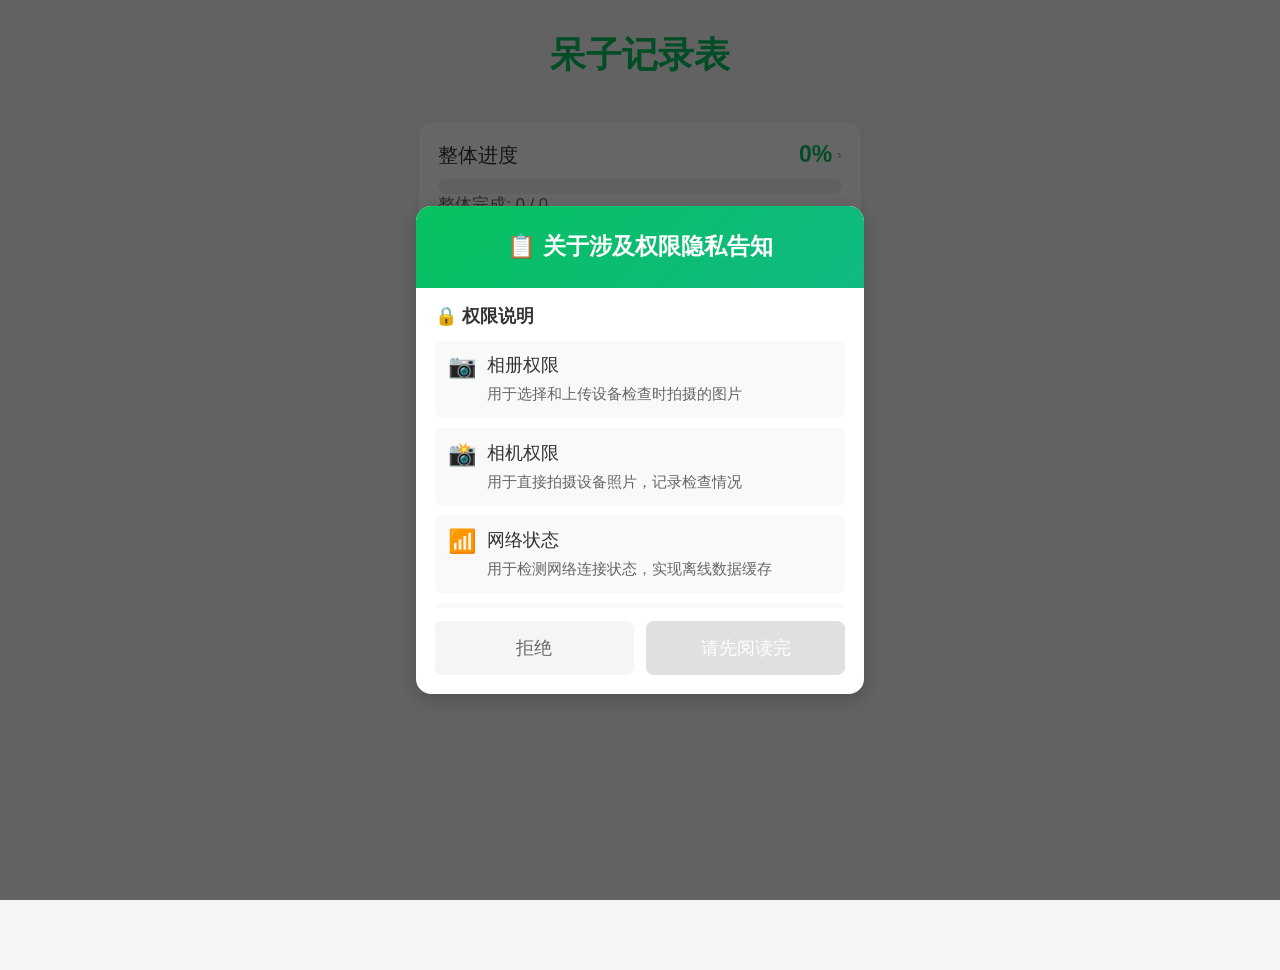
<file: index.html>
<!DOCTYPE html>
<html lang="zh-CN">
<head>
  <meta charset="UTF-8">
  <meta name="viewport" content="width=device-width, initial-scale=1.0, maximum-scale=1.0, user-scalable=no, viewport-fit=cover">
  <meta name="theme-color" content="#07c160">
  <link rel="manifest" href="./manifest.json">
  <link rel="icon" type="image/png" href="./icons/icon-192.png">
  <link rel="stylesheet" href="./css/base.css">
  <link rel="stylesheet" href="./css/index.css">
  <style>
    /* 首页整体按小程序纵向布局，居中列宽 */
    .index-container { padding-top: 0.4rem; }
    .progress-container { width: 100%; max-width: 7.0rem; margin-bottom: 0.1rem; }

    /* 按钮竖排、通栏（与小程序一致） */
    .button-group { flex-direction: column; max-width: 7.0rem; }
    .button-group button { width: 100%; max-width: 100%; }

    /* 三个弹窗统一用 class 控制显隐 */
    .modal-overlay { display: none; }
    .modal-overlay.active { display: flex; }

    /* 临时密码弹窗：内容区滚动，头尾常驻可见 */
    #pwdMask .modal-content { max-height: 88vh; display: flex; flex-direction: column; }
    #pwdMask .modal-body { overflow-y: auto; flex: 1; }
    #pwdList { max-height: none; }
    .password-item { cursor: pointer; }
    .password-item-value { color: #07c160; font-weight: bold; font-size: 0.3rem; word-break: break-all; }

    .current-user { cursor: pointer; }
  </style>
  <title>呆子记录表</title>
</head>
<body>

<div class="index-container">
  <div class="header">
    <div class="title" id="projectName">呆子记录表</div>
    <div class="subtitle" id="projectContent">离线巡检 · 自动水印 · 一键导出</div>
  </div>

  <!-- 进度卡（长按设置今日计划，短按切换今日/整体） -->
  <div class="progress-container" id="progressCard">
    <!-- 今日进度：仅设置今日计划后显示 -->
    <div id="todayProgressBlock" style="display:none">
      <div class="progress-header">
        <span class="progress-title">今日进度</span>
        <span class="progress-header-right">
          <span class="progress-percent" id="todayPct">0%</span>
          <span class="expand-icon">›</span>
        </span>
      </div>
      <div class="progress-bar">
        <div class="progress-fill today-fill" id="todayFill" style="width:0%"></div>
      </div>
      <div class="progress-info">
        <span class="progress-detail">今日完成: <span id="todayChecked">0</span> / <span id="todayPlanTotal">0</span></span>
      </div>
    </div>

    <!-- 整体进度 -->
    <div id="totalProgressBlock">
      <div class="progress-header">
        <span class="progress-title">整体进度</span>
        <span class="progress-header-right">
          <span class="progress-percent" id="progressPct">0%</span>
          <span class="expand-icon" id="progressArrow">›</span>
        </span>
      </div>
      <div class="progress-bar">
        <div class="progress-fill total-fill" id="progressFill" style="width:0%"></div>
      </div>
      <div class="progress-info">
        <span class="progress-detail">整体完成: <span id="checkedCount">0</span> / <span id="totalCount">0</span></span>
        <span class="countdown-tip" id="autoSwitchTip" style="display:none"></span>
      </div>
      <div class="progress-info" id="progressDetail" style="display:none">
        <span class="progress-detail" id="progressDetailText"></span>
      </div>
    </div>
  </div>

  <!-- 授权状态（始终占据位置） -->
  <div class="permission-info-wrapper">
    <div class="permission-info" id="permissionInfo"></div>
  </div>

  <div class="button-group">
    <button class="action-btn start-btn" id="startBtn" type="button">开始</button>
    <button class="action-btn start-btn" id="userBtn" type="button">呆子</button>
    <button class="action-btn report-btn" type="button" onclick="location.href='./report.html'">查看报表</button>
  </div>

  <div class="current-user" id="currentUser" style="display:none"></div>
</div>

<!-- TabBar（与原小程序一致） -->
<div class="tab-bar">
  <div class="tab-item active">首页</div>
  <div class="tab-item" onclick="location.href='./work.html'">工作页面</div>
  <div class="tab-item" onclick="location.href='./settings.html'">设置</div>
</div>

<!-- 授权码输入弹窗 -->
<div class="modal-overlay" id="authMask">
  <div class="modal-content">
    <div class="modal-header"><span class="modal-title">请输入授权码</span></div>
    <div class="modal-body">
      <input class="password-input" id="authInput" type="text" placeholder="请输入授权码" maxlength="40">
    </div>
    <div class="modal-footer">
      <button class="cancel-btn" onclick="closeMask('authMask')">取消</button>
      <button class="confirm-btn" onclick="confirmAuthInput()">确认</button>
    </div>
  </div>
</div>

<!-- 设置用户名称弹窗 -->
<div class="modal-overlay" id="userMask">
  <div class="modal-content">
    <div class="modal-header"><span class="modal-title">设置用户名称</span></div>
    <div class="modal-body">
      <input class="password-input" id="userInput" type="text" placeholder="请输入用户名称" maxlength="20">
    </div>
    <div class="modal-footer">
      <button class="cancel-btn" onclick="closeMask('userMask')">取消</button>
      <button class="confirm-btn" onclick="confirmUserName()">确定</button>
    </div>
  </div>
</div>

<!-- 设置今日计划弹窗 -->
<div class="modal-overlay" id="planMask">
  <div class="modal-content">
    <div class="modal-header"><span class="modal-title" id="planTitle">设置今日计划</span></div>
    <div class="modal-body">
      <input class="password-input" id="planInput" type="text" placeholder="请输入今日计划数量" maxlength="40">
      <div class="modal-hint" id="planHint" style="margin-top:0.16rem"></div>
    </div>
    <div class="modal-footer">
      <button class="cancel-btn" onclick="closeMask('planMask')">取消</button>
      <button class="confirm-btn" onclick="confirmPlan()">确定</button>
    </div>
  </div>
</div>

<!-- 管理员验证弹窗 -->
<div class="modal-overlay" id="adminMask">
  <div class="modal-content">
    <div class="modal-header"><span class="modal-title">管理员验证</span></div>
    <div class="modal-body">
      <input class="password-input" id="adminInput" type="password" placeholder="请输入管理员密码">
    </div>
    <div class="modal-footer">
      <button class="cancel-btn" onclick="closeMask('adminMask')">取消</button>
      <button class="confirm-btn" onclick="confirmAdminPassword()">确定</button>
    </div>
  </div>
</div>

<!-- 管理员 - 生成临时密码弹窗 -->
<div class="modal-overlay" id="pwdMask">
  <div class="modal-content">
    <div class="modal-header"><span class="modal-title">管理员 - 生成临时密码</span></div>
    <div class="modal-body">
      <div class="password-list" id="pwdList"></div>
    </div>
    <div class="modal-footer">
      <button class="confirm-btn" onclick="closeMask('pwdMask')">关闭</button>
    </div>
  </div>
</div>

<!-- 隐私政策弹窗（与小程序一致：读到底 + 3 秒倒计时才能同意） -->
<div class="privacy-modal-overlay" id="privacyModal" style="display:none">
  <div class="privacy-modal-content">
    <div class="privacy-modal-header">
      <span class="privacy-modal-title">📋 关于涉及权限隐私告知</span>
    </div>
    <div class="privacy-modal-body" id="privacyBody">
      <div class="privacy-section">
        <div class="privacy-section-title">🔒 权限说明</div>
        <div class="privacy-item-list">
          <div class="privacy-item">
            <span class="privacy-item-icon">📷</span>
            <div class="privacy-item-info">
              <div class="privacy-item-name">相册权限</div>
              <div class="privacy-item-desc">用于选择和上传设备检查时拍摄的图片</div>
            </div>
          </div>
          <div class="privacy-item">
            <span class="privacy-item-icon">📸</span>
            <div class="privacy-item-info">
              <div class="privacy-item-name">相机权限</div>
              <div class="privacy-item-desc">用于直接拍摄设备照片，记录检查情况</div>
            </div>
          </div>
          <div class="privacy-item">
            <span class="privacy-item-icon">📶</span>
            <div class="privacy-item-info">
              <div class="privacy-item-name">网络状态</div>
              <div class="privacy-item-desc">用于检测网络连接状态，实现离线数据缓存</div>
            </div>
          </div>
          <div class="privacy-item">
            <span class="privacy-item-icon">💾</span>
            <div class="privacy-item-info">
              <div class="privacy-item-name">本地存储</div>
              <div class="privacy-item-desc">用于存储设备检查数据和用户设置</div>
            </div>
          </div>
        </div>
      </div>
      <div class="privacy-section">
        <div class="privacy-section-title">⚠️ 免责声明</div>
        <div class="privacy-disclaimer">
          <div>• 本应用仅供合法的设备检查记录使用</div>
          <div>• 禁止用于任何违法活动或侵犯他人权益的行为</div>
          <div>• 所有数据仅存储在您的设备本地</div>
          <div>• 开发者不对数据丢失承担责任</div>
          <div>• 使用本应用产生的后果由使用者自行承担</div>
        </div>
      </div>
      <div class="privacy-countdown-area">
        <div class="privacy-countdown" id="privacyCountdown" style="display:none">
          <span class="privacy-countdown-text">请等待 <span class="countdown-number" id="countdownNumber">3</span> 秒</span>
        </div>
        <div class="privacy-countdown-complete" id="privacyCountdownComplete" style="display:none">
          <span class="privacy-countdown-complete-text">✓ 已阅读完毕</span>
        </div>
      </div>
    </div>
    <div class="privacy-modal-footer">
      <button class="privacy-btn privacy-btn-secondary" type="button" onclick="rejectPrivacy()">拒绝</button>
      <button class="privacy-btn privacy-btn-primary disabled" type="button" id="privacyAgreeBtn" onclick="agreePrivacy()">请先阅读完</button>
    </div>
  </div>
</div>

<script src="./js/wx-polyfill.js"></script>
<script>
if ('serviceWorker' in navigator) navigator.serviceWorker.register('./sw.js');

var DAY = 24 * 60 * 60 * 1000;
var permissionTimer = null;

/* ---------------- 基础工具 ---------------- */
function closeMask(id) {
  document.getElementById(id).classList.remove('active');
}
function openMask(id) {
  document.getElementById(id).classList.add('active');
}
function getExpireTime() {
  return Number(wx.getStorageSync('appPermissionExpireTime')) || 0;
}
function pad2(n) { return (n < 10 ? '0' : '') + n; }
function formatTime(ts) {
  var d = new Date(ts);
  return d.getFullYear() + '-' + pad2(d.getMonth() + 1) + '-' + pad2(d.getDate()) +
    ' ' + pad2(d.getHours()) + ':' + pad2(d.getMinutes());
}

/* ---------------- 今日计划（长按进度卡设置） ---------------- */
var PLAN_COUNT_KEY = 'dailyPlanCount';
var PLAN_DATE_KEY = 'dailyPlanDate';
var planCount = 0;
var autoSwitchTimer = null;
var autoSwitchLeft = 0;

function getTodayStr() {
  var d = new Date();
  return d.getFullYear() + '-' + pad2(d.getMonth() + 1) + '-' + pad2(d.getDate());
}

/* 读取今日计划；不是今天设置的则自动清除 */
function loadPlanCount() {
  var saved = parseInt(wx.getStorageSync(PLAN_COUNT_KEY)) || 0;
  var savedDate = wx.getStorageSync(PLAN_DATE_KEY);
  if (saved > 0 && savedDate && savedDate !== getTodayStr()) {
    wx.removeStorageSync(PLAN_COUNT_KEY);
    wx.removeStorageSync(PLAN_DATE_KEY);
    return 0;
  }
  return saved > 0 ? saved : 0;
}

/* 判断检查时间是否为今天，兼容 2026/10/31 14:30:00、2026-10-31、带上午/下午 等写法 */
function isTodayTime(value) {
  if (!value) return false;
  var s = String(value);
  var cut = s.search(/上午|下午/);
  if (cut > 0) s = s.slice(0, cut);
  var space = s.indexOf(' ');
  var datePart = space > 0 ? s.slice(0, space) : s;
  var y, m, d;
  if (datePart.indexOf('/') > 0) {
    var a = datePart.split('/'); y = a[0]; m = a[1]; d = a[2];
  } else if (datePart.indexOf('-') > 0) {
    var b = datePart.split('-'); y = b[0]; m = b[1]; d = b[2];
  } else {
    return false;
  }
  if (String(y).length === 2) y = '20' + y;
  return y + '-' + pad2(parseInt(m, 10)) + '-' + pad2(parseInt(d, 10)) === getTodayStr();
}

/* ---------------- 设备数据读取与统计口径（与小程序一致） ---------------- */
// 读取设备列表：合并分片（_sharded），并兜底旧键 machines
function loadMachines() {
  var data = wx.getStorageSync('machineStatus') || {};
  if (data._sharded) {
    var list = [];
    for (var i = 0; i < (data._shardCount || 0); i++) {
      try {
        var shard = wx.getStorageSync('machineStatus_shard_' + i);
        if (shard) list = list.concat(shard);
      } catch (e) { /* 忽略损坏分片 */ }
    }
    data.checkStatus = list;
  }
  var machines = data.checkStatus;
  if (!Array.isArray(machines) || machines.length === 0) {
    var old = wx.getStorageSync('machines');
    if (Array.isArray(old)) machines = old;
  }
  return Array.isArray(machines) ? machines : [];
}

// 完成判定：小程序用 isChecked，PWA 用 status，两者都认
function isMachineChecked(m) {
  if (!m) return false;
  if (m.isChecked === true || m.isChecked === 'true' || m.isChecked === 1) return true;
  return m.status === 'normal' || m.status === 'warning' || m.status === 'error';
}

// 检查时间：三种字段名都兼容
function machineCheckTime(m) {
  return m.lastCheck || m.checkTime || m.statusTime || '';
}

// 进度分母：设置页机台总数 → 独立 totalCount 键 → 实际设备数
function getTotalCount(machines) {
  var ms = wx.getStorageSync('machineStatus') || {};
  var raw = (ms.totalCount !== undefined && ms.totalCount !== null) ? ms.totalCount : wx.getStorageSync('totalCount');
  var n = parseInt(raw, 10);
  return (!isNaN(n) && n > 0) ? n : machines.length;
}

/* ---------------- 首页数据 ---------------- */
function renderProgress() {
  var settings = wx.getStorageSync('machineSettings') || {};
  document.getElementById('projectName').textContent = settings.projectName || '呆子记录表';
  document.getElementById('projectContent').textContent = settings.projectContent || '';

  var machines = loadMachines();
  var checked = machines.filter(isMachineChecked).length;
  var imgCount = 0;
  // 有照片的机台数量（不是照片张数）
  machines.forEach(function (m) { if ((m.images || []).length > 0) imgCount++; });

  var total = getTotalCount(machines);
  var pct = total > 0 ? Math.round((checked / total) * 100) : 0;
  document.getElementById('checkedCount').textContent = checked;
  document.getElementById('totalCount').textContent = total;
  document.getElementById('progressPct').textContent = pct + '%';
  document.getElementById('progressFill').style.width = pct + '%';
  var detailText = '已检查 ' + checked + ' · 未检查 ' + (total - checked);
  // 没有任何照片时不显示照片统计
  if (imgCount > 0) detailText += ' · 有照片 ' + imgCount + ' 台';
  document.getElementById('progressDetailText').textContent = detailText;

  // 今日完成数：今天标记过状态的数量
  var todayChecked = machines.filter(function (m) {
    if (!isMachineChecked(m)) return false;
    return isTodayTime(machineCheckTime(m));
  }).length;
  var planBase = planCount > 0 ? planCount : total;
  var todayPct = planBase > 0 ? Math.round((todayChecked / planBase) * 100) : 0;

  document.getElementById('todayChecked').textContent = todayChecked;
  document.getElementById('todayPlanTotal').textContent = planBase;
  document.getElementById('todayPct').textContent = todayPct + '%';
  document.getElementById('todayFill').style.width = todayPct + '%';

  // 设置了今日计划则默认显示今日进度
  document.getElementById('todayProgressBlock').style.display = planCount > 0 ? 'block' : 'none';
  document.getElementById('totalProgressBlock').style.display = planCount > 0 ? 'none' : 'block';
}

/* 短按进度卡：有今日计划时在 今日/整体 间切换，否则展开明细 */
function toggleProgressDetail() {
  if (planCount > 0) {
    var totalVisible = document.getElementById('totalProgressBlock').style.display !== 'none';
    if (totalVisible) {
      stopAutoSwitch();
      renderProgress();
    } else {
      showTotalTemporarily();
    }
    return;
  }
  var box = document.getElementById('progressDetail');
  var arrow = document.getElementById('progressArrow');
  var open = box.style.display !== 'none';
  box.style.display = open ? 'none' : 'block';
  arrow.textContent = open ? '›' : '⌄';
}

/* 临时查看整体进度，5 秒后自动切回今日进度 */
function showTotalTemporarily() {
  document.getElementById('todayProgressBlock').style.display = 'none';
  document.getElementById('totalProgressBlock').style.display = 'block';
  var tip = document.getElementById('autoSwitchTip');
  autoSwitchLeft = 5;
  tip.textContent = autoSwitchLeft + '秒后返回';
  tip.style.display = 'inline';
  if (autoSwitchTimer) clearInterval(autoSwitchTimer);
  autoSwitchTimer = setInterval(function () {
    autoSwitchLeft -= 1;
    if (autoSwitchLeft <= 0) {
      stopAutoSwitch();
      renderProgress();
      return;
    }
    tip.textContent = autoSwitchLeft + '秒后返回';
  }, 1000);
}

function stopAutoSwitch() {
  if (autoSwitchTimer) { clearInterval(autoSwitchTimer); autoSwitchTimer = null; }
  var tip = document.getElementById('autoSwitchTip');
  tip.style.display = 'none';
  tip.textContent = '';
}

/* ---------------- 设置今日计划弹窗 ---------------- */
function openPlanModal() {
  var cur = planCount || 0;
  document.getElementById('planTitle').textContent = '设置今日计划';
  document.getElementById('planHint').textContent = cur > 0
    ? ('当前计划 ' + cur + '，输入新数量修改，输0关闭')
    : '请输入今日计划数量';
  var input = document.getElementById('planInput');
  input.value = '';
  openMask('planMask');
  setTimeout(function () { input.focus(); }, 100);
}

function confirmPlan() {
  var val = (document.getElementById('planInput').value || '').trim();
  if (!val) { wx.showToast({ title: '请输入数量', icon: 'none' }); return; }

  // 指令 0000：关闭授权
  if (val === '0000') { closeMask('planMask'); clearAuth(); return; }
  // 授权码格式：直接验证授权
  if (/^[A-Za-z]\d{10}\/\d+\/\d+/.test(val)) { closeMask('planMask'); verifyAuthCode(val); return; }

  var num = parseInt(val, 10);
  if (isNaN(num)) { wx.showToast({ title: '请输入有效数字', icon: 'none' }); return; }

  var cur = planCount || 0;
  if (num === 0) {
    if (cur === 0) { closeMask('planMask'); return; }
    planCount = 0;
    wx.removeStorageSync(PLAN_COUNT_KEY);
    wx.removeStorageSync(PLAN_DATE_KEY);
    closeMask('planMask');
    renderProgress();
    recordPlanChange('关闭今日计划', 0);
    wx.showToast({ title: '已关闭计划', icon: 'success' });
  } else if (num > 0) {
    if (num === cur) { wx.showToast({ title: '与当前计划相同', icon: 'none' }); return; }
    planCount = num;
    wx.setStorageSync(PLAN_COUNT_KEY, num);
    wx.setStorageSync(PLAN_DATE_KEY, getTodayStr());
    closeMask('planMask');
    renderProgress();
    recordPlanChange(cur > 0 ? '更改今日计划' : '开启今日计划', num);
    wx.showToast({ title: cur > 0 ? '今日计划已更新' : '今日计划已开启', icon: 'success' });
  } else {
    wx.showToast({ title: '请输入大于0的数字', icon: 'none' });
  }
}

/* 计划变更写入变更历史（deviceChangeHistory，与小程序一致） */
function recordPlanChange(action, count) {
  try {
    var logs = wx.getStorageSync('deviceChangeHistory');
    if (!Array.isArray(logs)) logs = [];
    var now = new Date();
    var dateStr = getTodayStr();
    var timeStr = pad2(now.getHours()) + ':' + pad2(now.getMinutes()) + ':' + pad2(now.getSeconds());
    var endDateStr = (now.getMonth() + 1) + '/' + now.getDate();

    var lastPlanTime = '';
    var lastPlanCount = 0;
    for (var i = logs.length - 1; i >= 0; i--) {
      var r = logs[i];
      if (r && /计划$/.test(r.action || '') && String(r.time || '').indexOf(dateStr) === 0) {
        lastPlanTime = r.time;
        var mt = r.detail ? String(r.detail).match(/计划数量[：:]\s*(\d+)/) : null;
        lastPlanCount = mt ? parseInt(mt[1], 10) : (r.planCount || 0);
        break;
      }
    }

    // 同一天只保留最后一次计划记录
    logs = logs.filter(function (r) {
      return !(r && /计划$/.test(r.action || '') && String(r.time || '').indexOf(dateStr) === 0);
    });

    var detail = (action === '关闭今日计划')
      ? '关闭当日计划'
      : ('计划数量：' + count + '台，' + endDateStr + ' 23:59结束');
    var settings = wx.getStorageSync('machineSettings') || {};

    logs.push({
      id: Date.now().toString() + Math.random().toString(36).substr(2, 9),
      machineName: '',
      machineId: '',
      location: settings.projectName || wx.getStorageSync('projectName') || '',
      action: action,
      detail: detail,
      planCount: count,
      lastPlanTime: lastPlanTime,
      lastPlanCount: lastPlanCount,
      time: dateStr + ' ' + timeStr,
      changedAt: Date.now()
    });

    wx.setStorageSync('deviceChangeHistory', logs);
  } catch (e) {
    console.warn('[PWA] 记录今日计划变更失败:', e);
  }
}

/* ---------------- 授权状态显示 ---------------- */
function updatePermissionDisplay() {
  var info = document.getElementById('permissionInfo');
  var expire = getExpireTime();
  if (!expire) { info.textContent = ''; return; }
  var remaining = expire - Date.now();
  if (remaining <= 0) {
    wx.removeStorageSync('appPermissionExpireTime');
    wx.removeStorageSync('appPasswordVerified');
    info.textContent = '';
    return;
  }
  var days = Math.floor(remaining / DAY);
  var hours = Math.floor((remaining % DAY) / 3600000);
  var minutes = Math.floor((remaining % 3600000) / 60000);
  var seconds = Math.floor((remaining % 60000) / 1000);
  var text;
  if (days > 0) text = days + '天';
  else if (hours > 0) text = hours + '小时' + minutes + '分钟';
  else if (minutes > 0) text = minutes + '分钟' + seconds + '秒';
  else text = seconds + '秒';
  info.textContent = '授权剩余：' + text;
}

/* 按剩余时长智能刷新（远则每天/每小时，近则每分钟/每秒） */
function schedulePermissionTimer() {
  if (permissionTimer) { clearTimeout(permissionTimer); permissionTimer = null; }
  var expire = getExpireTime();
  if (!expire || expire <= Date.now()) return;

  function next() {
    var remaining = expire - Date.now();
    if (remaining <= 0) { permissionTimer = null; updatePermissionDisplay(); return; }
    updatePermissionDisplay();
    var now = new Date();
    var delay;
    if (remaining > 2 * DAY) {
      delay = new Date(now.getFullYear(), now.getMonth(), now.getDate() + 1).getTime() - now.getTime();
    } else if (remaining > 3600000) {
      delay = new Date(now.getFullYear(), now.getMonth(), now.getDate(), now.getHours() + 1).getTime() - now.getTime();
    } else if (remaining > 600000) {
      delay = new Date(now.getFullYear(), now.getMonth(), now.getDate(), now.getHours(), now.getMinutes() + 1).getTime() - now.getTime();
    } else {
      delay = 1000;
    }
    permissionTimer = setTimeout(next, delay);
  }
  next();
}

/* ---------------- 用户名称 ---------------- */
function renderUserName() {
  var name = wx.getStorageSync('daziButtonName') || wx.getStorageSync('userName') || '';
  document.getElementById('userBtn').textContent = name || '呆子';
  var cur = document.getElementById('currentUser');
  if (name) {
    cur.textContent = '当前用户: ' + name;
    cur.style.display = 'block';
  } else {
    cur.textContent = '';
    cur.style.display = 'none';
  }
}

function onUserBtnClick() {
  wx.showToast({ title: '请长按更改用户名称', icon: 'none' });
}

function openUserModal() {
  document.getElementById('userInput').value = wx.getStorageSync('daziButtonName') || '';
  openMask('userMask');
  setTimeout(function () { document.getElementById('userInput').focus(); }, 100);
}

function confirmUserName() {
  var val = (document.getElementById('userInput').value || '').trim();
  if (!val) return;
  if (val === '0000') { closeMask('userMask'); openAdminModal(); return; }
  if (val.charAt(0) === 'a') {
    wx.showToast({ title: '用户名不能以a开头', icon: 'none' });
    return;
  }
  wx.setStorageSync('userName', val);
  wx.setStorageSync('daziButtonName', val);
  closeMask('userMask');
  renderUserName();
  wx.showToast({ title: '用户名称已设置', icon: 'success' });
}

function onCurrentUserTap() {
  wx.showToast({ title: '请在设备详情中添加照片', icon: 'none' });
}

/* ---------------- 管理员验证 / 生成临时密码 ---------------- */
function openAdminModal() {
  document.getElementById('adminInput').value = '';
  openMask('adminMask');
  setTimeout(function () { document.getElementById('adminInput').focus(); }, 100);
}

function confirmAdminPassword() {
  var val = document.getElementById('adminInput').value || '';
  var adminPassword = wx.getStorageSync('adminPassword') || 'admin123';
  if (val === adminPassword) {
    closeMask('adminMask');
    generatePasswordList();
  } else {
    wx.showToast({ title: '密码错误', icon: 'none' });
  }
}

function generatePasswordList() {
  var now = Date.now();
  var timestampStr = now.toString();
  var options = [
    { label: '3分钟试用', typeCode: 1, value: 3 },
    { label: '1天', typeCode: 2, value: 1 },
    { label: '30天', typeCode: 2, value: 30 },
    { label: '180天', typeCode: 2, value: 180 },
    { label: '360天', typeCode: 2, value: 360 }
  ];
  var letterPrefix = 'ABCDEFGHJKLMNPQRSTUVWXYZ';

  var html = options.map(function (opt) {
    var randomLetter = letterPrefix.charAt(Math.floor(Math.random() * letterPrefix.length));
    var randomNum = Math.floor(Math.random() * 9000) + 1000;
    var timestampPart = randomLetter + timestampStr.substring(timestampStr.length - 6) + randomNum;

    var expireTime = now;
    if (opt.typeCode === 1) {
      expireTime += opt.value * 60 * 1000;
    } else {
      var d = new Date(now + opt.value * DAY);
      d.setHours(23, 59, 59, 999);
      expireTime = d.getTime();
    }
    var expireOffset = Math.round((expireTime - now) / 60000);
    var pwd = timestampPart + '/' + opt.typeCode + '/' + opt.value + '/' + expireOffset;

    return '<div class="password-item" data-pwd="' + pwd + '" onclick="copyPassword(this)">' +
      '<div class="password-item-label">' + opt.label + '</div>' +
      '<div class="password-item-value">' + pwd + '</div>' +
      '<div class="password-item-expire">有效期至：' + formatTime(expireTime) + '</div>' +
      '<div class="password-item-tip">点击复制</div>' +
      '</div>';
  }).join('');

  document.getElementById('pwdList').innerHTML = html;
  openMask('pwdMask');
}

function copyPassword(el) {
  var pwd = el.getAttribute('data-pwd');
  if (navigator.clipboard && navigator.clipboard.writeText) {
    navigator.clipboard.writeText(pwd).then(function () {
      wx.showToast({ title: '密码已复制', icon: 'success' });
    }, fallbackCopy);
  } else {
    fallbackCopy();
  }
  function fallbackCopy() {
    var ta = document.createElement('textarea');
    ta.value = pwd;
    document.body.appendChild(ta);
    ta.select();
    try { document.execCommand('copy'); wx.showToast({ title: '密码已复制', icon: 'success' }); }
    catch (e) { wx.showToast({ title: '复制失败', icon: 'none' }); }
    ta.remove();
  }
}

/* ---------------- 授权码 ---------------- */
function openAuthModal() {
  document.getElementById('authInput').value = '';
  openMask('authMask');
  setTimeout(function () { document.getElementById('authInput').focus(); }, 100);
}

function confirmAuthInput() {
  var val = (document.getElementById('authInput').value || '').trim();
  if (!val) { wx.showToast({ title: '请输入授权码', icon: 'none' }); return; }
  if (val === '0000') { closeMask('authMask'); clearAuth(); return; }
  verifyAuthCode(val);
}

/* 关闭授权 */
function clearAuth() {
  wx.removeStorageSync('videoPermission');
  wx.removeStorageSync('appPermissionExpireTime');
  wx.removeStorageSync('appPasswordVerified');
  wx.removeStorageSync('lastAuthCode');
  if (permissionTimer) { clearTimeout(permissionTimer); permissionTimer = null; }
  updatePermissionDisplay();
  wx.showToast({ title: '授权已关闭', icon: 'success' });
}

function verifyAuthCode(password) {
  var now = Date.now();
  if (!/^[A-Za-z]\d{10}\/\d+\/\d+\/\d+/.test(password)) {
    wx.showToast({ title: '请输入有效授权码', icon: 'none' });
    return;
  }
  var parts = password.split('/');
  var timestampPart = parts[0];
  var typeCode = parseInt(parts[1]);
  var expireValue = parts[2];
  var expireSuffix = parts[3];
  var expireType = { 1: 'minutes', 2: 'days', 3: 'date' }[typeCode];
  if (!expireType) { wx.showToast({ title: '密码格式错误', icon: 'none' }); return; }

  // 防重复使用
  var usedCodes = wx.getStorageSync('usedAuthCodes') || [];
  if (usedCodes.indexOf(password) >= 0) {
    wx.showToast({ title: '授权码已被使用，请勿重复使用', icon: 'none' });
    return;
  }

  // 解析生成时间（10 分钟内有效）
  var m = timestampPart.match(/^[A-Za-z](\d{10})$/);
  if (!m) { wx.showToast({ title: '密码格式错误', icon: 'none' }); return; }
  var digits = m[1].substring(0, 6);
  var nowStr = now.toString();
  var prefix = nowStr.substring(0, nowStr.length - 6);
  var timestamp = parseInt(prefix + digits);
  if (Math.abs(now - timestamp) > 10 * 60 * 1000) {
    var prevPrefix = (now - 60000).toString().substring(0, nowStr.length - 6);
    timestamp = parseInt(prevPrefix + digits);
  }
  if (Math.abs(now - timestamp) > 10 * 60 * 1000) {
    wx.showToast({ title: '密码已过期，请获取新密码', icon: 'none' });
    return;
  }

  var expireOffset = parseInt(expireSuffix);
  if (isNaN(expireOffset) || expireOffset <= 0) {
    wx.showToast({ title: '授权码格式错误', icon: 'none' });
    return;
  }

  var expireTime;
  if (expireType === 'minutes') {
    expireValue = parseInt(expireValue);
    if (isNaN(expireValue) || expireValue <= 0 || expireValue > 10) {
      wx.showToast({ title: '密码格式错误', icon: 'none' });
      return;
    }
    expireTime = now + expireValue * 60 * 1000;
  } else if (expireType === 'days') {
    expireValue = parseInt(expireValue);
    if ([1, 30, 180, 360].indexOf(expireValue) < 0) {
      wx.showToast({ title: '密码格式错误', icon: 'none' });
      return;
    }
    // 校验内置偏移，允许 1 天误差（到期日对齐 23:59:59）
    if (Math.abs(expireOffset - expireValue * 24 * 60) > 1440) {
      wx.showToast({ title: '授权码已被篡改', icon: 'none' });
      return;
    }
    var d = new Date(timestamp + expireValue * DAY);
    d.setHours(23, 59, 59, 999);
    expireTime = d.getTime();
  } else {
    wx.showToast({ title: '授权码类型错误', icon: 'none' });
    return;
  }

  // 授权码自身是否已过期
  if (now >= timestamp + expireOffset * 60 * 1000) {
    wx.showToast({ title: '授权码已过期，请获取新密码', icon: 'none' });
    return;
  }

  wx.setStorageSync('videoPermission', {
    status: 'approved',
    approveTime: new Date().toISOString(),
    expireType: expireType,
    expireValue: expireValue,
    password: password
  });
  wx.setStorageSync('appPermissionExpireTime', expireTime);
  wx.setStorageSync('appPasswordVerified', true);
  usedCodes.push(password);
  wx.setStorageSync('usedAuthCodes', usedCodes);

  closeMask('authMask');
  updatePermissionDisplay();
  schedulePermissionTimer();
  if (wx.__updateTabBarVisibility) wx.__updateTabBarVisibility();

  var expireText = expireType === 'minutes' ? expireValue + '分钟' : expireValue + '天';
  wx.showToast({ title: '✅ 授权成功：' + expireText + '（至 ' + formatTime(expireTime) + '）', icon: 'none', duration: 2500 });
}

/* ---------------- 开始按钮（点击进入 / 3分钟试用 / 长按输入授权码） ---------------- */
function hasValidAuth() {
  var verified = wx.getStorageSync('appPasswordVerified');
  var expire = getExpireTime();
  return !!verified && (!expire || expire > Date.now());
}

function onStartTap() {
  if (hasValidAuth()) { location.href = './work.html'; return; }

  // 3 分钟试用：每个自然小时限一次
  var now = new Date();
  var hourKey = now.getFullYear() + '-' + now.getMonth() + '-' + now.getDate() + '-' + now.getHours();
  if ((wx.getStorageSync('lastTrialHour') || '') === hourKey) {
    openAuthModal();
    return;
  }
  wx.setStorageSync('appPasswordVerified', true);
  wx.setStorageSync('appPermissionExpireTime', Date.now() + 3 * 60 * 1000);
  wx.setStorageSync('lastTrialHour', hourKey);
  updatePermissionDisplay();
  schedulePermissionTimer();
  if (wx.__updateTabBarVisibility) wx.__updateTabBarVisibility();
  wx.showToast({ title: '3分钟试用模式', icon: 'none' });
  location.href = './work.html';
}

/* 长按识别（PC 右键 / 移动端 500ms 长按） */
function bindLongPress(el, onLong, onShort) {
  var timer = null;
  var longFired = false;
  function start() {
    longFired = false;
    timer = setTimeout(function () { longFired = true; onLong(); }, 500);
  }
  function end() {
    if (timer) { clearTimeout(timer); timer = null; }
  }
  el.addEventListener('pointerdown', start);
  el.addEventListener('pointerup', function () {
    end();
    if (!longFired && onShort) onShort();
  });
  el.addEventListener('pointerleave', end);
  el.addEventListener('pointercancel', end);
  el.addEventListener('contextmenu', function (e) { e.preventDefault(); });
}

bindLongPress(document.getElementById('startBtn'), function () { openAuthModal(); }, onStartTap);
bindLongPress(document.getElementById('userBtn'), openUserModal, onUserBtnClick);
// 进度卡：长按设置今日计划，短按切换今日/整体进度
bindLongPress(document.getElementById('progressCard'), openPlanModal, toggleProgressDetail);

/* ---------------- 隐私政策门禁（读到底 + 3 秒倒计时） ---------------- */
var privacyScrolled = false;
var privacyCountdownDone = false;
var privacyCountdownTimer = null;

function isPrivacyAgreed() {
  var v = wx.getStorageSync('privacyAgreed');
  return v === true || v === 'true';
}

function checkPrivacyAgreement() {
  if (isPrivacyAgreed()) return;
  document.getElementById('privacyModal').style.display = 'flex';

  var body = document.getElementById('privacyBody');
  body.addEventListener('scroll', function () {
    if (privacyScrolled) return;
    if (body.scrollTop + body.clientHeight >= body.scrollHeight - 12) {
      privacyScrolled = true;
      startPrivacyCountdown();
    }
  });
  // 内容不满一屏时直接视为读完
  setTimeout(function () {
    if (!privacyScrolled && body.scrollHeight <= body.clientHeight + 4) {
      privacyScrolled = true;
      startPrivacyCountdown();
    }
  }, 300);
}

function startPrivacyCountdown() {
  if (privacyCountdownDone || privacyCountdownTimer) return;
  var left = 3;
  var tip = document.getElementById('privacyCountdown');
  tip.style.display = '';
  document.getElementById('countdownNumber').textContent = left;
  privacyCountdownTimer = setInterval(function () {
    left -= 1;
    if (left <= 0) {
      clearInterval(privacyCountdownTimer);
      privacyCountdownTimer = null;
      privacyCountdownDone = true;
      document.getElementById('privacyCountdown').style.display = 'none';
      document.getElementById('privacyCountdownComplete').style.display = '';
      updatePrivacyAgreeBtn();
      return;
    }
    document.getElementById('countdownNumber').textContent = left;
  }, 1000);
}

function updatePrivacyAgreeBtn() {
  var btn = document.getElementById('privacyAgreeBtn');
  var ok = privacyScrolled && privacyCountdownDone;
  btn.classList.toggle('disabled', !ok);
  btn.textContent = ok ? '同意' : '请先阅读完';
}

function agreePrivacy() {
  if (!(privacyScrolled && privacyCountdownDone)) {
    wx.showToast({ title: '请先阅读完隐私政策', icon: 'none' });
    return;
  }
  wx.setStorageSync('privacyAgreed', 'true');
  document.getElementById('privacyModal').style.display = 'none';
  if (wx.__updateTabBarVisibility) wx.__updateTabBarVisibility();
  wx.showToast({ title: '已同意', icon: 'success' });
}

function rejectPrivacy() {
  // 浏览器无法退出应用，保持弹窗并提示
  wx.showToast({ title: '需同意隐私政策后才能使用', icon: 'none' });
}

/* ---------------- 启动 ---------------- */
planCount = loadPlanCount();
renderProgress();
renderUserName();
updatePermissionDisplay();
schedulePermissionTimer();
checkPrivacyAgreement();

// 从工作页返回时刷新进度（含 bfcache 恢复）
window.addEventListener('pageshow', function () {
  planCount = loadPlanCount();
  renderProgress();
});
</script>
</body>
</html>
</file>
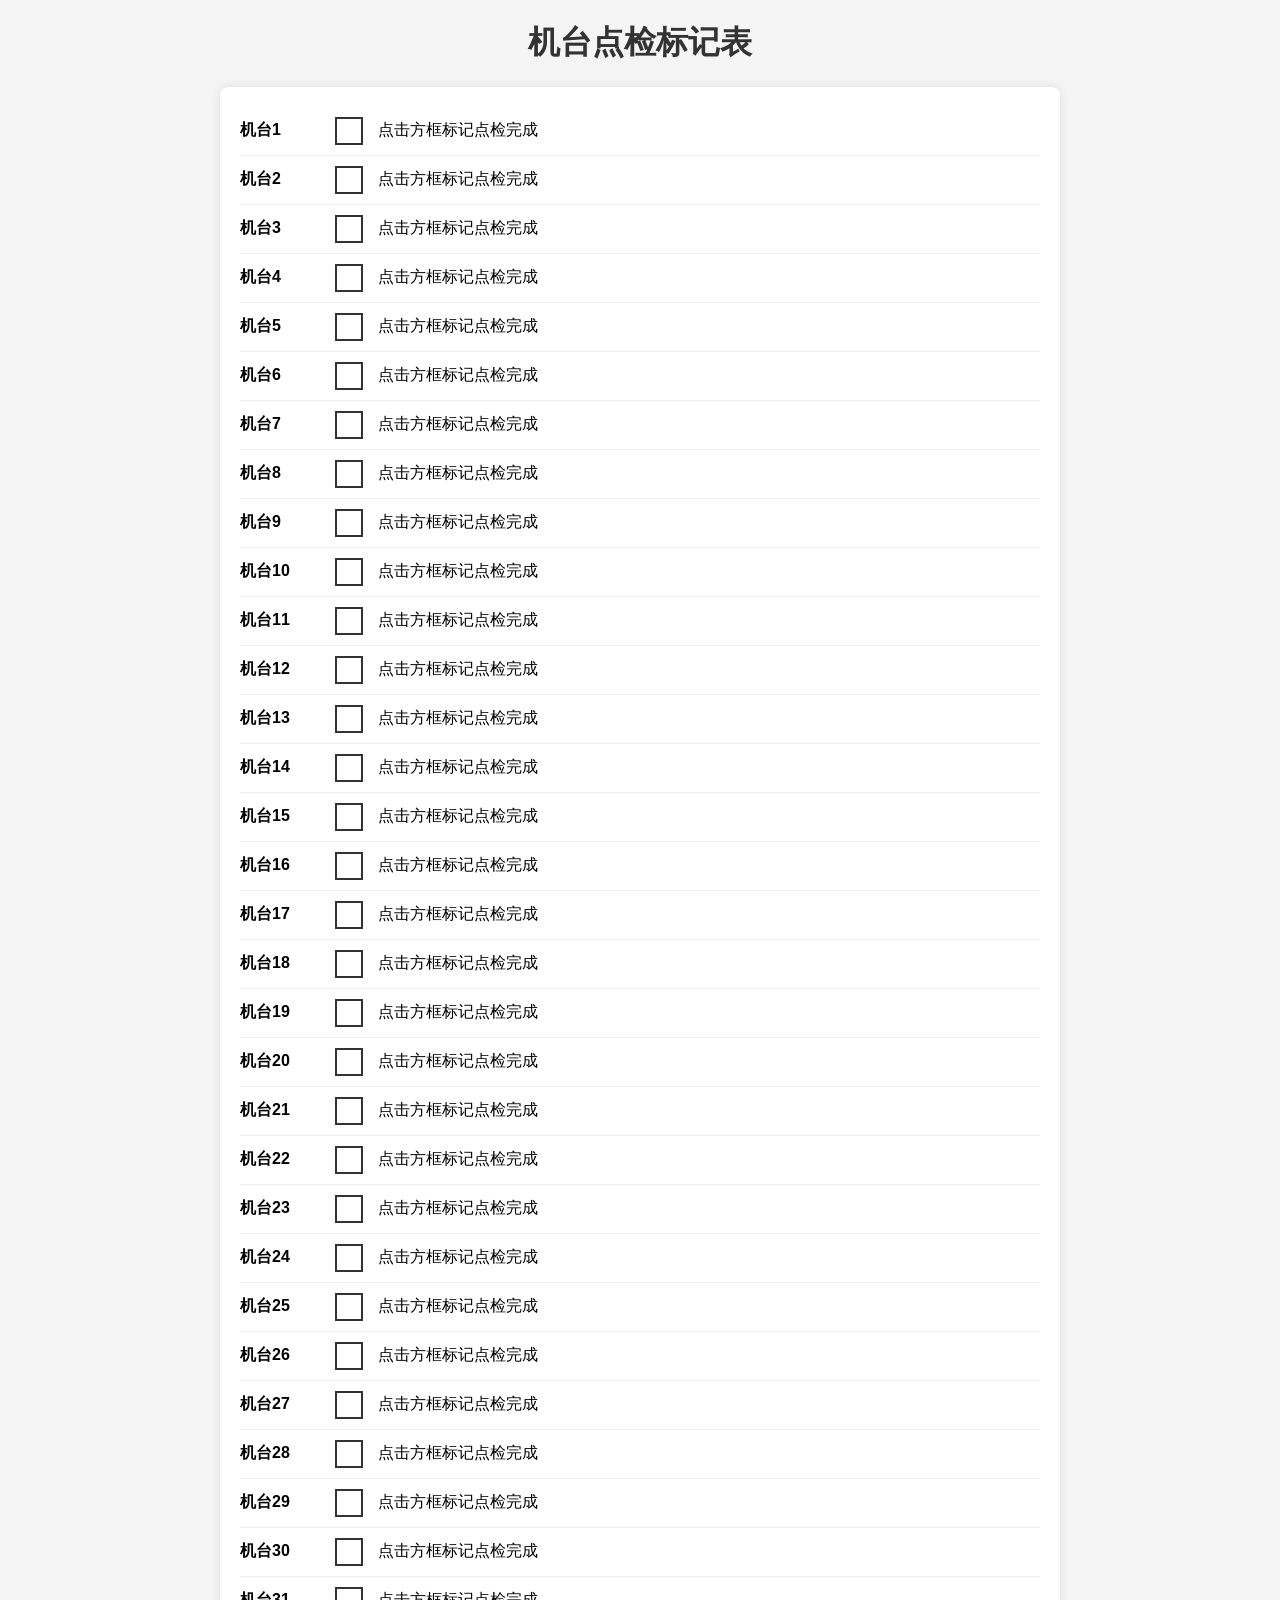
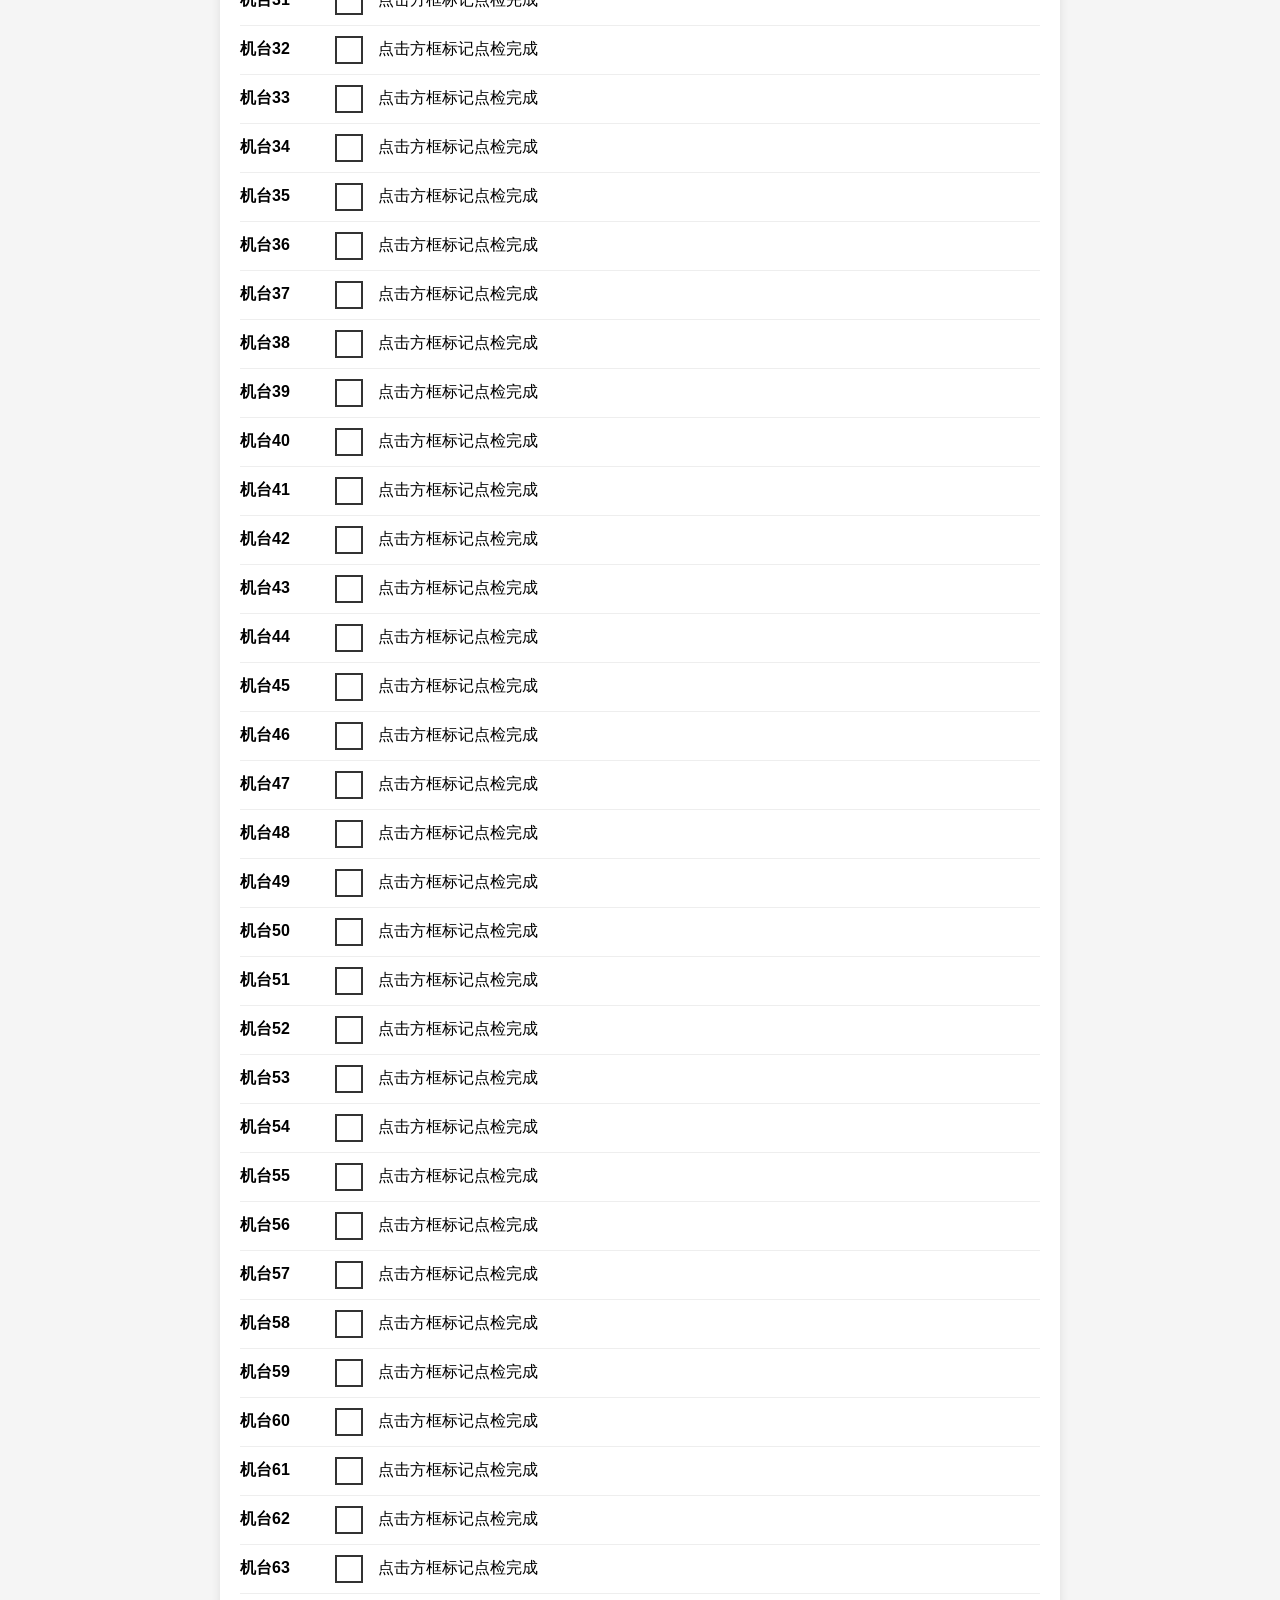
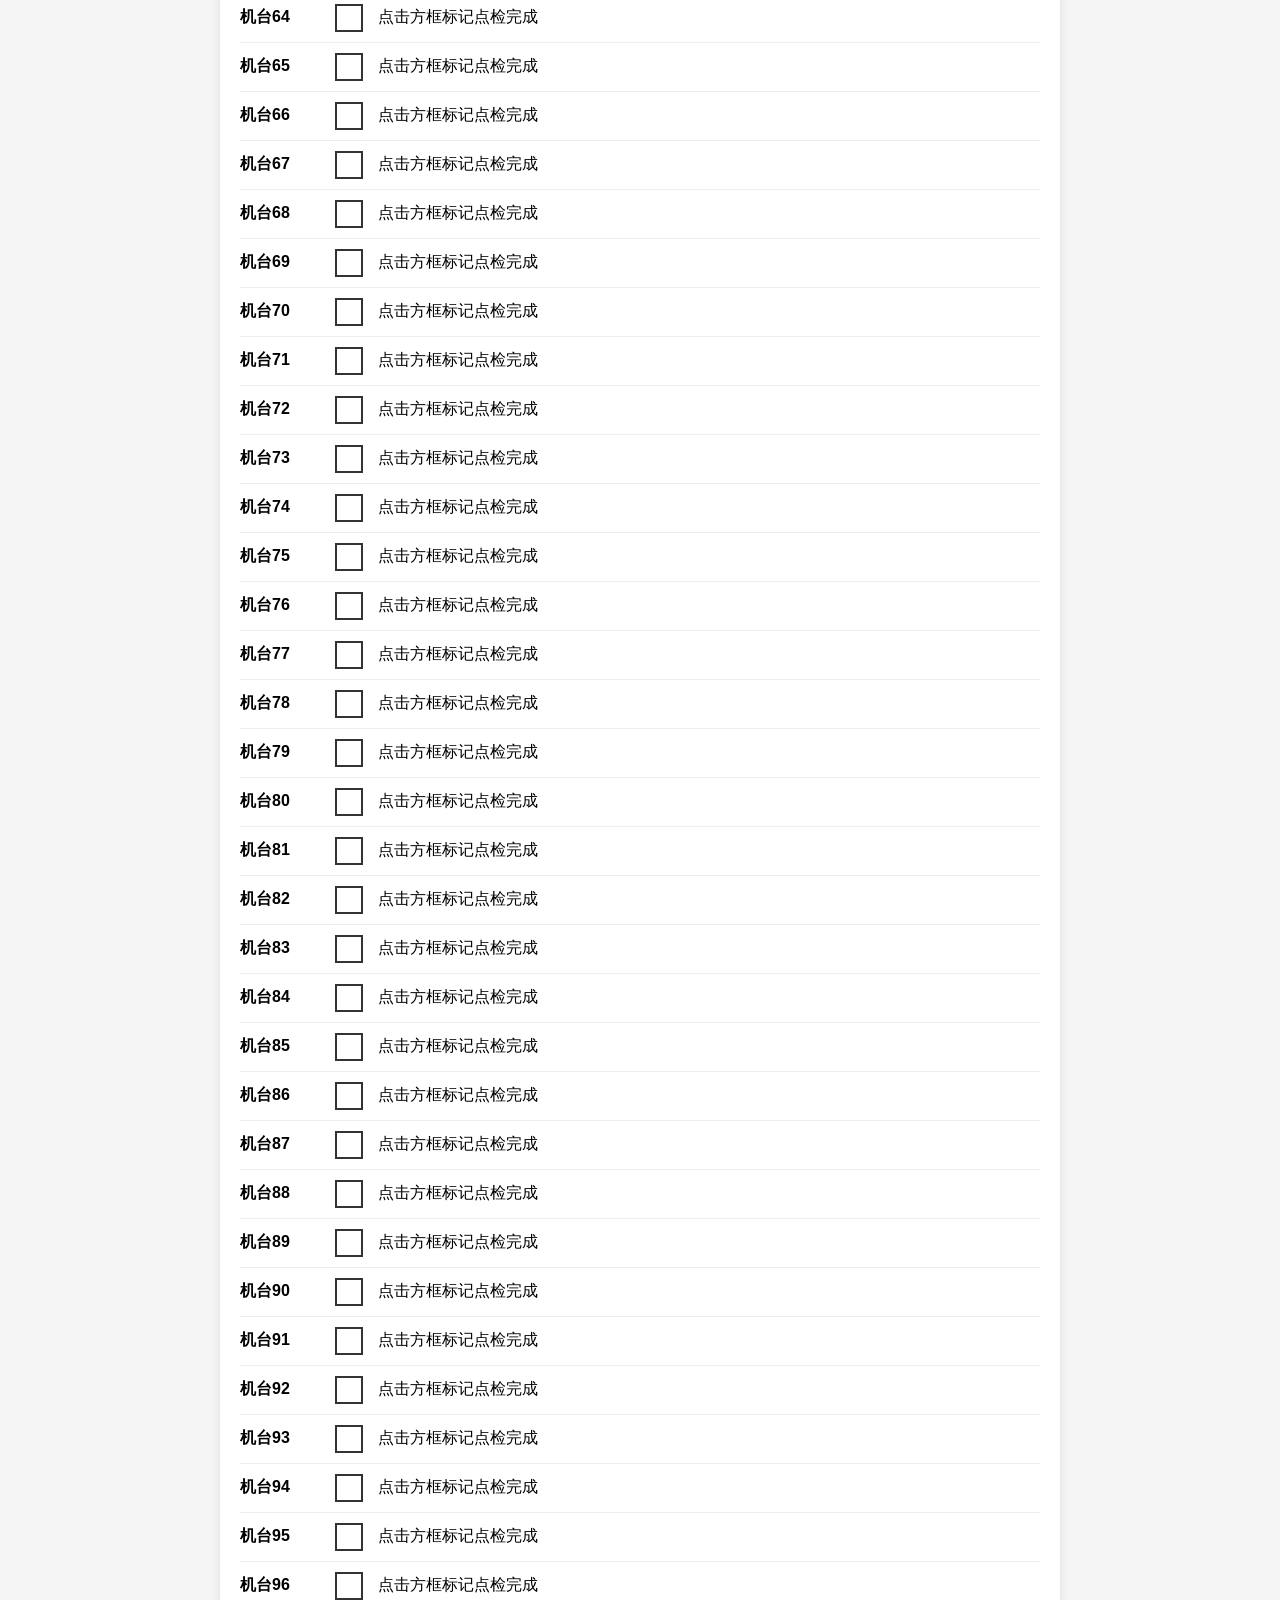
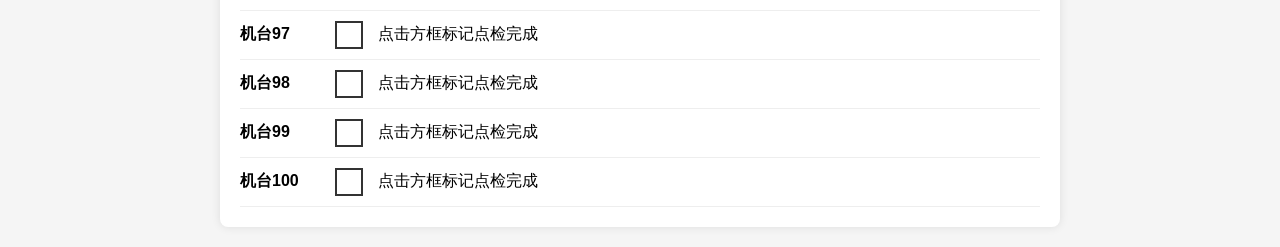
<file: checklist.html>
<!DOCTYPE html>
<html lang="zh-CN">
<head>
    <meta charset="UTF-8">
    <meta name="viewport" content="width=device-width, initial-scale=1.0">
    <title>机台点检标记</title>
    <style>
        body {
            font-family: Arial, sans-serif;
            margin: 20px;
            background-color: #f5f5f5;
        }
        h1 {
            text-align: center;
            color: #333;
        }
        .checklist-container {
            max-width: 800px;
            margin: 0 auto;
            background-color: white;
            padding: 20px;
            border-radius: 8px;
            box-shadow: 0 0 10px rgba(0,0,0,0.1);
        }
        .check-item {
            display: flex;
            align-items: center;
            padding: 10px 0;
            border-bottom: 1px solid #eee;
        }
        .machine-number {
            width: 80px;
            font-weight: bold;
        }
        .checkbox {
            width: 24px;
            height: 24px;
            border: 2px solid #333;
            margin: 0 15px;
            cursor: pointer;
            display: flex;
            align-items: center;
            justify-content: center;
            background-color: white;
        }
        .checkbox.checked {
            background-color: #4CAF50;
            color: white;
        }
        .checkbox:hover {
            background-color: #f0f0f0;
        }
        .checkbox.checked:hover {
            background-color: #45a049;
        }
        .status-text {
            flex: 1;
        }
    </style>
</head>
<body>
    <h1>机台点检标记表</h1>
    <div class="checklist-container">
        <div id="checklist"></div>
    </div>

    <script>
        // 创建100个检查项
        const checklist = document.getElementById('checklist');
        
        for (let i = 1; i <= 100; i++) {
            const checkItem = document.createElement('div');
            checkItem.className = 'check-item';
            
            // 机台号
            const machineNumber = document.createElement('div');
            machineNumber.className = 'machine-number';
            machineNumber.textContent = `机台${i}`;
            
            // 复选框
            const checkbox = document.createElement('div');
            checkbox.className = 'checkbox';
            checkbox.addEventListener('click', function() {
                this.classList.toggle('checked');
                this.textContent = this.classList.contains('checked') ? '✓' : '';
            });
            
            // 状态文本
            const statusText = document.createElement('div');
            statusText.className = 'status-text';
            statusText.textContent = '点击方框标记点检完成';
            
            // 组合元素
            checkItem.appendChild(machineNumber);
            checkItem.appendChild(checkbox);
            checkItem.appendChild(statusText);
            
            checklist.appendChild(checkItem);
        }
    </script>
</body>
</html>
</file>
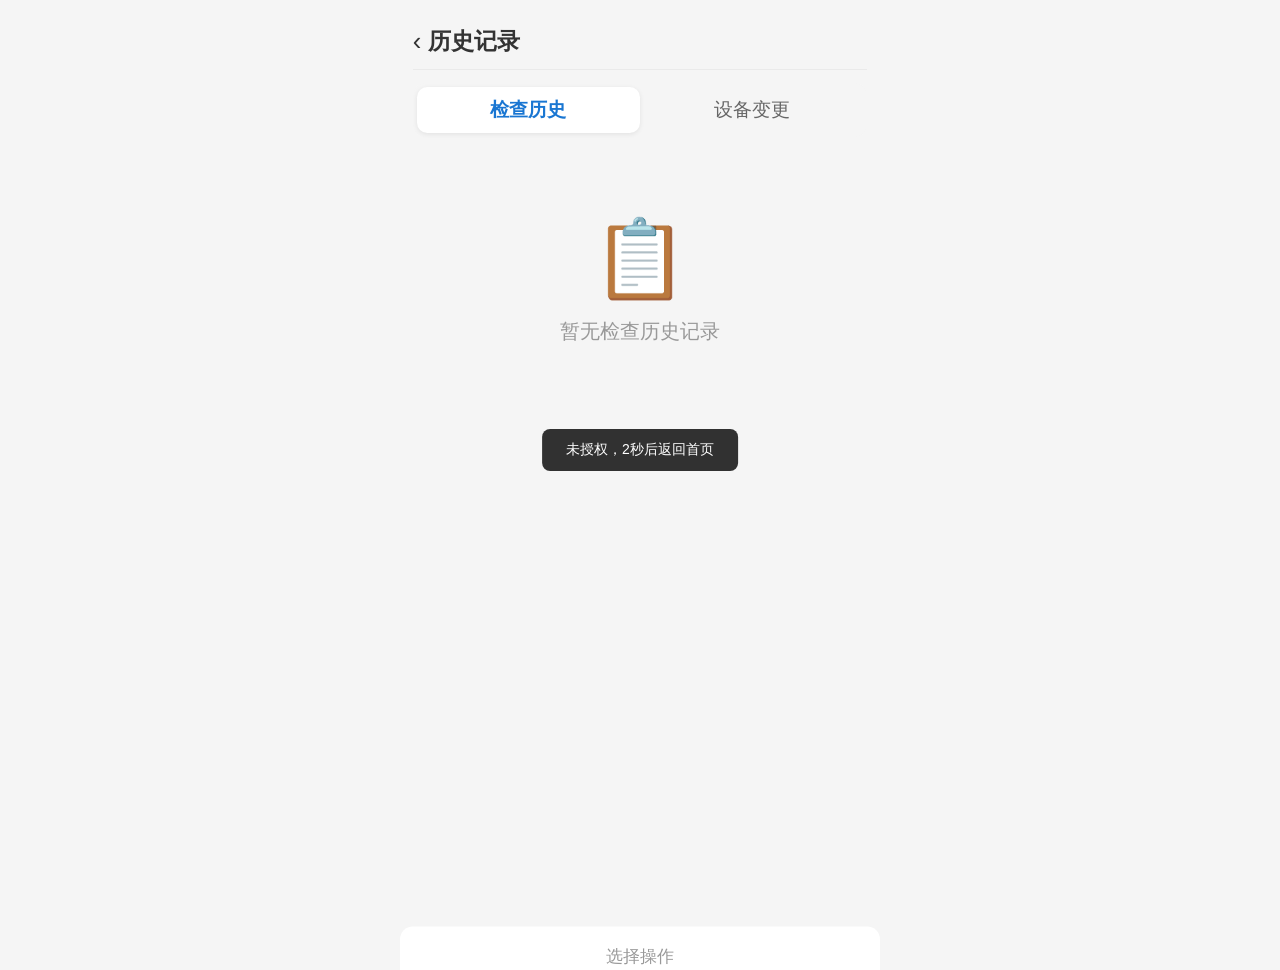
<file: history.html>
<!DOCTYPE html>
<html lang="zh-CN">
<head>
  <meta charset="UTF-8">
  <meta name="viewport" content="width=device-width, initial-scale=1.0, maximum-scale=1.0, user-scalable=no, viewport-fit=cover">
  <meta name="theme-color" content="#07c160">
  <link rel="manifest" href="./manifest.json">
  <link rel="icon" type="image/png" href="./icons/icon-192.png">
  <link rel="stylesheet" href="./css/base.css">
  <link rel="stylesheet" href="./css/history.css">
  <style>
    /* 底部 tabBar 与小程序 history.css 的页内 tab 区分开 */
    .page-tabbar { position: fixed; bottom: 0; left: 0; right: 0; max-width: 480px; margin: 0 auto; }
  </style>
  <title>历史记录</title>
</head>
<body>

<div class="container">
  <div class="header">
    <div class="header-left" onclick="location.href='./work.html'">
      <span class="back-icon">‹</span>
      <span class="header-title">历史记录</span>
    </div>
  </div>

  <!-- 页内标签切换：短按切换，长按清除该标签下的记录（与小程序一致） -->
  <div class="history-tabbar">
    <div class="tab-item active" id="tabCheck">检查历史</div>
    <div class="tab-item" id="tabDevice">设备变更</div>
  </div>

  <div id="historyList"></div>
</div>

<!-- 检查详情弹窗 -->
<div class="history-detail-modal" id="detailModal" style="display:none">
  <div class="modal-content">
    <div class="modal-header">
      <span class="modal-title">检查详情</span>
      <span class="close-btn" onclick="closeDetail()">×</span>
    </div>
    <div class="modal-body" id="detailBody"></div>
  </div>
</div>

<!-- 长按记录后的操作表（删除此记录 / 删除所有记录） -->
<div class="action-sheet-mask" id="histActionMask" onclick="hideHistAction()"></div>
<div class="action-sheet" id="histActionSheet">
  <div class="action-title">选择操作</div>
  <div class="action-item delete" onclick="deleteSingleHistory()">🗑️ 删除此记录</div>
  <div class="action-item delete" onclick="deleteAllHistory()">🗑️ 删除所有记录</div>
  <div class="action-cancel" onclick="hideHistAction()">取消</div>
</div>

<!-- TabBar（与原小程序一致） -->
<div class="tab-bar page-tabbar">
  <div class="tab-item" onclick="location.href='./index.html'">首页</div>
  <div class="tab-item" onclick="location.href='./work.html'">工作页面</div>
  <div class="tab-item" onclick="location.href='./settings.html'">设置</div>
</div>

<script src="./js/wx-polyfill.js"></script>
<script>
if ('serviceWorker' in navigator) navigator.serviceWorker.register('./sw.js');

var statusNames = (wx.getStorageSync('machineSettings') || {}).statusNames ||
  { normal: '正常', warning: '警告', error: '错误' };

function statusLabel(s) {
  if (!s || s === 'pending') return '未点检';
  return statusNames[s] || s;
}
function esc(s) {
  return String(s == null ? '' : s).replace(/&/g, '&amp;').replace(/</g, '&lt;').replace(/>/g, '&gt;');
}

var activeTab = 'check';

function parseTime(t) {
  if (!t) return new Date(0);
  if (t instanceof Date) return t;
  if (typeof t === 'number') return new Date(t);
  var s = String(t).trim();
  var m = s.match(/^(\d+)[\/\-](\d+)[\/\-](\d+)[\sT]+(\d+):(\d+)(?::(\d+))?$/);
  if (m) return new Date(+m[1], +m[2] - 1, +m[3], +m[4], +m[5], m[6] ? +m[6] : 0);
  var d = new Date(s);
  return isNaN(d.getTime()) ? new Date(0) : d;
}

function switchTab(tab) {
  activeTab = tab === 'device' ? 'device' : 'check';
  document.getElementById('tabCheck').classList.toggle('active', activeTab === 'check');
  document.getElementById('tabDevice').classList.toggle('active', activeTab === 'device');
  render();
}

function render() {
  if (activeTab === 'device') renderDevice();
  else renderCheck();
}

function renderCheck() {
  var list = document.getElementById('historyList');
  var history = wx.getStorageSync('checkHistory') || [];

  if (!Array.isArray(history) || history.length === 0) {
    list.innerHTML = '<div class="empty-state"><div class="empty-icon">📋</div><div class="empty-text">暂无检查历史记录</div></div>';
    return;
  }

  // 按日期分组（time 形如 2026/10/30 22:39:36）
  var groups = {};
  var order = [];
  history.forEach(function (h) {
    var time = h.time || '';
    var day = time.slice(0, time.indexOf(' ') > 0 ? time.indexOf(' ') : time.length) || '未知日期';
    if (!groups[day]) { groups[day] = []; order.push(day); }
    groups[day].push(h);
  });

  var html = '';
  order.forEach(function (day) {
    html += '<div class="date-group-title">' + esc(day) + '</div>';
    groups[day].forEach(function (h) {
      var detail = '';
      if (h.fromStatus !== undefined || h.toStatus !== undefined) {
        detail = statusLabel(h.fromStatus) + ' → ' + statusLabel(h.toStatus);
      }
      if (h.remark) detail = detail ? detail + ' · ' + h.remark : h.remark;
      if (h.areaName) detail = h.areaName + ' · ' + detail;
      html += '<div class="history-item" data-id="' + esc(h.id || '') + '">' +
        '<div class="history-item-header">' +
          '<div class="history-item-left">' +
            '<span class="history-machine-name">' + esc(h.machineName || '') + '</span>' +
            '<span class="history-action-badge">' + esc(h.action || '记录') + '</span>' +
          '</div>' +
          '<div class="history-item-right"><span class="history-time">' + esc(h.time || '') + '</span></div>' +
        '</div>' +
        '<div class="history-detail-row">' +
          '<span class="detail-label">详情</span>' +
          '<span class="detail-value">' + esc(detail || h.details || '') + '</span>' +
        '</div>' +
      '</div>';
    });
  });
  list.innerHTML = html;
}

/* ============ 设备变更历史 ============ */
function renderDevice() {
  var list = document.getElementById('historyList');
  var records = wx.getStorageSync('deviceChangeHistory') || [];
  if (!Array.isArray(records)) records = [];

  var settings = wx.getStorageSync('machineSettings') || {};
  var projectName = settings.projectName || wx.getStorageSync('projectName') || '';

  // 补全展示字段（与小程序一致）
  records = records.map(function (r) {
    var isPlan = !!(r && r.action && r.action.indexOf('计划') > -1);
    var planCount = r.planCount;
    if (planCount === undefined || planCount === null) {
      var m = r.detail ? String(r.detail).match(/计划数量[：:]\s*(\d+)/) : null;
      planCount = m ? parseInt(m[1], 10) : null;
    }
    var lastPlan = '';
    if (r.lastPlanTime && r.lastPlanCount !== undefined && r.lastPlanCount !== null) {
      lastPlan = r.lastPlanCount + '台 ' + r.lastPlanTime;
    }
    var endTime = '';
    var em = r.detail ? String(r.detail).match(/，(\d+\/\d+\s+\d+:\d+结束)/) : null;
    if (em) endTime = em[1];
    var location = r.location;
    if (isPlan && (!location || location === '' || location === '首页')) location = projectName;

    return {
      machineName: r.machineName || '',
      action: r.action || '变更',
      time: r.time || '',
      inspector: r.inspector || '',
      detail: r.detail || '',
      changeDetail: r.changeDetail || '',
      isPlanAction: isPlan,
      planCountDisplay: planCount,
      lastPlanDisplay: lastPlan,
      endTimeDisplay: endTime,
      location: location
    };
  });

  // 计划类记录固定在前，其余按时间倒序
  records.sort(function (a, b) {
    var aPlan = a.action.indexOf('计划') > -1;
    var bPlan = b.action.indexOf('计划') > -1;
    if (aPlan && !bPlan) return -1;
    if (!aPlan && bPlan) return 1;
    if (!a.time) return 1;
    if (!b.time) return -1;
    var ta = parseTime(a.time).getTime();
    var tb = parseTime(b.time).getTime();
    if (isNaN(ta)) return 1;
    if (isNaN(tb)) return -1;
    return tb - ta;
  });

  if (records.length === 0) {
    list.innerHTML = '<div class="empty-state"><div class="empty-icon">📝</div><div class="empty-text">暂无设备变更记录</div></div>';
    return;
  }

  var html = '';
  var lastDay = '';
  records.forEach(function (r) {
    var time = r.time || '';
    var day = time.split(' ')[0] || '未知日期';
    if (day !== lastDay) {
      html += '<div class="date-group-title">' + esc(day) + '</div>';
      lastDay = day;
    }
    var cls = r.action === '删除' ? ' deleted' : (r.action === '恢复' ? ' restored' : '');
    var rows = '';
    if (!r.isPlanAction || r.location) {
      rows += '<div class="device-history-detail"><span class="device-history-label">设备区域：</span><span class="device-history-value">' + esc(r.location || '') + '</span></div>';
    }
    if (r.isPlanAction && r.planCountDisplay !== null && r.planCountDisplay !== undefined) {
      rows += '<div class="device-history-detail"><span class="device-history-label">当前计划：</span><span class="device-history-value">' + esc(r.planCountDisplay) + '台</span></div>';
    }
    if (r.isPlanAction && r.endTimeDisplay) {
      rows += '<div class="device-history-detail"><span class="device-history-label">结束时间：</span><span class="device-history-value">' + esc(r.endTimeDisplay) + '</span></div>';
    }
    if (r.isPlanAction && r.lastPlanDisplay) {
      rows += '<div class="device-history-detail"><span class="device-history-label">上次计划：</span><span class="device-history-value">' + esc(r.lastPlanDisplay) + '</span></div>';
    }
    if (r.inspector) {
      rows += '<div class="device-history-detail"><span class="device-history-label">检查人：</span><span class="device-history-value">👤 ' + esc(r.inspector) + '</span></div>';
    }
    if (!r.isPlanAction) {
      rows += '<div class="device-history-detail"><span class="device-history-label">变更详情：</span><span class="device-history-value change-detail">' + esc(r.changeDetail || r.detail) + '</span></div>';
    }

    html += '<div class="device-history-item' + cls + '">' +
      '<div class="device-history-header">' +
        '<div class="device-history-left">' +
          '<span class="device-history-machine-name">' + esc(r.machineName) + '</span>' +
          '<span class="device-history-action">' + esc(r.action) + '</span>' +
        '</div>' +
        '<div class="device-history-right"><span class="device-history-time">' + esc(time.split(' ')[1] || time) + '</span></div>' +
      '</div>' +
      '<div class="device-history-content">' + rows + '</div>' +
    '</div>';
  });
  list.innerHTML = html;
}

/* ============ 长按标签：清除该标签下的记录（与小程序一致） ============ */
function clearTab(tab) {
  if (tab === 'device') {
    if (!confirm('确定要删除所有设备变更历史记录吗？计划相关记录将被保留。')) return;
    var records = wx.getStorageSync('deviceChangeHistory') || [];
    var kept = (Array.isArray(records) ? records : []).filter(function (r) {
      return r && r.action && r.action.indexOf('计划') > -1;
    });
    wx.setStorageSync('deviceChangeHistory', kept);
    render();
    wx.showToast({ title: '已清除所有记录' });
    return;
  }
  if (!confirm('确定要删除所有检查历史记录吗？此操作不可恢复。')) return;
  wx.setStorageSync('checkHistory', []);
  render();
  wx.showToast({ title: '已清除所有记录' });
}

/* ============ 长按记录：操作表（删除此记录 / 删除所有记录） ============ */
var selectedId = null;

function showHistAction(id) {
  selectedId = id;
  document.getElementById('histActionMask').classList.add('active');
  document.getElementById('histActionSheet').classList.add('active');
}

function hideHistAction() {
  document.getElementById('histActionMask').classList.remove('active');
  document.getElementById('histActionSheet').classList.remove('active');
}

function deleteSingleHistory() {
  hideHistAction();
  var logs = wx.getStorageSync('checkHistory') || [];
  var next = (Array.isArray(logs) ? logs : []).filter(function (i) { return i.id !== selectedId; });
  wx.setStorageSync('checkHistory', next);
  render();
  wx.showToast({ title: '已删除' });
}

function deleteAllHistory() {
  hideHistAction();
  clearTab('check');
}

/* ============ 点击记录：检查详情弹窗 ============ */
function openDetail(id) {
  var logs = wx.getStorageSync('checkHistory') || [];
  var h = null;
  (Array.isArray(logs) ? logs : []).forEach(function (i) { if (i.id === id) h = i; });
  if (!h) return;

  var status = h.toStatus || h.status || '';
  var color = status === 'normal' ? '#07c160'
    : (status === 'warning' ? '#ff976a'
      : (status === 'reset' ? '#969799' : '#ee0a24'));
  var statusText = status === 'reset' ? '已重置' : statusLabel(status);

  var html = '<div class="detail-section">' +
      '<div class="section-title">基本信息</div>' +
      '<div class="detail-row"><span class="detail-label">设备名称：</span><span class="detail-value">' + esc(h.machineName || h.machineId || '未命名设备') + '</span></div>' +
      (h.machineId ? '<div class="detail-row"><span class="detail-label">设备ID：</span><span class="detail-value">' + esc(h.machineId) + '</span></div>' : '') +
      '<div class="detail-row"><span class="detail-label">设备区域：</span><span class="detail-value">' + esc(h.areaName || '未分类') + '</span></div>' +
      (h.tag ? '<div class="detail-row"><span class="detail-label">设备标签：</span><span class="detail-value">' + esc(h.tag) + '</span></div>' : '') +
    '</div>' +
    '<div class="detail-section">' +
      '<div class="section-title">检查信息</div>' +
      '<div class="detail-row"><span class="detail-label">检查时间：</span><span class="detail-value">' + esc(h.time || '') + '</span></div>' +
      '<div class="detail-row"><span class="detail-label">检查人：</span><span class="detail-value">👤 ' + esc(h.checkedBy || h.inspector || '未知用户') + '</span></div>' +
      '<div class="detail-row"><span class="detail-label">检查状态：</span>' +
        '<span class="detail-status" style="background-color:' + color + '">' + esc(statusText) + '</span></div>' +
    '</div>';

  if (h.remark) {
    html += '<div class="detail-section"><div class="section-title">备注信息</div>' +
      '<div class="detail-remark">' + esc(h.remark) + '</div></div>';
  }

  document.getElementById('detailBody').innerHTML = html;
  document.getElementById('detailModal').style.display = 'flex';
}

function closeDetail() {
  document.getElementById('detailModal').style.display = 'none';
}

/* ============ 事件绑定 ============ */
function bindLongPress(el, onLong, onShort) {
  var timer = null;
  var longFired = false;
  function start() {
    longFired = false;
    timer = setTimeout(function () { longFired = true; onLong(); }, 500);
  }
  function end() {
    if (timer) { clearTimeout(timer); timer = null; }
  }
  el.addEventListener('pointerdown', start);
  el.addEventListener('pointerup', function () {
    end();
    if (!longFired && onShort) onShort();
  });
  el.addEventListener('pointerleave', end);
  el.addEventListener('pointercancel', end);
  el.addEventListener('contextmenu', function (e) { e.preventDefault(); });
}

// 标签：短按切换，长按清除
bindLongPress(document.getElementById('tabCheck'), function () { clearTab('check'); }, function () { switchTab('check'); });
bindLongPress(document.getElementById('tabDevice'), function () { clearTab('device'); }, function () { switchTab('device'); });

// 列表：短按查看详情，长按弹出操作表（仅检查历史，与小程序一致）
(function () {
  var listEl = document.getElementById('historyList');
  var timer = null, longFired = false, pressId = null;
  function clear() { if (timer) { clearTimeout(timer); timer = null; } }
  listEl.addEventListener('pointerdown', function (e) {
    if (activeTab !== 'check') return;
    var item = e.target.closest ? e.target.closest('.history-item[data-id]') : null;
    if (!item) return;
    longFired = false;
    pressId = item.getAttribute('data-id');
    timer = setTimeout(function () { longFired = true; showHistAction(pressId); }, 500);
  });
  listEl.addEventListener('pointerup', function (e) {
    clear();
    if (activeTab === 'check' && !longFired && pressId) {
      var item = e.target.closest ? e.target.closest('.history-item[data-id]') : null;
      if (item && item.getAttribute('data-id') === pressId) openDetail(pressId);
    }
    pressId = null;
    longFired = false;
  });
  listEl.addEventListener('pointerleave', clear);
  listEl.addEventListener('pointercancel', clear);
  listEl.addEventListener('contextmenu', function (e) { e.preventDefault(); });
})();

render();
</script>
</body>
</html>
</file>
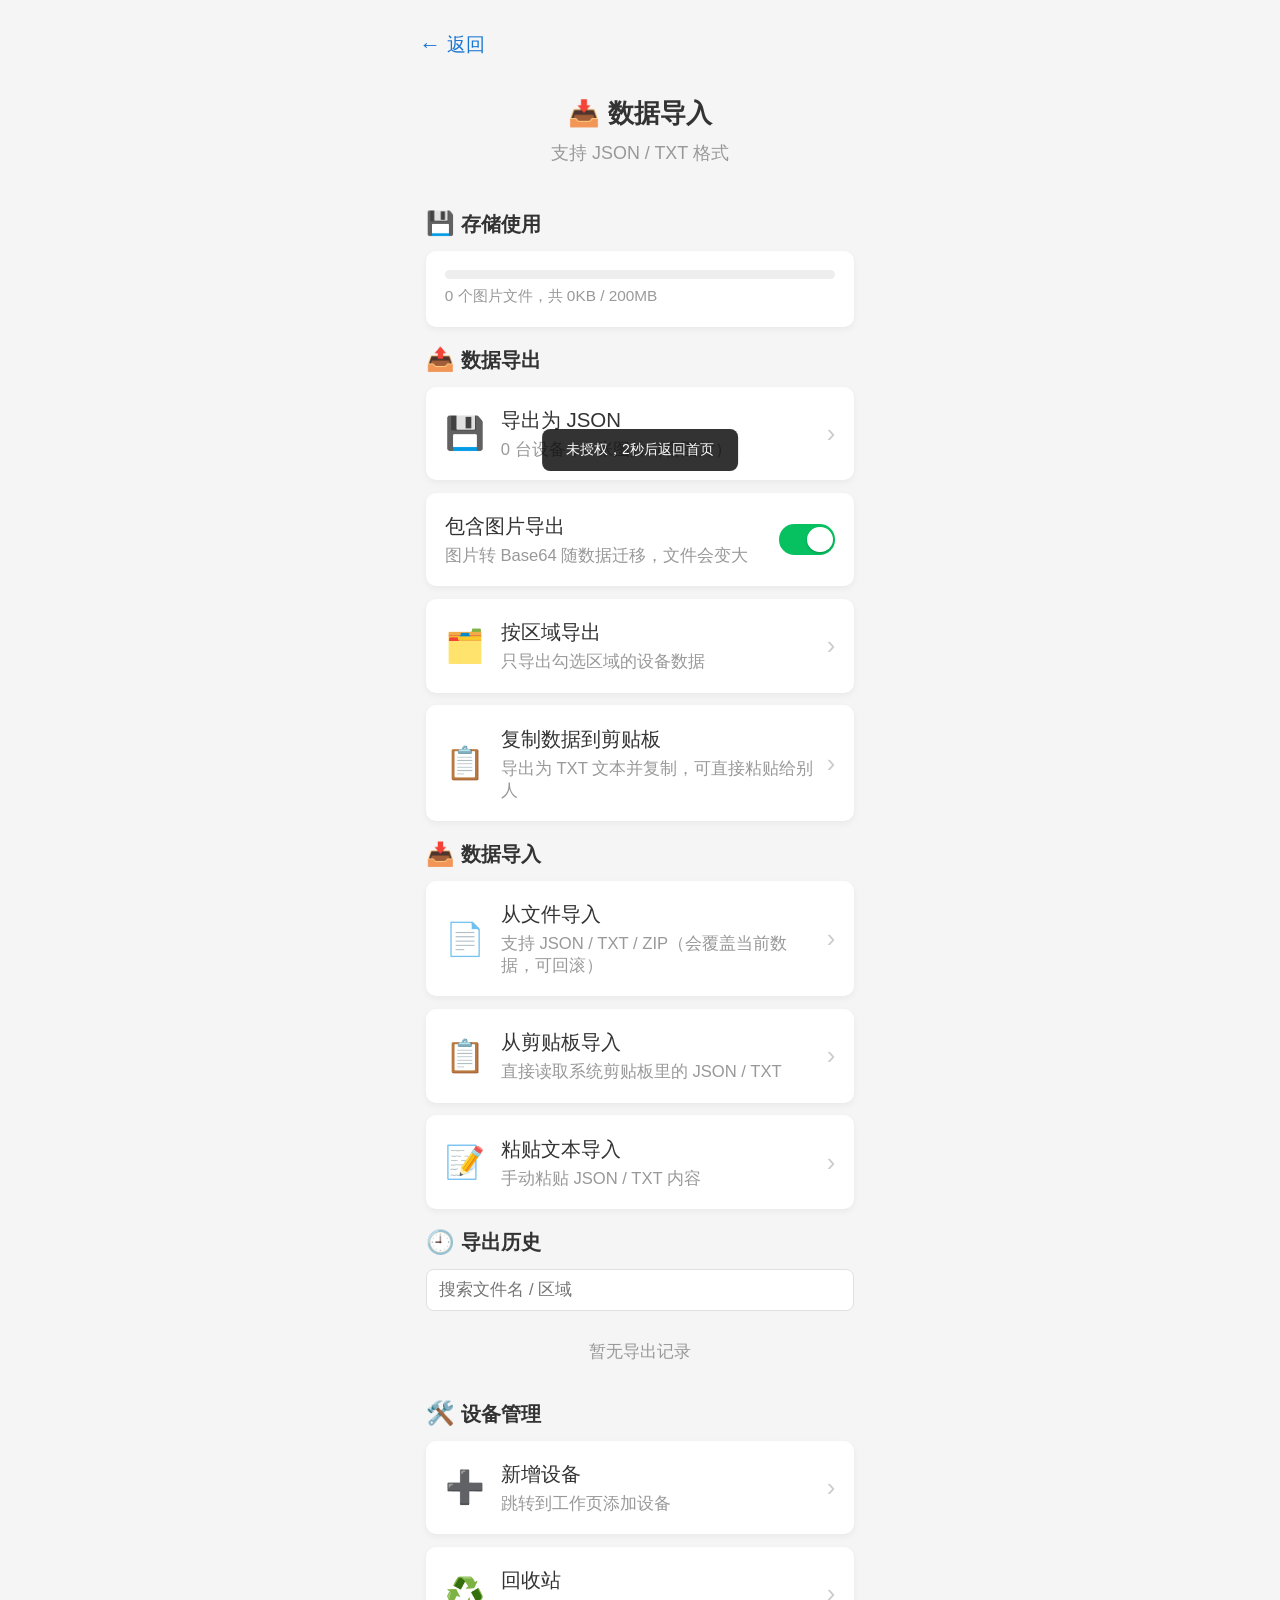
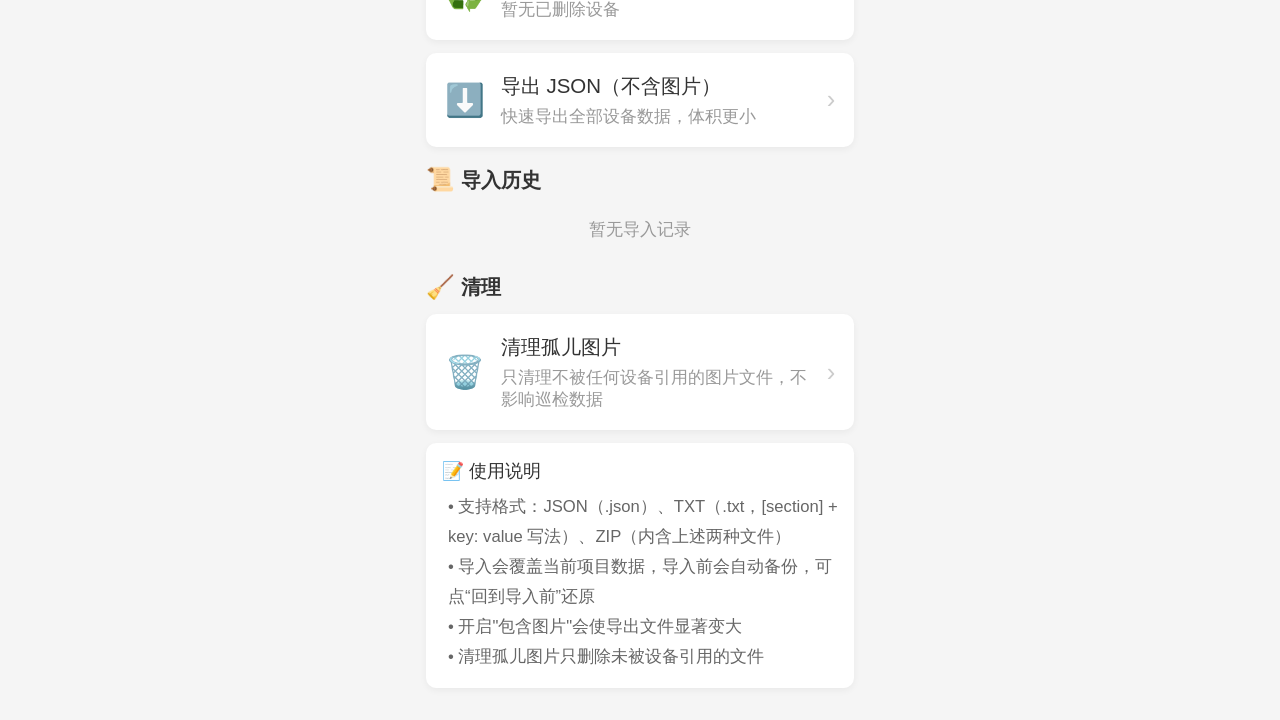
<file: import_export.html>
<!DOCTYPE html>
<html lang="zh-CN">
<head>
  <meta charset="UTF-8">
  <meta name="viewport" content="width=device-width, initial-scale=1.0, viewport-fit=cover">
  <meta name="theme-color" content="#07c160">
  <link rel="manifest" href="./manifest.json">
  <link rel="stylesheet" href="./css/base.css">
  <link rel="stylesheet" href="./css/import_export.css">
  <style>
    /* 开关（与设置页一致） */
    .pwa-switch {
      width: 0.88rem;
      height: 0.48rem;
      border-radius: 0.24rem;
      background: #e0e0e0;
      position: relative;
      margin-left: auto;
      flex-shrink: 0;
      transition: background 0.2s;
    }
    .pwa-switch.on { background: #07c160; }
    .pwa-switch::after {
      content: '';
      position: absolute;
      top: 0.04rem;
      left: 0.04rem;
      width: 0.4rem;
      height: 0.4rem;
      border-radius: 50%;
      background: #fff;
      transition: left 0.2s;
      box-shadow: 0 0.02rem 0.04rem rgba(0,0,0,0.2);
    }
    .pwa-switch.on::after { left: 0.44rem; }

    /* 存储占用条 */
    .storage-bar { height: 0.14rem; background: #eee; border-radius: 0.07rem; overflow: hidden; margin-bottom: 0.12rem; }
    .storage-fill { height: 100%; width: 0; background: #07c160; transition: width 0.3s; }
    .storage-text { font-size: 0.24rem; color: #999; }

    /* 进度遮罩补充 */
    .progress-sub { font-size: 0.24rem; color: #999; margin-top: 0.1rem; }
    .progress-bar { width: 3.6rem; height: 0.1rem; background: #eee; border-radius: 0.05rem; overflow: hidden; margin-top: 0.2rem; }
    .progress-fill { height: 100%; width: 0; background: #07c160; transition: width 0.3s; }

    .hidden-file { display: none; }
    .import-card { cursor: pointer; }
    /* 开关/箭头在右侧时，描述文字需能收缩换行，避免被遮挡 */
    .import-card .import-info { min-width: 0; }
    .import-card .import-arrow { margin-left: 0.2rem; }

    /* 通用弹窗（粘贴导入 / 区域选择） */
    .pwa-modal {
      position: fixed; inset: 0; background: rgba(0,0,0,0.5);
      display: none; align-items: center; justify-content: center; z-index: 1200; padding: 0.3rem;
    }
    .pwa-modal.show { display: flex; }
    .pwa-modal-box {
      background: #fff; border-radius: 0.2rem; width: 100%; max-width: 7rem;
      max-height: 86vh; display: flex; flex-direction: column; overflow: hidden;
    }
    .pwa-modal-head {
      padding: 0.3rem; font-size: 0.32rem; font-weight: bold; color: #333;
      border-bottom: 1px solid #f0f0f0; text-align: center;
    }
    .pwa-modal-body { padding: 0.24rem; overflow-y: auto; flex: 1; min-height: 0; }
    .pwa-modal-foot { display: flex; gap: 0.2rem; padding: 0.24rem; border-top: 1px solid #f0f0f0; }
    .pwa-modal-foot button { flex: 1; padding: 0.2rem; border-radius: 0.12rem; border: none; font-size: 0.3rem; }
    .pwa-modal-foot .cancel { background: #f2f2f2; color: #666; }
    .pwa-modal-foot .ok { background: #07c160; color: #fff; }
    .pwa-textarea {
      width: 100%; min-height: 3.6rem; box-sizing: border-box; border: 1px solid #e0e0e0;
      border-radius: 0.12rem; padding: 0.2rem; font-size: 0.24rem; font-family: monospace;
      line-height: 1.5; resize: vertical;
    }
    .area-pick-row {
      display: flex; align-items: center; gap: 0.16rem; padding: 0.2rem 0.1rem;
      border-bottom: 1px solid #f5f5f5; font-size: 0.28rem; color: #333;
    }
    .area-pick-row input { width: 0.34rem; height: 0.34rem; }
    .area-pick-name { flex: 1; min-width: 0; }
    .area-pick-num { color: #999; font-size: 0.24rem; }

    /* 历史搜索框 */
    .history-search {
      width: 100%; box-sizing: border-box; margin-bottom: 0.18rem;
      padding: 0.16rem 0.2rem; border: 1px solid #e0e0e0; border-radius: 0.12rem;
      font-size: 0.26rem; color: #333; background: #fff;
    }
    .history-search:focus { outline: none; border-color: #1976d2; }

    /* 导出详情行 */
    .detail-row {
      display: flex; justify-content: space-between; gap: 0.2rem;
      padding: 0.16rem 0; border-bottom: 1px solid #f5f5f5; font-size: 0.26rem; color: #666;
    }
    .detail-row b { color: #333; font-weight: 500; text-align: right; word-break: break-all; }

    /* 导入历史 */
    .import-history-item {
      background: #fff; border-radius: 0.16rem; padding: 0.2rem 0.24rem; margin-bottom: 0.16rem;
      box-shadow: 0 0.02rem 0.08rem rgba(0,0,0,0.06); font-size: 0.24rem; color: #666;
    }
    .import-history-item .ih-mode { color: #333; font-size: 0.26rem; }
    .import-history-empty { text-align: center; color: #999; font-size: 0.26rem; padding: 0.2rem 0; }

    /* 区域选择：全选 / 清空 / 已选统计 */
    .area-pick-tools {
      display: flex; align-items: center; gap: 0.16rem;
      padding: 0 0.1rem 0.16rem; border-bottom: 1px solid #f5f5f5; margin-bottom: 0.1rem;
    }
    .area-pick-btn {
      background: #e3f2fd; color: #1976d2; border-radius: 0.1rem;
      padding: 0.1rem 0.22rem; font-size: 0.24rem;
    }
    .area-pick-btn:active { opacity: 0.8; }
    .area-pick-count { margin-left: auto; font-size: 0.24rem; color: #666; }

    /* 导出历史 */
    .export-history-item {
      background: #fff; border-radius: 0.16rem; padding: 0.24rem; margin-bottom: 0.18rem;
      box-shadow: 0 0.02rem 0.08rem rgba(0,0,0,0.06);
    }
    .export-history-top { display: flex; justify-content: space-between; gap: 0.2rem; }
    .export-history-name { font-size: 0.26rem; color: #333; word-break: break-all; flex: 1; }
    .export-history-del { color: #f44336; font-size: 0.26rem; flex-shrink: 0; }
    .export-history-meta { font-size: 0.22rem; color: #999; margin-top: 0.1rem; }
    .export-history-empty { text-align: center; color: #999; font-size: 0.26rem; padding: 0.28rem 0; }

    /* 返回键 */
    .back-row {
      display: flex; align-items: center; gap: 0.1rem;
      padding: 0.2rem 0 0; font-size: 0.3rem; color: #1976d2; cursor: pointer;
    }
    .back-icon { font-size: 0.34rem; }

    /* 临时查看模式提示条 */
    .temp-view-bar {
      background: #fff8e1; border: 1px solid #ffe082; border-radius: 0.16rem;
      padding: 0.2rem 0.24rem; margin: 0.2rem 0 0;
      display: flex; flex-direction: column; gap: 0.12rem;
    }
    .temp-view-text { font-size: 0.24rem; color: #8a6d00; }
    .temp-view-btn {
      align-self: flex-start; background: #f0b400; color: #fff;
      padding: 0.12rem 0.24rem; border-radius: 0.1rem; font-size: 0.26rem;
    }

    /* 导入方式三选一 */
    .import-mode-item {
      display: flex; align-items: center; gap: 0.2rem;
      padding: 0.22rem 0.1rem; border-bottom: 1px solid #f5f5f5; cursor: pointer;
    }
    .import-mode-icon { font-size: 0.4rem; }
    .import-mode-main { flex: 1; min-width: 0; }
    .import-mode-title { font-size: 0.3rem; color: #333; }
    .import-mode-desc { font-size: 0.22rem; color: #999; margin-top: 0.06rem; }
    .import-mode-tip {
      font-size: 0.22rem; color: #1976d2; background: #e3f2fd;
      border-radius: 0.1rem; padding: 0.16rem; margin-top: 0.2rem; line-height: 1.5;
    }
  </style>
  <title>数据导入导出</title>
</head>
<body>

<div class="container">
  <div class="back-row" onclick="goBack()">
    <span class="back-icon">←</span><span class="back-text">返回</span>
  </div>
  <div class="title-section">
    <span class="main-title">📥 数据导入</span>
    <span class="sub-title">支持 JSON / TXT 格式</span>
  </div>

  <!-- 临时查看模式提示条 -->
  <div class="temp-view-bar" id="tempViewBar" style="display:none">
    <span class="temp-view-text">👁 临时查看模式：当前为导入的临时数据，未真正写入</span>
    <span class="temp-view-btn" onclick="exitTempView()">退出并返回原数据</span>
  </div>

  <div class="content-section">
    <!-- 存储使用 -->
    <div class="section-header">
      <span class="section-icon">💾</span>
      <span class="section-title">存储使用</span>
    </div>
    <div class="import-card">
      <div class="import-info">
        <div class="storage-bar"><div class="storage-fill" id="storageFill"></div></div>
        <div class="storage-text" id="storageText">计算中...</div>
      </div>
    </div>

    <!-- 数据导出 -->
    <div class="section-header">
      <span class="section-icon">📤</span>
      <span class="section-title">数据导出</span>
    </div>
    <div class="import-card" onclick="doExport()">
      <span class="import-icon">💾</span>
      <div class="import-info">
        <div class="import-title">导出为 JSON</div>
        <div class="import-desc" id="exportSummary">计算中...</div>
      </div>
      <span class="import-arrow">›</span>
    </div>
    <div class="import-card">
      <div class="import-info">
        <div class="import-title">包含图片导出</div>
        <div class="import-desc">图片转 Base64 随数据迁移，文件会变大</div>
      </div>
      <div class="pwa-switch on" id="switchImages" onclick="toggleExportImages()"></div>
    </div>
    <div class="import-card" onclick="openAreaExport()">
      <span class="import-icon">🗂️</span>
      <div class="import-info">
        <div class="import-title">按区域导出</div>
        <div class="import-desc">只导出勾选区域的设备数据</div>
      </div>
      <span class="import-arrow">›</span>
    </div>
    <div class="import-card" onclick="copyExportToClipboard()">
      <span class="import-icon">📋</span>
      <div class="import-info">
        <div class="import-title">复制数据到剪贴板</div>
        <div class="import-desc">导出为 TXT 文本并复制，可直接粘贴给别人</div>
      </div>
      <span class="import-arrow">›</span>
    </div>

    <!-- 数据导入 -->
    <div class="section-header">
      <span class="section-icon">📥</span>
      <span class="section-title">数据导入</span>
    </div>
    <div class="import-card" onclick="document.getElementById('importFile').click()">
      <span class="import-icon">📄</span>
      <div class="import-info">
        <div class="import-title">从文件导入</div>
        <div class="import-desc">支持 JSON / TXT / ZIP（会覆盖当前数据，可回滚）</div>
      </div>
      <span class="import-arrow">›</span>
    </div>
    <input type="file" id="importFile" accept=".json,.txt,.zip,application/json,text/plain,application/zip" class="hidden-file" onchange="doImport(this)">
    <div class="import-card" onclick="importFromClipboard()">
      <span class="import-icon">📋</span>
      <div class="import-info">
        <div class="import-title">从剪贴板导入</div>
        <div class="import-desc">直接读取系统剪贴板里的 JSON / TXT</div>
      </div>
      <span class="import-arrow">›</span>
    </div>
    <div class="import-card" onclick="openPasteImport()">
      <span class="import-icon">📝</span>
      <div class="import-info">
        <div class="import-title">粘贴文本导入</div>
        <div class="import-desc">手动粘贴 JSON / TXT 内容</div>
      </div>
      <span class="import-arrow">›</span>
    </div>
    <!-- 导入前备份：可一键回到导入前（与小程序「回到导入前」一致） -->
    <div class="import-card" id="rollbackCard" style="display:none" onclick="restorePreImport()">
      <span class="import-icon">↩️</span>
      <div class="import-info">
        <div class="import-title">回到导入前</div>
        <div class="import-desc" id="rollbackDesc"></div>
      </div>
      <span class="import-arrow">›</span>
    </div>

    <!-- 导出历史 -->
    <div class="section-header">
      <span class="section-icon">🕘</span>
      <span class="section-title">导出历史</span>
    </div>
    <input class="history-search" id="exportHistorySearch" type="search" placeholder="搜索文件名 / 区域" oninput="renderExportHistory()">
    <div id="exportHistoryBox"></div>

    <!-- 设备管理（原工作页 S 菜单入口） -->
    <div class="section-header">
      <span class="section-icon">🛠️</span>
      <span class="section-title">设备管理</span>
    </div>
    <div class="import-card" onclick="goWorkAction('addDevice')">
      <span class="import-icon">➕</span>
      <div class="import-info">
        <div class="import-title">新增设备</div>
        <div class="import-desc">跳转到工作页添加设备</div>
      </div>
      <span class="import-arrow">›</span>
    </div>
    <div class="import-card" onclick="goWorkAction('recycleBin')">
      <span class="import-icon">♻️</span>
      <div class="import-info">
        <div class="import-title">回收站</div>
        <div class="import-desc" id="recycleCountDesc">查看 / 恢复已删除的设备</div>
      </div>
      <span class="import-arrow">›</span>
    </div>
    <div class="import-card" onclick="doExportNoImages()">
      <span class="import-icon">⬇️</span>
      <div class="import-info">
        <div class="import-title">导出 JSON（不含图片）</div>
        <div class="import-desc">快速导出全部设备数据，体积更小</div>
      </div>
      <span class="import-arrow">›</span>
    </div>

    <!-- 导入历史 -->
    <div class="section-header">
      <span class="section-icon">📜</span>
      <span class="section-title">导入历史</span>
    </div>
    <div id="importHistoryBox"></div>

    <!-- 清理 -->
    <div class="section-header">
      <span class="section-icon">🧹</span>
      <span class="section-title">清理</span>
    </div>
    <div class="import-card" onclick="doCleanup()">
      <span class="import-icon">🗑️</span>
      <div class="import-info">
        <div class="import-title">清理孤儿图片</div>
        <div class="import-desc">只清理不被任何设备引用的图片文件，不影响巡检数据</div>
      </div>
      <span class="import-arrow">›</span>
    </div>

    <!-- 使用说明 -->
    <div class="info-section">
      <div class="info-title">📝 使用说明</div>
      <div class="info-content">
        <div class="info-item">• 支持格式：JSON（.json）、TXT（.txt，[section] + key: value 写法）、ZIP（内含上述两种文件）</div>
        <div class="info-item">• 导入会覆盖当前项目数据，导入前会自动备份，可点“回到导入前”还原</div>
        <div class="info-item">• 开启"包含图片"会使导出文件显著变大</div>
        <div class="info-item">• 清理孤儿图片只删除未被设备引用的文件</div>
      </div>
    </div>
  </div>

  <!-- 底部 tabBar -->
  <div class="tab-bar">
    <div class="tab-item" onclick="location.href='./index.html'">首页</div>
    <div class="tab-item" onclick="location.href='./work.html'">工作页面</div>
    <div class="tab-item" onclick="location.href='./settings.html'">设置</div>
  </div>
</div>

<!-- 进度遮罩 -->
<!-- 导入方式选择（与小程序一致：合并 / 临时查看 / 重置载入） -->
<div class="pwa-modal" id="importModeModal">
  <div class="pwa-modal-box">
    <div class="pwa-modal-head">选择导入方式</div>
    <div class="pwa-modal-body">
      <div class="import-mode-item" onclick="confirmNormalImport()">
        <span class="import-mode-icon">📥</span>
        <div class="import-mode-main">
          <div class="import-mode-title">合并导入</div>
          <div class="import-mode-desc">只替换文件中包含的区域，其他区域保留</div>
        </div>
      </div>
      <div class="import-mode-item" onclick="confirmTempImport()">
        <span class="import-mode-icon">👁️</span>
        <div class="import-mode-main">
          <div class="import-mode-title">临时查看</div>
          <div class="import-mode-desc">临时载入查看，退出后自动恢复原数据</div>
        </div>
      </div>
      <div class="import-mode-item" onclick="confirmResetImport()">
        <span class="import-mode-icon">🔄</span>
        <div class="import-mode-main">
          <div class="import-mode-title">重置载入</div>
          <div class="import-mode-desc">清空当前全部数据后再导入</div>
        </div>
      </div>
      <div class="import-mode-tip" id="importModeAreaTip"></div>
    </div>
    <div class="pwa-modal-foot">
      <button class="cancel" type="button" onclick="hideImportModeDialog()">取消</button>
    </div>
  </div>
</div>

<!-- 复制失败兜底：手动全选复制 -->
<div class="pwa-modal" id="copyFallbackModal">
  <div class="pwa-modal-box">
    <div class="pwa-modal-head">手动复制</div>
    <div class="pwa-modal-body">
      <textarea class="pwa-textarea" id="copyFallbackInput" readonly></textarea>
    </div>
    <div class="pwa-modal-foot">
      <button class="ok" type="button" onclick="closeCopyFallback()">关闭</button>
    </div>
  </div>
</div>

<!-- 导出记录详情 -->
<div class="pwa-modal" id="exportDetailModal">
  <div class="pwa-modal-box">
    <div class="pwa-modal-head">导出详情</div>
    <div class="pwa-modal-body" id="exportDetailBody"></div>
    <div class="pwa-modal-foot">
      <button class="cancel" type="button" onclick="closeExportDetail()">关闭</button>
      <button class="ok" type="button" onclick="reExportCurrent()">再导出一次</button>
    </div>
  </div>
</div>

<!-- 粘贴文本导入弹窗 -->
<div class="pwa-modal" id="pasteModal">
  <div class="pwa-modal-box">
    <div class="pwa-modal-head">粘贴文本导入</div>
    <div class="pwa-modal-body">
      <textarea class="pwa-textarea" id="pasteInput" placeholder="把 JSON 或 TXT 内容粘贴到这里（支持 [section] / key: value 的 TXT 格式）"></textarea>
    </div>
    <div class="pwa-modal-foot">
      <button class="cancel" type="button" onclick="closePasteImport()">取消</button>
      <button class="ok" type="button" onclick="confirmPasteImport()">导入</button>
    </div>
  </div>
</div>

<!-- 按区域导出弹窗 -->
<div class="pwa-modal" id="areaExportModal">
  <div class="pwa-modal-box">
    <div class="pwa-modal-head">选择要导出的区域</div>
    <div class="pwa-modal-body" id="areaExportBody"></div>
    <div class="pwa-modal-foot">
      <button class="cancel" type="button" onclick="closeAreaExport()">取消</button>
      <button class="ok" type="button" id="areaExportOkBtn" onclick="confirmAreaExport()">导出</button>
    </div>
  </div>
</div>

<div class="progress-overlay" id="progressOverlay">
  <div class="progress-box">
    <div class="progress-text" id="progressText">处理中...</div>
    <div class="progress-bar"><div class="progress-fill" id="progressFill"></div></div>
    <div class="progress-sub" id="progressSub"></div>
  </div>
</div>

<script src="./js/wx-polyfill.js"></script>
<script>
if ('serviceWorker' in navigator) navigator.serviceWorker.register('./sw.js');

let includeImages = true;

function toggleExportImages() {
  includeImages = !includeImages;
  document.getElementById('switchImages').classList.toggle('on', includeImages);
  updateExportSummary();
  updateAreaPickCount();
}

// 导出前确认：图片较多时提示体积风险
function confirmBeforeExport() {
  const machines = (wx.getStorageSync('machineStatus') || {}).checkStatus || [];
  let imgs = 0;
  machines.forEach(function (m) { imgs += (m.images || []).length; });
  if (includeImages && imgs > 20 &&
      !confirm('本次导出包含 ' + imgs + ' 张图片，文件会很大且转换较慢。确定继续吗？')) {
    return false;
  }
  return true;
}

// 快速导出：临时不含图片，导出完恢复原开关状态
async function doExportNoImages() {
  const prev = includeImages;
  includeImages = false;
  document.getElementById('switchImages').classList.remove('on');
  updateExportSummary();
  try {
    await doExport();
  } finally {
    includeImages = prev;
    document.getElementById('switchImages').classList.toggle('on', prev);
    updateExportSummary();
  }
}

// 跳转到工作页并打开对应操作（新增设备 / 回收站）
function goWorkAction(action) {
  location.href = './work.html?action=' + encodeURIComponent(action);
}

function updateRecycleCount() {
  const d = wx.getStorageSync('deletedMachines');
  const n = Array.isArray(d) ? d.length : 0;
  const el = document.getElementById('recycleCountDesc');
  if (el) el.textContent = n > 0 ? `${n} 台已删除设备，可查看 / 恢复` : '暂无已删除设备';
}

// ================ 存储统计 ================
function updateStorageStats() {
  let totalBytes = 0;
  let fileCount = 0;
  const machines = (wx.getStorageSync('machineStatus') || {}).checkStatus || [];
  machines.forEach(m => {
    (m.images || []).forEach(path => {
      const key = path.replace(/^wxfile:\/\/usr\//, 'usr/');
      const blob = fs._pathCache.get(key);
      if (blob) { totalBytes += blob.size; fileCount++; }
    });
  });
  // 加上可能的孤儿文件
  for (const [key, blob] of fs._pathCache) {
    if (key.startsWith('usr/img_')) {
      let referenced = false;
      machines.forEach(m => {
        if ((m.images || []).includes('wxfile://' + key)) referenced = true;
      });
      if (!referenced) { totalBytes += blob.size; fileCount++; }
    }
  }
  const usedMB = totalBytes / (1024 * 1024);
  const limitMB = 200;
  const pct = Math.min(100, (usedMB / limitMB) * 100);
  document.getElementById('storageFill').style.width = pct + '%';
  document.getElementById('storageText').textContent =
    `${fileCount} 个图片文件，共 ${usedMB < 1 ? Math.round(usedMB * 1024) + 'KB' : usedMB.toFixed(2) + 'MB'} / ${limitMB}MB`;
}

// ================ 导出 ================
function updateExportSummary() {
  const machines = (wx.getStorageSync('machineStatus') || {}).checkStatus || [];
  let totalImgs = 0;
  machines.forEach(m => totalImgs += (m.images || []).length);
  document.getElementById('exportSummary').textContent =
    `${machines.length} 台设备，${totalImgs} 张图片${includeImages ? '（含图片）' : '（不含图片）'}`;
}

async function fileToBase64(path) {
  try {
    const b64 = fs.readFileSync(path, 'base64');
    return b64;
  } catch(e) {
    try {
      const blobUrl = fs.getBlobURL(path);
      const res = await fetch(blobUrl);
      const blob = await res.blob();
      return await new Promise(resolve => {
        const reader = new FileReader();
        reader.onload = () => resolve(reader.result);
        reader.readAsDataURL(blob);
      });
    } catch(e2) {
      return null;
    }
  }
}

async function doExport(areas) {
  if (!confirmBeforeExport()) return;
  let machines = (wx.getStorageSync('machineStatus') || {}).checkStatus || [];
  // 按区域导出：只保留勾选区域的设备
  const areaFilter = Array.isArray(areas) && areas.length ? areas : null;
  if (areaFilter) {
    machines = machines.filter(m => areaFilter.indexOf(areaKeyOf(m)) !== -1);
  }
  const allSettings = JSON.parse(localStorage.getItem('machineSettings') || '{}');

  const data = {
    _version: '2.0',
    _exportTime: new Date().toISOString(),
    projectName: wx.getStorageSync('projectName') || '',
    projectContent: wx.getStorageSync('projectContent') || '',
    statusNames: allSettings.statusNames || { normal: '正常', warning: '警告', error: '错误' },
    machineSettings: allSettings,
    checkStatus: machines,
    machines: machines
  };

  if (includeImages) {
    const allPaths = [];
    machines.forEach(m => (m.images || []).forEach(p => allPaths.push(p)));

    if (allPaths.length > 0) {
      showProgress('正在转换图片...', `0/${allPaths.length}`, 0);
      // 逐张转 base64（不并发，避免爆内存）
      const imageBase64Map = {};
      for (let i = 0; i < allPaths.length; i++) {
        const b64 = await fileToBase64(allPaths[i]);
        if (b64) imageBase64Map[allPaths[i]] = b64;
        showProgress('正在转换图片...', `${i+1}/${allPaths.length}`, (i+1)/allPaths.length * 100);
      }

      // 把 base64 写回 machines
      data.machines = machines.map(m => ({
        ...m,
        images: (m.images || []).map(p => imageBase64Map[p] || p)
      }));
      data.checkStatus = data.machines;
    }
  }

  hideProgress();

  // 下载 JSON
  const jsonStr = JSON.stringify(data);
  const blob = new Blob([jsonStr], { type: 'application/json' });
  const url = URL.createObjectURL(blob);
  const filename = `呆子记录表_${new Date().toISOString().slice(0,10)}_${Math.random().toString(36).slice(2,6)}.json`;
  const a = document.createElement('a');
  a.href = url; a.download = filename;
  document.body.appendChild(a); a.click(); a.remove();
  URL.revokeObjectURL(url);

  const kb = Math.round(jsonStr.length / 1024);
  const sizeText = kb >= 1024 ? (kb / 1024).toFixed(1) + 'MB' : kb + 'KB';

  // 记录导出历史（元信息，便于追溯；文件本身在下载目录）
  saveExportRecord({
    filename: filename,
    time: Date.now(),
    count: machines.length,
    size: sizeText,
    areas: areaFilter || []
  });
  renderExportHistory();

  wx.showToast({
    title: `导出成功 (${sizeText})`,
    icon: 'success'
  });
}

// ================ 导入前备份 / 回滚 ================
const BACKUP_KEY = 'preImportBackup';
const BACKUP_KEYS = ['machineStatus', 'machineSettings', 'projectName', 'projectContent', 'checkHistory', 'deletedMachines'];

function createPreImportBackup() {
  try {
    const backup = { time: new Date().toLocaleString('zh-CN', { hour12: false }), data: {} };
    BACKUP_KEYS.forEach(k => {
      const v = wx.getStorageSync(k);
      if (v !== null && v !== undefined) backup.data[k] = v;
    });
    wx.setStorageSync(BACKUP_KEY, backup);
    return true;
  } catch (e) {
    console.warn('[PWA] 导入前备份失败:', e);
    return false;
  }
}

function refreshRollbackCard() {
  const card = document.getElementById('rollbackCard');
  const desc = document.getElementById('rollbackDesc');
  if (!card) return;
  const backup = wx.getStorageSync(BACKUP_KEY);
  if (backup && backup.time) {
    desc.textContent = '已备份导入前数据（' + backup.time + '），可一键还原';
    card.style.display = '';
  } else {
    card.style.display = 'none';
  }
}

function restorePreImport() {
  const backup = wx.getStorageSync(BACKUP_KEY);
  if (!backup || !backup.data) {
    wx.showToast({ title: '没有可还原的备份', icon: 'none' });
    return;
  }
  if (!confirm('确定回到导入前的数据吗？当前数据将被备份的数据覆盖。')) return;
  try {
    const data = backup.data;
    Object.keys(data).forEach(k => wx.setStorageSync(k, data[k]));
    // 备份里没有的键（说明导入前不存在）要清掉，避免残留
    BACKUP_KEYS.forEach(k => {
      if (!(k in data)) wx.removeStorageSync(k);
    });
    wx.removeStorageSync(BACKUP_KEY);
    refreshRollbackCard();
    updateStorageStats();
    updateExportSummary();
    wx.showToast({ title: '已回到导入前', icon: 'success' });
  } catch (e) {
    alert('还原失败：' + e.message);
  }
}

// ================ 文本/TXT 解析（与小程序一致） ================
function parseTxtFile(content) {
  try {
    JSON.parse(content);
    return content;
  } catch (e) {
    return convertTxtToJson(content);
  }
}

// 自定义 TXT 格式 → JSON（[section] + key: value）
function convertTxtToJson(txtContent) {
  const lines = String(txtContent).trim().split(/\r?\n/);
  const result = {};
  let currentSection = null;
  let currentData = {};

  for (let line of lines) {
    line = line.trim();
    if (!line || line.startsWith('#') || line.startsWith('//')) continue;

    if (line.startsWith('[') && line.endsWith(']')) {
      if (currentSection && Object.keys(currentData).length > 0) result[currentSection] = currentData;
      currentSection = line.substring(1, line.length - 1).trim();
      currentData = {};
      continue;
    }

    const sep = line.indexOf(':');
    if (sep > 0) {
      const key = line.substring(0, sep).trim();
      let value = line.substring(sep + 1).trim();
      if (!isNaN(value) && value !== '') value = parseFloat(value);
      else if (value === 'true' || value === 'false') value = value === 'true';
      else if ((value.startsWith('[') && value.endsWith(']')) || (value.startsWith('{') && value.endsWith('}'))) {
        try { value = JSON.parse(value); } catch (e2) {}
      }
      if (currentSection) currentData[key] = value;
      else result[key] = value;
    }
  }

  if (currentSection && Object.keys(currentData).length > 0) result[currentSection] = currentData;
  return JSON.stringify(result, null, 2);
}

// ================ 导入 ================
// ================ ZIP 解析（无第三方依赖，使用 DecompressionStream） ================
async function unzipFirstText(arrayBuffer) {
  const u8 = new Uint8Array(arrayBuffer);
  const dv = new DataView(arrayBuffer);

  // 从尾部回溯找 EOCD 记录（0x06054b50）
  let eocd = -1;
  const minPos = Math.max(0, u8.length - 22 - 65535);
  for (let i = u8.length - 22; i >= minPos; i--) {
    if (dv.getUint32(i, true) === 0x06054b50) { eocd = i; break; }
  }
  if (eocd === -1) throw new Error('不是有效的 ZIP 文件');

  const count = dv.getUint16(eocd + 10, true);
  let p = dv.getUint32(eocd + 16, true);
  const entries = [];
  for (let i = 0; i < count; i++) {
    if (p + 46 > u8.length || dv.getUint32(p, true) !== 0x02014b50) break;
    const method = dv.getUint16(p + 10, true);
    const compSize = dv.getUint32(p + 20, true);
    const nameLen = dv.getUint16(p + 28, true);
    const extraLen = dv.getUint16(p + 30, true);
    const commentLen = dv.getUint16(p + 32, true);
    const localOff = dv.getUint32(p + 42, true);
    let name = '';
    try {
      name = new TextDecoder('utf-8').decode(u8.subarray(p + 46, p + 46 + nameLen));
    } catch (e) {
      name = '';
    }
    entries.push({ name: name, method: method, compSize: compSize, localOff: localOff });
    p += 46 + nameLen + extraLen + commentLen;
  }

  // 优先取 .json，其次 .txt
  const pick = entries.find(e => /\.json$/i.test(e.name)) || entries.find(e => /\.txt$/i.test(e.name));
  if (!pick) throw new Error('ZIP 内没有找到 JSON 或 TXT 文件');

  // 本地文件头（0x04034b50）→ 取数据区
  const lp = pick.localOff;
  const lNameLen = dv.getUint16(lp + 26, true);
  const lExtraLen = dv.getUint16(lp + 28, true);
  const start = lp + 30 + lNameLen + lExtraLen;
  const raw = u8.subarray(start, start + pick.compSize);

  let bytes;
  if (pick.method === 0) {
    bytes = raw;
  } else {
    if (typeof DecompressionStream === 'undefined') {
      throw new Error('当前浏览器不支持解压，请用 JSON 文件导入');
    }
    const stream = new Blob([raw]).stream().pipeThrough(new DecompressionStream('deflate-raw'));
    bytes = new Uint8Array(await new Response(stream).arrayBuffer());
  }
  return new TextDecoder('utf-8').decode(bytes);
}

async function doImport(input) {
  const file = input.files[0];
  if (!file) return;
  __importSource = file.name || '文件';
  const isTxt = /\.txt$/i.test(file.name);
  const isZip = /\.zip$/i.test(file.name);

  if (isZip) {
    input.value = '';
    const zipReader = new FileReader();
    zipReader.onload = async (ev) => {
      try {
        const text = await unzipFirstText(ev.target.result);
        await importTextData(parseTxtFile(text));
      } catch (err) {
        alert('ZIP 解析失败：' + err.message);
      }
    };
    zipReader.onerror = () => alert('读取 ZIP 失败');
    zipReader.readAsArrayBuffer(file);
    return;
  }

  const reader = new FileReader();
  reader.onload = async (e) => {
    input.value = '';
    const raw = String(e.target.result || '');
    await importTextData(isTxt ? parseTxtFile(raw) : raw);
  };
  reader.readAsText(file);
}

// 统一导入入口（文件导入 / 粘贴导入共用）
async function importTextData(jsonText) {
  try {
    const data = JSON.parse(jsonText);
    if (!data.machines && !data.checkStatus) {
      alert('数据中没有找到设备数据！');
      return;
    }

    const machines = data.machines || data.checkStatus;
      showProgress('正在解析数据...', '解析 JSON', 0);

      const restoredMachines = [];
      for (let i = 0; i < machines.length; i++) {
        const m = machines[i];
        const newImages = [];
        if (m.images && m.images.length > 0) {
          for (let j = 0; j < m.images.length; j++) {
            const img = m.images[j];
            let storedPath;
            if (typeof img === 'string' && img.startsWith('data:image/')) {
              // base64 → 存储
              storedPath = `wxfile://usr/img_import_${Date.now()}_${i}_${j}.jpg`;
              const b64 = img.split(',')[1];
              fs.writeFileSync(storedPath, b64, 'base64');
              newImages.push(storedPath);
            } else if (typeof img === 'string' && img.startsWith('wxfile://')) {
              // 已经是路径，保留（但可能已不存在）
              newImages.push(img);
            }
          }
        }
        restoredMachines.push({ ...m, images: newImages });
        showProgress('正在恢复数据...', `${i+1}/${machines.length}`, (i+1)/machines.length * 100);
      }

      hideProgress();
      // 与小程序一致：先选导入方式（合并 / 临时查看 / 重置载入）
      __pendingImport = { data: data, machines: restoredMachines };
      showImportModeDialog();
    } catch(err) {
      hideProgress();
      alert('导入失败：' + err.message);
    }
}

// ================ 导入方式三选一 ================
var __pendingImport = null;
var __importSource = '';   // 导入来源：文件名 / 剪贴板 / 粘贴文本

function pendingImportAreas() {
  if (!__pendingImport) return [];
  const set = [];
  __pendingImport.machines.forEach(function (m) {
    const a = areaKeyOf(m);
    if (set.indexOf(a) === -1) set.push(a);
  });
  return set;
}

function showImportModeDialog() {
  const areas = pendingImportAreas();
  const el = document.getElementById('importModeAreaTip');
  if (el) {
    el.textContent = areas.length
      ? '文件包含区域：' + areas.join('、') + '（合并导入只合并这些区域，其他区域保留）'
      : '文件中没有区域信息，合并导入将按整体覆盖';
  }
  document.getElementById('importModeModal').classList.add('show');
}

function hideImportModeDialog() {
  document.getElementById('importModeModal').classList.remove('show');
}

async function applyPendingImport(mode) {
  const p = __pendingImport;
  if (!p) return;
  hideImportModeDialog();

  if (mode === 'reset' && !confirm('重置载入会先清空当前所有数据，再导入文件内容。确定继续吗？')) return;

  showProgress('正在导入数据...', mode === 'merge' ? '按区域合并' : '写入数据', 30);

  // 临时查看：先暂存当前数据，退出时还原
  if (mode === 'temp') {
    wx.setStorageSync('tempViewBackup', wx.getStorageSync('machineStatus'));
    wx.setStorageSync('tempViewActive', true);
  } else {
    const backupOk = createPreImportBackup();
    if (!backupOk && !confirm('导入前备份失败，继续导入将无法还原当前数据。确定继续吗？')) {
      hideProgress();
      return;
    }
  }

  const cur = (wx.getStorageSync('machineStatus') || {}).checkStatus || [];
  let next;
  if (mode === 'merge') {
    const importAreas = pendingImportAreas();
    const keep = importAreas.length
      ? cur.filter(m => importAreas.indexOf(areaKeyOf(m)) === -1)
      : [];
    next = keep.concat(p.machines);
  } else {
    next = p.machines;
  }

  // 恢复 settings
  if (p.data.statusNames) {
    const settings = JSON.parse(localStorage.getItem('machineSettings') || '{}');
    settings.statusNames = p.data.statusNames;
    localStorage.setItem('machineSettings', JSON.stringify(settings));
  }
  if (p.data.projectName !== undefined) wx.setStorageSync('projectName', p.data.projectName);
  if (p.data.projectContent !== undefined) wx.setStorageSync('projectContent', p.data.projectContent);

  wx.setStorageSync('machineStatus', { checkStatus: next });
  __pendingImport = null;
  hideProgress();

  wx.showToast({
    title: mode === 'merge' ? `已合并导入：${p.machines.length} 台`
      : mode === 'temp' ? `临时查看：${next.length} 台` : `已重置载入：${next.length} 台`,
    icon: 'success'
  });
  refreshRollbackCard();
  updateStorageStats();
  updateExportSummary();
  renderTempViewBar();

  saveImportRecord({
    time: Date.now(),
    count: p.machines.length,
    total: next.length,
    mode: mode,
    source: __importSource || ''
  });
  __importSource = '';
}

function confirmNormalImport() { applyPendingImport('merge'); }
function confirmTempImport() { applyPendingImport('temp'); }
function confirmResetImport() { applyPendingImport('reset'); }

// ================ 临时查看模式 ================
function renderTempViewBar() {
  const bar = document.getElementById('tempViewBar');
  if (!bar) return;
  const v = wx.getStorageSync('tempViewActive');
  bar.style.display = (v === true || v === 'true') ? '' : 'none';
}

function exitTempView() {
  const backup = wx.getStorageSync('tempViewBackup');
  if (backup) wx.setStorageSync('machineStatus', backup);
  wx.removeStorageSync('tempViewBackup');
  wx.removeStorageSync('tempViewActive');
  renderTempViewBar();
  updateStorageStats();
  updateExportSummary();
  wx.showToast({ title: '已退出临时查看，恢复原数据', icon: 'success' });
}

function goBack() {
  if (window.history.length > 1) window.history.back();
  else location.href = './work.html';
}

// ================ 粘贴文本导入 ================
function openPasteImport() {
  const box = document.getElementById('pasteInput');
  box.value = '';
  document.getElementById('pasteModal').classList.add('show');
  setTimeout(function () { box.focus(); }, 100);
}

function closePasteImport() {
  document.getElementById('pasteModal').classList.remove('show');
}

async function confirmPasteImport() {
  const raw = (document.getElementById('pasteInput').value || '').trim();
  if (!raw) {
    wx.showToast({ title: '请先粘贴内容', icon: 'none' });
    return;
  }
  closePasteImport();
  __importSource = '粘贴文本';
  await importTextData(parseTxtFile(raw));
}

// ================ 按区域导出 ================
var __exportAreas = [];

function areaKeyOf(m) {
  return ((m && (m.area || m.zone || m.location)) || '').trim() || '未分区';
}

function openAreaExport() {
  const machines = (wx.getStorageSync('machineStatus') || {}).checkStatus || [];
  const map = {};
  const areas = [];
  machines.forEach(function (m) {
    const a = areaKeyOf(m);
    if (map[a] === undefined) { map[a] = 0; areas.push(a); }
    map[a] += 1;
  });
  if (!areas.length) {
    wx.showToast({ title: '暂无设备数据', icon: 'none' });
    return;
  }
  __exportAreas = areas;
  document.getElementById('areaExportBody').innerHTML =
    '<div class="area-pick-tools">' +
      '<span class="area-pick-btn" onclick="pickAllAreas(true)">全选</span>' +
      '<span class="area-pick-btn" onclick="pickAllAreas(false)">清空</span>' +
      '<span class="area-pick-count" id="areaPickCount"></span>' +
    '</div>' +
    areas.map(function (a, i) {
      return '<label class="area-pick-row">' +
        '<input type="checkbox" value="' + i + '" checked onchange="updateAreaPickCount()">' +
        '<span class="area-pick-name">' + escapeHtmlText(a) + '</span>' +
        '<span class="area-pick-num">' + map[a] + ' 台</span>' +
      '</label>';
    }).join('');
  updateAreaPickCount();
  document.getElementById('areaExportModal').classList.add('show');
}

function pickAllAreas(on) {
  Array.prototype.forEach.call(
    document.querySelectorAll('#areaExportBody input[type="checkbox"]'),
    function (el) { el.checked = !!on; }
  );
  updateAreaPickCount();
}

function getPickedAreas() {
  return Array.prototype.map.call(
    document.querySelectorAll('#areaExportBody input:checked'),
    function (el) { return __exportAreas[parseInt(el.value, 10)]; }
  );
}

// 已选区域 / 台数 + 按钮文案随「包含图片」开关变化
function updateAreaPickCount() {
  const machines = (wx.getStorageSync('machineStatus') || {}).checkStatus || [];
  const picked = getPickedAreas();
  const n = machines.filter(function (m) { return picked.indexOf(areaKeyOf(m)) !== -1; }).length;
  const cnt = document.getElementById('areaPickCount');
  if (cnt) cnt.textContent = '已选 ' + picked.length + ' 个区域 / ' + n + ' 台';
  const btn = document.getElementById('areaExportOkBtn');
  if (btn) btn.textContent = includeImages ? '导出数据和图片' : '导出数据';
}

function closeAreaExport() {
  document.getElementById('areaExportModal').classList.remove('show');
}

function escapeHtmlText(s) {
  return String(s).replace(/&/g, '&amp;').replace(/</g, '&lt;').replace(/>/g, '&gt;');
}

function confirmAreaExport() {
  const picked = getPickedAreas();
  if (!picked.length) {
    wx.showToast({ title: '请至少选择一个区域', icon: 'none' });
    return;
  }
  closeAreaExport();
  doExport(picked);
}

// ================ 剪贴板导出 / 导入 ================
function buildExportTxt(machines) {
  const d = new Date();
  const pad = function (n) { return String(n).padStart(2, '0'); };
  const timeStr = d.getFullYear() + '-' + pad(d.getMonth() + 1) + '-' + pad(d.getDate()) +
    ' ' + pad(d.getHours()) + ':' + pad(d.getMinutes());
  const lines = [];
  lines.push('# 呆子记录表数据导出 ' + timeStr);
  lines.push('[project]');
  lines.push('projectName: ' + (wx.getStorageSync('projectName') || ''));
  lines.push('deviceCount: ' + machines.length);
  lines.push('');
  lines.push('[devices]');
  machines.forEach(function (m, i) {
    lines.push('--- 设备 ' + (i + 1) + ' ---');
    lines.push('name: ' + (m.displayName || m.name || ''));
    lines.push('area: ' + areaKeyOf(m));
    lines.push('status: ' + (m.status || ''));
    lines.push('statusTime: ' + (m.statusTime || ''));
    lines.push('remark: ' + (m.remark || ''));
    lines.push('images: ' + (m.images || []).length);
  });
  return lines.join('\n');
}

async function copyText(text) {
  try {
    if (navigator.clipboard && navigator.clipboard.writeText) {
      await navigator.clipboard.writeText(text);
      return true;
    }
  } catch (e) { /* 继续走兜底 */ }
  try {
    const ta = document.createElement('textarea');
    ta.value = text;
    ta.style.position = 'fixed';
    ta.style.opacity = '0';
    document.body.appendChild(ta);
    ta.select();
    const ok = document.execCommand('copy');
    ta.remove();
    return ok;
  } catch (e2) {
    return false;
  }
}

async function copyExportToClipboard() {
  const machines = (wx.getStorageSync('machineStatus') || {}).checkStatus || [];
  if (!machines.length) {
    wx.showToast({ title: '暂无设备数据', icon: 'none' });
    return;
  }
  const txt = buildExportTxt(machines);
  const ok = await copyText(txt);
  if (ok) {
    wx.showToast({ title: '已复制 ' + machines.length + ' 台设备数据', icon: 'success' });
  } else {
    showCopyFallback(txt);
  }
}

function showCopyFallback(txt) {
  const box = document.getElementById('copyFallbackInput');
  box.value = txt;
  document.getElementById('copyFallbackModal').classList.add('show');
  setTimeout(function () { box.focus(); box.select(); }, 100);
}

function closeCopyFallback() {
  document.getElementById('copyFallbackModal').classList.remove('show');
}

async function importFromClipboard() {
  if (!navigator.clipboard || !navigator.clipboard.readText) {
    wx.showToast({ title: '浏览器不支持读取剪贴板，请手动粘贴', icon: 'none' });
    openPasteImport();
    return;
  }
  let text = '';
  try {
    text = await navigator.clipboard.readText();
  } catch (e) {
    wx.showToast({ title: '读取剪贴板失败，请手动粘贴', icon: 'none' });
    openPasteImport();
    return;
  }
  if (!text || !String(text).trim()) {
    wx.showToast({ title: '剪贴板为空', icon: 'none' });
    return;
  }
  __importSource = '剪贴板';
  await importTextData(parseTxtFile(String(text)));
}

// ================ 导出历史 ================
const EXPORT_HISTORY_KEY = 'exportHistory';
const EXPORT_HISTORY_MAX = 20;

function saveExportRecord(record) {
  try {
    const list = wx.getStorageSync(EXPORT_HISTORY_KEY) || [];
    const arr = Array.isArray(list) ? list : [];
    arr.unshift(record);
    wx.setStorageSync(EXPORT_HISTORY_KEY, arr.slice(0, EXPORT_HISTORY_MAX));
  } catch (e) {
    console.warn('[PWA] 保存导出历史失败:', e);
  }
}

function deleteExportRecord(time) {
  const list = wx.getStorageSync(EXPORT_HISTORY_KEY) || [];
  const next = (Array.isArray(list) ? list : []).filter(r => r.time !== time);
  wx.setStorageSync(EXPORT_HISTORY_KEY, next);
  renderExportHistory();
  wx.showToast({ title: '已删除', icon: 'none' });
}

function renderExportHistory() {
  const box = document.getElementById('exportHistoryBox');
  if (!box) return;
  const list = wx.getStorageSync(EXPORT_HISTORY_KEY) || [];
  const arr = Array.isArray(list) ? list : [];
  if (!arr.length) {
    box.innerHTML = '<div class="export-history-empty">暂无导出记录</div>';
    return;
  }
  // 搜索过滤（文件名 / 区域）
  const kwEl = document.getElementById('exportHistorySearch');
  const kw = (kwEl && kwEl.value || '').trim().toLowerCase();
  const shown = kw ? arr.filter(function (r) {
    const hay = ((r.filename || '') + ' ' + ((r.areas || []).join(' '))).toLowerCase();
    return hay.indexOf(kw) !== -1;
  }) : arr;

  if (!shown.length) {
    box.innerHTML = '<div class="export-history-empty">' + (kw ? '没有匹配的导出记录' : '暂无导出记录') + '</div>';
    return;
  }

  box.innerHTML = shown.map(function (r) {
    const d = new Date(r.time);
    const when = isNaN(d.getTime()) ? '' :
      (d.getFullYear() + '/' + (d.getMonth() + 1) + '/' + d.getDate() + ' ' +
        String(d.getHours()).padStart(2, '0') + ':' + String(d.getMinutes()).padStart(2, '0'));
    return '<div class="export-history-item" onclick="openExportDetail(' + r.time + ')">' +
      '<div class="export-history-top">' +
        '<span class="export-history-name">' + escapeHtmlText(r.filename || '备份文件') + '</span>' +
        '<span class="export-history-del" onclick="event.stopPropagation();deleteExportRecord(' + r.time + ')">删除</span>' +
      '</div>' +
      '<div class="export-history-meta">' + when + ' · ' + (r.count || 0) + ' 台设备 · ' + (r.size || '') +
        (r.areas && r.areas.length ? ' · ' + escapeHtmlText(r.areas.join('、')) : '') + '</div>' +
    '</div>';
  }).join('');
}

// ================ 导出记录详情 / 再导出 ================
var __currentExportRecord = null;

function openExportDetail(time) {
  const list = wx.getStorageSync(EXPORT_HISTORY_KEY) || [];
  const r = (Array.isArray(list) ? list : []).filter(function (x) { return x.time === time; })[0];
  if (!r) return;
  __currentExportRecord = r;
  const d = new Date(r.time);
  const when = isNaN(d.getTime()) ? '' : d.toLocaleString('zh-CN', { hour12: false });
  document.getElementById('exportDetailBody').innerHTML =
    '<div class="detail-row"><span>文件名</span><b>' + escapeHtmlText(r.filename || '') + '</b></div>' +
    '<div class="detail-row"><span>导出时间</span><b>' + when + '</b></div>' +
    '<div class="detail-row"><span>设备台数</span><b>' + (r.count || 0) + ' 台</b></div>' +
    '<div class="detail-row"><span>文件大小</span><b>' + (r.size || '-') + '</b></div>' +
    '<div class="detail-row"><span>区域范围</span><b>' +
      (r.areas && r.areas.length ? escapeHtmlText(r.areas.join('、')) : '全部区域') + '</b></div>';
  document.getElementById('exportDetailModal').classList.add('show');
}

function closeExportDetail() {
  document.getElementById('exportDetailModal').classList.remove('show');
}

// 按同一批区域再导出一次
function reExportCurrent() {
  const r = __currentExportRecord;
  closeExportDetail();
  if (!r) return;
  doExport(r.areas && r.areas.length ? r.areas : null);
}

// ================ 导入历史 ================
const IMPORT_HISTORY_KEY = 'importHistory';
const IMPORT_HISTORY_MAX = 20;
const IMPORT_MODE_TEXT = { merge: '合并导入', temp: '临时查看', reset: '重置载入' };

function saveImportRecord(rec) {
  try {
    const list = wx.getStorageSync(IMPORT_HISTORY_KEY) || [];
    const arr = Array.isArray(list) ? list : [];
    arr.unshift(rec);
    wx.setStorageSync(IMPORT_HISTORY_KEY, arr.slice(0, IMPORT_HISTORY_MAX));
  } catch (e) {
    console.warn('[PWA] 保存导入历史失败:', e);
  }
  renderImportHistory();
}

function renderImportHistory() {
  const box = document.getElementById('importHistoryBox');
  if (!box) return;
  const list = wx.getStorageSync(IMPORT_HISTORY_KEY) || [];
  const arr = Array.isArray(list) ? list : [];
  if (!arr.length) {
    box.innerHTML = '<div class="import-history-empty">暂无导入记录</div>';
    return;
  }
  box.innerHTML = arr.map(function (r) {
    const d = new Date(r.time);
    const when = isNaN(d.getTime()) ? '' : d.toLocaleString('zh-CN', { hour12: false });
    return '<div class="import-history-item">' +
      '<div class="ih-mode">' + (IMPORT_MODE_TEXT[r.mode] || r.mode || '导入') + '</div>' +
      '<div>' + when + ' · 导入 ' + (r.count || 0) + ' 台 · 当前共 ' + (r.total || 0) + ' 台' +
        (r.source ? ' · ' + escapeHtmlText(r.source) : '') + '</div>' +
    '</div>';
  }).join('');
}

function clearImportHistory() {
  if (!confirm('确定清空导入历史吗？（不影响设备数据）')) return;
  wx.setStorageSync(IMPORT_HISTORY_KEY, []);
  renderImportHistory();
}

// ================ 清理孤儿 ================
function doCleanup() {
  const machines = (wx.getStorageSync('machineStatus') || {}).checkStatus || [];
  const referenced = new Set();
  machines.forEach(m => (m.images || []).forEach(p => referenced.add(p)));

  let orphanCount = 0;
  let savedBytes = 0;
  for (const [key, blob] of fs._pathCache) {
    if (key.startsWith('usr/img_') && !key.includes('_import_')) {
      const fullPath = 'wxfile://' + key;
      if (!referenced.has(fullPath)) {
        fs.unlinkSync(fullPath);
        orphanCount++;
        savedBytes += blob.size;
      }
    }
  }

  // 清 IndexedDB
  indexedDB.open('wx_user_data', 1).onsuccess = (e) => {
    const db = e.target.result;
    const tx = db.transaction('files', 'readwrite');
    tx.objectStore('files').getAllKeys().onsuccess = (ev) => {
      ev.target.result.forEach(key => {
        if (key.startsWith('usr/img_')) {
          const fullPath = 'wxfile://' + key;
          if (!referenced.has(fullPath)) {
            tx.objectStore('files').delete(key);
          }
        }
      });
    };
  };

  wx.showToast({
    title: orphanCount > 0
      ? `清理 ${orphanCount} 个文件，释放 ${(savedBytes/1024).toFixed(0)}KB`
      : '没有需要清理的文件',
    icon: 'none'
  });
  updateStorageStats();
}

// ================ 进度 ================
function showProgress(text, sub, pct) {
  document.getElementById('progressText').textContent = text;
  document.getElementById('progressSub').textContent = sub || '';
  document.getElementById('progressFill').style.width = (pct || 0) + '%';
  document.getElementById('progressOverlay').classList.add('active');
}
function hideProgress() {
  document.getElementById('progressOverlay').classList.remove('active');
}

// ================ 启动 ================
document.addEventListener('DOMContentLoaded', () => {
  updateStorageStats();
  updateExportSummary();
  refreshRollbackCard();
  renderExportHistory();
  renderTempViewBar();
  renderImportHistory();
  updateRecycleCount();
});
</script>
</body>
</html>
</file>
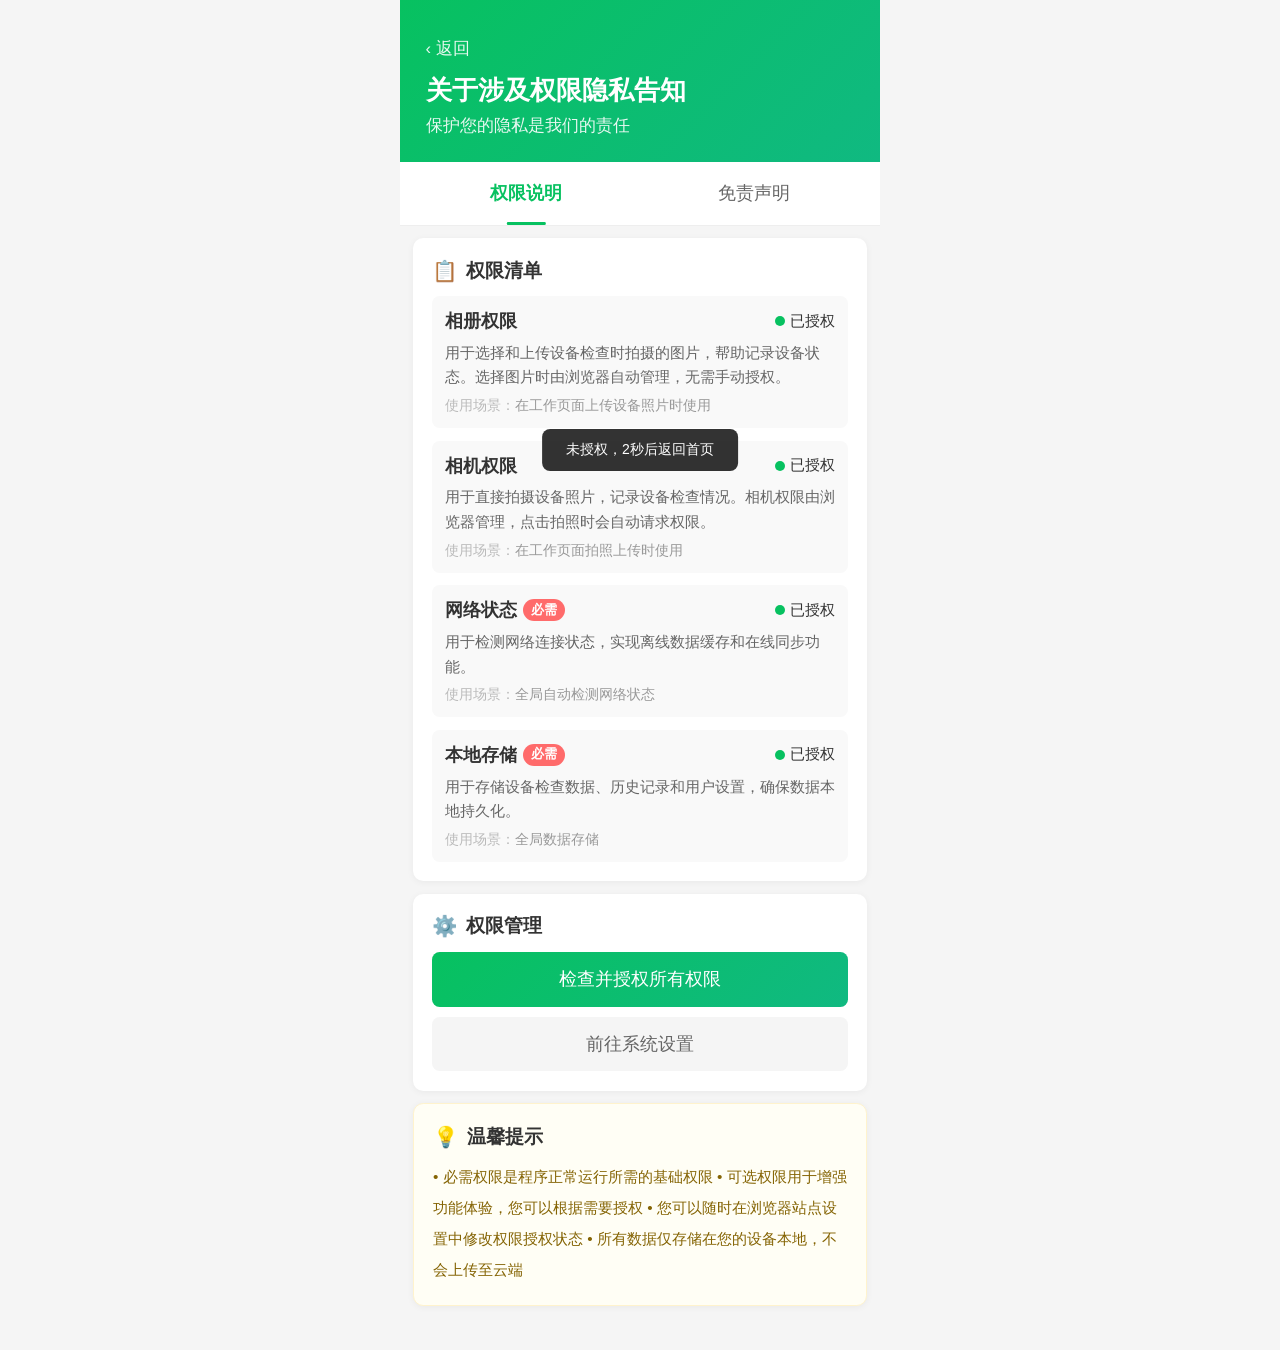
<file: privacy.html>
<!DOCTYPE html>
<html lang="zh-CN">
<head>
  <meta charset="UTF-8">
  <meta name="viewport" content="width=device-width, initial-scale=1.0, maximum-scale=1.0, user-scalable=no, viewport-fit=cover">
  <meta name="theme-color" content="#07c160">
  <link rel="manifest" href="./manifest.json">
  <link rel="stylesheet" href="./css/base.css">
  <link rel="stylesheet" href="./css/privacy.css">
  <style>
    /* privacy.css 里的 .tab-bar/.tab-item 会与底部 tabBar 组件冲突，这里改名隔离 */
    .p-tabs {
      display: flex;
      background: #fff;
      padding: 0 0.2rem;
      border-bottom: 0.02rem solid #eee;
    }
    .p-tab {
      flex: 1;
      padding: 0.3rem 0;
      text-align: center;
      font-size: 0.28rem;
      color: #666;
      position: relative;
      transition: color 0.3s;
    }
    .p-tab.active { color: #07c160; font-weight: bold; }
    .p-tab.active::after {
      content: '';
      position: absolute;
      bottom: 0;
      left: 50%;
      transform: translateX(-50%);
      width: 0.6rem;
      height: 0.04rem;
      background-color: #07c160;
      border-radius: 0.02rem;
    }
    .back-link { font-size: 0.26rem; color: rgba(255,255,255,0.9); display: inline-block; margin-bottom: 0.2rem; }
  </style>
  <title>隐私与权限</title>
</head>
<body>

<div class="container">
  <!-- 顶部标题栏 -->
  <div class="header">
    <span class="back-link" onclick="history.back()">‹ 返回</span>
    <div class="header-title">关于涉及权限隐私告知</div>
    <div class="header-subtitle">保护您的隐私是我们的责任</div>
  </div>

  <!-- 标签切换 -->
  <div class="p-tabs">
    <div class="p-tab active" data-tab="permission" onclick="switchTab('permission')">权限说明</div>
    <div class="p-tab" data-tab="disclaimer" onclick="switchTab('disclaimer')">免责声明</div>
  </div>

  <!-- 权限说明内容 -->
  <div class="content" id="tabPermission">
    <div class="section">
      <div class="section-title"><span class="icon">📋</span><span>权限清单</span></div>
      <div class="permission-list" id="permissionList"></div>
    </div>

    <div class="section">
      <div class="section-title"><span class="icon">⚙️</span><span>权限管理</span></div>
      <div class="button-group">
        <button class="btn btn-primary" type="button" onclick="checkAllPermissions()">检查并授权所有权限</button>
        <button class="btn btn-secondary" type="button" onclick="goToSettings()">前往系统设置</button>
      </div>
    </div>

    <div class="section tips">
      <div class="section-title"><span class="icon">💡</span><span>温馨提示</span></div>
      <div class="tips-content">
        <span>• 必需权限是程序正常运行所需的基础权限</span>
        <span>• 可选权限用于增强功能体验，您可以根据需要授权</span>
        <span>• 您可以随时在浏览器站点设置中修改权限授权状态</span>
        <span>• 所有数据仅存储在您的设备本地，不会上传至云端</span>
      </div>
    </div>
  </div>

  <!-- 免责声明内容 -->
  <div class="content" id="tabDisclaimer" style="display:none">
    <div class="section">
      <div class="section-title"><span class="icon">📄</span><span>免责声明</span></div>
      <div class="disclaimer-list" id="disclaimerList"></div>
    </div>

    <div class="section important">
      <div class="section-title"><span class="icon">⚠️</span><span>重要提示</span></div>
      <div class="important-content">
        <span>本程序仅供内部设备检查管理使用。</span>
        <span>使用前请确保您已获得相关授权。</span>
        <span>如有任何疑问，请联系系统管理员。</span>
      </div>
    </div>

    <div class="section">
      <div class="section-title"><span class="icon">©</span><span>版权声明</span></div>
      <div class="copyright-content">
        <span>本程序及其所有内容的版权归开发者所有。</span>
        <span>未经授权，不得复制、分发或用于商业用途。</span>
      </div>
    </div>
  </div>
</div>

<script src="./js/wx-polyfill.js"></script>
<script>
if ('serviceWorker' in navigator) navigator.serviceWorker.register('./sw.js');

/* 权限清单（PWA 版本：与小程序保持同样的说明，浏览器权限在首次使用时询问） */
var permissions = [
  {
    name: '相册权限',
    description: '用于选择和上传设备检查时拍摄的图片，帮助记录设备状态。选择图片时由浏览器自动管理，无需手动授权。',
    usage: '在工作页面上传设备照片时使用',
    isRequired: false,
    granted: true
  },
  {
    name: '相机权限',
    description: '用于直接拍摄设备照片，记录设备检查情况。相机权限由浏览器管理，点击拍照时会自动请求权限。',
    usage: '在工作页面拍照上传时使用',
    isRequired: false,
    granted: true
  },
  {
    name: '网络状态',
    description: '用于检测网络连接状态，实现离线数据缓存和在线同步功能。',
    usage: '全局自动检测网络状态',
    isRequired: true,
    granted: navigator.onLine
  },
  {
    name: '本地存储',
    description: '用于存储设备检查数据、历史记录和用户设置，确保数据本地持久化。',
    usage: '全局数据存储',
    isRequired: true,
    granted: true
  }
];

var disclaimers = [
  { title: '数据安全', content: '本程序仅在您的设备上存储数据，不会上传至第三方服务器。您的数据完全由您自己控制。' },
  { title: '免责声明', content: '本程序仅供设备检查记录使用，不构成任何形式的质量保证或法律责任。使用本程序产生的任何后果由使用者自行承担。' },
  { title: '隐私保护', content: '我们尊重您的隐私，不会收集、存储或传输您的个人敏感信息。所有数据仅存储在您的设备本地。' },
  { title: '数据管理', content: '本程序所有数据仅存储在您的设备本地，开发者无法访问或管理您的数据。如需删除数据，请在设置页清空数据或清除浏览器缓存。' },
  { title: '责任限制', content: '对于因使用本程序导致的任何直接或间接损失，开发者不承担任何责任。请合理使用本程序。' },
  { title: '合法使用', content: '本程序仅用于合法的设备检查和管理目的。禁止用于任何违法活动或侵犯他人权益的行为。如发现违法使用，开发者有权配合相关部门调查。' },
  { title: '拍摄规范', content: '使用本程序相机功能时，请严格遵守当地法律法规及场所规定，严禁在禁止拍照区域（如涉及商业秘密、隐私保护、军事设施等场所）进行拍摄。违规拍照产生的一切法律责任由用户自行承担，开发者不承担任何责任。' },
  { title: '数据备份', content: '建议您定期导出和备份检查数据。开发者不对数据丢失或损坏承担责任。' }
];

function esc(v) {
  return String(v == null ? '' : v).replace(/&/g, '&amp;').replace(/</g, '&lt;').replace(/>/g, '&gt;').replace(/"/g, '&quot;');
}

function renderPermissions() {
  document.getElementById('permissionList').innerHTML = permissions.map(function (p) {
    return '<div class="permission-item">' +
      '<div class="permission-header">' +
      '<div class="permission-name"><span>' + esc(p.name) + '</span>' +
      (p.isRequired ? '<span class="required-tag">必需</span>' : '') + '</div>' +
      '<div class="permission-status">' +
      '<div class="status-dot ' + (p.granted ? 'granted' : 'denied') + '"></div>' +
      '<span>' + (p.granted ? '已授权' : '未授权') + '</span></div>' +
      '</div>' +
      '<div class="permission-description">' + esc(p.description) + '</div>' +
      '<div class="permission-usage"><span class="label">使用场景：</span><span>' + esc(p.usage) + '</span></div>' +
      '</div>';
  }).join('');
}

function renderDisclaimers() {
  document.getElementById('disclaimerList').innerHTML = disclaimers.map(function (d) {
    return '<div class="disclaimer-item">' +
      '<div class="disclaimer-title">' + esc(d.title) + '</div>' +
      '<div class="disclaimer-content">' + esc(d.content) + '</div>' +
      '</div>';
  }).join('');
}

function switchTab(tab) {
  var tabs = document.querySelectorAll('.p-tab');
  for (var i = 0; i < tabs.length; i++) {
    tabs[i].classList.toggle('active', tabs[i].getAttribute('data-tab') === tab);
  }
  document.getElementById('tabPermission').style.display = tab === 'permission' ? 'block' : 'none';
  document.getElementById('tabDisclaimer').style.display = tab === 'disclaimer' ? 'block' : 'none';
}

function checkAllPermissions() {
  // 浏览器权限只能在真正使用时申请，这里同步刷新网络状态即可
  permissions[2].granted = navigator.onLine;
  renderPermissions();
  wx.showToast({ title: '权限状态已刷新', icon: 'success' });
}

function goToSettings() {
  wx.showToast({ title: '请在浏览器「站点设置」中修改权限', icon: 'none', duration: 2500 });
}

renderPermissions();
renderDisclaimers();
</script>
</body>
</html>
</file>
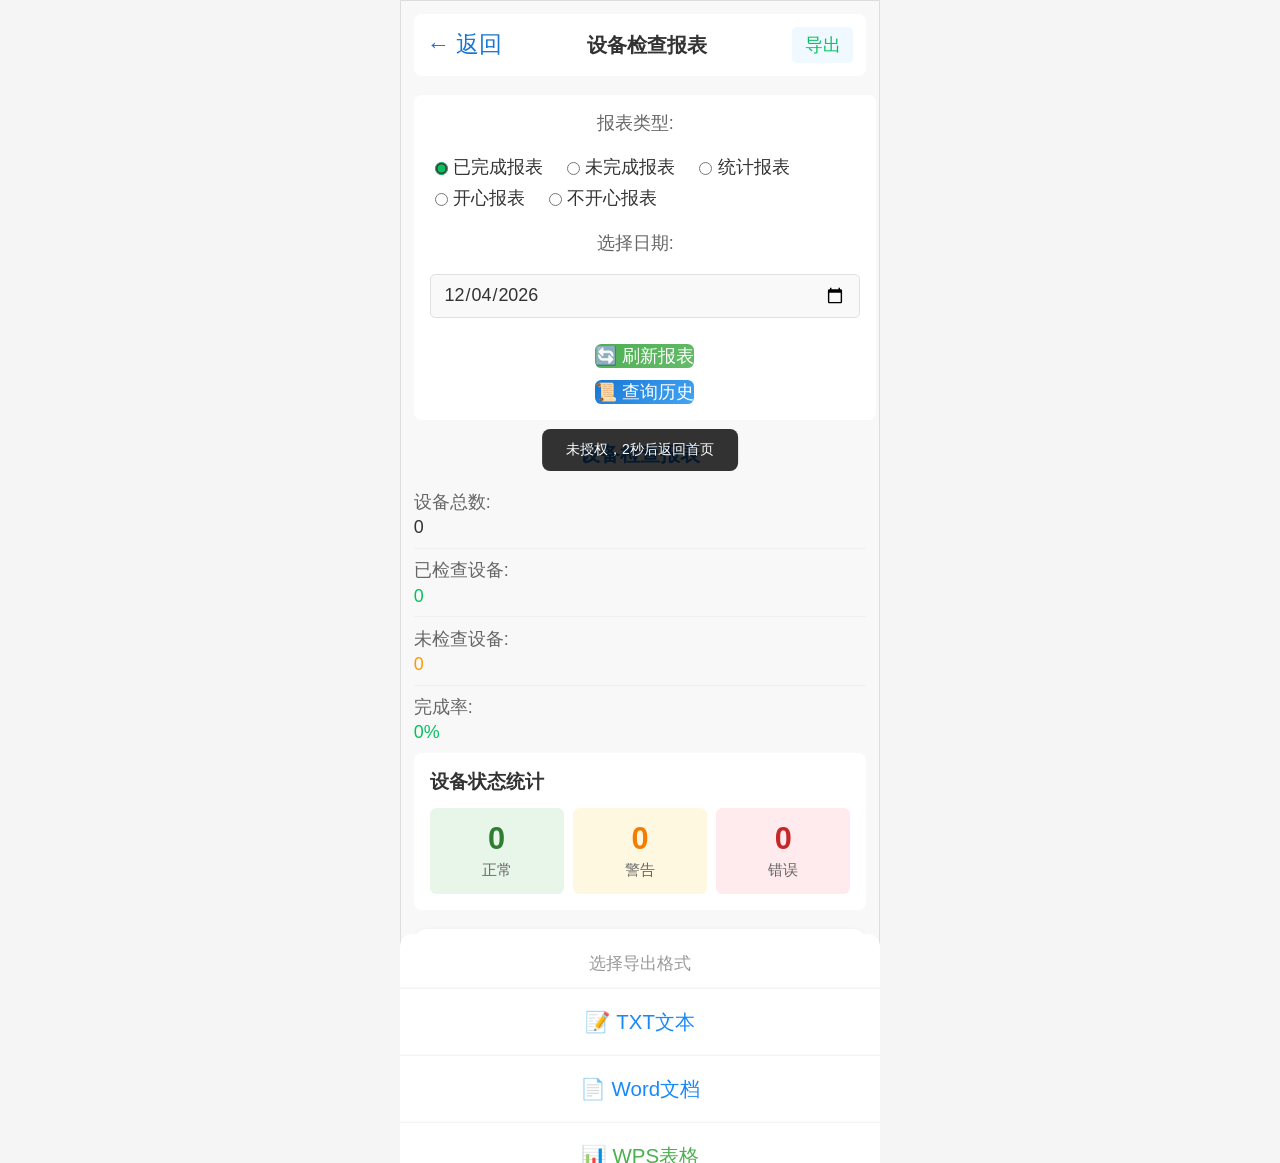
<file: report.html>
<!DOCTYPE html>
<html lang="zh-CN">
<head>
  <meta charset="UTF-8">
  <meta name="viewport" content="width=device-width, initial-scale=1.0, maximum-scale=1.0, user-scalable=no, viewport-fit=cover">
  <meta name="theme-color" content="#07c160">
  <title>检查报表</title>
  <link rel="manifest" href="./manifest.json">
  <link rel="stylesheet" href="./css/base.css">
  <link rel="stylesheet" href="./css/report.css">
  <style>
    /* ===== 报表页补充样式（report.css 没有的类在这里补） ===== */
    /* 顶部导航返回/导出按钮可点击 */
    .back-btn, .export-btn { cursor: pointer; }
    /* 报表类型单选横排换行，避免竖排占满一屏 */
    .radio-group { flex-direction: row; flex-wrap: wrap; }
    .radio-group .radio-label { margin: 0 .3rem .12rem 0; cursor: pointer; }
    .radio-group input[type=radio] { accent-color: #07c160; margin-right: .08rem; }
    /* 日期选择输入框（替代小程序 picker） */
    .date-input {
      flex: 1; width: 100%; box-sizing: border-box;
      background-color: #f9f9f9; border: 0.02rem solid #e0e0e0;
      padding: 0.15rem 0.2rem; border-radius: 0.08rem; font-size: 0.28rem; color: #333;
    }
    /* 导出弹窗选项按钮 */
    .export-option {
      display: block; width: 100%; margin: 0.1rem 0; padding: 0.22rem 0;
      font-size: 0.32rem; color: #333; background-color: #f5f5f5;
      border: none; border-radius: 0.06rem; cursor: pointer;
    }
    .export-option:active { background-color: #e8e8e8; }
    .export-modal .cancel-btn {
      display: block; width: 100%; margin-top: 0.3rem; padding: 0.2rem;
      text-align: center; color: #666; font-size: 0.3rem;
      background-color: #e0e0e0; border: none; border-radius: 0.08rem; cursor: pointer;
    }
    /* 预览弹窗编号颜色 */
    .preview-number { font-size: 0.34rem; font-weight: bold; color: #1976d2; }
    /* 状态卡片可点击+长按 */
    .status-card { cursor: pointer; user-select: none; -webkit-user-select: none; }
    .status-card:active { opacity: 0.8; }
    /* 按区域分组统计（统计报表） */
    .location-stat-item { margin-bottom: 0.2rem; padding: 0.2rem; background: #fff; border-radius: 0.08rem; }
    .location-stat-item:last-child { margin-bottom: 0; }
    .location-name { font-size: 0.3rem; font-weight: bold; color: #333; display: block; margin-bottom: 0.1rem; }
    .location-stats-detail { display: flex; flex-wrap: wrap; gap: 0.1rem 0.25rem; }
    .location-stat { font-size: 0.26rem; color: #666; }
    .location-stat.normal { color: #07c160; }
    .location-stat.warning { color: #ff9800; }
    .location-stat.error { color: #f44336; }
    /* 历史列表收藏星标 */
    .history-item-actions { display: flex; align-items: center; gap: 0.15rem; }
    .history-star { font-size: 0.36rem; cursor: pointer; }
    .history-star.starred { color: #ffd700; }
    /* 历史搜索日期输入框 */
    .history-date-input {
      flex: 1; height: 0.7rem; padding: 0 0.2rem; box-sizing: border-box;
      border: 0.02rem solid #e0e0e0; border-radius: 0.1rem; font-size: 0.28rem; color: #666;
    }
    /* 弹窗通用：文本容器等宽字体自动换行（report.css 已含 .preview-text/.summary-text） */
    /* 底部 tab 留出空间，避免内容被 tab-bar 遮挡 */
    .report-container { padding-bottom: 1.4rem; }
  </style>
</head>
<body>
<div class="report-container">
  <!-- 顶部导航栏 -->
  <div class="header">
    <span class="back-btn" onclick="goBack()">← 返回</span>
    <span class="page-title" id="pageTitle">检查报表</span>
    <span class="export-btn" onclick="showExportOptions()">导出</span>
  </div>

  <!-- 配置区域 -->
  <div class="config-section">
    <div class="config-row">
      <span class="config-label">报表类型:</span>
      <div class="radio-group" id="reportTypeGroup">
        <label class="radio-label"><input type="radio" name="reportType" value="completed" onchange="changeReportType(this.value)"> 已完成报表</label>
        <label class="radio-label"><input type="radio" name="reportType" value="pending" onchange="changeReportType(this.value)"> 未完成报表</label>
        <label class="radio-label"><input type="radio" name="reportType" value="statistics" onchange="changeReportType(this.value)"> 统计报表</label>
        <label class="radio-label"><input type="radio" name="reportType" value="funny" onchange="changeReportType(this.value)"> 开心报表</label>
        <label class="radio-label"><input type="radio" name="reportType" value="sad" onchange="changeReportType(this.value)"> 不开心报表</label>
      </div>
    </div>
    <div class="config-row">
      <span class="config-label">选择日期:</span>
      <input type="date" class="date-input" id="reportDateInput" onchange="bindDateChange(this.value)">
    </div>
    <div class="config-row">
      <button class="refresh-btn" onclick="refreshReport()">🔄 刷新报表</button>
      <button class="history-btn" onclick="showHistoryReport()">📜 查询历史</button>
    </div>
  </div>

  <!-- 统计摘要区域 -->
  <div class="summary-section" id="summarySection">
    <div class="summary-title" id="summaryTitle">检查报表</div>
    <div class="summary-row"><span class="summary-label" id="labelTotal">设备总数:</span><span class="summary-value" id="statTotal">0</span></div>
    <div class="summary-row"><span class="summary-label" id="labelChecked">已检查设备:</span><span class="summary-value success" id="statChecked">0</span></div>
    <div class="summary-row"><span class="summary-label" id="labelUnchecked">未检查设备:</span><span class="summary-value warning" id="statUnchecked">0</span></div>
    <div class="summary-row"><span class="summary-label" id="labelRate">完成率:</span><span class="summary-value success" id="statRate">0%</span></div>
  </div>

  <!-- 设备状态统计（单击=筛选弹窗，长按=状态汇总弹窗） -->
  <div class="status-section">
    <div class="status-title" id="statusTitle">设备状态统计</div>
    <div class="status-cards">
      <div class="status-card normal" id="statusCardNormal">
        <span class="status-num" id="normalCount">0</span>
        <span class="status-name" id="normalName">正常</span>
      </div>
      <div class="status-card warning" id="statusCardWarning">
        <span class="status-num" id="warningCount">0</span>
        <span class="status-name" id="warningName">警告</span>
      </div>
      <div class="status-card error" id="statusCardError">
        <span class="status-num" id="errorCount">0</span>
        <span class="status-name" id="errorName">错误</span>
      </div>
    </div>
  </div>

  <!-- 状态占比饼图 -->
  <div class="pie-section" id="pieSection">
    <div class="section-title">状态占比</div>
    <div class="pie-box" id="pieBox"></div>
  </div>

  <!-- 按区域分组统计（仅统计报表类型显示） -->
  <div class="statistics-section" id="statisticsSection" style="display:none">
    <div class="section-title">按区域分组统计</div>
    <div id="locationStatsBox"></div>
  </div>

  <!-- 开心报表专用显示区域 -->
  <div class="funny-section" id="funnySection" style="display:none">
    <span class="section-title" style="border-left:none;padding-left:0">😂 不正经报表</span>
    <div class="funny-stats">
      <div class="funny-stat-item">
        <span class="funny-icon">🐟</span>
        <span class="funny-label">摸鱼指数</span>
        <span class="funny-value" id="funnyFish">0%</span>
      </div>
      <div class="funny-stat-item">
        <span class="funny-icon">😴</span>
        <span class="funny-label" id="funnyLazyLabel">设备慵懒度</span>
        <span class="funny-value" id="funnyLazy">0%</span>
      </div>
      <div class="funny-stat-item">
        <span class="funny-icon">☕</span>
        <span class="funny-label">咖啡消耗量</span>
        <span class="funny-value" id="funnyCoffee">0杯</span>
      </div>
      <div class="funny-stat-item">
        <span class="funny-icon">🏆</span>
        <span class="funny-label">最佳员工</span>
        <span class="funny-value" id="funnyBest">-</span>
      </div>
    </div>
  </div>

  <!-- 导出格式选择（与小程序一致：TXT / Word / WPS 表格） -->
  <div class="action-sheet-mask" id="fmtMask" onclick="hideFormatSheet()"></div>
  <div class="action-sheet" id="fmtSheet">
    <div class="action-title">选择导出格式</div>
    <div class="action-item remark" onclick="pickFormat(0)">📝 TXT文本</div>
    <div class="action-item edit" onclick="pickFormat(1)">📄 Word文档</div>
    <div class="action-item normal" onclick="pickFormat(2)">📊 WPS表格</div>
    <div class="action-cancel" onclick="hideFormatSheet()">取消</div>
  </div>

  <!-- 导出选项弹窗 -->
  <div class="export-modal" id="exportModal" style="display:none" onclick="hideExportOptions()">
    <div class="modal-content" onclick="event.stopPropagation()">
      <div class="modal-title">导出方式</div>
      <button class="export-option" onclick="previewMinimalReport()">📝 极简报表</button>
      <button class="export-option" onclick="previewDetailReport()">📋 详细内容</button>
      <button class="export-option" onclick="previewLockedAreaReport()">🔒 锁定区域</button>
      <button class="export-option" id="exportInspectionBtn" onclick="previewInspectionReport()">🔍 检查项目</button>
      <button class="export-option" onclick="previewDailyReport()">📅 当日报表</button>
      <button class="export-option" onclick="previewRemarkReport()">🧮 备注运算</button>
      <button class="cancel-btn" onclick="hideExportOptions()">取消</button>
    </div>
  </div>

  <!-- 通用报表预览弹窗（极简/详细/锁定/检查项目/当日/备注运算共用） -->
  <div class="preview-modal" id="previewModal" style="display:none">
    <div class="modal-overlay" onclick="hidePreviewModal()"></div>
    <div class="preview-modal-content">
      <div class="preview-header">
        <div class="preview-header-left" id="previewHeaderLeft">
          <span class="preview-title" id="previewIcon">📝 </span>
          <span class="preview-number" id="previewNumber"></span>
          <span class="preview-title" id="previewRemark"></span>
          <span class="preview-title" id="previewTypeText"></span>
        </div>
        <div class="preview-header-right">
          <div class="area-toggle-btn" id="previewItemToggle" style="display:none" onclick="toggleInspectionItemMode()">
            <span class="area-toggle-text" id="previewItemToggleText">全部项目</span>
            <span class="area-toggle-arrow" id="previewItemToggleArrow">▼</span>
          </div>
          <div class="area-toggle-btn" id="previewAreaToggle" onclick="toggleInspectionAreaMode()">
            <span class="area-toggle-text" id="previewAreaToggleText">总区域</span>
            <span class="area-toggle-arrow" id="previewAreaToggleArrow">▼</span>
          </div>
          <span class="preview-close" onclick="hidePreviewModal()">×</span>
        </div>
      </div>
      <div class="preview-body" id="previewBody" style="flex:1;overflow-y:auto">
        <div class="preview-text-container" id="previewTextContainer">
          <pre class="preview-text" id="previewText" style="margin:0"></pre>
        </div>
        <div class="area-select-list" id="previewAreaList" style="display:none"></div>
        <div class="area-select-list" id="previewItemList" style="display:none"></div>
      </div>
      <div class="preview-footer" id="previewFooter">
        <button class="preview-copy-btn" onclick="copyPreviewReport()">📋 复制到剪贴板</button>
        <button class="preview-save-btn" onclick="downloadPreviewReport()">📥 下载TXT</button>
        <button class="preview-copy-btn" style="background:linear-gradient(135deg,#FF9800 0%,#FFC107 100%)" onclick="shareReportImage()">🖼️ 长图</button>
        <button class="preview-close-btn" onclick="hidePreviewModal()">关闭</button>
      </div>
    </div>
  </div>

  <!-- 状态统计弹窗（长按状态卡片） -->
  <div class="status-summary-modal" id="statusSummaryModal" style="display:none">
    <div class="modal-overlay" onclick="hideStatusSummary()"></div>
    <div class="summary-modal-content">
      <div class="summary-modal-header">
        <div class="preview-header-left">
          <span class="preview-title">📋 </span>
          <span class="preview-number" id="summaryNumber"></span>
          <span class="preview-title" id="summaryRemark"></span>
          <span class="preview-title" id="summaryTitleText"></span>
        </div>
        <div class="preview-header-right">
          <div class="area-toggle-btn" id="summaryAreaToggle" style="display:none" onclick="toggleInspectionAreaMode()">
            <span class="area-toggle-text" id="summaryAreaToggleText">总区域</span>
            <span class="area-toggle-arrow" id="summaryAreaToggleArrow">▼</span>
          </div>
          <span class="preview-close" onclick="hideStatusSummary()">×</span>
        </div>
      </div>
      <div class="summary-modal-body">
        <div class="summary-text-container" id="summaryTextContainer">
          <pre class="summary-text" id="summaryText" style="margin:0"></pre>
        </div>
        <div class="area-select-list" id="summaryAreaList" style="display:none"></div>
      </div>
      <div class="summary-modal-footer">
        <button class="summary-copy-btn" onclick="copyStatusSummary()">📋 复制到剪贴板</button>
        <button class="summary-copy-btn" style="background:linear-gradient(135deg,#2196F3 0%,#64B5F6 100%)" onclick="downloadStatusSummary()">📥 下载TXT</button>
        <button class="summary-close-btn" onclick="hideStatusSummary()">关闭</button>
      </div>
    </div>
  </div>

  <!-- 状态筛选弹窗（单击状态卡片） -->
  <div class="status-filter-modal" id="statusFilterModal" style="display:none">
    <div class="modal-overlay" onclick="hideStatusFilter()"></div>
    <div class="filter-modal-content">
      <div class="filter-header">
        <span class="filter-title" id="filterTitle"></span>
        <span class="filter-close" onclick="hideStatusFilter()">×</span>
      </div>
      <div class="filter-body">
        <div class="filter-device-list" id="filterDeviceList"></div>
        <div class="filter-empty" id="filterEmpty" style="display:none"></div>
      </div>
    </div>
  </div>

  <!-- 历史报表查询弹窗 -->
  <div class="history-modal" id="historyModal" style="display:none">
    <div class="modal-overlay" onclick="hideHistoryReport()"></div>
    <div class="history-modal-content">
      <div class="history-header">
        <span class="history-title">📜 历史报表查询</span>
        <span class="history-close" onclick="hideHistoryReport()">×</span>
      </div>
      <!-- 搜索框 -->
      <div class="history-search">
        <input class="search-input" id="historySearchInput" placeholder="输入编号/文件名查询（模糊匹配）" oninput="onSearchInput(this.value)">
        <button class="search-btn" onclick="searchReport()">搜索</button>
      </div>
      <!-- 日期筛选 -->
      <div class="history-date-filter">
        <input type="date" class="history-date-input" id="historyDateInput" onchange="onHistoryDateChange(this.value)">
        <button class="date-reset-btn" id="historyDateReset" style="display:none" onclick="resetHistoryDate()">清除日期</button>
      </div>
      <!-- 历史列表 -->
      <div class="history-list" id="historyList"></div>
      <div class="history-footer">
        <button class="history-close-btn" onclick="hideHistoryReport()">关闭</button>
      </div>
    </div>
  </div>

  <!-- 历史报表详情弹窗 -->
  <div class="preview-modal" id="historyDetailModal" style="display:none">
    <div class="modal-overlay" onclick="hideHistoryDetail()"></div>
    <div class="preview-modal-content">
      <div class="preview-header">
        <div class="preview-header-left">
          <span class="preview-title">📋 </span>
          <span class="preview-number" id="historyDetailNumber"></span>
          <span class="preview-title" id="historyDetailRemark"></span>
        </div>
        <span class="preview-close" onclick="hideHistoryDetail()">×</span>
      </div>
      <div class="preview-body" style="flex:1;overflow-y:auto">
        <div class="preview-text-container">
          <pre class="preview-text" id="historyDetailText" style="margin:0"></pre>
        </div>
      </div>
      <div class="preview-footer">
        <button class="preview-copy-btn" onclick="copyHistoryReport()">📋 复制</button>
        <button class="preview-save-btn" onclick="downloadHistoryTxt()">📥 下载TXT</button>
        <button class="preview-close-btn" onclick="hideHistoryDetail()">关闭</button>
      </div>
    </div>
  </div>

  <!-- 底部 tabBar -->
  <div class="tab-bar">
    <div class="tab-item" onclick="location.href='./index.html'">首页</div>
    <div class="tab-item" onclick="location.href='./work.html'">工作页面</div>
    <div class="tab-item" onclick="location.href='./settings.html'">设置</div>
  </div>
</div>

<script src="./js/wx-polyfill.js"></script>
<script>
'use strict';
/* ============================================================
 * report.html 内联脚本 —— 移植自小程序 pages/report/report.js
 * 数据流：localStorage(machineStatus.checkStatus) → reportData → 各生成函数
 * ============================================================ */

// ================ 基础工具 ================
// 数字补零
function pad2(n) { n = String(n); return n.length > 1 ? n : '0' + n; }

// 与小程序 utils/util.js 的 formatTime 一致：YYYY/M/D HH:mm:ss
function formatTime(date) {
  return [date.getFullYear(), pad2(date.getMonth() + 1), pad2(date.getDate())].join('/') + ' ' +
         [pad2(date.getHours()), pad2(date.getMinutes()), pad2(date.getSeconds())].join(':');
}

// 今天日期字符串（date input 用）：YYYY-MM-DD
function todayStr() {
  var d = new Date();
  return d.getFullYear() + '-' + pad2(d.getMonth() + 1) + '-' + pad2(d.getDate());
}

// HTML 转义（渲染设备名/备注到 DOM 时用）
function esc(v) {
  return String(v === null || v === undefined ? '' : v)
    .replace(/&/g, '&amp;').replace(/</g, '&lt;').replace(/>/g, '&gt;').replace(/"/g, '&quot;');
}

// 获取最新的项目字符（默认"检查"）
function getItemCharacter() {
  var itemCharFromStorage = wx.getStorageSync('itemCharacter');
  if (itemCharFromStorage && String(itemCharFromStorage).trim() !== '') {
    return itemCharFromStorage;
  }
  var s = wx.getStorageSync('machineSettings') || {};
  if (s.itemCharacter && String(s.itemCharacter).trim() !== '') return s.itemCharacter;
  return '检查';
}

// 获取自定义状态名称（PWA：从 machineSettings.statusNames 读，兼容单独键）
function getStatusNames() {
  try {
    var s = wx.getStorageSync('machineSettings') || {};
    if (s.statusNames && s.statusNames.normal) return s.statusNames;
  } catch (e) {}
  try {
    var sn = wx.getStorageSync('statusNames');
    if (sn && sn.normal) return sn;
  } catch (e) {}
  return { normal: '正常', warning: '警告', error: '错误' };
}

// 获取统计对象名称和量词（设置页可配置，默认"设备"/"台"；量词允许显式清空）
function getReportNouns() {
  var obj = '';
  var unit = null; // null=未显式设置（用默认"台"），''=用户显式清空（不显示量词）
  try {
    var s = wx.getStorageSync('machineSettings') || {};
    obj = s.equipmentType;
    if (Object.prototype.hasOwnProperty.call(s, 'itemUnit')) {
      unit = ('' + s.itemUnit).trim();
    }
  } catch (e) {}
  // 兼容单独存储键（仅非空采用，无法区分空字符串与键不存在）
  if (!obj) { try { obj = wx.getStorageSync('equipmentType'); } catch (e) {} }
  if (unit === null) { try { var v = wx.getStorageSync('itemUnit'); if (v) unit = ('' + v).trim(); } catch (e) {} }
  obj = (obj && ('' + obj).trim()) ? ('' + obj).trim() : '设备';
  if (unit === null) unit = '台';
  return { obj: obj, unit: unit };
}

// 自然排序：数字按数值比较（"1-2" 排在 "1-10" 前）
function naturalCompare(a, b) {
  var sa = (a === null || a === undefined) ? '' : String(a);
  var sb = (b === null || b === undefined) ? '' : String(b);
  var reg = /(\d+)|(\D+)/g;
  var ax = sa.match(reg) || [];
  var bx = sb.match(reg) || [];
  var len = Math.min(ax.length, bx.length);
  for (var i = 0; i < len; i++) {
    var xa = ax[i];
    var xb = bx[i];
    var na = /^\d+$/.test(xa);
    var nb = /^\d+$/.test(xb);
    if (na && nb) {
      var da = parseInt(xa, 10);
      var db = parseInt(xb, 10);
      if (da !== db) return da - db;
    } else if (xa !== xb) {
      return xa.localeCompare(xb, 'zh');
    }
  }
  return ax.length - bx.length;
}

// 区域排序：同类型（数字后的名称部分）归为一组，组内按序号自然排序
function areaNameCompare(a, b) {
  var sa = (a === null || a === undefined) ? '' : String(a);
  var sb = (b === null || b === undefined) ? '' : String(b);
  if (sa === sb) return 0;
  if (!sa) return 1;
  if (!sb) return -1;
  var typeA = sa.replace(/^\d+/, '');
  var typeB = sb.replace(/^\d+/, '');
  if (typeA !== typeB) {
    return typeA.localeCompare(typeB, 'zh');
  }
  return naturalCompare(sa, sb);
}

// 判断检查项目名称在报表中是否允许显示：
// 前n-1个项目受检查项目开关限制，最后一个始终显示（只要有数据）。
function shouldShowInspectionItemName(name, data, isInspectionEnabled) {
  if (!name) return false;
  var items = data.allInspectionItems || data.inspectionItems || [];
  if (items.length === 0) {
    return isInspectionEnabled;
  }
  if (data.inspectionDisplayMode !== 'expand') {
    var lastItemName = items[items.length - 1].name;
    if (name === lastItemName) return true;
  }
  var isRestrictedItem = items.some(function(item, index) {
    return index < items.length - 1 && item.name === name;
  });
  if (isRestrictedItem) {
    return isInspectionEnabled;
  }
  return isInspectionEnabled;
}

// 严格版密码备注判断：111~999、000 属于密码；
// 也包括密码+区域格式（如111-1, 222-3等；000 不带区域）
var PASSWORD_CODES = ['111', '222', '333', '444', '555', '666', '777', '888', '999', '000'];
function isPasswordRemark(r) {
  if (!r || !/^\d{3}/.test(r)) return false;
  var code = String(r).substring(0, 3);
  if (PASSWORD_CODES.indexOf(code) === -1) return false;
  return String(r).length === 3 || (code !== '000' && String(r).charAt(3) === '-');
}

// 安全求值算术表达式（递归下降，不使用 eval）
// 支持 + - * /、小括号、小数、一元正负号、空格、全角符号；先乘除后加减
// 语法错误、括号不匹配、除零、结果非有限数或超出 JS 安全整数时返回 null
function evalArithmetic(expr) {
  var s = String(expr)
    .replace(/[０-９]/g, function(c) { return String.fromCharCode(c.charCodeAt(0) - 0xFEE0); })
    .replace(/．/g, '.')
    .replace(/＋/g, '+')
    .replace(/－/g, '-')
    .replace(/[＊×]/g, '*')
    .replace(/[／÷]/g, '/')
    .replace(/（/g, '(')
    .replace(/）/g, ')');
  var i = 0;
  function skipSpaces() {
    while (i < s.length && /\s/.test(s.charAt(i))) i++;
  }
  function parseFactor() {
    skipSpaces();
    var ch = s.charAt(i);
    if (ch === '+' || ch === '-') {
      i++;
      var v = parseFactor();
      if (v === null) return null;
      return ch === '-' ? -v : v;
    }
    if (ch === '(') {
      i++;
      var inner = parseExpr();
      if (inner === null) return null;
      skipSpaces();
      if (s.charAt(i) !== ')') return null;
      i++;
      return inner;
    }
    if ((ch >= '0' && ch <= '9') || ch === '.') {
      var start = i;
      var dotSeen = false;
      while (i < s.length) {
        var c = s.charAt(i);
        if (c >= '0' && c <= '9') {
          i++;
        } else if (c === '.' && !dotSeen) {
          dotSeen = true;
          i++;
        } else {
          break;
        }
      }
      var numStr = s.substring(start, i);
      if (numStr === '.' || numStr === '') return null;
      return parseFloat(numStr);
    }
    return null;
  }
  function parseTerm() {
    var v = parseFactor();
    if (v === null) return null;
    while (true) {
      skipSpaces();
      var ch = s.charAt(i);
      if (ch === '*' || ch === '/') {
        i++;
        var rhs = parseFactor();
        if (rhs === null) return null;
        if (ch === '/') {
          if (rhs === 0) return null;
          v = v / rhs;
        } else {
          v = v * rhs;
        }
      } else {
        break;
      }
    }
    return v;
  }
  function parseExpr() {
    var v = parseTerm();
    if (v === null) return null;
    while (true) {
      skipSpaces();
      var ch = s.charAt(i);
      if (ch === '+' || ch === '-') {
        i++;
        var rhs = parseTerm();
        if (rhs === null) return null;
        v = ch === '+' ? v + rhs : v - rhs;
      } else {
        break;
      }
    }
    return v;
  }
  var result = parseExpr();
  skipSpaces();
  if (result === null || i !== s.length) return null;
  if (!isFinite(result)) return null;
  if (Math.abs(result) > Number.MAX_SAFE_INTEGER) return null;
  return result;
}

// 忽略开头空白后，首个字符是 + / -（含全角＋－）时，才把开头算式按四则规则整体求值
// 算式后必须紧贴货币单位 元/圆/块 才算货币备注（-40元 是；-40 元 否）
// 合法时返回 {value:净值, currency:是否货币备注, unit:数量单位|null}；否则返回 null
function parseRemarkAmount(remark) {
  if (!remark || typeof remark !== 'string') return null;
  var s = remark.replace(/^\s+/, '');
  if (!s) return null;
  var first = s.charAt(0);
  if (first !== '+' && first !== '-' && first !== '＋' && first !== '－') return null;
  var seg = /^[0-9０-９.．\s+＋\-－*＊×/／÷()（）]+/.exec(s);
  if (!seg) return null;
  var expr = seg[0].replace(/\s+$/, '');
  if (!/[0-9０-９]/.test(expr)) return null;
  var value = evalArithmetic(expr);
  if (value === null) return null;
  var currency = /[元圆块]/.test(s.charAt(expr.length));
  // 非货币时提取紧随数值的单位（如 +11W → "W"；空格分隔的文字不算单位）
  var unit = null;
  if (!currency) {
    var um = /^[a-zA-Z一-龥]+/.exec(s.substring(expr.length));
    if (um) unit = um[0];
  }
  return { value: value, currency: currency, unit: unit };
}
/* ================= PART2：备注运算/中文数字/日期时段工具 + 主流程 ================= */
// 元素快捷获取
function $(id) { return document.getElementById(id); }

// 汇总一组设备的备注数值：纯数字与货币分开统计，纯数字按单位分组
// 返回 {num, cur, unit, unitSums}；无任何可解析备注返回 null
function sumAreaRemarkNumbers(devices) {
  if (!devices || devices.length === 0) return null;
  var num = 0, cur = 0;
  var hasNum = false, hasCur = false;
  var units = [];
  devices.forEach(function(d) {
    if (d && d.remark) {
      var r = parseRemarkAmount(d.remark);
      if (r !== null) {
        if (r.currency) { cur += r.value; hasCur = true; }
        else { num += r.value; hasNum = true; units.push({ u: r.unit || '', v: r.value }); }
      }
    }
  });
  var unit = null, unitSums = null;
  if (hasNum) {
    // 按单位分组求和（保持首次出现顺序；无单位的自成一组）
    var uo = [], um = {};
    units.forEach(function(e) {
      if (!(e.u in um)) { um[e.u] = 0; uo.push(e.u); }
      um[e.u] += e.v;
    });
    if (uo.length === 1) {
      unit = uo[0] || null;
    } else if (uo.length > 1) {
      unitSums = uo.map(function(u) { return { unit: u, sum: um[u] }; });
    }
  }
  return { num: hasNum ? num : null, cur: hasCur ? cur : null, unit: unit, unitSums: unitSums };
}

// 数字显示：整数不带小数点
function formatRemarkNum(n) {
  if (Math.round(n) === n) return String(n);
  return (Math.round(n * 100) / 100).toString();
}

// 净值的带符号部分：+x / -x / 0
function formatSignedPart(v) {
  if (v === 0) return '0';
  return v > 0
    ? '+' + formatRemarkNum(v)
    : '-' + formatRemarkNum(Math.abs(v));
}

// 整数部分按 4 位分组转中文（普通读法与财务大写共用）
function integerGroupToCn(numStr, cnNums, cnIntUnits, keepLeadingTenOne) {
  var cnGroupUnits = ['', '万', '亿', '万亿'];
  if (numStr === '0') return cnNums[0];
  var groups = [];
  var s = numStr;
  while (s.length > 0) {
    groups.unshift(s.slice(-4));
    s = s.slice(0, -4);
  }
  var out = '';
  var zeroBetween = false;
  for (var i = 0; i < groups.length; i++) {
    var g = groups[i];
    var gNum = parseInt(g, 10);
    if (gNum === 0) { zeroBetween = true; continue; }
    var gStr = '';
    var started = false, pendingZero = false;
    for (var j = 0; j < g.length; j++) {
      var d = +g.charAt(j);
      var u = cnIntUnits[g.length - 1 - j];
      if (d === 0) {
        if (started) pendingZero = true;
      } else {
        if (pendingZero) gStr += cnNums[0];
        var numCn = cnNums[d];
        // 普通读法：整个数字开头的 10 读"十"，其余读"一十"
        if (!keepLeadingTenOne && d === 1 && u === cnIntUnits[1] && gStr === '' && out === '') numCn = '';
        gStr += numCn + u;
        started = true;
        pendingZero = false;
      }
    }
    if (out !== '' && (zeroBetween || gNum < 1000)) out += cnNums[0];
    out += gStr + cnGroupUnits[groups.length - 1 - i];
    zeroBetween = false;
  }
  return out;
}

// 数字转中文读法：五十 / 负五十 / 六十六点六七 / 一亿零一千万
function numberToChinese(v) {
  var cnNums = ['零', '一', '二', '三', '四', '五', '六', '七', '八', '九'];
  var negative = v < 0;
  var rounded = Math.round(Math.abs(v) * 100) / 100;
  var parts = String(rounded).split('.');
  var result = integerGroupToCn(parts[0], cnNums, ['', '十', '百', '千'], false);
  if (parts[1]) {
    result += '点';
    for (var k = 0; k < parts[1].length; k++) {
      result += cnNums[+parts[1].charAt(k)];
    }
  }
  return (negative ? '负' : '') + result;
}

// 金额转财务大写：负肆拾元整 / 肆拾元伍角整 / 伍角整 / 零元整
function amountToChineseFinancial(v) {
  var cnNums = ['零', '壹', '贰', '叁', '肆', '伍', '陆', '柒', '捌', '玖'];
  var negative = v < 0;
  var totalCents = Math.round(Math.abs(v) * 100);
  var intPart = Math.floor(totalCents / 100);
  var cents = totalCents % 100;
  var jiao = Math.floor(cents / 10);
  var fen = cents % 10;
  var out = '';
  if (intPart > 0) {
    out += integerGroupToCn(String(intPart), cnNums, ['', '拾', '佰', '仟'], true) + '元';
  }
  if (cents === 0) {
    out = out || '零元';
    out += '整';
  } else if (intPart > 0) {
    if (jiao === 0) out += '零';
    if (jiao > 0) out += cnNums[jiao] + '角';
    if (fen > 0) out += cnNums[fen] + '分';
    else out += '整';
  } else {
    if (jiao > 0) {
      out += cnNums[jiao] + '角';
      out += fen > 0 ? cnNums[fen] + '分' : '整';
    } else {
      out += cnNums[fen] + '分';
    }
  }
  return (negative ? '负' : '') + out;
}

// 标签+带符号数值并附读法：0 不附读法；超15字拆两行
function formatLabeledRemark(label, v, forHtml, currency, large, unit, unitSums) {
  if (!currency && unitSums && unitSums.length) {
    var multiText = label + formatUnitSumsText(unitSums);
    if (forHtml) return '<font color="' + (currency ? '#C00000' : '#2E7D32') + '">' + multiText + '</font>';
    return multiText;
  }
  var signed = formatSignedPart(v) + (currency ? '元' : (unit || ''));
  var text;
  if (v === 0) {
    text = label + signed;
  } else {
    var reading = currency ? amountToChineseFinancial(v) : numberToChinese(v);
    if (signed.length + reading.length < 15) {
      text = label + signed + '（' + reading + '）';
    } else if (forHtml) {
      text = label + signed + '<br>' + reading;
    } else {
      var pad = '';
      for (var i = 0; i < label.length; i++) pad += '　';
      text = label + signed + '\n' + pad + reading;
    }
  }
  if (forHtml) {
    var color = currency ? '#C00000' : '#2E7D32';
    return '<font color="' + color + '"' + (large ? ' size="+2"' : '') + '>' + text + '</font>';
  }
  return text;
}

// 多单位分组文本：+11W（十一） +5V（五） +3（三）
function formatUnitSumsText(unitSums) {
  return unitSums.map(function(g) {
    var signed = formatSignedPart(g.sum) + (g.unit || '');
    if (g.sum === 0) return signed;
    return signed + '（' + numberToChinese(g.sum) + '）';
  }).join(' ');
}

// 分区小计——数量行
function formatRemarkTotal(v, forHtml, unit, unitSums) {
  if (unitSums && unitSums.length) {
    var text = '备注数量：' + formatUnitSumsText(unitSums);
    if (forHtml) return '<font color="#2E7D32">' + text + '</font>';
    return text;
  }
  return formatLabeledRemark('备注数量：', v, forHtml, false, false, unit);
}

// 分区小计——金额行
function formatRemarkAmount(v, forHtml) {
  return formatLabeledRemark('备注金额：', v, forHtml, true);
}

// 底部总汇总条目 [{text, grand}]：数量组只聚合纯数字备注，金额组只聚合货币备注
function buildRemarkGrandTotalItems(areaEntries, forHtml) {
  var normalNum = 0, lockedNum = 0, normalCur = 0, lockedCur = 0;
  var normalExists = false, lockedExists = false, anyNum = false, anyCur = false;
  function addToMap(map, order, u, v) {
    if (!(u in map)) { map[u] = 0; order.push(u); }
    map[u] += v;
  }
  var nMap = {}, nOrder = [], lMap = {}, lOrder = [];
  areaEntries.forEach(function(a) {
    if (!a) return;
    if (a.locked) lockedExists = true; else normalExists = true;
    if (a.num !== null && a.num !== undefined) {
      anyNum = true;
      if (a.unitSums && a.unitSums.length) {
        a.unitSums.forEach(function(g) { addToMap(a.locked ? lMap : nMap, a.locked ? lOrder : nOrder, g.unit || '', g.sum); });
      } else {
        addToMap(a.locked ? lMap : nMap, a.locked ? lOrder : nOrder, a.unit || '', a.num);
      }
      if (a.locked) lockedNum += a.num; else normalNum += a.num;
    }
    if (a.cur !== null && a.cur !== undefined) {
      anyCur = true;
      if (a.locked) lockedCur += a.cur; else normalCur += a.cur;
    }
  });
  function toUnitResult(map, order) {
    if (order.length === 0) return { unit: null, unitSums: null };
    if (order.length === 1) return { unit: order[0] || null, unitSums: null };
    return { unit: null, unitSums: order.map(function(u) { return { unit: u, sum: map[u] }; }) };
  }
  var nRes = toUnitResult(nMap, nOrder);
  var lRes = toUnitResult(lMap, lOrder);
  var gMap = {}, gOrder = [];
  nOrder.forEach(function(u) { addToMap(gMap, gOrder, u, nMap[u]); });
  lOrder.forEach(function(u) { addToMap(gMap, gOrder, u, lMap[u]); });
  var gRes = toUnitResult(gMap, gOrder);
  var items = [];
  function pushItem(label, v, currency, grand, kind, res) {
    items.push({
      text: formatLabeledRemark(label, v, forHtml, currency, grand, kind === 'num' ? (res && res.unit) : null, kind === 'num' ? (res && res.unitSums) : null),
      label: label, v: v, currency: currency, grand: grand, kind: kind,
      unit: kind === 'num' ? (res && res.unit) : null,
      unitSums: kind === 'num' ? (res && res.unitSums) : null
    });
  }
  if (anyNum) {
    if (normalExists && lockedExists) {
      pushItem('正常备注总量：', normalNum, false, false, 'num', nRes);
      pushItem('锁定备注总量：', lockedNum, false, false, 'num', lRes);
      pushItem('备注总量：', normalNum + lockedNum, false, true, 'num', gRes);
    } else {
      pushItem('备注总量：', normalExists ? normalNum : lockedNum, false, true, 'num', normalExists ? nRes : lRes);
    }
  }
  if (anyCur) {
    if (normalExists && lockedExists) {
      pushItem('正常备注总金额：', normalCur, true, false, 'cur');
      pushItem('锁定备注总金额：', lockedCur, true, false, 'cur');
      pushItem('总计金额：', normalCur + lockedCur, true, true, 'cur');
    } else {
      pushItem('总计金额：', normalExists ? normalCur : lockedCur, true, true, 'cur');
    }
  }
  return items;
}

// TXT 纯文本用：返回行文本数组，无任何数字备注时返回 null
function buildRemarkGrandTotalLines(areaEntries, forHtml) {
  var items = buildRemarkGrandTotalItems(areaEntries, forHtml);
  if (items.length === 0) return null;
  return items.map(function(i) { return i.text; });
}

// 判断机台是否已完成（已点检 或 有已完成检查项）
function isMachineCompleted(machine, ignoreInspectionItems) {
  if (!machine) return false;
  if (machine.isChecked) return true;
  if (!ignoreInspectionItems && machine.inspectionItems && machine.inspectionItems.length > 0) {
    return machine.inspectionItems.some(function(insItem) {
      return insItem.result && insItem.result !== '待检查';
    });
  }
  return false;
}

// 检查项目显示结果：√ / × / ○；开启名称显示后：已/未+名称前2字
function getInsItemDisplayResult(insItem) {
  if (!insItem || !insItem.result) return '待检查';
  var showName = wx.getStorageSync('inspectionResultShowName');
  showName = showName === 'true' || showName === true;
  if (insItem.result === '正常') {
    if (!showName) return '√';
    var shortName = insItem.name ? insItem.name.substring(0, 2) : '--';
    return '已' + shortName;
  }
  if (insItem.result === '异常') {
    if (!showName) return '×';
    var shortName3 = insItem.name ? insItem.name.substring(0, 2) : '--';
    return '✕' + shortName3;
  }
  if (insItem.result === '待检查') {
    if (!showName) return '○';
    var shortName2 = insItem.name ? insItem.name.substring(0, 2) : '--';
    return '未' + shortName2;
  }
  return insItem.result;
}

// 当日报表自定义时段配置：{startMin, endMin, startStr, endStr} 或 null（自然日）
function getDailyCutoffConfig() {
  try {
    var enabled = wx.getStorageSync('dailyCutoffEnabled');
    if (!enabled || enabled === 'false' || enabled === 0) return null;
    var start = wx.getStorageSync('dailyCutoffStart') || '00:00';
    var end = wx.getStorageSync('dailyCutoffEnd') || '00:00';
    var sParts = String(start).split(':');
    var eParts = String(end).split(':');
    var sMin = parseInt(sParts[0]) * 60 + parseInt(sParts[1]);
    var eMin = parseInt(eParts[0]) * 60 + parseInt(eParts[1]);
    if (isNaN(sMin) || isNaN(eMin)) return null;
    return { startMin: sMin, endMin: eMin, startStr: start, endStr: end };
  } catch (e) { return null; }
}

// 当日报表时段显示文本
function getDailyCutoffDisplayText() {
  var cfg = getDailyCutoffConfig();
  if (!cfg) return '今日 00:00 ~ 23:59（自然日）';
  if (cfg.startMin === cfg.endMin) {
    return '今日 ' + cfg.startStr + ' ~ 次日 ' + cfg.endStr;
  } else if (cfg.startMin < cfg.endMin) {
    return '今日 ' + cfg.startStr + ' ~ 今日 ' + cfg.endStr;
  } else {
    return '今日 ' + cfg.startStr + ' ~ 次日 ' + cfg.endStr;
  }
}

// 解析日期字符串：{year,month,day,hour,minute,second,ts}
function parseDateTime(dateStr) {
  if (!dateStr) return null;
  var s = String(dateStr);
  ['上午','下午'].forEach(function(p){
    var idx = s.indexOf(p);
    if (idx !== -1) s = s.substring(0, idx) + s.substring(idx + p.length);
  });
  var datePart = s.split(/[ ]+/)[0] || s;
  var m = s.match(/[ ]+(\d{1,2}):(\d{1,2})(?::(\d{1,2}))?/);
  var y, mo, d, h = 0, mi = 0, se = 0;
  if (datePart.indexOf('/') !== -1) {
    var p1 = datePart.split('/');
    y = +p1[0]; mo = +p1[1]; d = +p1[2];
  } else if (datePart.indexOf('-') !== -1) {
    var p2 = datePart.split('-');
    y = +p2[0]; mo = +p2[1]; d = +p2[2];
  } else {
    return null;
  }
  if (!y || !mo || !d) return null;
  if (m) {
    h = +(m[1] || 0); mi = +(m[2] || 0); se = +(m[3] || 0);
  }
  return { year: y, month: mo, day: d, hour: h, minute: mi, second: se,
           ts: new Date(y, mo - 1, d, h, mi, se).getTime() };
}

// 判断日期字符串是否为"今日"（按自定义时段，支持跨天）
function isTodayDate(dateStr) {
  if (!dateStr) return false;
  var config = getDailyCutoffConfig();
  var now = new Date();
  var parsed = parseDateTime(dateStr);
  if (!config) {
    var dayStart = new Date(now.getFullYear(), now.getMonth(), now.getDate(), 0, 0, 0).getTime();
    var dayEnd = dayStart + 24 * 3600 * 1000;
    if (parsed) return parsed.ts >= dayStart && parsed.ts < dayEnd;
    return _isSameNaturalDay(dateStr, now);
  }
  var sHour = Math.floor(config.startMin / 60);
  var sMin = config.startMin % 60;
  var eHour = Math.floor(config.endMin / 60);
  var eMin = config.endMin % 60;
  var windowStart, windowEnd;
  if (config.startMin === config.endMin) {
    var cycleStart = new Date(now.getFullYear(), now.getMonth(), now.getDate(), sHour, sMin, 0);
    if (now.getTime() < cycleStart.getTime()) {
      cycleStart = new Date(now.getFullYear(), now.getMonth(), now.getDate() - 1, sHour, sMin, 0);
    }
    windowStart = cycleStart.getTime();
    windowEnd = windowStart + 24 * 3600 * 1000;
  } else if (config.startMin < config.endMin) {
    windowStart = new Date(now.getFullYear(), now.getMonth(), now.getDate(), sHour, sMin, 0).getTime();
    windowEnd = new Date(now.getFullYear(), now.getMonth(), now.getDate(), eHour, eMin, 0).getTime();
  } else {
    var todayStart = new Date(now.getFullYear(), now.getMonth(), now.getDate(), sHour, sMin, 0);
    if (now.getTime() >= todayStart.getTime()) {
      windowStart = todayStart.getTime();
      windowEnd = new Date(now.getFullYear(), now.getMonth(), now.getDate() + 1, eHour, eMin, 0).getTime();
    } else {
      windowStart = new Date(now.getFullYear(), now.getMonth(), now.getDate() - 1, sHour, sMin, 0).getTime();
      windowEnd = new Date(now.getFullYear(), now.getMonth(), now.getDate(), eHour, eMin, 0).getTime();
    }
  }
  if (parsed) {
    return parsed.ts >= windowStart && parsed.ts < windowEnd;
  }
  // 回退到纯日期比较（取中午12点判断）
  var checkDateStr = dateStr;
  var amIndex = checkDateStr.indexOf('上午');
  var pmIndex = checkDateStr.indexOf('下午');
  if (amIndex !== -1) {
    checkDateStr = checkDateStr.substring(0, amIndex);
  } else if (pmIndex !== -1) {
    checkDateStr = checkDateStr.substring(0, pmIndex);
  } else {
    checkDateStr = checkDateStr.split(' ')[0];
  }
  var year, month, day;
  if (checkDateStr.indexOf('/') !== -1) {
    var q1 = checkDateStr.split('/');
    year = +q1[0]; month = +q1[1]; day = +q1[2];
  } else if (checkDateStr.indexOf('-') !== -1) {
    var q2 = checkDateStr.split('-');
    year = +q2[0]; month = +q2[1]; day = +q2[2];
  } else {
    return false;
  }
  if (!year || !month || !day) return false;
  var midday = new Date(year, month - 1, day, 12, 0, 0).getTime();
  return midday >= windowStart && midday < windowEnd;
}

// 辅助：纯日期比较（自然日模式回退用）
function _isSameNaturalDay(dateStr, now) {
  var checkDateStr = dateStr;
  var amIndex = checkDateStr.indexOf('上午');
  var pmIndex = checkDateStr.indexOf('下午');
  if (amIndex !== -1) {
    checkDateStr = checkDateStr.substring(0, amIndex);
  } else if (pmIndex !== -1) {
    checkDateStr = checkDateStr.substring(0, pmIndex);
  } else {
    checkDateStr = checkDateStr.split(' ')[0];
  }
  var year, month, day;
  if (checkDateStr.indexOf('/') !== -1) {
    var p1 = checkDateStr.split('/');
    year = +p1[0]; month = +p1[1]; day = +p1[2];
  } else if (checkDateStr.indexOf('-') !== -1) {
    var p2 = checkDateStr.split('-');
    year = +p2[0]; month = +p2[1]; day = +p2[2];
  } else {
    return false;
  }
  if (!year || !month || !day) return false;
  return year === now.getFullYear() && month === (now.getMonth() + 1) && day === now.getDate();
}

// 格式化对齐的属性行：firstIndent 首行前缀，restIndent 后续行缩进
function formatAlignedLines(items, firstIndent, restIndent) {
  if (!items || items.length === 0) return '';
  var result = '';
  items.forEach(function(it, idx) {
    var indent = idx === 0 ? firstIndent : (restIndent || firstIndent);
    var line = indent + (it.name || '') + ': ' + (it.value || '');
    if (it.extra) line += ' (' + it.extra + ')';
    result += line + '\n';
  });
  return result;
}

// 过滤无效的区域默认值
function isValidArea(value) {
  if (!value) return false;
  var invalidValues = ['开心就好', '未知区域', '未知', '未分类'];
  return invalidValues.indexOf(value) === -1;
}

// 提取区域名称（5种规则，优先 area 字段）
function extractAreaName(item) {
  var location = '';
  var name = item.machineName || item.displayName || item.machineId || item.id || item.name || '';
  if (isValidArea(item.area)) {
    return item.area;
  }
  var nameMatch = name.match(/^(区域\d+)/);            // 区域1-1号 -> 区域1
  if (!nameMatch) nameMatch = name.match(/^(\d+)-/);   // 1-1号 -> 区域1
  if (!nameMatch) nameMatch = name.match(/^(\d+方阵)/); // 1方阵-1号 -> 1方阵
  if (!nameMatch) nameMatch = name.match(/^(\d+[^-\d]+)/); // 1云端-1号 -> 1云端
  if (!nameMatch) nameMatch = name.match(/^([^-\d]+\d+)/); // 云端1-1号 -> 云端1
  if (nameMatch) {
    var matched = nameMatch[1];
    location = /^\d+$/.test(matched) ? ('区域' + matched) : matched;
  }
  if (!location && isValidArea(item.location)) {
    location = item.location;
  }
  return location;
}

/* ---------- 全局状态（对应小程序 Page data） ---------- */
var state = {
  reportNouns: { obj: '设备', unit: '台' },
  statusNames: { normal: '正常', warning: '警告', error: '错误' },
  reportData: null,        // 处理后的报表数据（对应 data.reportData）
  rawReportData: null,     // 原始 machineReport 数据（切换类型时重处理）
  reportDate: todayStr(),
  reportType: 'completed',
  normalCount: 0,
  warningCount: 0,
  errorCount: 0,
  isInspectionItemsEnabled: false,
  hasDeviceList: false,
  locationStats: [],
  funnyStats: { fishRate: 75, lazyRate: 20, coffeeCount: 3, bestWorker: '设备1' },
  // 预览弹窗状态
  showPreview: false,
  previewContent: '',          // 当前预览文本（复制/下载用）
  previewFileName: '',         // 当前预览下载文件名
  selectedInspectionArea: '',  // ''=全局 'select'=选择列表 其余=具体分区
  lastSelectedInspectionArea: '',
  inspectionAreaList: [],
  selectedInspectionItem: '',
  lastSelectedInspectionItem: '',
  inspectionItemList: [],
  currentPreviewNumber: '',
  currentReportRemark: '',
  currentReportType: '',
  currentPreviewMode: '',      // minimal/remark/detail/inspection/daily/locked/summary
  dateHeaderAdded: false,
  _originalReportContent: '',
  // 状态汇总/筛选
  summaryContent: '',
  summaryTitle: '',
  summaryMode: '',             // 'summary' | 'filter'
  filterDevices: [],
  filterStatus: '',
  // 历史
  searchNumber: '',
  searchDate: '',
  selectedReport: null
};

/* ---------- 数据加载与处理 ---------- */
// 加载报表数据：优先 machineReport；缺失时从 machineStatus.checkStatus 兜底构建（PWA work 页不写 machineReport）
function loadReportData() {
  try {
    state.statusNames = getStatusNames();
    state.reportNouns = getReportNouns();
    var reportData = wx.getStorageSync('machineReport');
    if (reportData && reportData.machines && reportData.machines.length) {
      reportData.itemCharacter = getItemCharacter();
      state.rawReportData = reportData;
      processReportData(reportData);
      return;
    }
    var built = buildReportDataFromStatus();
    state.rawReportData = built;
    processReportData(built);
  } catch (e) {
    console.error('加载报表数据失败:', e);
    wx.showToast({ title: '加载失败: ' + e.message, icon: 'none' });
  }
}

// 从 machineStatus.checkStatus 构建与 machineReport 同构的数据
function buildReportDataFromStatus() {
  var ms = wx.getStorageSync('machineStatus') || {};
  var list = ms.checkStatus || [];
  var settings = wx.getStorageSync('machineSettings') || {};
  var isIns = wx.getStorageSync('isInspectionItemsEnabled');
  isIns = isIns === true || isIns === 'true';
  var insItems = (wx.getStorageSync('defaultInspectionItems') || []).map(function(it) {
    if (typeof it === 'string') return { name: it, selected: true };
    return { name: it.name, selected: it.selected !== false };
  });
  var machines = list.map(function(m) {
    var status = m.status || '';
    var checkTime = m.checkTime || m.lastCheck || m.statusTime || '';
    return {
      id: m.id,
      machineId: m.id,
      machineName: m.displayName || m.name || m.id,
      name: m.name,
      displayName: m.displayName,
      area: m.area || '',
      location: m.area || '',
      isChecked: m.isChecked === true || m.isChecked === 'true' || !!status || !!checkTime,
      status: status,
      checkTime: checkTime,
      lastCheck: checkTime,
      remark: m.remark || '',
      images: m.images || [],
      inspectionItems: m.inspectionItems || []
    };
  });
  return {
    machines: machines,
    itemCharacter: getItemCharacter(),
    projectContent: settings.projectContent || '',
    projectName: settings.projectName || '',
    workDate: new Date().toLocaleDateString('zh-CN'),
    isInspectionItemsEnabled: isIns,
    inspectionItems: insItems
  };
}

// 处理报表数据：分已检/未检、按类型过滤、状态计数、区域统计、开心统计
function processReportData(data) {
  try {
    var machines = data.machines || [];
    var isInspectionItemsEnabled = data.isInspectionItemsEnabled || false;
    // allInspectionItems 完整配置列表；inspectionItems 只保留已勾选的
    var allInspectionItems = data.inspectionItems || [];
    var inspectionItems = allInspectionItems.filter(function(item) { return item.selected; });
    var reportObjName = getReportNouns().obj;
    var fallbackObjName = '未知' + reportObjName;

    machines = machines.map(function(machine) {
      if (!machine) return null;
      var itemInspectionItems = machine.inspectionItems || [];
      return {
        id: machine.id || 'machine_' + Date.now() + '_' + Math.random().toString(36).substr(2, 9),
        machineId: machine.machineId || machine.id || '未命名' + reportObjName + '_' + (Math.floor(Math.random() * 999) + 1),
        machineName: machine.machineName || machine.displayName || machine.name || fallbackObjName,
        area: machine.area || '',
        location: (machine.location && machine.location !== '开心就好' && machine.location !== '未知区域' && machine.location !== '未知' && machine.location !== '未分类') ? machine.location : '',
        isChecked: machine.isChecked === true || machine.isChecked === 'true' || machine.isChecked === 1,
        status: machine.status || '',
        checkTime: machine.checkTime || machine.lastCheck || '',
        remark: machine.remark || '',
        inspector: machine.inspector || '',
        inspectionItems: itemInspectionItems,
        hasInspectionItems: itemInspectionItems && itemInspectionItems.length > 0
      };
    }).filter(function(item) { return item; });

    var checkedMachines = machines.filter(function(m) { return m && isMachineCompleted(m, !isInspectionItemsEnabled); });
    var uncheckedMachines = machines.filter(function(m) { return m && !isMachineCompleted(m, !isInspectionItemsEnabled); });

    var currentReportType = state.reportType || 'statistics';
    var filteredMachines = [];
    if (currentReportType === 'completed') {
      filteredMachines = checkedMachines;
    } else if (currentReportType === 'pending') {
      filteredMachines = uncheckedMachines;
    } else if (currentReportType === 'funny') {
      filteredMachines = checkedMachines;
    } else if (currentReportType === 'sad') {
      filteredMachines = uncheckedMachines;
    } else if (currentReportType === 'daily') {
      filteredMachines = filterTodayMachines(machines);
    } else {
      filteredMachines = machines;
    }

    var normalCount = 0, warningCount = 0, errorCount = 0;
    var countSource = machines;
    if (currentReportType === 'completed' || currentReportType === 'funny') {
      countSource = checkedMachines;
    } else if (currentReportType === 'pending') {
      countSource = uncheckedMachines;
    } else if (currentReportType === 'daily') {
      countSource = filterTodayMachines(machines);
    }
    normalCount = countSource.filter(function(m) { return detectStatus(m) === 'normal'; }).length;
    warningCount = countSource.filter(function(m) { return detectStatus(m) === 'warning'; }).length;
    errorCount = countSource.filter(function(m) { return detectStatus(m) === 'error'; }).length;

    var inspectionItemsText = '';
    if (isInspectionItemsEnabled && inspectionItems && inspectionItems.length > 0) {
      inspectionItemsText = inspectionItems.map(function(item) { return item.name; }).join('、');
    }

    state.reportData = {
      reportTitle: reportObjName + '检查报表',
      generateDate: data.workDate || state.reportDate,
      totalMachines: machines.length,
      checkedMachines: checkedMachines.length,
      uncheckedMachines: uncheckedMachines.length,
      itemCharacter: data.itemCharacter || '检查',
      deviceList: machines,
      allDevices: machines,
      checkedMachineList: checkedMachines,
      uncheckedMachineList: uncheckedMachines,
      isInspectionItemsEnabled: isInspectionItemsEnabled,
      inspectionItems: inspectionItems,
      allInspectionItems: allInspectionItems,
      inspectionItemsText: inspectionItemsText
    };
    state.normalCount = normalCount;
    state.warningCount = warningCount;
    state.errorCount = errorCount;
    state.isInspectionItemsEnabled = isInspectionItemsEnabled;
    state.hasDeviceList = machines.length > 0;
    state.locationStats = getLocationStats(filteredMachines);
    state.funnyStats = {
      fishRate: Math.floor(Math.random() * 50) + 50,
      lazyRate: Math.floor(Math.random() * 30) + 10,
      coffeeCount: Math.floor(Math.random() * 5) + 1,
      bestWorker: machines.length > 0 ? reportObjName + (Math.floor(Math.random() * machines.length) + 1) : reportObjName + '1'
    };
    renderPage();
  } catch (e) {
    console.error('处理报表数据失败:', e);
  }
}

// 状态判定
function detectStatus(machine) {
  if (!machine) return 'unknown';
  if (machine.status === 'normal') return 'normal';
  if (machine.status === 'warning') return 'warning';
  if (machine.status === 'error') return 'error';
  var errors = machine.errors || [];
  if (errors.length > 0) {
    var hasError = errors.some(function(e) { return e.level === 'error'; });
    return hasError ? 'error' : 'warning';
  }
  return machine.status || 'unknown';
}

// 状态占比饼图（SVG，无第三方依赖）
function renderStatusPie(normal, warning, error, unchecked, sn) {
  var box = document.getElementById('pieBox');
  if (!box) return;
  var parts = [
    { val: normal || 0, color: '#4CAF50', label: sn.normal },
    { val: warning || 0, color: '#FF9800', label: sn.warning },
    { val: error || 0, color: '#f44336', label: sn.error },
    { val: unchecked || 0, color: '#dfe6e9', label: '未检查' }
  ].filter(function (p) { return p.val > 0; });
  var total = parts.reduce(function (s, p) { return s + p.val; }, 0);
  if (total <= 0) { box.innerHTML = '<div class="pie-empty">暂无数据</div>'; return; }

  var R = 50, cx = 60, cy = 60, angle = -Math.PI / 2;
  var svg = '<svg viewBox="0 0 120 120" width="132" height="132" role="img">';
  parts.forEach(function (p) {
    var frac = p.val / total;
    if (frac >= 0.9999) {
      svg += '<circle cx="' + cx + '" cy="' + cy + '" r="' + R + '" fill="' + p.color + '"/>';
      return;
    }
    var a2 = angle + frac * Math.PI * 2;
    var x1 = cx + R * Math.cos(angle), y1 = cy + R * Math.sin(angle);
    var x2 = cx + R * Math.cos(a2), y2 = cy + R * Math.sin(a2);
    var large = frac > 0.5 ? 1 : 0;
    svg += '<path d="M' + cx + ' ' + cy +
      ' L' + x1.toFixed(2) + ' ' + y1.toFixed(2) +
      ' A' + R + ' ' + R + ' 0 ' + large + ' 1 ' + x2.toFixed(2) + ' ' + y2.toFixed(2) +
      ' Z" fill="' + p.color + '"/>';
    angle = a2;
  });
  svg += '</svg>';

  var legend = parts.map(function (p) {
    var pct = Math.round((p.val / total) * 100);
    return '<div class="pie-legend-item">' +
      '<span class="pie-dot" style="background:' + p.color + '"></span>' +
      '<span class="pie-label">' + esc(p.label) + '</span>' +
      '<span class="pie-value">' + p.val + '（' + pct + '%）</span>' +
      '</div>';
  }).join('');

  box.innerHTML = svg + '<div class="pie-legend">' + legend + '</div>';
}

// 按区域分组统计（按数量降序）
function getLocationStats(devices) {
  devices = devices || (state.reportData && state.reportData.deviceList) || [];
  var locationMap = {};
  devices.forEach(function(device) {
    var location = device.area || '';
    if (location === '开心就好' || location === '未知区域' || location === '未知' || location === '未分类') location = '';
    if (!location && device.location) {
      location = device.location;
      if (location === '开心就好' || location === '未知区域' || location === '未知' || location === '未分类') location = '';
    }
    if (!location) location = '未分类';
    if (!locationMap[location]) {
      locationMap[location] = { total: 0, checked: 0, normal: 0, warning: 0, error: 0 };
    }
    locationMap[location].total++;
    if (device.isChecked) locationMap[location].checked++;
    var status = device.status || 'normal';
    if (status === 'normal') locationMap[location].normal++;
    else if (status === 'warning') locationMap[location].warning++;
    else if (status === 'error') locationMap[location].error++;
  });
  var total = devices.length || 1;
  return Object.keys(locationMap).map(function(location) {
    var stats = locationMap[location];
    return {
      location: location,
      total: stats.total,
      checked: stats.checked,
      normal: stats.normal,
      warning: stats.warning,
      error: stats.error,
      count: stats.total,
      percentage: Math.round((stats.total / total) * 100)
    };
  }).sort(function(a, b) { return b.count - a.count; });
}

/* ---------- 主页面渲染 ---------- */
function renderPage() {
  var rd = state.reportData;
  if (!rd) return;
  var nouns = state.reportNouns;
  var sn = state.statusNames;
  // 标题
  $('pageTitle').textContent = nouns.obj + '检查报表';
  $('summaryTitle').textContent = rd.reportTitle || (nouns.obj + '检查报表');
  // 三行统计
  $('labelTotal').textContent = nouns.obj + '总数:';
  $('labelChecked').textContent = '已检查' + nouns.obj + ':';
  $('labelUnchecked').textContent = '未检查' + nouns.obj + ':';
  $('statTotal').textContent = rd.totalMachines || 0;
  $('statChecked').textContent = rd.checkedMachines || 0;
  $('statUnchecked').textContent = rd.uncheckedMachines || 0;
  // 完成率
  var totalForRate = rd.totalMachines || 0;
  var rate = totalForRate > 0 ? Math.round(((rd.checkedMachines || 0) / totalForRate) * 100) : 0;
  $('labelRate').textContent = '完成率:';
  $('statRate').textContent = rate + '%';
  // 状态三卡
  $('statusTitle').textContent = nouns.obj + '状态统计';
  $('normalCount').textContent = state.normalCount;
  $('warningCount').textContent = state.warningCount;
  $('errorCount').textContent = state.errorCount;
  $('normalName').textContent = sn.normal;
  $('warningName').textContent = sn.warning;
  $('errorName').textContent = sn.error;
  // 状态占比饼图（正常/警告/错误/未检查）
  renderStatusPie(state.normalCount, state.warningCount, state.errorCount, rd.uncheckedMachines || 0, sn);
  // 区域分组统计（仅统计报表类型显示）
  var showStats = state.reportType === 'statistics' && state.hasDeviceList && state.locationStats.length > 0;
  $('statisticsSection').style.display = showStats ? '' : 'none';
  if (showStats) {
    var html = '';
    state.locationStats.forEach(function(item) {
      html += '<div class="location-stat-item">'
        + '<span class="location-name">' + esc(item.location || '未分类') + '</span>'
        + '<div class="location-stats-detail">'
        + '<span class="location-stat">总数: ' + item.total + '</span>'
        + '<span class="location-stat">已检查: ' + item.checked + '</span>'
        + '<span class="location-stat">完成率: ' + (item.total ? Math.round((item.checked / item.total) * 100) : 0) + '%</span>'
        + '<span class="location-stat">占比: ' + item.percentage + '%</span>'
        + '<span class="location-stat normal">' + esc(sn.normal) + ': ' + item.normal + '</span>'
        + '<span class="location-stat warning">' + esc(sn.warning) + ': ' + item.warning + '</span>'
        + '<span class="location-stat error">' + esc(sn.error) + ': ' + item.error + '</span>'
        + '</div></div>';
    });
    $('locationStatsBox').innerHTML = html;
  }
  // 开心统计区（仅开心报表显示）
  var showFunny = state.reportType === 'funny' && rd.deviceList;
  $('funnySection').style.display = showFunny ? '' : 'none';
  if (showFunny) {
    $('funnyFish').textContent = state.funnyStats.fishRate + '%';
    $('funnyLazyLabel').textContent = nouns.obj + '慵懒度';
    $('funnyLazy').textContent = state.funnyStats.lazyRate + '%';
    $('funnyCoffee').textContent = state.funnyStats.coffeeCount + '杯';
    $('funnyBest').textContent = state.funnyStats.bestWorker;
  }
  // 检查项目导出入口（开关开启才显示）
  $('exportInspectionBtn').style.display = state.isInspectionItemsEnabled ? '' : 'none';
  // 单选框与日期控件同步
  var radios = document.querySelectorAll('#reportTypeGroup input[type=radio]');
  for (var i = 0; i < radios.length; i++) {
    radios[i].checked = (radios[i].value === state.reportType);
  }
  $('reportDateInput').value = state.reportDate;
}

/* ---------- 主页面交互 ---------- */
// 返回上一页（失败时回 work 页）
function goBack() {
  if (window.history.length > 1) window.history.back();
  else window.location.href = 'work.html';
}

// 切换报表类型
function changeReportType(value) {
  state.reportType = value;
  if (state.rawReportData) processReportData(state.rawReportData);
}

// 切换日期
function bindDateChange(value) {
  state.reportDate = value;
  if (state.rawReportData) processReportData(state.rawReportData);
}

// 刷新报表
function refreshReport() {
  loadReportData();
  wx.showToast({ title: '报表已刷新', icon: 'none' });
}

// 导出弹窗显隐
function showExportOptions() { $('exportModal').style.display = 'flex'; }
function hideExportOptions() { $('exportModal').style.display = 'none'; }
/* ---------- 报表编号生成 ---------- */
// 生成报表编号：有项目名→项目名+递增序号；无→字母+数字（A1..A99→B1）
function generateReportNumber() {
  var projectName = wx.getStorageSync('projectName') || '';
  if (projectName && projectName.trim() !== '') {
    return generateProjectNumber(projectName);
  }
  return generateLetterNumber();
}

// 项目名+序号编号（查历史最大值+1）
function generateProjectNumber(projectName) {
  var history = wx.getStorageSync('reportHistory') || [];
  var maxNum = 0;
  history.forEach(function(report) {
    if (report.number && report.number.indexOf(projectName) === 0) {
      var num = parseInt(report.number.substring(projectName.length));
      if (!isNaN(num) && num > maxNum) maxNum = num;
    }
  });
  return projectName + (maxNum + 1);
}

// 字母+数字编号（A1-A99, B1-B99...）
function generateLetterNumber() {
  var history = wx.getStorageSync('reportHistory') || [];
  var maxLetterIndex = 0;
  var maxNumber = 0;
  var letters = ['A','B','C','D','E','F','G','H','I','J','K','L','M','N','O','P','Q','R','S','T','U','V','W','X','Y','Z'];
  history.forEach(function(report) {
    if (report.number && /^[A-Z]\d+$/.test(report.number)) {
      var letter = report.number.charAt(0);
      var num = parseInt(report.number.substring(1));
      var letterIndex = letters.indexOf(letter);
      if (!isNaN(num) && letterIndex >= 0) {
        if (letterIndex > maxLetterIndex) {
          maxLetterIndex = letterIndex;
          maxNumber = num;
        } else if (letterIndex === maxLetterIndex && num > maxNumber) {
          maxNumber = num;
        }
      }
    }
  });
  if (maxNumber >= 99) {
    if (maxLetterIndex < letters.length - 1) return letters[maxLetterIndex + 1] + '1';
    return 'A1';
  }
  return letters[maxLetterIndex] + (maxNumber + 1);
}

// 文件名安全化（去除非法字符）
function sanitizeFileName(name) {
  return String(name || '').replace(/[\\/:*?"<>|]/g, '_').trim();
}

/* ---------- 预览弹窗通用控制 ---------- */
// 各预览模式的标题图标
var PREVIEW_ICONS = { minimal: '📝 ', detail: '📋 ', locked: '🔒 ', inspection: '🔍 ', daily: '📅 ', remark: '🧮 ' };

// 打开预览弹窗并按 state 渲染
function renderPreview() {
  var icon = PREVIEW_ICONS[state.currentPreviewMode] || '📝 ';
  $('previewIcon').textContent = icon;
  $('previewNumber').textContent = state.currentPreviewNumber || '';
  $('previewRemark').textContent = state.currentReportRemark ? ' (' + state.currentReportRemark + ')' : '';
  $('previewTypeText').textContent = ' - ' + (state.dateHeaderAdded ? '📅 ' : '') + (state.currentReportType || '极简报表');

  var areaSelectMode = state.selectedInspectionArea === 'select';
  var itemSelectMode = state.selectedInspectionItem === 'select';
  // 文本区：两种选择列表都不显示时才展示文本
  var showText = !areaSelectMode && !itemSelectMode;
  $('previewTextContainer').style.display = showText ? '' : 'none';
  if (showText) $('previewText').textContent = state.previewContent || '';
  // 分区选择列表
  $('previewAreaList').style.display = areaSelectMode ? '' : 'none';
  if (areaSelectMode) renderPreviewAreaList();
  // 检查项选择列表（不与分区列表同时显示，与小程序一致）
  var showItemList = itemSelectMode && !areaSelectMode;
  $('previewItemList').style.display = showItemList ? '' : 'none';
  if (showItemList) renderPreviewItemList();

  // 区域切换按钮（当日报表不显示）
  $('previewAreaToggle').style.display = state.currentPreviewMode === 'daily' ? 'none' : '';
  $('previewAreaToggleText').textContent = (state.selectedInspectionArea && state.selectedInspectionArea !== 'select') ? state.selectedInspectionArea : '总区域';
  $('previewAreaToggleArrow').textContent = areaSelectMode ? '▲' : '▼';
  // 检查项切换按钮（仅检查项目模式且项目数>=2）
  var showItemToggle = state.currentPreviewMode === 'inspection' && state.inspectionItemList && state.inspectionItemList.length >= 2;
  $('previewItemToggle').style.display = showItemToggle ? '' : 'none';
  if (showItemToggle) {
    $('previewItemToggleText').textContent = (state.selectedInspectionItem && state.selectedInspectionItem !== 'select') ? state.selectedInspectionItem : '全部项目';
    $('previewItemToggleArrow').textContent = itemSelectMode ? '▲' : '▼';
  }
  // 备注运算在分区选择模式下隐藏底部按钮（与小程序一致）
  var hideFooter = state.currentPreviewMode === 'remark' && areaSelectMode;
  $('previewFooter').style.display = hideFooter ? 'none' : '';
  $('previewModal').style.display = 'flex';
}

// 渲染分区选择列表
function renderPreviewAreaList() {
  var list = state.inspectionAreaList || [];
  var html = '';
  list.forEach(function(item) {
    var active = state.selectedInspectionArea === item.name ? ' active' : '';
    html += '<div class="area-select-item' + active + '" onclick="selectInspectionArea(\'' + String(item.name).replace(/'/g, "\\'") + '\')">'
      + '<span class="area-select-name">' + esc(item.name) + '</span>'
      + '<span class="area-select-count">' + item.completed + '/' + item.count + '</span>'
      + '</div>';
  });
  if (list.length === 0) {
    html = '<div class="area-select-empty"><span>暂无分区数据</span></div>';
  }
  $('previewAreaList').innerHTML = html;
}

// 渲染检查项选择列表（PART4 的检查项目报表会填充 inspectionItemList）
function renderPreviewItemList() {
  var list = state.inspectionItemList || [];
  var html = '';
  list.forEach(function(item) {
    var active = state.selectedInspectionItem === item.name ? ' active' : '';
    html += '<div class="area-select-item' + active + '" onclick="selectInspectionItem(\'' + String(item.name).replace(/'/g, "\\'") + '\')">'
      + '<span class="area-select-name">' + esc(item.name) + '</span>'
      + '<span class="area-select-count">已' + item.completed + ' 未' + item.uncompleted + '</span>'
      + '</div>';
  });
  if (list.length === 0) {
    html = '<div class="area-select-empty"><span>暂无检查项目</span></div>';
  }
  $('previewItemList').innerHTML = html;
}

// 关闭预览弹窗并重置分区/检查项选择
function hidePreviewModal() {
  $('previewModal').style.display = 'none';
  state.showPreview = false;
  state.previewContent = '';
  state.currentPreviewNumber = '';
  state.currentReportRemark = '';
  state.currentReportType = '';
  state.dateHeaderAdded = false;
  state.selectedInspectionArea = '';
  state.selectedInspectionItem = '';
  state.currentPreviewMode = '';
  state._originalReportContent = '';
}

// 复制当前预览内容到剪贴板（确认后复制，并保存到历史记录）
function copyPreviewReport() {
  var content = state.previewContent;
  if (!content) return;
  wx.showModal({
    title: '确认复制',
    content: '确定要复制报表内容到剪贴板吗？',
    success: function(res) {
      if (!res.confirm) return;
      wx.setClipboardData({
        data: content,
        success: function() {
          // 复制成功后保存到历史记录（遵循命名规则）
          var reportNumber = state.currentPreviewNumber || generateReportNumber();
          var typeFallback = state.currentPreviewMode === 'detail' ? '详细报表' : '极简报表';
          var reportTypeTitle = sanitizeFileName(state.currentReportType) || typeFallback;
          var projectName = wx.getStorageSync('projectName') || '';
          var namePart = projectName ? sanitizeFileName(projectName) : reportTypeTitle;
          var fileName = reportNumber + namePart + '.txt';
          var saved = saveReportToHistory(content, fileName, reportNumber);
          var saveMsg = saved ? '，已保存到历史记录' : '，内容已存在';
          wx.showToast({ title: '已复制' + saveMsg, icon: 'success', duration: 2000 });
        }
      });
    }
  });
}

/* ---------- 导出格式：TXT / Word(.doc) / WPS 表格(.xls) ---------- */
var fmtState = { content: '', baseName: '', onSaved: null, format: null };

function escHtml(s) {
  return String(s)
    .replace(/&/g, '&amp;').replace(/</g, '&lt;').replace(/>/g, '&gt;');
}

// Word 文档：用 HTML 包一层 pre，保留换行与缩进
function buildDocHtml(text) {
  return '<html xmlns:o="urn:schemas-microsoft-com:office:office" ' +
    'xmlns:w="urn:schemas-microsoft-com:office:word" xmlns="http://www.w3.org/TR/REC-html40">' +
    '<head><meta charset="utf-8"><title>报表</title></head>' +
    '<body><pre style="font-family:宋体,SimSun;font-size:12pt;line-height:1.6;white-space:pre-wrap;">' +
    escHtml(text) + '</pre></body></html>';
}

// WPS 表格：把每行按 2 个以上空格 / 制表符拆成单元格
function buildXlsHtml(text) {
  var rows = String(text).split(/\r?\n/).map(function (line) {
    var cells = line.split(/\t|\s{2,}/);
    return '<tr>' + cells.map(function (c) {
      return '<td style="mso-number-format:\'\\@\'">' + escHtml(c) + '</td>';
    }).join('') + '</tr>';
  }).join('');
  return '<html xmlns:o="urn:schemas-microsoft-com:office:office" ' +
    'xmlns:x="urn:schemas-microsoft-com:office:excel" xmlns="http://www.w3.org/TR/REC-html40">' +
    '<head><meta charset="utf-8"><!--[if gte mso 9]><xml><x:ExcelWorkbook><x:ExcelWorksheets>' +
    '<x:ExcelWorksheet><x:Name>报表</x:Name><x:WorksheetOptions><x:DisplayGridlines/>' +
    '</x:WorksheetOptions></x:ExcelWorksheet></x:ExcelWorksheets></x:ExcelWorkbook></xml><![endif]-->' +
    '</head><body><table border="1" style="border-collapse:collapse;font-family:宋体,SimSun;font-size:11pt;">' +
    rows + '</table></body></html>';
}

function downloadBlob(content, fileName, mime) {
  var blob = new Blob([content], { type: mime });
  var a = document.createElement('a');
  a.href = URL.createObjectURL(blob);
  a.download = fileName;
  document.body.appendChild(a);
  a.click();
  document.body.removeChild(a);
  setTimeout(function () { URL.revokeObjectURL(a.href); }, 1000);
}

function saveTextAs(content, baseName, format) {
  if (format === 'doc') {
    downloadBlob(buildDocHtml(content), baseName + '.doc', 'application/msword');
  } else if (format === 'xls') {
    downloadBlob(buildXlsHtml(content), baseName + '.xls', 'application/vnd.ms-excel');
  } else {
    downloadBlob(content, baseName + '.txt', 'text/plain;charset=utf-8');
    return baseName + '.txt';
  }
  return baseName + (format === 'doc' ? '.doc' : '.xls');
}

// 弹出格式选择：选择后保存，并回调（用于写历史记录）
function showFormatSheet(content, baseName, onSaved) {
  if (!content) {
    wx.showToast({ title: '报表内容为空', icon: 'none' });
    return;
  }
  fmtState = { content: content, baseName: baseName, onSaved: onSaved || null };
  document.getElementById('fmtMask').classList.add('active');
  document.getElementById('fmtSheet').classList.add('active');
}

function hideFormatSheet() {
  document.getElementById('fmtMask').classList.remove('active');
  document.getElementById('fmtSheet').classList.remove('active');
}

function pickFormat(idx) {
  hideFormatSheet();
  var format = idx === 1 ? 'doc' : (idx === 2 ? 'xls' : 'txt');
  var fileName = saveTextAs(fmtState.content, fmtState.baseName, format);
  if (typeof fmtState.onSaved === 'function') fmtState.onSaved(fileName, format);
  wx.showToast({ title: '已导出 ' + fileName.split('.').pop().toUpperCase(), icon: 'success' });
}

// 生成报表长图（Canvas 绘制 → 系统分享或下载 PNG）
function shareReportImage() {
  var content = state.previewContent;
  if (!content) {
    wx.showToast({ title: '报表内容为空', icon: 'none' });
    return;
  }
  try {
    var lines = String(content).split(/\r?\n/);
    var width = 750, padding = 28, fontSize = 18, lineHeight = 30;
    var canvas = document.createElement('canvas');
    var ctx = canvas.getContext('2d');
    var font = fontSize + 'px "Microsoft YaHei", "PingFang SC", sans-serif';

    // 先按字数与宽度换行，算出总高度
    ctx.font = font;
    var wrapped = [];
    var maxTextWidth = width - padding * 2;
    lines.forEach(function (line) {
      if (!line) { wrapped.push(''); return; }
      var cur = '';
      for (var i = 0; i < line.length; i++) {
        var ch = line[i];
        if (ctx.measureText(cur + ch).width > maxTextWidth) {
          wrapped.push(cur);
          cur = ch;
        } else {
          cur += ch;
        }
      }
      wrapped.push(cur);
    });

    // 画布高度上限保护（约 32000px），超出则只绘制前若干行
    var maxRows = Math.floor((32000 - padding * 2) / lineHeight);
    var truncated = wrapped.length > maxRows;
    if (truncated) wrapped = wrapped.slice(0, maxRows);

    canvas.width = width;
    canvas.height = padding * 2 + wrapped.length * lineHeight;
    ctx = canvas.getContext('2d');
    ctx.fillStyle = '#ffffff';
    ctx.fillRect(0, 0, canvas.width, canvas.height);
    ctx.font = font;
    ctx.fillStyle = '#222222';
    ctx.textBaseline = 'top';
    wrapped.forEach(function (line, i) {
      ctx.fillText(line, padding, padding + i * lineHeight + (lineHeight - fontSize) / 2);
    });

    var finish = function (blob) {
      var fileName = '报表长图_' + new Date().toLocaleDateString('zh-CN').replace(/\//g, '-') + '.png';
      try {
        var file = new File([blob], fileName, { type: 'image/png' });
        if (navigator.canShare && navigator.canShare({ files: [file] })) {
          navigator.share({ files: [file], title: '巡检报表' }).catch(function () {
            downloadBlob(blob, fileName, 'image/png');
          });
          return;
        }
      } catch (e) { /* 不支持分享则直接下载 */ }
      var a = document.createElement('a');
      a.href = URL.createObjectURL(blob);
      a.download = fileName;
      document.body.appendChild(a);
      a.click();
      document.body.removeChild(a);
      setTimeout(function () { URL.revokeObjectURL(a.href); }, 1000);
    };

    if (canvas.toBlob) canvas.toBlob(finish, 'image/png');
    else wx.showToast({ title: '当前浏览器不支持生成图片', icon: 'none' });

    wx.showToast({
      title: truncated ? '内容过长，已截取部分生成长图' : '已生成长图',
      icon: truncated ? 'none' : 'success'
    });
  } catch (e) {
    wx.showToast({ title: '生成图片失败：' + e.message, icon: 'none' });
  }
}

// 下载当前预览内容（TXT / Word / WPS 表格三选，并保存到历史记录）
function downloadPreviewReport() {
  var content = state.previewContent;
  if (!content) {
    wx.showToast({ title: '报表内容为空', icon: 'none' });
    return;
  }
  var reportNumber = state.currentPreviewNumber || generateReportNumber();
  var remark = state.currentReportRemark || '';
  var typeFallback = state.currentPreviewMode === 'detail' ? '详细报表' : '极简报表';
  var reportTypeTitle = sanitizeFileName(state.currentReportType) || typeFallback;
  var projectName = wx.getStorageSync('projectName') || '';
  var safeRemark = sanitizeFileName(remark);
  var namePart = projectName ? sanitizeFileName(projectName) : reportTypeTitle;
  // 命名规则：序号 + 项目名称(或报表标题) + 可选备注
  var baseName = reportNumber + namePart + (safeRemark ? '_' + safeRemark : '');
  showFormatSheet(content, baseName, function (fileName) {
    // 保存到历史记录 + 导出历史
    saveReportToHistory(content, fileName, reportNumber, remark);
    if (typeof saveExportDataWithReport === 'function') {
      saveExportDataWithReport(reportNumber);
    }
  });
}

/* ---------- 极简报表 ---------- */
// 生成极简报表内容
function generateMinimalReport() {
  var data = state.reportData || {};
  var content = '';
  var nouns = getReportNouns();
  var itemCharacter = getItemCharacter();
  var reportType = state.reportType;

  // 报表类型标题（趣味报表使用项目字符动态生成）
  var reportTitle = reportType === 'completed' ? '已完成' :
                    reportType === 'pending' ? '未完成详情' :
                    reportType === 'funny' ? ('已' + itemCharacter + '报表') :
                    reportType === 'sad' ? ('待' + itemCharacter + '报表') : '统计报表';

  // 选中的分区（支持分区筛选）
  var selectedArea = state.selectedInspectionArea;
  var devices = data.deviceList || data.machines || [];

  if (selectedArea && selectedArea !== '' && selectedArea !== 'select') {
    devices = devices.filter(function(item) {
      return extractAreaName(item) === selectedArea;
    });
  }

  // 按项目1/2/3规则过滤每个设备的检查项
  var isInspectionEnabled = data.isInspectionItemsEnabled || wx.getStorageSync('isInspectionItemsEnabled') || false;
  devices = devices.map(function(item) {
    var copy = Object.assign({}, item);
    if (copy.inspectionItems) {
      copy.inspectionItems = copy.inspectionItems.filter(function(ins) {
        return shouldShowInspectionItemName(ins.name, data, isInspectionEnabled);
      });
    }
    return copy;
  });

  // 统计数据（基于筛选后的设备列表）
  var checked = devices.filter(function(m) { return m.isChecked === true; }).length;
  var unchecked = devices.filter(function(m) { return m.isChecked !== true; }).length;
  var normal = devices.filter(function(m) { return m.status === 'normal'; }).length;
  var warning = devices.filter(function(m) { return m.status === 'warning'; }).length;
  var error = devices.filter(function(m) { return m.status === 'error'; }).length;

  // 报表抬头
  var showHeader = wx.getStorageSync('showProjectHeader') || false;
  var projectName = wx.getStorageSync('projectName') || '';
  var projectContent = wx.getStorageSync('projectContent') || '';

  if (showHeader && (projectName || projectContent)) {
    if (projectName) content += projectName + '\n';
    if (projectContent) content += projectContent + '\n';
    content += '-'.repeat(10) + '\n';
  }

  // 极简格式
  content += reportTitle + '\n';
  if (selectedArea && selectedArea !== '' && selectedArea !== 'select') {
    content += '(' + selectedArea + ')\n';
  }
  content += '-'.repeat(10) + '\n';
  content += '已完成: ' + checked + '\n';
  content += '未完成: ' + unchecked + '\n';

  var statusNames = getStatusNames();
  content += '-'.repeat(10) + '\n';
  content += '状态统计:\n';
  content += statusNames.normal + ': ' + normal + '\n';
  content += statusNames.warning + ': ' + warning + '\n';
  content += statusNames.error + ': ' + error + '\n';
  content += '-'.repeat(10) + '\n';

  // 检查项目统计（只显示有数据的项目，项目1/2受开关限制，项目3始终显示）
  var globalInsNames = (data.inspectionItems || []).map(function(item) { return item.name; }).filter(function(n) { return n && shouldShowInspectionItemName(n, data, isInspectionEnabled); });
  var allInsNames = {};
  globalInsNames.forEach(function(name) { allInsNames[name] = true; });
  devices.forEach(function(item) {
    if (item.inspectionItems && item.inspectionItems.length > 0) {
      item.inspectionItems.forEach(function(ins) {
        var name = ins.name || '未知项目';
        if (shouldShowInspectionItemName(name, data, isInspectionEnabled)) {
          allInsNames[name] = true;
        }
      });
    }
  });

  // 未完成/不开心通道且未开启检查项目时，若没有允许显示的检查项目则跳过
  var hasAllowedInspectionItems = Object.keys(allInsNames).length > 0;
  var skipInspection = (reportType === 'pending' || reportType === 'sad') && !isInspectionEnabled && !hasAllowedInspectionItems;

  if (!skipInspection) {
    var insCompletedMap = {};
    var insUncompletedMap = {};
    Object.keys(allInsNames).forEach(function(name) {
      var completed = 0;
      devices.forEach(function(item) {
        if (item.inspectionItems && item.inspectionItems.length > 0) {
          for (var i = 0; i < item.inspectionItems.length; i++) {
            if (item.inspectionItems[i].name === name && item.inspectionItems[i].result === '正常') {
              completed++;
              break;
            }
          }
        }
      });
      insCompletedMap[name] = completed;
      // 未检查 = 总设备数 - 已检查（包含没有inspectionItems数据的设备）
      insUncompletedMap[name] = devices.length - completed;
    });

    var completedInsNames = Object.keys(insCompletedMap).filter(function(name) { return insCompletedMap[name] > 0; });
    var uncompletedInsNames = Object.keys(insUncompletedMap).filter(function(name) { return insUncompletedMap[name] > 0; });

    var showCompleted = reportType === 'completed' || reportType === 'funny' || reportType === 'statistics';
    var showUncompleted = reportType === 'pending' || reportType === 'sad' || reportType === 'statistics';

    var displayCompletedNames = showCompleted ? completedInsNames : [];
    var displayUncompletedNames = showUncompleted ? uncompletedInsNames : [];

    if (displayCompletedNames.length > 0 || displayUncompletedNames.length > 0) {
      if (displayCompletedNames.length > 0 && displayUncompletedNames.length === 0) {
        content += '已检查项目：列表不显示\n';
        displayCompletedNames.forEach(function(name) {
          content += '  ' + name + '：' + insCompletedMap[name] + '\n';
        });
      } else if (displayUncompletedNames.length > 0 && displayCompletedNames.length === 0) {
        content += '未检查项目：列表不显示\n';
        displayUncompletedNames.forEach(function(name) {
          content += '  ' + name + '：' + insUncompletedMap[name] + '\n';
        });
      } else {
        content += '检查项目：列表不显示\n';
        content += '已检查：\n';
        displayCompletedNames.forEach(function(name) {
          content += '  ' + name + '：' + insCompletedMap[name] + '\n';
        });
        content += '未检查：\n';
        displayUncompletedNames.forEach(function(name) {
          content += '  ' + name + '：' + insUncompletedMap[name] + '\n';
        });
      }
      content += '-'.repeat(10) + '\n';
    }
  }

  // 根据报表类型显示标题
  if (reportType === 'completed' || reportType === 'funny') {
    content += '已完成检查:\n';
  } else if (reportType === 'pending' || reportType === 'sad') {
    content += '待检查:\n';
  } else {
    content += '全部:\n';
  }
  content += '-'.repeat(10) + '\n';
  content += '详情列表:\n';

  // 获取对应类型的设备列表
  var displayDevices = [];
  if (reportType === 'completed' || reportType === 'funny') {
    displayDevices = devices.filter(function(item) { return item.isChecked === true; });
  } else if (reportType === 'pending' || reportType === 'sad') {
    displayDevices = devices.filter(function(item) { return item.isChecked !== true; });
  } else {
    displayDevices = devices;
  }

  // 按区域分组设备列表
  var locationMap = {};
  displayDevices.forEach(function(item) {
    // 0分区模式下提取不到区域，保留空分组（不显示区域标题，直接列设备）
    var location = extractAreaName(item) || '';
    if (!locationMap[location]) locationMap[location] = [];
    locationMap[location].push(item);
  });

  // 圆括号序号
  var getSequenceNumber = function(index) {
    if (index >= 1 && index <= 9999) return '(' + index + ')';
    return index.toString();
  };

  var lockedAreas = wx.getStorageSync('lockedAreas') || [];

  // 遍历区域显示设备（设备编号全局连续，区域按数字排序）
  var deviceIndex = 0;
  var locations = Object.keys(locationMap).sort(function(a, b) {
    var mA = a.match(/(\d+)/); var mB = b.match(/(\d+)/);
    var numA = parseInt((mA && mA[1]) || '999999');
    var numB = parseInt((mB && mB[1]) || '999999');
    return numA - numB;
  });

  locations.forEach(function(location, locIndex) {
    var isAreaLocked = lockedAreas.indexOf(location) !== -1;
    // 空区域组（0分区）不显示区域标题和分隔线，直接列设备
    if (location) {
      if (locIndex > 0) content += '-'.repeat(10) + '\n';
      var locationLine = location;
      if (isAreaLocked) locationLine += ' 🔒';
      locationLine += '  数量:' + locationMap[location].length;
      content += locationLine + '\n';
    }

    if (locationMap[location].length > 0) {
      // 设备按编号数字排序
      var sortedDevices = locationMap[location].slice().sort(function(a, b) {
        var fullNameA = a.machineName || a.displayName || a.machineId || a.id || a.name || ('未知' + nouns.obj);
        var fullNameB = b.machineName || b.displayName || b.machineId || b.id || b.name || ('未知' + nouns.obj);
        var matchA = fullNameA.match(/(\d+号?)$/);
        var matchB = fullNameB.match(/(\d+号?)$/);
        var numA = parseInt(((matchA && matchA[1]) || '').replace('号', '') || '99999');
        var numB = parseInt(((matchB && matchB[1]) || '').replace('号', '') || '99999');
        return numA - numB;
      });
      sortedDevices.forEach(function(item) {
        deviceIndex++;
        var fullName = item.machineName || item.displayName || item.machineId || item.id || item.name || ('未知' + nouns.obj);
        // 简化设备名称："1方阵 - 1号"/"区域1-1号"/"1车间-1号"/"1-1号" → "1号"
        var name = fullName;
        var simplifiedMatch = fullName.match(/(\d+)方阵\s*-\s*(\d+号)/);
        if (!simplifiedMatch) simplifiedMatch = fullName.match(/区域(\d+)-(\d+号)/);
        if (!simplifiedMatch) simplifiedMatch = fullName.match(/^\d+[^-\d]*-(\d+号)/);
        if (!simplifiedMatch) simplifiedMatch = fullName.match(/(\d+)-(\d+号)/);
        if (simplifiedMatch) name = simplifiedMatch[simplifiedMatch.length - 1];

        var statusText = '';
        var funStatusNames = getStatusNames();
        if (reportType === 'funny') {
          if (item.status === 'warning') statusText = funStatusNames.warning;
          else if (item.status === 'error') statusText = funStatusNames.error;
          else statusText = '已' + itemCharacter;
        } else if (reportType === 'sad') {
          if (item.status === 'warning') statusText = funStatusNames.warning;
          else if (item.status === 'error') statusText = funStatusNames.error;
          else statusText = '待' + itemCharacter;
        } else {
          statusText = item.isChecked ?
            (item.status === 'normal' ? funStatusNames.normal : item.status === 'warning' ? funStatusNames.warning + '！' : item.status === 'error' ? funStatusNames.error + 'X' : '未知') : '未检查';
        }
        content += getSequenceNumber(deviceIndex) + ' ' + name + '  状态: ' + statusText + '\n';
      });
    } else {
      content += '暂无' + nouns.obj + '\n';
    }
  });

  return content;
}

// 预览极简报表
function previewMinimalReport() {
  hideExportOptions();
  var selectedArea = state.selectedInspectionArea;
  var content = '';

  if (selectedArea === 'select') {
    // 分区选择模式：生成分区列表
    var result = generateAreaListReport(false);
    if (result && result.content !== undefined) {
      content = result.content;
      if (result.areaList) state.inspectionAreaList = result.areaList;
    } else {
      content = result;
    }
  } else {
    content = generateMinimalReport();
  }

  // 同内容复用已有编号
  var history = wx.getStorageSync('reportHistory') || [];
  var existingReport = null;
  for (var i = 0; i < history.length; i++) {
    if (history[i].content === content) { existingReport = history[i]; break; }
  }
  var reportNumber = (existingReport && existingReport.number) || generateReportNumber();

  // 第一通道（报表类型）/第二通道（极简）作为内容标头
  var reportTypeMap = { completed: '已完成', pending: '未完成', statistics: '统计', funny: '开心', sad: '不开心' };
  var reportTypeText = reportTypeMap[state.reportType] || '统计';
  if (selectedArea && selectedArea !== '' && selectedArea !== 'select') {
    reportTypeText = reportTypeText + '(' + selectedArea + ')';
  } else if (selectedArea === 'select') {
    reportTypeText = '选择分区';
  }
  if (selectedArea !== 'select') reportTypeText = reportTypeText + '/极简';

  state.previewContent = content;
  state.currentPreviewNumber = reportNumber;
  state.currentReportRemark = (existingReport && existingReport.remark) || '';
  state.currentReportType = reportTypeText;
  state.currentPreviewMode = 'minimal';
  state.showPreview = true;
  renderPreview();
}

/* ---------- 备注运算报表 ---------- */
// 预览备注运算报表
function previewRemarkReport() {
  hideExportOptions();
  var selectedArea = state.selectedInspectionArea;

  if (selectedArea === 'select') {
    // 分区选择模式：仅刷新分区列表并展示弹窗
    var result = generateAreaListReport(false);
    if (result && result.areaList) state.inspectionAreaList = result.areaList;
    state.previewContent = (result && result.content) || '';
    state.currentPreviewNumber = '';
    state.currentReportRemark = '';
    state.currentReportType = '选择分区';
    state.currentPreviewMode = 'remark';
    state.showPreview = true;
    renderPreview();
    return;
  }

  var content = generateRemarkReport(selectedArea);
  state.previewContent = content;
  state.currentPreviewNumber = generateReportNumber();
  state.currentReportRemark = '';
  state.currentReportType = '备注运算';
  state.currentPreviewMode = 'remark';
  state.showPreview = true;
  renderPreview();
}

// 生成备注运算报表内容（从 machineStatus 提取有备注的设备）
function generateRemarkReport(selectedArea) {
  var machineStatus = wx.getStorageSync('machineStatus') || {};
  var checkStatus = machineStatus.checkStatus || machineStatus || {};
  var machines = [];
  if (Array.isArray(checkStatus)) {
    machines = checkStatus;
  } else if (checkStatus.machines) {
    machines = checkStatus.machines;
  } else if (checkStatus.checkStatus) {
    machines = Array.isArray(checkStatus.checkStatus) ? checkStatus.checkStatus : (checkStatus.checkStatus.machines || []);
  }

  var nouns = getReportNouns();
  var statusNames = wx.getStorageSync('statusNames') || {};
  if (!statusNames.normal) statusNames = { normal: '正常', warning: '警告', error: '错误' };
  var projectName = wx.getStorageSync('projectName') || '';

  // 分区过滤
  if (selectedArea && selectedArea !== '' && selectedArea !== 'select') {
    machines = machines.filter(function(m) { return m.area === selectedArea; });
  }

  // 密码备注排除（111-999/000 三连及 密码-区域 格式）
  var passwordCodes = ['111','222','333','444','555','666','777','888','999','000'];
  function isPwdRemark(r) {
    if (!r || !/^\d{3}/.test(r)) return false;
    var code = r.substring(0, 3);
    if (passwordCodes.indexOf(code) === -1) return false;
    return r.length === 3 || (code !== '000' && r.charAt(3) === '-');
  }

  // 收集有备注的设备
  var remarkDevices = [];
  var numTotal = 0, curTotal = 0;
  var hasNum = false, hasCur = false;
  var numCount = 0, curCount = 0, plainCount = 0;
  var numUnitsG = [];

  machines.forEach(function(m) {
    if (!m || !m.remark || !String(m.remark).trim()) return;
    if (isPwdRemark(m.remark)) return;
    var remark = String(m.remark).trim();
    var parsed = parseRemarkAmount(remark);
    var statusText = statusNames[m.status] || (m.status === 'pending' ? '' : m.status) || '';
    remarkDevices.push({
      area: m.area || '',
      name: m.name || m.id || '',
      status: statusText,
      remark: remark,
      parsed: parsed,
      isLocked: m.isLocked || false
    });
    if (parsed) {
      if (parsed.currency) { curTotal += parsed.value; hasCur = true; curCount++; }
      else { numTotal += parsed.value; hasNum = true; numCount++; numUnitsG.push({ u: parsed.unit || '', v: parsed.value }); }
    } else {
      plainCount++;
    }
  });
  // 全部数量备注按单位分组：单一单位→numUnitG；多单位→numUnitSumsG
  var numUnitG = null, numUnitSumsG = null;
  var guMap = {}, guOrder = [];
  numUnitsG.forEach(function(e) {
    if (!(e.u in guMap)) { guMap[e.u] = 0; guOrder.push(e.u); }
    guMap[e.u] += e.v;
  });
  if (guOrder.length === 1) {
    numUnitG = guOrder[0] || null;
  } else if (guOrder.length > 1) {
    numUnitSumsG = guOrder.map(function(u) { return { unit: u, sum: guMap[u] }; });
  }

  var now = new Date();
  var dateStr = now.getFullYear() + '-' + pad2(now.getMonth() + 1) + '-' + pad2(now.getDate()) + ' ' + pad2(now.getHours()) + ':' + pad2(now.getMinutes());

  var lines = [];
  lines.push((projectName ? projectName + ' — ' : '') + '备注运算');
  lines.push('导出时间：' + dateStr);
  if (selectedArea && selectedArea !== '' && selectedArea !== 'select') {
    lines.push('分区：' + selectedArea);
  }
  lines.push('有备注' + nouns.obj + '：' + remarkDevices.length + nouns.unit);
  lines.push('');
  if (remarkDevices.length === 0) {
    lines.push('暂无备注数据');
    return lines.join('\n');
  }
  lines.push('═══════════════════════════════════════');
  lines.push('');

  // 按区域分组
  var areaGroups = {};
  remarkDevices.forEach(function(d) {
    if (!areaGroups[d.area]) areaGroups[d.area] = [];
    areaGroups[d.area].push(d);
  });
  var areaKeys = Object.keys(areaGroups).sort(function(a, b) {
    var na = parseInt(a) || 0, nb = parseInt(b) || 0;
    if (na !== nb) return na - nb;
    return a.localeCompare(b);
  });

  areaKeys.forEach(function(area) {
    var devices = areaGroups[area];
    // 0分区时空区域不显示【】标题行，直接列设备
    if (area) {
      lines.push('【' + area + '】(' + devices.length + nouns.unit + ')');
      lines.push('');
    }
    devices.forEach(function(d) {
      var valStr = '';
      if (d.parsed) {
        // 纯算式备注（如 +55）不显示→值，含文字的（如 +152导航）才显示
        var s = d.remark.replace(/^\s+/, '');
        var seg = /^[0-9０-９.．\s+＋\-－*＊×/／÷()（）]+/.exec(s);
        var afterExpr = seg ? s.substring(seg[0].length) : '';
        if (afterExpr.replace(/[元圆块]/, '').trim()) {
          valStr = ' → ' + formatRemarkNum(d.parsed.value) + (d.parsed.currency ? '元' : '');
        }
      }
      var statusDisplay = d.status ? ' [' + d.status + ']' : '';
      lines.push('  ' + d.name + statusDisplay + (d.isLocked ? '🔒' : ''));
      lines.push('    备注：' + d.remark + valStr);
    });
    var areaNum = 0, areaCur = 0, areaHasNum = false, areaHasCur = false;
    var areaUnits = [];
    devices.forEach(function(d) {
      if (d.parsed) {
        if (d.parsed.currency) { areaCur += d.parsed.value; areaHasCur = true; }
        else { areaNum += d.parsed.value; areaHasNum = true; areaUnits.push({ u: d.parsed.unit || '', v: d.parsed.value }); }
      }
    });
    // 区域内数量备注按单位分组
    var areaUnit = null, areaUnitSums = null;
    var auMap = {}, auOrder = [];
    areaUnits.forEach(function(e) {
      if (!(e.u in auMap)) { auMap[e.u] = 0; auOrder.push(e.u); }
      auMap[e.u] += e.v;
    });
    if (auOrder.length === 1) {
      areaUnit = auOrder[0] || null;
    } else if (auOrder.length > 1) {
      areaUnitSums = auOrder.map(function(u) { return { unit: u, sum: auMap[u] }; });
    }
    if (areaHasNum) lines.push('  备注数量：' + (areaUnitSums ? formatUnitSumsText(areaUnitSums) : formatRemarkNum(areaNum) + (areaUnit || '')));
    if (areaHasCur) lines.push('  备注金额：' + formatRemarkNum(areaCur) + '元');
    lines.push('');
  });

  lines.push('═══════════════════════════════════════');
  lines.push('汇总');
  lines.push('有备注' + nouns.obj + '：' + remarkDevices.length + nouns.unit);
  if (hasNum) {
    if (numUnitSumsG) {
      lines.push('  数量备注：' + numCount + '条，合计 ' + formatUnitSumsText(numUnitSumsG));
    } else {
      var numReading = numberToChinese(numTotal);
      if (formatRemarkNum(numTotal).length + numReading.length < 15) {
        lines.push('  数量备注：' + numCount + '条，合计 ' + formatRemarkNum(numTotal) + (numUnitG || '') + '（' + numReading + '）');
      } else {
        lines.push('  数量备注：' + numCount + '条，合计 ' + formatRemarkNum(numTotal) + (numUnitG || ''));
        lines.push('  ' + numReading);
      }
    }
  }
  if (hasCur) {
    var curReading = amountToChineseFinancial(curTotal);
    if ((formatRemarkNum(curTotal) + '元').length + curReading.length < 15) {
      lines.push('  金额备注：' + curCount + '条，合计 ' + formatRemarkNum(curTotal) + '元（' + curReading + '）');
    } else {
      lines.push('  金额备注：' + curCount + '条，合计 ' + formatRemarkNum(curTotal) + '元');
      lines.push('  ' + curReading);
    }
  }
  if (plainCount > 0) lines.push('  文字备注：' + plainCount + '条');

  return lines.join('\n');
}

/* ---------- 锁定区域报表 ---------- */
// 预览锁定区域报表（只显示带锁区域）
function previewLockedAreaReport() {
  hideExportOptions();
  var selectedArea = state.selectedInspectionArea;
  var content = '';

  if (selectedArea === 'select') {
    // 分区选择模式：只显示锁定区域列表
    var result = generateLockedAreaListReport();
    if (result && result.content !== undefined) {
      content = result.content;
      if (result.areaList) state.inspectionAreaList = result.areaList;
    } else {
      content = result;
    }
  } else {
    content = generateLockedAreaReport();
  }

  var history = wx.getStorageSync('reportHistory') || [];
  var existingReport = null;
  for (var i = 0; i < history.length; i++) {
    if (history[i].content === content) { existingReport = history[i]; break; }
  }
  var reportNumber = (existingReport && existingReport.number) || generateReportNumber();

  var reportTypeMap = { completed: '已完成', pending: '未完成', statistics: '统计', funny: '开心', sad: '不开心' };
  var reportTypeText = reportTypeMap[state.reportType] || '统计';
  if (selectedArea && selectedArea !== '' && selectedArea !== 'select') {
    reportTypeText = reportTypeText + '(' + selectedArea + ')';
  } else if (selectedArea === 'select') {
    reportTypeText = '选择分区';
  }
  if (selectedArea !== 'select') reportTypeText = reportTypeText + '/锁定';

  state.previewContent = content;
  state.currentPreviewNumber = reportNumber;
  state.currentReportRemark = (existingReport && existingReport.remark) || '';
  state.currentReportType = reportTypeText;
  state.currentPreviewMode = 'locked';
  state.showPreview = true;
  renderPreview();
}

// 生成锁定区域报表（只提取带锁区域，使用极简格式，支持按分区查看）
function generateLockedAreaReport() {
  var data = state.reportData || {};
  var content = '';
  var nouns = getReportNouns();
  var itemCharacter = getItemCharacter();
  var lockedAreas = wx.getStorageSync('lockedAreas') || [];
  var selectedArea = state.selectedInspectionArea;
  var reportType = state.reportType || 'statistics';

  if (lockedAreas.length === 0) {
    return '无锁定区域';
  }

  var showHeader = wx.getStorageSync('showProjectHeader') || false;
  var projectName = wx.getStorageSync('projectName') || '';
  var projectContent = wx.getStorageSync('projectContent') || '';
  if (showHeader && (projectName || projectContent)) {
    if (projectName) content += projectName + '\n';
    if (projectContent) content += projectContent + '\n';
    content += '-'.repeat(10) + '\n';
  }

  // 分区标题：选择具体分区时第一行显示分区名称
  if (selectedArea && selectedArea !== '' && selectedArea !== 'select') {
    content += selectedArea + '\n';
  } else {
    content += '锁定区域\n';
  }
  content += '-'.repeat(10) + '\n';

  var devices = data.deviceList || data.machines || [];
  var getSequenceNumber = function(index) {
    if (index >= 1 && index <= 9999) return '(' + index + ')';
    return index.toString();
  };

  // 先过滤锁定区域设备
  var lockedDevices = devices.filter(function(d) {
    return lockedAreas.indexOf(extractAreaName(d)) !== -1;
  });

  // 选择了具体分区时只显示该分区设备
  if (selectedArea && selectedArea !== '' && selectedArea !== 'select') {
    lockedDevices = lockedDevices.filter(function(d) {
      return extractAreaName(d) === selectedArea;
    });
    if (lockedDevices.length === 0) {
      return selectedArea + ' 暂无' + nouns.obj + '数据';
    }
  }

  // 根据报表类型过滤设备
  var filteredLockedDevices = lockedDevices;
  if (reportType === 'completed' || reportType === 'funny') {
    // 已完成/开心：已检查的设备，或有已完成检查项目的设备（检查项目独立于设备状态）
    filteredLockedDevices = lockedDevices.filter(function(d) {
      return d.isChecked || (d.inspectionItems && d.inspectionItems.some(function(ins) { return ins.result === '正常'; }));
    });
  } else if (reportType === 'pending' || reportType === 'sad') {
    // 未完成/不开心：未检查的设备，或有未完成检查项目的设备
    filteredLockedDevices = lockedDevices.filter(function(d) {
      return !d.isChecked || (d.inspectionItems && d.inspectionItems.some(function(ins) { return !ins.result || ins.result === '待检查'; }));
    });
  }

  // 按项目1/2/3规则过滤每个设备的检查项
  var isInspectionEnabled = data.isInspectionItemsEnabled || wx.getStorageSync('isInspectionItemsEnabled') || false;
  var insFilter = function(item) {
    var copy = Object.assign({}, item);
    if (copy.inspectionItems) {
      copy.inspectionItems = copy.inspectionItems.filter(function(ins) {
        return shouldShowInspectionItemName(ins.name, data, isInspectionEnabled);
      });
    }
    return copy;
  };
  lockedDevices = lockedDevices.map(insFilter);
  filteredLockedDevices = filteredLockedDevices.map(insFilter);

  // statsDevices 用于标题统计和检查项目统计
  var statsDevices = (reportType === 'statistics') ? lockedDevices : filteredLockedDevices;
  var lockedChecked = statsDevices.filter(function(d) { return d.isChecked; }).length;
  var lockedUnchecked = statsDevices.filter(function(d) { return !d.isChecked; }).length;
  // 状态统计（支持中英文状态值）
  var normalCount = statsDevices.filter(function(d) { return d.status === 'normal' || d.status === '正常'; }).length;
  var warningCount = statsDevices.filter(function(d) { return d.status === 'warning' || d.status === '警告'; }).length;
  var errorCount = statsDevices.filter(function(d) { return d.status === 'error' || d.status === '错误'; }).length;

  var showCompleted = reportType === 'statistics' || reportType === 'completed' || reportType === 'funny';
  var showUncompleted = reportType === 'statistics' || reportType === 'pending' || reportType === 'sad';
  if (showCompleted) content += '已完成: ' + lockedChecked + '\n';
  if (showUncompleted) content += '未完成: ' + lockedUnchecked + '\n';
  content += '-'.repeat(10) + '\n';

  var lockedStatusNames = getStatusNames();
  content += '状态统计:\n';
  content += lockedStatusNames.normal + ': ' + normalCount + '\n';
  content += lockedStatusNames.warning + ': ' + warningCount + '\n';
  content += lockedStatusNames.error + ': ' + errorCount + '\n';
  content += '-'.repeat(10) + '\n';

  // 检查项目统计（使用所有锁定区域设备）
  var globalInsNames = (data.inspectionItems || []).map(function(item) { return item.name; }).filter(function(n) { return n && shouldShowInspectionItemName(n, data, isInspectionEnabled); });
  var allInsNames = {};
  globalInsNames.forEach(function(name) { allInsNames[name] = true; });
  lockedDevices.forEach(function(item) {
    if (item.inspectionItems && item.inspectionItems.length > 0) {
      item.inspectionItems.forEach(function(ins) {
        var name = ins.name || '未知项目';
        if (shouldShowInspectionItemName(name, data, isInspectionEnabled)) {
          allInsNames[name] = true;
        }
      });
    }
  });

  var insCompletedMap = {};
  var insUncompletedMap = {};
  Object.keys(allInsNames).forEach(function(name) {
    var completed = 0;
    lockedDevices.forEach(function(item) {
      if (item.inspectionItems && item.inspectionItems.length > 0) {
        for (var i = 0; i < item.inspectionItems.length; i++) {
          if (item.inspectionItems[i].name === name && item.inspectionItems[i].result === '正常') {
            completed++;
            break;
          }
        }
      }
    });
    insCompletedMap[name] = completed;
    insUncompletedMap[name] = lockedDevices.length - completed;
  });

  var completedInsNames = Object.keys(insCompletedMap).filter(function(name) { return insCompletedMap[name] > 0; });
  var uncompletedInsNames = Object.keys(insUncompletedMap).filter(function(name) { return insUncompletedMap[name] > 0; });
  var displayCompletedNames = showCompleted ? completedInsNames : [];
  var displayUncompletedNames = showUncompleted ? uncompletedInsNames : [];

  if (displayCompletedNames.length > 0 || displayUncompletedNames.length > 0) {
    if (displayCompletedNames.length > 0 && displayUncompletedNames.length === 0) {
      content += '已检查项目：列表不显示\n';
      displayCompletedNames.forEach(function(name) {
        content += '  ' + name + '：' + insCompletedMap[name] + '\n';
      });
    } else if (displayUncompletedNames.length > 0 && displayCompletedNames.length === 0) {
      content += '未检查项目：列表不显示\n';
      displayUncompletedNames.forEach(function(name) {
        content += '  ' + name + '：' + insUncompletedMap[name] + '\n';
      });
    } else {
      content += '检查项目：列表不显示\n';
      content += '已检查：\n';
      displayCompletedNames.forEach(function(name) {
        content += '  ' + name + '：' + insCompletedMap[name] + '\n';
      });
      content += '未检查：\n';
      displayUncompletedNames.forEach(function(name) {
        content += '  ' + name + '：' + insUncompletedMap[name] + '\n';
      });
    }
    content += '-'.repeat(10) + '\n';
  }
  content += '已完成检查:\n';
  content += '-'.repeat(10) + '\n';

  var locationMap = {};
  filteredLockedDevices.forEach(function(item) {
    var location = extractAreaName(item);
    // 排除无效位置和非锁定区域
    if (!location || lockedAreas.indexOf(location) === -1) return;
    if (!locationMap[location]) locationMap[location] = [];
    locationMap[location].push(item);
  });

  var deviceIndex = 0;
  // 各分区备注数字条目（用于底部总汇总）
  var areaTotalEntries = [];
  var locations = Object.keys(locationMap).sort(function(a, b) {
    var mA = a.match(/(\d+)/); var mB = b.match(/(\d+)/);
    var numA = parseInt((mA && mA[1]) || '999999');
    var numB = parseInt((mB && mB[1]) || '999999');
    return numA - numB;
  });

  locations.forEach(function(location, locIndex) {
    if (locIndex > 0) content += '-'.repeat(10) + '\n';

    var locationLine = location + ' 🔒';
    locationLine += '  数量:' + locationMap[location].length;
    content += locationLine + '\n';

    if (locationMap[location].length > 0) {
      var sortedDevices = locationMap[location].slice().sort(function(a, b) {
        var fullNameA = a.machineName || a.displayName || a.machineId || a.id || a.name || ('未知' + nouns.obj);
        var fullNameB = b.machineName || b.displayName || b.machineId || b.id || b.name || ('未知' + nouns.obj);
        var matchA = fullNameA.match(/(\d+号?)$/);
        var matchB = fullNameB.match(/(\d+号?)$/);
        var numA = parseInt(((matchA && matchA[1]) || '').replace('号', '') || '99999');
        var numB = parseInt(((matchB && matchB[1]) || '').replace('号', '') || '99999');
        return numA - numB;
      });
      sortedDevices.forEach(function(item) {
        deviceIndex++;
        // 锁定区域报表使用完整设备名称（不简化）
        var name = item.machineName || item.displayName || item.machineId || item.id || item.name || ('未知' + nouns.obj);
        var status = '';
        if (reportType === 'funny') {
          status = '已' + itemCharacter;
          if (item.status === 'warning') status += ' 状态: ' + lockedStatusNames.warning;
          else if (item.status === 'error') status += ' 状态: ' + lockedStatusNames.error;
        } else if (reportType === 'sad') {
          status = '待' + itemCharacter;
        } else {
          if (!item.isChecked) {
            // 有检查项目但没有状态的设备，状态留空
            status = (item.inspectionItems && item.inspectionItems.length > 0) ? '' : '未检查';
          } else {
            status = item.status === 'normal' ? lockedStatusNames.normal : item.status === 'warning' ? lockedStatusNames.warning : item.status === 'error' ? lockedStatusNames.error : '未知';
          }
        }
        if (status) {
          content += getSequenceNumber(deviceIndex) + ' ' + name + '  状态: ' + status + '\n';
        } else {
          content += getSequenceNumber(deviceIndex) + ' ' + name + '\n';
        }
      });
      // 备注数字汇总（仅统计本分区实际显示的设备）
      var lockedRemarkTotal = sumAreaRemarkNumbers(sortedDevices);
      if (lockedRemarkTotal !== null) {
        if (lockedRemarkTotal.num !== null) content += '  ' + formatRemarkTotal(lockedRemarkTotal.num, false, lockedRemarkTotal.unit, lockedRemarkTotal.unitSums) + '\n';
        if (lockedRemarkTotal.cur !== null) content += '  ' + formatRemarkAmount(lockedRemarkTotal.cur, false) + '\n';
      }
      areaTotalEntries.push({ locked: true, num: lockedRemarkTotal && lockedRemarkTotal.num, cur: lockedRemarkTotal && lockedRemarkTotal.cur, unit: lockedRemarkTotal && lockedRemarkTotal.unit, unitSums: lockedRemarkTotal && lockedRemarkTotal.unitSums });
    } else {
      content += '暂无' + nouns.obj + '\n';
      areaTotalEntries.push({ locked: true, num: null, cur: null });
    }
  });

  content += '-'.repeat(10) + '\n';
  var lockedGrandLines = buildRemarkGrandTotalLines(areaTotalEntries);
  if (lockedGrandLines) {
    lockedGrandLines.forEach(function(line) {
      content += line + '\n';
    });
  }

  return content;
}

/* ---------- 分区列表报表 ---------- */
// 生成锁定分区列表报表（锁定报表的分区选择模式）
function generateLockedAreaListReport() {
  var data = state.reportData || {};
  var content = '';
  var nouns = getReportNouns();
  var reportType = state.reportType || 'statistics';
  var devices = data.deviceList || data.machines || [];
  var lockedAreas = wx.getStorageSync('lockedAreas') || [];

  if (lockedAreas.length === 0) {
    return '无锁定区域';
  }

  var filteredDevices = devices;
  if (reportType === 'completed' || reportType === 'funny') {
    filteredDevices = devices.filter(function(d) { return d.isChecked; });
  } else if (reportType === 'pending' || reportType === 'sad') {
    filteredDevices = devices.filter(function(d) { return !d.isChecked; });
  }

  // 只保留锁定区域的设备
  filteredDevices = filteredDevices.filter(function(d) {
    return lockedAreas.indexOf(extractAreaName(d)) !== -1;
  });

  var locationMap = {};
  filteredDevices.forEach(function(item) {
    var location = extractAreaName(item);
    if (!location || lockedAreas.indexOf(location) === -1) return;
    if (!locationMap[location]) locationMap[location] = [];
    locationMap[location].push(item);
  });

  var locations = Object.keys(locationMap).sort(function(a, b) {
    var mA = a.match(/(\d+)/); var mB = b.match(/(\d+)/);
    var numA = parseInt((mA && mA[1]) || '999999');
    var numB = parseInt((mB && mB[1]) || '999999');
    return numA - numB;
  });

  var getCompletedCount = function(areaDevices) {
    return areaDevices.filter(function(d) { return d.isChecked; }).length;
  };

  var areaList = [];
  locations.forEach(function(location) {
    var areaDevices = locationMap[location];
    areaList.push({ name: location, count: areaDevices.length, completed: getCompletedCount(areaDevices) });
  });

  content += '请选择锁定分区查看报表\n';
  content += '-'.repeat(10) + '\n';
  if (locations.length === 0) {
    content += '暂无锁定分区数据\n';
  } else {
    locations.forEach(function(location, index) {
      var areaDevices = locationMap[location];
      content += (index + 1) + '. ' + location + ' 🔒  ' + nouns.obj + '数:' + areaDevices.length + '  已完成:' + getCompletedCount(areaDevices) + '\n';
    });
  }

  return { content: content, areaList: areaList };
}

// 生成分区列表报表（用于选择分区；useInspectionFilter=true 时按检查项目过滤）
function generateAreaListReport(useInspectionFilter) {
  var data = state.reportData || {};
  var content = '';
  var nouns = getReportNouns();
  var reportType = state.reportType || 'statistics';
  var devices = data.deviceList || data.machines || [];

  var filteredDevices = devices;
  if (useInspectionFilter) {
    // 检查项目报表：基于检查项目过滤，与设备状态无关
    filteredDevices = devices.filter(function(d) { return d.inspectionItems && d.inspectionItems.length > 0; });
    if (reportType === 'completed' || reportType === 'funny') {
      filteredDevices = filteredDevices.filter(function(d) { return d.inspectionItems.some(function(ins) { return ins.result === '正常'; }); });
    } else if (reportType === 'pending' || reportType === 'sad') {
      filteredDevices = filteredDevices.filter(function(d) { return d.inspectionItems.some(function(ins) { return !ins.result || ins.result !== '正常'; }); });
    }
  } else {
    if (reportType === 'completed' || reportType === 'funny') {
      filteredDevices = devices.filter(function(d) { return d.isChecked; });
    } else if (reportType === 'pending' || reportType === 'sad') {
      filteredDevices = devices.filter(function(d) { return !d.isChecked; });
    }
  }

  var locationMap = {};
  filteredDevices.forEach(function(item) {
    var location = extractAreaName(item);
    if (!location) return;
    if (!locationMap[location]) locationMap[location] = [];
    locationMap[location].push(item);
  });

  var locations = Object.keys(locationMap).sort(function(a, b) {
    var mA = a.match(/(\d+)/); var mB = b.match(/(\d+)/);
    var numA = parseInt((mA && mA[1]) || '999999');
    var numB = parseInt((mB && mB[1]) || '999999');
    return numA - numB;
  });

  // 已完成计数：检查项目模式基于检查项目完成情况，否则基于设备状态
  var getCompletedCount = function(areaDevices) {
    if (useInspectionFilter) {
      return areaDevices.filter(function(d) { return d.inspectionItems && d.inspectionItems.some(function(ins) { return ins.result === '正常'; }); }).length;
    }
    return areaDevices.filter(function(d) { return d.isChecked; }).length;
  };

  var areaList = [];
  locations.forEach(function(location) {
    var areaDevices = locationMap[location];
    areaList.push({ name: location, count: areaDevices.length, completed: getCompletedCount(areaDevices) });
  });

  content += '请选择分区查看报表\n';
  content += '-'.repeat(10) + '\n';
  if (locations.length === 0) {
    content += '暂无分区数据\n';
  } else {
    locations.forEach(function(location, index) {
      var areaDevices = locationMap[location];
      content += (index + 1) + '. ' + location + '  ' + nouns.obj + '数:' + areaDevices.length + '  已完成:' + getCompletedCount(areaDevices) + '\n';
    });
  }
  content += '-'.repeat(10) + '\n';
  content += '提示：点击分区按钮可切换回全局模式\n';

  return { content: content, areaList: areaList };
}

/* ---------- 检查项目报表 ---------- */
// 预览检查项目报表（支持分区/检查项筛选）
function previewInspectionReport() {
  hideExportOptions();
  var selectedArea = state.selectedInspectionArea;
  var selectedItem = state.selectedInspectionItem;
  var content = '';

  // 先收集所有检查项名称列表（带已完成/未完成数量），用于显示切换按钮
  var data = state.reportData || {};
  var devices = data.deviceList || data.machines || [];
  var allInspectedDevices = devices.filter(function(d) { return d.inspectionItems && d.inspectionItems.length > 0; });
  var tmpCompMap = {};
  var tmpUncompMap = {};
  allInspectedDevices.forEach(function(item) {
    if (item.inspectionItems && item.inspectionItems.length > 0) {
      item.inspectionItems.forEach(function(ins) {
        var name = ins.name || '未知项目';
        if (!tmpCompMap[name]) { tmpCompMap[name] = 0; tmpUncompMap[name] = 0; }
        if (ins.result && ins.result === '正常') {
          tmpCompMap[name]++;
        } else {
          tmpUncompMap[name]++;
        }
      });
    }
  });
  var inspectionItemList = [];
  Object.keys(tmpCompMap).forEach(function(name) {
    inspectionItemList.push({
      name: name,
      completed: tmpCompMap[name] || 0,
      uncompleted: tmpUncompMap[name] || 0
    });
  });

  if (selectedArea === 'select') {
    var result = generateAreaListReport(true);
    if (result && result.content !== undefined) {
      content = result.content;
      if (result.areaList) state.inspectionAreaList = result.areaList;
    } else {
      content = result;
    }
  } else if (selectedArea && selectedArea !== '') {
    content = generateInspectionReport('single', selectedArea, selectedItem);
  } else {
    content = generateInspectionReport('all', null, selectedItem);
  }

  var history = wx.getStorageSync('reportHistory') || [];
  var existingReport = null;
  for (var i = 0; i < history.length; i++) {
    if (history[i].content === content) { existingReport = history[i]; break; }
  }
  var reportNumber = (existingReport && existingReport.number) || generateReportNumber();

  var reportType = state.reportType || 'statistics';
  var reportTypeMap = { completed: '已完成', pending: '未完成', statistics: '统计', funny: '开心', sad: '不开心' };
  var reportTypeText = reportTypeMap[reportType] || '统计';

  if (selectedItem && selectedItem !== 'select') {
    reportTypeText = reportTypeText + ' · ' + selectedItem;
  }
  if (selectedArea && selectedArea !== 'select') {
    reportTypeText = reportTypeText + '(' + selectedArea + ')';
  } else if (selectedArea === 'select') {
    reportTypeText = '选择分区';
  } else if (selectedItem === 'select') {
    reportTypeText = '选择检查项目';
  }
  // 显示格式：第一通道/第二通道（如 已完成/检查）
  if (selectedArea !== 'select' && selectedItem !== 'select') {
    reportTypeText = reportTypeText + '/检查';
  }

  state.inspectionItemList = inspectionItemList;
  state.previewContent = content;
  state.currentPreviewNumber = reportNumber;
  state.currentReportRemark = (existingReport && existingReport.remark) || '';
  state.currentReportType = reportTypeText;
  state.currentPreviewMode = 'inspection';
  state.showPreview = true;
  renderPreview();
}

// 按当前预览模式重新生成预览内容（分区/检查项切换后调用）
function refreshCurrentPreview() {
  var previewMode = state.currentPreviewMode;
  if (previewMode === 'inspection') {
    previewInspectionReport();
  } else if (previewMode === 'daily') {
    previewDailyReport();
  } else if (previewMode === 'locked') {
    previewLockedAreaReport();
  } else if (previewMode === 'remark') {
    previewRemarkReport();
  } else if (previewMode === 'detail') {
    previewDetailReport();
  } else {
    // 极简报表
    previewMinimalReport();
  }
}

// 切换检查项目分区模式（三级：全局 -> 选择分区 -> 具体分区）
function toggleInspectionAreaMode() {
  var selectedArea = state.selectedInspectionArea;
  var newArea = '';

  if (!selectedArea || selectedArea === '') {
    newArea = 'select';
  } else if (selectedArea === 'select') {
    newArea = '';
  } else {
    newArea = 'select';
  }

  // 展开区域选择列表时，自动收起检查项选择列表（功能隔离，不影响已选的具体检查项）
  state.selectedInspectionArea = newArea;
  if (newArea === 'select' && state.selectedInspectionItem === 'select') {
    state.selectedInspectionItem = '';
  }

  // 状态汇总弹窗打开时，切换分区作用于状态汇总
  if (typeof isStatusSummaryOpen === 'function' && isStatusSummaryOpen()) {
    if (newArea === '') {
      updateStatusSummaryByArea('');
    } else if (typeof renderStatusSummary === 'function') {
      renderStatusSummary();
    }
    return;
  }
  refreshCurrentPreview();
}

// 选择具体分区（分区列表项点击，参数为分区名）
function selectInspectionArea(area) {
  state.selectedInspectionArea = area;
  state.lastSelectedInspectionArea = area;

  // 状态汇总弹窗打开时，选择分区作用于状态汇总
  if (typeof isStatusSummaryOpen === 'function' && isStatusSummaryOpen()) {
    updateStatusSummaryByArea(area);
    return;
  }
  refreshCurrentPreview();
}

// 切换检查项目（单个检查项）选择模式
// 三级：空(全部) -> 'select'(选择列表) -> 具体名称(选中单个) -> 'select' 循环
function toggleInspectionItemMode() {
  var selectedItem = state.selectedInspectionItem;
  var newItem = '';

  if (!selectedItem || selectedItem === '') {
    newItem = 'select';
  } else if (selectedItem === 'select') {
    newItem = '';
  } else {
    newItem = 'select';
  }

  // 展开检查项选择列表时，自动收起区域选择列表（功能隔离，不影响已选的具体区域）
  state.selectedInspectionItem = newItem;
  if (newItem === 'select' && state.selectedInspectionArea === 'select') {
    state.selectedInspectionArea = '';
  }

  refreshCurrentPreview();
}

// 选择具体检查项（检查项列表项点击，参数为检查项名称）
function selectInspectionItem(item) {
  state.selectedInspectionItem = item;
  state.lastSelectedInspectionItem = item;
  refreshCurrentPreview();
}

/* ---------- 当日报表 ---------- */
// 过滤今日检查的设备（按当日报表自定义日界）
function filterTodayMachines(machines) {
  return machines.filter(function(m) {
    if (!m || !m.isChecked || !m.checkTime) return false;
    return isTodayDate(m.checkTime);
  });
}

// 预览当日报表
function previewDailyReport() {
  hideExportOptions();
  // 当日报表不使用分区功能，重置为全局模式
  state.selectedInspectionArea = '';
  var reportType = state.reportType || 'completed';
  var content = generateDailyReport(reportType);

  var history = wx.getStorageSync('reportHistory') || [];
  var existingReport = null;
  for (var i = 0; i < history.length; i++) {
    if (history[i].content === content) { existingReport = history[i]; break; }
  }
  var reportNumber = (existingReport && existingReport.number) || generateReportNumber();

  state.previewContent = content;
  state.currentPreviewNumber = reportNumber;
  state.currentReportRemark = (existingReport && existingReport.remark) || '';
  state.currentReportType = reportType === 'pending' ? '未完成/当日报表' : '当日报表';
  state.currentPreviewMode = 'daily';
  state.showPreview = true;
  renderPreview();
}

// 生成当日报表（统计今日工作量）
function generateDailyReport(reportType) {
  reportType = reportType || state.reportType || 'completed';
  if (reportType === 'pending') {
    return generatePendingDailyReport();
  }
  var data = state.reportData || {};
  var content = '';
  var nouns = getReportNouns();

  var machines = data.deviceList || data.machines || [];

  // 用于列表显示的设备：只显示今日有状态的设备
  // "有检查项目没状态"的设备不进入列表，检查项目在统计区显示
  var todayListMachines = machines.filter(function(m) {
    if (m.isChecked && m.checkTime && isTodayDate(m.checkTime)) return true;
    return false;
  }).filter(function(m, i, arr) {
    // 去重：按id或machineName去重
    var key = m.id || m.machineName || m.name;
    return arr.findIndex(function(item) { return (item.id || item.machineName || item.name) === key; }) === i;
  });

  // 检查项目统计池：包含今日有检查记录的所有设备（含"有检查项没状态"的设备）
  var todayInspectionStatsMachines = machines.filter(function(m) {
    if (m.isChecked && m.checkTime && isTodayDate(m.checkTime)) return true;
    if (m.inspectionItems && m.inspectionItems.length > 0) {
      return m.inspectionItems.some(function(ins) { return ins.checkTime && isTodayDate(ins.checkTime); });
    }
    return false;
  }).filter(function(m, i, arr) {
    var key = m.id || m.machineName || m.name;
    return arr.findIndex(function(item) { return (item.id || item.machineName || item.name) === key; }) === i;
  });

  // 按项目1/2/3规则过滤每个设备的检查项
  var isInspectionEnabled = data.isInspectionItemsEnabled || wx.getStorageSync('isInspectionItemsEnabled') || false;
  var filterDeviceInspectionItems = function(item) {
    var copy = Object.assign({}, item);
    if (copy.inspectionItems) {
      copy.inspectionItems = copy.inspectionItems.filter(function(ins) {
        return shouldShowInspectionItemName(ins.name, data, isInspectionEnabled);
      });
    }
    return copy;
  };
  todayListMachines = todayListMachines.map(filterDeviceInspectionItems);
  todayInspectionStatsMachines = todayInspectionStatsMachines.map(filterDeviceInspectionItems);

  // 锁定区域列表（用于底部总汇总区分正常/锁定分区）
  var lockedAreas = wx.getStorageSync('lockedAreas') || [];

  var now = new Date();
  var todayDateStr = now.getFullYear() + '年' +
                     String(now.getMonth() + 1) + '月' +
                     String(now.getDate()) + '日';

  var showHeader = wx.getStorageSync('showProjectHeader') || false;
  var projectName = wx.getStorageSync('projectName') || '';
  var planCount = wx.getStorageSync('dailyPlanCount') || 0;

  if (showHeader && projectName) {
    content += '【' + projectName + '】\n';
  }

  var reportTitle = todayDateStr + '工作量统计';
  content += '═══ ' + reportTitle + ' ═══\n';
  var cutoffDisplay = getDailyCutoffDisplayText();
  content += '时段范围：' + cutoffDisplay + '\n';
  content += '─────────────────────\n';

  // 统计当日各状态设备数量（统计池包含有检查项没状态的设备）
  var todayNormal = todayInspectionStatsMachines.filter(function(m) { return detectStatus(m) === 'normal'; }).length;
  var todayWarning = todayInspectionStatsMachines.filter(function(m) { return detectStatus(m) === 'warning'; }).length;
  var todayError = todayInspectionStatsMachines.filter(function(m) { return detectStatus(m) === 'error'; }).length;
  var todayChecked = todayInspectionStatsMachines.length;

  var dailyStatusNames = getStatusNames();
  // 构建状态统计字符串（只显示有数量的状态）
  var statusParts = [];
  if (todayNormal > 0) statusParts.push(dailyStatusNames.normal + todayNormal);
  if (todayWarning > 0) statusParts.push(dailyStatusNames.warning + todayWarning);
  if (todayError > 0) statusParts.push(dailyStatusNames.error + todayError);

  // 有今日计划：以计划数量为总数，已完成占计划数的百分比
  if (planCount > 0) {
    var completionRate = Math.round((todayChecked / planCount) * 100);
    var remaining = planCount - todayChecked;
    content += '今日计划（总数）：' + planCount + nouns.unit + '\n';
    content += '  ├─ 已完成：' + todayChecked + nouns.unit + '（' + completionRate + '%）\n';
    if (remaining > 0) {
      content += '  ├─ 未完成：' + remaining + nouns.unit + '\n';
    }
    if (statusParts.length > 0) {
      content += '  └─ 状态：' + statusParts.join('/') + '\n';
    }
  } else {
    // 无计划：维持原形式
    content += '今日已完成：' + todayChecked + nouns.unit + '\n';
    // 只显示有数量的状态
    if (todayNormal > 0) content += '  ├─ ' + dailyStatusNames.normal + '：' + todayNormal + nouns.unit + '\n';
    if (todayWarning > 0) content += '  ├─ ' + dailyStatusNames.warning + '：' + todayWarning + nouns.unit + '\n';
    if (todayError > 0) content += '  └─ ' + dailyStatusNames.error + '：' + todayError + nouns.unit + '\n';
  }

  // 检查项目统计（基于今日有检查记录的设备池：todayInspectionStatsMachines）
  // 项目1/2受检查项目开关限制，项目3始终显示
  // 1. 收集今日出现过的检查项名称（全局配置 + 设备中出现的）
  var dailyInsNames = {};
  var globalDailyNames = (data.inspectionItems || []).map(function(item) { return item.name; }).filter(function(n) { return n && shouldShowInspectionItemName(n, data, isInspectionEnabled); });
  globalDailyNames.forEach(function(name) { dailyInsNames[name] = true; });
  todayInspectionStatsMachines.forEach(function(item) {
    if (item.inspectionItems && item.inspectionItems.length > 0) {
      item.inspectionItems.forEach(function(ins) {
        var name = ins.name || '未知项目';
        if (shouldShowInspectionItemName(name, data, isInspectionEnabled)) {
          dailyInsNames[name] = true;
        }
      });
    }
  });

  // 统计每个检查项在今日设备中的出现次数（只有今日被操作过的才计入）
  var insTotalMap = {};
  Object.keys(dailyInsNames).forEach(function(name) {
    var total = 0;
    todayInspectionStatsMachines.forEach(function(item) {
      if (item.inspectionItems && item.inspectionItems.length > 0) {
        for (var i = 0; i < item.inspectionItems.length; i++) {
          if (item.inspectionItems[i].name === name
              && item.inspectionItems[i].checkTime && isTodayDate(item.inspectionItems[i].checkTime)) {
            total++;
            break;
          }
        }
      }
    });
    insTotalMap[name] = total;
  });
  var insCompletedMap = {};
  var insUncompletedMap = {};
  Object.keys(dailyInsNames).forEach(function(name) {
    var completed = 0;
    todayInspectionStatsMachines.forEach(function(item) {
      if (item.inspectionItems && item.inspectionItems.length > 0) {
        for (var i = 0; i < item.inspectionItems.length; i++) {
          if (item.inspectionItems[i].name === name && item.inspectionItems[i].result === '正常'
              && item.inspectionItems[i].checkTime && isTodayDate(item.inspectionItems[i].checkTime)) {
            completed++;
            break;
          }
        }
      }
    });
    insCompletedMap[name] = completed;
    // 未检查 = 今日有该检查项操作的设备总数 - 已完成
    // 如果该检查项今日没有任何设备操作过（insTotalMap[name] === 0），则不显示
    if (insTotalMap[name] > 0) {
      insUncompletedMap[name] = insTotalMap[name] - completed;
    }
  });

  // 筛选出有完成项和未完成项的检查项目
  var completedInsNames4 = Object.keys(insCompletedMap).filter(function(name) { return insCompletedMap[name] > 0; });
  var uncompletedInsNames4 = Object.keys(insUncompletedMap).filter(function(name) { return insUncompletedMap[name] > 0; });

  // 只有当有数据时才显示检查项目区域
  if (completedInsNames4.length > 0 || uncompletedInsNames4.length > 0) {
    // 当日报表为综合报表，合并表头节省空间
    if (completedInsNames4.length > 0 && uncompletedInsNames4.length === 0) {
      // 只有已检查项目
      content += '已检查项目：列表不显示\n';
      completedInsNames4.forEach(function(name) {
        content += '    ' + name + '：' + insCompletedMap[name] + '\n';
      });
    } else if (uncompletedInsNames4.length > 0 && completedInsNames4.length === 0) {
      // 只有未检查项目
      content += '未检查项目：列表不显示\n';
      uncompletedInsNames4.forEach(function(name) {
        content += '    ' + name + '：' + insUncompletedMap[name] + '\n';
      });
    } else {
      // 两者都有，显示完整表头
      content += '检查项目：列表不显示\n';
      if (completedInsNames4.length > 0) {
        content += '已检查：\n';
        completedInsNames4.forEach(function(name) {
          content += '    ' + name + '：' + insCompletedMap[name] + '\n';
        });
      }
      if (uncompletedInsNames4.length > 0) {
        content += '未检查：\n';
        uncompletedInsNames4.forEach(function(name) {
          content += '    ' + name + '：' + insUncompletedMap[name] + '\n';
        });
      }
    }
  }
  content += '─────────────────────\n';

  // 按区域统计当日工作量（使用统一的区域提取规则）
  // 使用 todayInspectionStatsMachines 包含有状态或有检查项目的设备
  var areaStats = {};
  todayInspectionStatsMachines.forEach(function(m) {
    var area = extractAreaName(m);

    // 默认使用未分类
    if (!area) {
      area = '未分类';
    }

    if (!areaStats[area]) {
      areaStats[area] = { total: 0, normal: 0, warning: 0, error: 0, inspectionItems: {} };
    }
    areaStats[area].total++;
    var status = detectStatus(m);
    if (status === 'normal') areaStats[area].normal++;
    else if (status === 'warning') areaStats[area].warning++;
    else if (status === 'error') areaStats[area].error++;

    // 统计检查项目
    if (m.inspectionItems && m.inspectionItems.length > 0) {
      m.inspectionItems.forEach(function(ins) {
        if (!ins.checkTime || !isTodayDate(ins.checkTime)) return;
        var name = ins.name || '未知项目';
        if (!areaStats[area].inspectionItems[name]) {
          areaStats[area].inspectionItems[name] = 0;
        }
        if (ins.result && ins.result === '正常') {
          areaStats[area].inspectionItems[name]++;
        }
      });
    }
  });

  var sortedAreas = Object.keys(areaStats).sort(areaNameCompare);

  // 过滤无效区域（未分类/未知/开心就好）
  var displayAreas = sortedAreas.filter(function(a) {
    return a !== '未分类' && a !== '未知' && a !== '未知区域' && a !== '开心就好';
  });

  // 0分区时所有区域为无效，不显示"今日各区域工作量"标题，直接进入设备列表
  if (displayAreas.length > 0) {
    content += '今日各区域工作量：\n';
    var lastArea = displayAreas[displayAreas.length - 1];

    sortedAreas.forEach(function(area) {
      // 跳过无效区域名称
      if (area === '未分类' || area === '未知' || area === '未知区域' || area === '开心就好') return;
      var stats = areaStats[area];
      var isLast = area === lastArea;
      var prefix = isLast ? '└─' : '├─';

      // 构建状态字符串
      var areaStatusParts = [];
      if (stats.normal > 0) areaStatusParts.push(dailyStatusNames.normal + stats.normal + nouns.unit);
      if (stats.warning > 0) areaStatusParts.push(dailyStatusNames.warning + stats.warning + nouns.unit);
      if (stats.error > 0) areaStatusParts.push(dailyStatusNames.error + stats.error + nouns.unit);

      // 显示检查项目统计
      var insItems = stats.inspectionItems;
      var insNames = Object.keys(insItems).filter(function(name) { return insItems[name] > 0; });

      // 第一行：区域名+状态（有状态时显示）
      if (areaStatusParts.length > 0) {
        content += '  ' + prefix + area + '：' + stats.total + nouns.unit;
        content += ' (' + areaStatusParts.join('/') + ')';
        content += '\n';
      } else {
        // 没有状态时，第一行只显示区域名
        content += '  ' + prefix + area + '：' + stats.total + nouns.unit + '\n';
      }

      // 第二行：检查项目统计
      if (insNames.length > 0) {
        insNames.forEach(function(name, idx) {
          var isLastIns = (idx === insNames.length - 1);
          var insPrefix = isLastIns ? '─' : '├─';
          content += '      ' + insPrefix + ' ' + name + '：' + insItems[name] + '\n';
        });
      }
    });
    content += '─────────────────────\n';
  }

  // 今日检查的机台详细列表
  if (todayListMachines.length > 0) {
    content += '今日检查' + nouns.obj + '：\n';
    var sortedMachines = todayListMachines.sort(function(a, b) {
      // 先按区域排序（同类型区域归组，组内按序号）
      var areaCmp = areaNameCompare(extractAreaName(a) || '', extractAreaName(b) || '');
      if (areaCmp !== 0) return areaCmp;
      // 再按设备名称自然排序（"1-2" 在 "1-10" 之前）
      return naturalCompare(a.machineName || '', b.machineName || '');
    });

    // 计算每个区域的最后一个设备索引，并按区域收集设备（用于末尾备注数字汇总）
    var areaLastIndex = {};
    var areaDevicesMapDaily = {};
    // 各分区备注数字条目（用于底部总汇总）
    var areaTotalEntries = [];
    sortedMachines.forEach(function(machine, idx) {
      var area = extractAreaName(machine) || '未分类';
      areaLastIndex[area] = idx;
      (areaDevicesMapDaily[area] = areaDevicesMapDaily[area] || []).push(machine);
    });

    sortedMachines.forEach(function(machine, index) {
      var area = extractAreaName(machine) || '未分类';
      // 每个区域的最后一个设备用└─，其他用├─
      var prefix = areaLastIndex[area] === index ? '└─' : '├─';
      var status = detectStatus(machine);
      var hasStatus = machine.isChecked && machine.checkTime && isTodayDate(machine.checkTime);

      var remark = machine.remark && !isPasswordRemark(machine.remark) ? machine.remark : '';

      if (hasStatus) {
        // 有状态：第一行显示设备名 + 状态，不显示检查项目（检查项目在统计区显示）
        var statusText = dailyStatusNames.normal;
        if (status === 'warning') {
          statusText = dailyStatusNames.warning;
        } else if (status === 'error') {
          statusText = dailyStatusNames.error;
        }
        content += '  ' + prefix + machine.machineName + '  状态: ' + statusText + '\n';
        if (remark) {
          content += '    备注: ' + remark + '\n';
        }
      } else {
        // 没有状态：只显示设备名
        content += '  ' + prefix + machine.machineName + '  状态: 未检查\n';
        if (remark) {
          content += '    备注: ' + remark + '\n';
        }
      }

      // 该区域最后一台设备：输出备注数字汇总（仅统计本区域列出的设备）
      if (areaLastIndex[area] === index) {
        var dailyListRemarkTotal = sumAreaRemarkNumbers(areaDevicesMapDaily[area]);
        if (dailyListRemarkTotal !== null) {
          if (dailyListRemarkTotal.num !== null) content += '    ' + formatRemarkTotal(dailyListRemarkTotal.num, false, dailyListRemarkTotal.unit, dailyListRemarkTotal.unitSums) + '\n';
          if (dailyListRemarkTotal.cur !== null) content += '    ' + formatRemarkAmount(dailyListRemarkTotal.cur, false) + '\n';
        }
        areaTotalEntries.push({ locked: lockedAreas.indexOf(area) !== -1, num: dailyListRemarkTotal && dailyListRemarkTotal.num, cur: dailyListRemarkTotal && dailyListRemarkTotal.cur, unit: dailyListRemarkTotal && dailyListRemarkTotal.unit, unitSums: dailyListRemarkTotal && dailyListRemarkTotal.unitSums });
      }
    });
    content += '─────────────────────\n';
    var dailyGrandLines = buildRemarkGrandTotalLines(areaTotalEntries);
    if (dailyGrandLines) {
      dailyGrandLines.forEach(function(line) {
        content += line + '\n';
      });
    }
  }

  content += '生成时间：' + formatTime(new Date()) + '\n';

  return content;
}

// 生成未完成/当日报表（活跃分区中待操作的设备）
function generatePendingDailyReport() {
  var data = state.reportData || {};
  var content = '';
  var nouns = getReportNouns();
  var machines = data.deviceList || data.machines || [];
  var isInspectionEnabled = data.isInspectionItemsEnabled || wx.getStorageSync('isInspectionItemsEnabled') || false;
  // 锁定区域列表（用于底部总汇总区分正常/锁定分区）
  var lockedAreas = wx.getStorageSync('lockedAreas') || [];

  // 1. 找出今天有活动的分区
  var todayActivityMachines = machines.filter(function(m) {
    if (m.isChecked && m.checkTime && isTodayDate(m.checkTime)) return true;
    if (m.inspectionItems && m.inspectionItems.length > 0) {
      return m.inspectionItems.some(function(ins) { return ins.checkTime && isTodayDate(ins.checkTime); });
    }
    return false;
  });

  // 获取活跃分区集合
  var activeAreas = {};
  todayActivityMachines.forEach(function(m) {
    var area = extractAreaName(m) || '未分类';
    activeAreas[area] = true;
  });
  var activeAreaNames = Object.keys(activeAreas);

  // Header
  var now = new Date();
  content += '═══════════════════════\n';
  content += '未完成/当日报表\n';
  content += '日期：' + now.getFullYear() + '/' + (now.getMonth() + 1) + '/' + now.getDate() + '\n';
  var cutoffDisplayPending = getDailyCutoffDisplayText();
  content += '时段范围：' + cutoffDisplayPending + '\n';
  content += '─────────────────────\n';

  if (activeAreaNames.length === 0) {
    content += '今天暂无任何操作记录\n';
    return content;
  }

  // 2. 分组：活跃分区中的所有设备
  var areaAllDevices = {};
  activeAreaNames.forEach(function(area) {
    areaAllDevices[area] = machines.filter(function(m) {
      return (extractAreaName(m) || '未分类') === area;
    });
  });

  // 3. 统计已检查数，收集未检查设备
  var totalChecked = 0;
  var allUncheckedDevices = [];
  var areaUncheckedMap = {};

  activeAreaNames.forEach(function(area) {
    areaUncheckedMap[area] = [];
    areaAllDevices[area].forEach(function(device) {
      // 已检查：只要 isChecked===true（无论哪天完成的）都算完成，不进入未完成列表
      if (device.isChecked === true) {
        totalChecked++;
      } else {
        allUncheckedDevices.push(device);
        areaUncheckedMap[area].push(device);
      }
    });
  });

  // 过滤无效区域，0分区时不计入活跃分区数
  var validActiveAreas = activeAreaNames.filter(function(a) {
    return a !== '未分类' && a !== '未知' && a !== '未知区域' && a !== '开心就好';
  });
  content += '今日活跃分区：' + validActiveAreas.length + '个\n';
  content += '今日已检查：' + totalChecked + nouns.unit + '\n';
  content += '待检查' + nouns.obj + '：' + allUncheckedDevices.length + nouns.unit + '\n';

  // 4. 收集待检查项目名称
  var pendingInsNames = {};
  allUncheckedDevices.forEach(function(device) {
    if (device.inspectionItems && device.inspectionItems.length > 0) {
      device.inspectionItems.forEach(function(ins) {
        var name = ins.name || '未知项目';
        if (shouldShowInspectionItemName(name, data, isInspectionEnabled)) {
          pendingInsNames[name] = true;
        }
      });
    }
  });

  // 5. 统计未检查项目：每个检查项在待检查设备中的出现次数
  var insPendingCount = {};
  Object.keys(pendingInsNames).forEach(function(name) {
    var count = 0;
    allUncheckedDevices.forEach(function(device) {
      if (device.inspectionItems && device.inspectionItems.length > 0) {
        for (var i = 0; i < device.inspectionItems.length; i++) {
          if (device.inspectionItems[i].name === name) {
            count++;
            break;
          }
        }
      }
    });
    insPendingCount[name] = count;
  });

  var pendingItemNames = Object.keys(insPendingCount).filter(function(name) { return insPendingCount[name] > 0; });
  if (pendingItemNames.length > 0) {
    content += '─────────────────────\n';
    content += '待检查项目：列表不显示\n';
    pendingItemNames.forEach(function(name) {
      content += '    ' + name + '：' + insPendingCount[name] + nouns.unit + '\n';
    });
  }

  // 6. 按分区展示待检查设备
  var sortedAreas = activeAreaNames.sort(areaNameCompare);

  // 各分区备注数字条目（用于底部总汇总）
  var areaTotalEntries = [];
  // 过滤无效区域，0分区时不显示区域标题
  var displayAreasP = sortedAreas.filter(function(a) {
    return a !== '未分类' && a !== '未知' && a !== '未知区域' && a !== '开心就好';
  });
  var hasValidAreasP = displayAreasP.length > 0;

  if (hasValidAreasP) {
    content += '─────────────────────\n';
    content += '各分区待检查：\n';
  }

  sortedAreas.forEach(function(area) {
    // 跳过无效区域名称
    if (area === '未分类' || area === '未知' || area === '未知区域' || area === '开心就好') return;
    var uncheckedInArea = areaUncheckedMap[area] || [];
    if (uncheckedInArea.length === 0) {
      // 该分区无待检查设备，显示一条"已全部完成"信息
      var areaPrefixDone = hasValidAreasP && area === displayAreasP[displayAreasP.length - 1] ? '└─' : '├─';
      content += '  ' + areaPrefixDone + area + '：全部完成\n';
      areaTotalEntries.push({ locked: lockedAreas.indexOf(area) !== -1, num: null, cur: null });
      return;
    }

    var areaPrefix = hasValidAreasP && area === displayAreasP[displayAreasP.length - 1] ? '└─' : '├─';
    content += '  ' + areaPrefix + area + '：' + uncheckedInArea.length + nouns.unit + '待检查\n';

    // 设备排序：按编号
    uncheckedInArea.sort(function(a, b) {
      return naturalCompare(a.machineName || '', b.machineName || '');
    });

    uncheckedInArea.forEach(function(device, devIdx) {
      var devPrefix = devIdx === uncheckedInArea.length - 1 ? '└─' : '├─';

      // 列表只显示状态，不显示检查项目（检查项目在统计区显示）
      content += '  ' + devPrefix + ' ' + device.machineName + '  状态: 未检查\n';
    });

    // 备注数字汇总（仅统计本分区待检查设备）
    var pendingDailyRemarkTotal = sumAreaRemarkNumbers(uncheckedInArea);
    if (pendingDailyRemarkTotal !== null) {
      if (pendingDailyRemarkTotal.num !== null) content += '    ' + formatRemarkTotal(pendingDailyRemarkTotal.num, false, pendingDailyRemarkTotal.unit, pendingDailyRemarkTotal.unitSums) + '\n';
      if (pendingDailyRemarkTotal.cur !== null) content += '    ' + formatRemarkAmount(pendingDailyRemarkTotal.cur, false) + '\n';
    }
    areaTotalEntries.push({ locked: lockedAreas.indexOf(area) !== -1, num: pendingDailyRemarkTotal && pendingDailyRemarkTotal.num, cur: pendingDailyRemarkTotal && pendingDailyRemarkTotal.cur, unit: pendingDailyRemarkTotal && pendingDailyRemarkTotal.unit, unitSums: pendingDailyRemarkTotal && pendingDailyRemarkTotal.unitSums });
  });

  // 0分区兜底：无有效区域时直接列出全部待检查设备（无区域标题）
  if (!hasValidAreasP && allUncheckedDevices.length > 0) {
    allUncheckedDevices.sort(function(a, b) {
      return naturalCompare(a.machineName || '', b.machineName || '');
    });
    allUncheckedDevices.forEach(function(device, devIdx) {
      var devPrefix = devIdx === allUncheckedDevices.length - 1 ? '└─' : '├─';
      content += '  ' + devPrefix + ' ' + device.machineName + '  状态: 未检查\n';
    });
  }

  content += '─────────────────────\n';
  var pendingDailyGrandLines = buildRemarkGrandTotalLines(areaTotalEntries);
  if (pendingDailyGrandLines) {
    pendingDailyGrandLines.forEach(function(line) {
      content += line + '\n';
    });
  }
  content += '生成时间：' + formatTime(new Date()) + '\n';

  return content;
}

/* ---------- 检查项目报表内容生成 ---------- */
// 生成检查项目报表（mode: 'all' 全部 | 'single' 单分区 | 'area' 分区列表过滤）
function generateInspectionReport(mode, selectedArea, selectedItem) {
  var data = state.reportData || {};
  var content = '';
  var nouns = getReportNouns();

  var showHeader = wx.getStorageSync('showProjectHeader') || false;
  var projectName = wx.getStorageSync('projectName') || '';
  var projectContent = wx.getStorageSync('projectContent') || '';

  if (showHeader && (projectName || projectContent)) {
    if (projectName) {
      content += projectName + '\n';
    }
    if (projectContent) {
      content += projectContent + '\n';
    }
    content += '-'.repeat(10) + '\n';
  }

  var reportType = state.reportType || 'statistics';
  var reportTitle = '项目报表';
  if (reportType === 'completed') {
    reportTitle = '已检查项目报表';
  } else if (reportType === 'pending') {
    reportTitle = '待检查项目报表';
  } else if (reportType === 'funny') {
    reportTitle = '已完成项目报表';
  } else if (reportType === 'sad') {
    reportTitle = '待检查项目报表';
  }

  content += reportTitle + '\n';
  content += '-'.repeat(10) + '\n';

  var devices = data.deviceList || data.machines || [];
  // 如果选择了具体分区，先过滤该分区的设备（用于统计）
  if (mode === 'single' && selectedArea && selectedArea !== '' && selectedArea !== 'select') {
    devices = devices.filter(function(item) {
      var area = extractAreaName(item);
      return area === selectedArea;
    });
  }

  var hasInspectionItems = function(d) { return d.inspectionItems && d.inspectionItems.length > 0; };

  // 判断单个设备是否有所选检查项（如果 selectedItem 为空则视为全部，保持原逻辑：只保留有 inspectionItems 的设备）
  var hasTargetInspectionItem = function(d) {
    if (!selectedItem || selectedItem === '' || selectedItem === 'select') {
      return hasInspectionItems(d);
    }
    if (!d.inspectionItems || d.inspectionItems.length === 0) {
      // 选中了具体检查项，但设备没有任何 inspectionItems 记录 → 算未完成
      return reportType === 'pending' || reportType === 'sad' || reportType === 'statistics';
    }
    // 设备的 inspectionItems 中必须包含所选检查项
    return d.inspectionItems.some(function(ins) {
      return ins.name === selectedItem;
    });
  };

  var hasCompletedInspection = function(d) {
    if (!selectedItem || selectedItem === '' || selectedItem === 'select') {
      return hasInspectionItems(d) && d.inspectionItems.some(function(item) { return item.result && item.result === '正常'; });
    }
    // 有指定检查项：只看该检查项是否完成
    if (!d.inspectionItems || d.inspectionItems.length === 0) return false;
    var target = d.inspectionItems.find(function(ins) { return ins.name === selectedItem; });
    return !!(target && target.result && target.result === '正常');
  };
  var hasPendingInspection = function(d) {
    if (!selectedItem || selectedItem === '' || selectedItem === 'select') {
      return hasInspectionItems(d) && d.inspectionItems.some(function(item) { return !item.result || item.result !== '正常'; });
    }
    // 有指定检查项：要么设备没有该检查项（算未检查），要么该检查项result!='正常'
    if (!d.inspectionItems || d.inspectionItems.length === 0) return true;
    var target = d.inspectionItems.find(function(ins) { return ins.name === selectedItem; });
    if (!target) return true;
    return !target.result || target.result !== '正常';
  };
  var allInspectionCompleted = function(d) {
    if (!selectedItem || selectedItem === '' || selectedItem === 'select') {
      return hasInspectionItems(d) && d.inspectionItems.every(function(item) { return item.result && item.result === '正常'; });
    }
    return hasCompletedInspection(d);
  };
  var anyInspectionPending = function(d) {
    if (!selectedItem || selectedItem === '' || selectedItem === 'select') {
      return hasInspectionItems(d) && d.inspectionItems.some(function(item) { return !item.result || item.result !== '正常'; });
    }
    return hasPendingInspection(d);
  };

  var filteredDevices = devices.filter(function(d) { return hasTargetInspectionItem(d); });

  // 按项目1/2/3规则过滤每个设备的检查项
  var isInspectionEnabled = data.isInspectionItemsEnabled || wx.getStorageSync('isInspectionItemsEnabled') || false;
  devices = devices.map(function(item) {
    var copy = Object.assign({}, item);
    if (copy.inspectionItems) {
      copy.inspectionItems = copy.inspectionItems.filter(function(ins) {
        return shouldShowInspectionItemName(ins.name, data, isInspectionEnabled);
      });
    }
    return copy;
  });
  filteredDevices = filteredDevices.map(function(item) {
    var copy = Object.assign({}, item);
    if (copy.inspectionItems) {
      copy.inspectionItems = copy.inspectionItems.filter(function(ins) {
        return shouldShowInspectionItemName(ins.name, data, isInspectionEnabled);
      });
    }
    return copy;
  });

  if (reportType === 'completed') {
    filteredDevices = filteredDevices.filter(function(d) { return hasCompletedInspection(d); });
  } else if (reportType === 'pending') {
    filteredDevices = filteredDevices.filter(function(d) { return hasPendingInspection(d); });
  } else if (reportType === 'funny') {
    filteredDevices = filteredDevices.filter(function(d) { return allInspectionCompleted(d); });
  } else if (reportType === 'sad') {
    filteredDevices = filteredDevices.filter(function(d) { return anyInspectionPending(d); });
  }

  var devicesWithItems = filteredDevices;
  var devicesWithRemark = filteredDevices.filter(function(d) { return d.remark && d.remark.trim() && !isPasswordRemark(d.remark); });

  var itemCountLabel = '有检查项';
  if (reportType === 'completed') {
    itemCountLabel = '已检查' + nouns.obj;
  } else if (reportType === 'pending') {
    itemCountLabel = '待检查' + nouns.obj;
  } else if (reportType === 'funny') {
    itemCountLabel = '已完成项目';
  } else if (reportType === 'sad') {
    itemCountLabel = '未完成项目';
  }

  content += itemCountLabel + ': ' + devicesWithItems.length + '\n';
  if (devicesWithRemark.length > 0) {
    content += '已有备注项: ' + devicesWithRemark.length + '\n';
  }
  content += '-'.repeat(10) + '\n';

  // 收集所有检查项名称（全局配置 + 设备中出现的）
  // 项目1/2受检查项目开关限制，项目3始终显示；如果指定了检查项，则只收集该检查项
  var allInsNames = {};
  if (selectedItem && selectedItem !== '' && selectedItem !== 'select') {
    if (shouldShowInspectionItemName(selectedItem, data, isInspectionEnabled)) {
      allInsNames[selectedItem] = true;
    }
  } else {
    var globalInsNames = (data.inspectionItems || []).map(function(item) { return item.name; }).filter(function(n) { return n && shouldShowInspectionItemName(n, data, isInspectionEnabled); });
    globalInsNames.forEach(function(name) { allInsNames[name] = true; });
    devices.forEach(function(item) {
      if (item.inspectionItems && item.inspectionItems.length > 0) {
        item.inspectionItems.forEach(function(ins) {
          var name = ins.name || '未知项目';
          if (shouldShowInspectionItemName(name, data, isInspectionEnabled)) {
            allInsNames[name] = true;
          }
        });
      }
    });
  }

  var insCompletedMap = {};
  var insUncompletedMap = {};
  Object.keys(allInsNames).forEach(function(name) {
    var completed = 0;
    devices.forEach(function(item) {
      if (item.inspectionItems && item.inspectionItems.length > 0) {
        for (var i = 0; i < item.inspectionItems.length; i++) {
          if (item.inspectionItems[i].name === name && item.inspectionItems[i].result === '正常') {
            completed++;
            break;
          }
        }
      }
    });
    insCompletedMap[name] = completed;
    // 未检查 = 总设备数 - 已检查（包含没有inspectionItems数据的设备）
    insUncompletedMap[name] = devices.length - completed;
  });

  var completedInsNames = Object.keys(insCompletedMap).filter(function(name) { return insCompletedMap[name] > 0; });
  var uncompletedInsNames = Object.keys(insUncompletedMap).filter(function(name) { return insUncompletedMap[name] > 0; });

  var showCompleted = reportType === 'completed' || reportType === 'funny' || reportType === 'statistics';
  var showUncompleted = reportType === 'pending' || reportType === 'sad' || reportType === 'statistics';

  // 根据报表类型筛选出实际需要显示的检查项目
  var displayCompletedNames = showCompleted ? completedInsNames : [];
  var displayUncompletedNames = showUncompleted ? uncompletedInsNames : [];

  // 只有当当前报表类型有需要显示的数据时，才显示检查项目区域
  if (displayCompletedNames.length > 0 || displayUncompletedNames.length > 0) {
    // 合并表头节省空间
    if (displayCompletedNames.length > 0 && displayUncompletedNames.length === 0) {
      // 只有已检查项目
      content += '已检查项目：\n';
      displayCompletedNames.forEach(function(name) {
        content += '  ' + name + '：' + insCompletedMap[name] + '\n';
      });
    } else if (displayUncompletedNames.length > 0 && displayCompletedNames.length === 0) {
      // 只有未检查项目
      content += '未检查项目：\n';
      displayUncompletedNames.forEach(function(name) {
        content += '  ' + name + '：' + insUncompletedMap[name] + '\n';
      });
    } else {
      // 两者都有，显示完整表头
      content += '检查项目：\n';
      content += '已检查：\n';
      displayCompletedNames.forEach(function(name) {
        content += '  ' + name + '：' + insCompletedMap[name] + '\n';
      });
      content += '未检查：\n';
      displayUncompletedNames.forEach(function(name) {
        content += '  ' + name + '：' + insUncompletedMap[name] + '\n';
      });
    }
    content += '-'.repeat(10) + '\n';
  }

  var locationMap = {};
  filteredDevices.forEach(function(item) {
    var location = extractAreaName(item);
    if (!location) {
      return;
    }
    if (!locationMap[location]) {
      locationMap[location] = [];
    }
    locationMap[location].push(item);
  });

  var getSequenceNumber = function(index) {
    if (index >= 1 && index <= 9999) {
      return '(' + index + ')';
    }
    return index.toString();
  };

  var deviceIndex = 0;
  // 各分区备注数字条目（用于底部总汇总）
  var areaTotalEntries = [];
  var lockedAreas = wx.getStorageSync('lockedAreas') || [];
  var locations = Object.keys(locationMap).sort(function(a, b) {
    var mA = a.match(/(\d+)/); var mB = b.match(/(\d+)/);
    var numA = parseInt((mA && mA[1]) || '999999');
    var numB = parseInt((mB && mB[1]) || '999999');
    return numA - numB;
  });

  locations.forEach(function(location, locIndex) {
    var areaDevices = locationMap[location];
    var hasCompletedItems = areaDevices.some(function(d) {
      return d.inspectionItems && d.inspectionItems.some(function(item) { return item.result && item.result === '正常'; });
    });

    if (mode === 'area' && !hasCompletedItems) return;

    if (mode === 'single' && selectedArea && location !== selectedArea) return;

    var hasItemsOrRemark = areaDevices.some(function(d) {
      return (d.inspectionItems && d.inspectionItems.length > 0) ||
        (d.remark && d.remark.trim() && !isPasswordRemark(d.remark));
    });

    if (!hasItemsOrRemark) return;

    if (locIndex > 0 && deviceIndex > 0) {
      content += '-'.repeat(10) + '\n';
    }

    content += location + '  数量:' + areaDevices.length + '\n';

    // 记录本分区实际渲染的设备（用于末尾备注数字汇总）
    var renderedInArea = [];
    var sortedDevices = areaDevices.slice().sort(function(a, b) {
      var fullNameA = a.machineName || a.displayName || a.machineId || a.id || a.name || ('未知' + nouns.obj);
      var fullNameB = b.machineName || b.displayName || b.machineId || b.id || b.name || ('未知' + nouns.obj);
      var matchA = fullNameA.match(/(\d+号?)$/);
      var matchB = fullNameB.match(/(\d+号?)$/);
      var numA = parseInt(((matchA && matchA[1]) || '').replace('号', '') || '99999');
      var numB = parseInt(((matchB && matchB[1]) || '').replace('号', '') || '99999');
      return numA - numB;
    });
    sortedDevices.forEach(function(item) {
      var hasItems = item.inspectionItems && item.inspectionItems.length > 0;
      var hasRemark = item.remark && item.remark.trim() && !isPasswordRemark(item.remark);

      if (!hasItems && !hasRemark) return;

      deviceIndex++;
      var fullName = item.machineName || item.displayName || item.machineId || item.id || item.name || ('未知' + nouns.obj);
      var name = fullName;
      var simplifiedMatch = fullName.match(/(\d+)方阵\s*-\s*(\d+号)/);
      if (!simplifiedMatch) {
        simplifiedMatch = fullName.match(/区域(\d+)-(\d+号)/);
      }
      if (!simplifiedMatch) {
        simplifiedMatch = fullName.match(/(\d+)-(\d+号)/);
      }
      if (simplifiedMatch) {
        name = simplifiedMatch[2];
      }

      var sequenceNumber = getSequenceNumber(deviceIndex);

      if (hasItems) {
        var completedItems = item.inspectionItems.filter(function(ins) { return ins.result === '正常'; });
        var pendingItems = item.inspectionItems.filter(function(ins) { return !ins.result || ins.result !== '正常'; });

        var displayItems = [];
        if (reportType === 'completed' || reportType === 'funny') {
          displayItems = completedItems;
        } else if (reportType === 'pending' || reportType === 'sad') {
          displayItems = pendingItems;
        } else {
          displayItems = item.inspectionItems;
        }

        if (displayItems.length === 0) return;

        // 该设备实际渲染，计入分区汇总
        renderedInArea.push(item);

        // 收集检查项目和备注的显示信息
        var insRows = [];
        displayItems.forEach(function(insItem) {
          var resultText = insItem.result || '待检查';
          var isCompleted = resultText === '正常';
          resultText = getInsItemDisplayResult(insItem);
          var row = { name: insItem.name, value: resultText };
          if (insItem.checkTime && isCompleted) {
            row.extra = insItem.checkTime;
          }
          insRows.push(row);
        });
        if (hasRemark) {
          insRows.push({ name: '备注', value: item.remark });
        }

        // 第一行：序号 + 设备名 + 第一个项目
        var firstRow = insRows.shift();
        content += sequenceNumber + ' ' + name + '  ' + firstRow.name + ': ' + firstRow.value;
        if (firstRow.extra) content += ' (' + firstRow.extra + ')';
        content += '\n';
        // 其余项目对齐冒号
        content += formatAlignedLines(insRows, '    ');
      } else if (hasRemark) {
        // 只有备注，没有检查项目
        renderedInArea.push(item);
        content += sequenceNumber + ' ' + name + '  备注: ' + item.remark + '\n';
      }
    });

    // 备注数字汇总（仅统计本分区实际渲染的设备）
    var inspectionRemarkTotal = sumAreaRemarkNumbers(renderedInArea);
    if (inspectionRemarkTotal !== null) {
      if (inspectionRemarkTotal.num !== null) content += '  ' + formatRemarkTotal(inspectionRemarkTotal.num, false, inspectionRemarkTotal.unit, inspectionRemarkTotal.unitSums) + '\n';
      if (inspectionRemarkTotal.cur !== null) content += '  ' + formatRemarkAmount(inspectionRemarkTotal.cur, false) + '\n';
    }
    areaTotalEntries.push({ locked: lockedAreas.indexOf(location) !== -1, num: inspectionRemarkTotal && inspectionRemarkTotal.num, cur: inspectionRemarkTotal && inspectionRemarkTotal.cur, unit: inspectionRemarkTotal && inspectionRemarkTotal.unit, unitSums: inspectionRemarkTotal && inspectionRemarkTotal.unitSums });
  });

  if (deviceIndex === 0) {
    content += '暂无检查项或备注数据\n';
  }

  content += '-'.repeat(10) + '\n';
  var inspectionGrandLines = buildRemarkGrandTotalLines(areaTotalEntries);
  if (inspectionGrandLines) {
    inspectionGrandLines.forEach(function(line) {
      content += line + '\n';
    });
  }

  return content;
}

/* ---------- 详细内容报表 ---------- */
// 生成详细内容报表
function generateDetailReport() {
  var data = state.reportData || {};
  var reportType = state.reportType;
  var nouns = getReportNouns();
  var devices = data.deviceList || data.machines || [];

  // 根据选择的区域过滤设备
  var selectedArea = state.selectedInspectionArea;
  if (selectedArea && selectedArea !== '' && selectedArea !== 'select') {
    devices = devices.filter(function(d) {
      var area = extractAreaName(d);
      return area === selectedArea;
    });
  }

  // 检查是否开启了检查项目功能（未完成通道才使用此开关）
  var isInspectionEnabled = data.isInspectionItemsEnabled || wx.getStorageSync('isInspectionItemsEnabled') || false;

  // 按项目1/2/3规则过滤每个设备的检查项
  devices = devices.map(function(item) {
    var copy = Object.assign({}, item);
    if (copy.inspectionItems) {
      copy.inspectionItems = copy.inspectionItems.filter(function(ins) {
        return shouldShowInspectionItemName(ins.name, data, isInspectionEnabled);
      });
    }
    return copy;
  });

  var pendingNoIns = (reportType === 'pending' || reportType === 'sad') && !isInspectionEnabled;

  // 获取项目字符用于动态标题
  var itemCharacter = wx.getStorageSync('itemCharacter') || '检查';

  // 报表标题（有分区时只显示分区名）
  var hasArea = selectedArea && selectedArea !== '' && selectedArea !== 'select';
  var reportTitle = '统计报表';
  var sectionTitle = '全部:';
  if (reportType === 'completed') {
    reportTitle = hasArea ? selectedArea : '已完成';
    sectionTitle = '已完成检查:';
  } else if (reportType === 'pending') {
    reportTitle = hasArea ? selectedArea : '未完成详情';
    sectionTitle = '待检查:';
  } else if (reportType === 'funny') {
    reportTitle = hasArea ? selectedArea : ('已' + itemCharacter + '报表');
    sectionTitle = '已完成检查:';
  } else if (reportType === 'sad') {
    reportTitle = hasArea ? selectedArea : ('待' + itemCharacter + '报表');
    sectionTitle = '待检查:';
  } else {
    reportTitle = hasArea ? selectedArea : (nouns.obj + '检查报表');
  }

  var content = '';

  // 检查是否显示报表抬头
  var showHeader = wx.getStorageSync('showProjectHeader') || false;
  var projectName = wx.getStorageSync('projectName') || '';
  var projectContent = wx.getStorageSync('projectContent') || '';

  if (showHeader && (projectName || projectContent)) {
    if (projectName) {
      content += projectName + '\n';
    }
    if (projectContent) {
      content += projectContent + '\n';
    }
    content += '-'.repeat(10) + '\n';
  }

  content += reportTitle + '\n';
  content += '-'.repeat(10) + '\n';

  // 根据过滤后的设备列表统计已完成/未完成数量
  var checkedCount = devices.filter(function(d) { return d.isChecked; }).length;
  var uncheckedCount = devices.filter(function(d) { return !d.isChecked; }).length;
  content += '已完成: ' + checkedCount + '\n';
  content += '未完成: ' + uncheckedCount + '\n';

  content += '-'.repeat(10) + '\n';

  // 根据过滤后的设备列表统计状态数量
  var normalCount = devices.filter(function(d) { return d.status === 'normal' || d.status === '正常' || d.currentStatus === '正常'; }).length;
  var warningCount = devices.filter(function(d) { return d.status === 'warning' || d.status === '警告' || d.currentStatus === '警告'; }).length;
  var errorCount = devices.filter(function(d) { return d.status === 'error' || d.status === '错误' || d.currentStatus === '错误'; }).length;

  var detailStatusNames = getStatusNames();
  content += '状态统计:\n';
  content += detailStatusNames.normal + ': ' + normalCount + '\n';
  content += detailStatusNames.warning + ': ' + warningCount + '\n';
  content += detailStatusNames.error + ': ' + errorCount + '\n';

  content += '-'.repeat(10) + '\n';

  // 检查项目统计（只显示有数据的项目；项目1/2受开关限制，项目3始终显示）
  // 获取全局检查项目名称列表
  var globalInsNames = (data.inspectionItems || []).map(function(item) { return item.name; }).filter(function(n) { return n && shouldShowInspectionItemName(n, data, isInspectionEnabled); });
  // 收集所有检查项目名称（全局配置 + 设备中出现的）
  var allInsNames = {};
  globalInsNames.forEach(function(name) { allInsNames[name] = true; });
  devices.forEach(function(item) {
    if (item.inspectionItems && item.inspectionItems.length > 0) {
      item.inspectionItems.forEach(function(ins) {
        var name = ins.name || '未知项目';
        if (shouldShowInspectionItemName(name, data, isInspectionEnabled)) {
          allInsNames[name] = true;
        }
      });
    }
  });

  // 未完成/不开心通道且未开启检查项目时，若没有允许显示的检查项目则清空
  if ((reportType === 'pending' || reportType === 'sad') && !isInspectionEnabled && Object.keys(allInsNames).length === 0) {
    pendingNoIns = true;
  } else {
    pendingNoIns = false;
  }

  var insCompletedMap = {};
  var insUncompletedMap = {};
  Object.keys(allInsNames).forEach(function(name) {
    var completed = 0;
    devices.forEach(function(item) {
      if (item.inspectionItems && item.inspectionItems.length > 0) {
        for (var i = 0; i < item.inspectionItems.length; i++) {
          if (item.inspectionItems[i].name === name && item.inspectionItems[i].result === '正常') {
            completed++;
            break;
          }
        }
      }
    });
    insCompletedMap[name] = completed;
    // 未检查 = 总设备数 - 已检查（包含没有inspectionItems数据的设备）
    insUncompletedMap[name] = devices.length - completed;
  });

  // 筛选出有完成项和未完成项的检查项目
  var completedInsNames = Object.keys(insCompletedMap).filter(function(name) { return insCompletedMap[name] > 0; });
  var uncompletedInsNames = Object.keys(insUncompletedMap).filter(function(name) { return insUncompletedMap[name] > 0; });

  var showCompleted = reportType === 'completed' || reportType === 'funny' || reportType === 'statistics';
  var showUncompleted = reportType === 'pending' || reportType === 'sad' || reportType === 'statistics';

  // 根据报表类型筛选出实际需要显示的检查项目
  var displayCompletedNames = showCompleted ? completedInsNames : [];
  var displayUncompletedNames = showUncompleted ? uncompletedInsNames : [];

  // 未完成通道未开启检查项目时，清空检查项目显示
  if (pendingNoIns) {
    displayCompletedNames = [];
    displayUncompletedNames = [];
  }

  // 只有当当前报表类型有需要显示的数据时，才显示检查项目区域
  if (displayCompletedNames.length > 0 || displayUncompletedNames.length > 0) {
    // 合并表头节省空间
    if (displayCompletedNames.length > 0 && displayUncompletedNames.length === 0) {
      // 只有已检查项目
      content += '已检查项目：列表不显示\n';
      displayCompletedNames.forEach(function(name) {
        content += '  ' + name + '：' + insCompletedMap[name] + '\n';
      });
    } else if (displayUncompletedNames.length > 0 && displayCompletedNames.length === 0) {
      // 只有未检查项目
      content += '未检查项目：列表不显示\n';
      displayUncompletedNames.forEach(function(name) {
        content += '  ' + name + '：' + insUncompletedMap[name] + '\n';
      });
    } else {
      // 两者都有，显示完整表头
      content += '检查项目：列表不显示\n';
      content += '已检查：\n';
      displayCompletedNames.forEach(function(name) {
        content += '  ' + name + '：' + insCompletedMap[name] + '\n';
      });
      content += '未检查：\n';
      displayUncompletedNames.forEach(function(name) {
        content += '  ' + name + '：' + insUncompletedMap[name] + '\n';
      });
    }
    content += '-'.repeat(10) + '\n';
  }

  // 检查项目标题
  content += sectionTitle + '\n';

  content += '-'.repeat(10) + '\n';

  // 根据报表类型过滤设备
  // 列表只显示有 isChecked 状态的设备；"只有检查项目没状态"的设备只在检查项目统计中显示，不进入列表
  // 检查项目统计与设备列表分离，各自独立
  var displayDevices = devices;
  if (reportType === 'completed' || reportType === 'funny') {
    displayDevices = devices.filter(function(item) { return item.isChecked === true; });
  } else if (reportType === 'pending' || reportType === 'sad') {
    displayDevices = devices.filter(function(item) { return item.isChecked !== true; });
  }

  // 按区域分组
  var locationMap = {};
  displayDevices.forEach(function(item) {
    // 0分区模式下提取不到区域，保留空分组（不显示区域标题，直接列设备）
    var location = extractAreaName(item) || '';

    if (!locationMap[location]) {
      locationMap[location] = [];
    }
    locationMap[location].push(item);
  });

  // 获取锁定区域列表
  var lockedAreas = wx.getStorageSync('lockedAreas') || [];

  // 遍历区域显示设备
  var deviceIndex = 0;
  // 各分区备注数字条目（用于底部总汇总）
  var areaTotalEntries = [];
  // 获取所有区域并按数字排序
  var locations = Object.keys(locationMap).sort(function(a, b) {
    var mA = a.match(/(\d+)/); var mB = b.match(/(\d+)/);
    var numA = parseInt((mA && mA[1]) || '999999');
    var numB = parseInt((mB && mB[1]) || '999999');
    return numA - numB;
  });

  locations.forEach(function(location) {
    // 检查区域是否被锁定
    var isAreaLocked = lockedAreas.indexOf(location) !== -1;

    // 空区域组（0分区）不显示区域标题，直接列设备
    if (location) {
      // 显示区域名称（包含设备数量和锁定标记）
      var locationLine = location;
      if (isAreaLocked) {
        locationLine += ' 🔒';
      }
      locationLine += '  数量:' + locationMap[location].length;
      content += locationLine + '\n';
    }

    // 显示该区域的设备（按设备编号数字排序）
    if (locationMap[location].length > 0) {
      // 先对设备按编号数字排序
      var sortedDevices = locationMap[location].slice().sort(function(a, b) {
        var fullNameA = a.machineName || a.displayName || a.machineId || a.id || a.name || ('未知' + nouns.obj);
        var fullNameB = b.machineName || b.displayName || b.machineId || b.id || b.name || ('未知' + nouns.obj);
        var matchA = fullNameA.match(/(\d+号?)$/);
        var matchB = fullNameB.match(/(\d+号?)$/);
        var numA = parseInt(((matchA && matchA[1]) || '').replace('号', '') || '99999');
        var numB = parseInt(((matchB && matchB[1]) || '').replace('号', '') || '99999');
        return numA - numB;
      });
      sortedDevices.forEach(function(item) {
        deviceIndex++;
        var fullName = item.machineName || item.displayName || item.machineId || item.id || item.name || ('未知' + nouns.obj);
        var name = fullName;

        // 简化设备名称：支持"1方阵 - 1号" → "1-1号"，"区域1-1号" → "1-1号"
        var simplifiedMatch = fullName.match(/(\d+)方阵\s*-\s*(\d+号)/);
        if (!simplifiedMatch) {
          simplifiedMatch = fullName.match(/区域(\d+)-(\d+号)/);
        }
        if (!simplifiedMatch) {
          simplifiedMatch = fullName.match(/(\d+)-(\d+号)/);
        }
        if (simplifiedMatch) {
          name = simplifiedMatch[1] + '-' + simplifiedMatch[2];
        }

        // 辅助：追加备注行
        var appendRemark = function() {
          if (item.remark && !isPasswordRemark(item.remark)) {
            content += '    备注: ' + item.remark + '\n';
          }
        };

        if (item.isChecked) {
          if (reportType === 'funny') {
            var line = '(' + deviceIndex + ') ' + name + '  项目: 已' + itemCharacter;
            if (item.status === 'warning') {
              line += ' 状态: ' + detailStatusNames.warning;
            } else if (item.status === 'error') {
              line += ' 状态: ' + detailStatusNames.error;
            }
            content += line + '\n';
            appendRemark();
          } else {
            // 已完成报表：只显示状态，不显示检查项目（检查项目在统计区显示）
            var hasStatus = item.status === 'normal' || item.status === 'warning' || item.status === 'error';
            if (hasStatus) {
              var status = item.status === 'normal' ? detailStatusNames.normal : item.status === 'warning' ? detailStatusNames.warning + '！' : item.status === 'error' ? detailStatusNames.error + 'X' : '已检查';
              content += '(' + deviceIndex + ') ' + name + '  状态: ' + status + '\n';
            } else {
              content += '(' + deviceIndex + ') ' + name + '  状态: 已检查\n';
            }
            appendRemark();
          }
        } else {
          if (reportType === 'sad') {
            content += '(' + deviceIndex + ') ' + name + '  项目: 待' + itemCharacter + '\n';
            appendRemark();
          } else {
            // 未检查设备：只显示状态
            content += '(' + deviceIndex + ') ' + name + '  状态: 未检查\n';
            appendRemark();
          }
        }
      });

      // 备注数字汇总（仅统计本分区实际显示的设备）
      var detailRemarkTotal = sumAreaRemarkNumbers(sortedDevices);
      if (detailRemarkTotal !== null) {
        if (detailRemarkTotal.num !== null) content += '  ' + formatRemarkTotal(detailRemarkTotal.num, false, detailRemarkTotal.unit, detailRemarkTotal.unitSums) + '\n';
        if (detailRemarkTotal.cur !== null) content += '  ' + formatRemarkAmount(detailRemarkTotal.cur, false) + '\n';
      }
      areaTotalEntries.push({ locked: isAreaLocked, num: detailRemarkTotal && detailRemarkTotal.num, cur: detailRemarkTotal && detailRemarkTotal.cur, unit: detailRemarkTotal && detailRemarkTotal.unit, unitSums: detailRemarkTotal && detailRemarkTotal.unitSums });
    }
  });

  content += '-'.repeat(10) + '\n';
  var detailGrandLines = buildRemarkGrandTotalLines(areaTotalEntries);
  if (detailGrandLines) {
    detailGrandLines.forEach(function(line) {
      content += line + '\n';
    });
  }

  return content;
}

// 预览详细内容报表（支持分区选择）
function previewDetailReport() {
  hideExportOptions();
  var selectedArea = state.selectedInspectionArea;
  var content = '';

  // 如果选择"选择分区"模式，显示分区列表
  if (selectedArea === 'select') {
    var result = generateAreaListReport();
    if (result && result.content !== undefined) {
      content = result.content;
      if (result.areaList) {
        state.inspectionAreaList = result.areaList;
      }
    } else {
      content = result;
    }

    // 设置分区选择模式的数据
    state.previewContent = content;
    state.currentReportType = '选择分区';
    state.currentPreviewNumber = '';
    state.currentReportRemark = '';
    state.currentPreviewMode = 'detail';
    state.showPreview = true;
    renderPreview();
    return;
  }

  // 正常生成详细内容报表
  content = generateDetailReport();

  // 检查是否已存在相同内容的报表，确保编号一致
  var history = wx.getStorageSync('reportHistory') || [];
  var existingReport = null;
  for (var i = 0; i < history.length; i++) {
    if (history[i].content === content) { existingReport = history[i]; break; }
  }

  // 如果已存在，使用已有编号；否则生成新编号
  var reportNumber = (existingReport && existingReport.number) || generateReportNumber();

  // 根据报表类型和分区生成标题（第一通道/第二通道）
  var reportTypeMap = { completed: '已完成', pending: '未完成', statistics: '统计', funny: '开心', sad: '不开心' };
  var reportTitle = reportTypeMap[state.reportType] || '统计';
  var hasArea = selectedArea && selectedArea !== '' && selectedArea !== 'select';
  if (hasArea) {
    reportTitle = reportTitle + '(' + selectedArea + ')';
  }
  // 显示格式：第一通道/第二通道（如 已完成/详细）
  if (selectedArea !== 'select') {
    reportTitle = reportTitle + '/详细';
  } else {
    reportTitle = '选择分区';
  }

  state.previewContent = content;
  state.currentReportType = reportTitle;
  state.currentPreviewNumber = reportNumber;
  state.currentReportRemark = (existingReport && existingReport.remark) || '';
  state.currentPreviewMode = 'detail';
  state.showPreview = true;
  renderPreview();
}

/* ---------- 预览弹窗交互（长按标题/编辑备注） ---------- */
// 长按标头添加/移除日期行
function longpressReportTitle() {
  // 与小程序一致：仅预览弹窗打开时才真正修改内容；其他弹窗（状态汇总/历史详情）长按标题只弹 toast
  var previewOpen = $('previewModal').style.display !== 'none';
  if (state.dateHeaderAdded) {
    // 移除日期
    if (previewOpen && typeof state._originalReportContent !== 'undefined') {
      state.previewContent = state._originalReportContent;
      state.dateHeaderAdded = false;
      renderPreview();
    }
    wx.showToast({ title: '已移除日期', icon: 'none', duration: 1500 });
  } else {
    // 添加日期
    var now = new Date();
    var dateLine = (now.getMonth() + 1) + '/' + now.getDate() + ' ' + now.getHours() + ':' + String(now.getMinutes()).padStart(2, '0') + '\n';
    if (previewOpen) {
      state._originalReportContent = state.previewContent;
      state.previewContent = dateLine + state.previewContent;
      state.dateHeaderAdded = true;
      renderPreview();
    }
    wx.showToast({ title: '已添加日期', icon: 'none', duration: 1500 });
  }
}

// 编辑当前预览报表备注（详细/极简共用，PWA 用 prompt 替代可编辑模态框）
function editPreviewReportRemark() {
  var reportNumber = state.currentPreviewNumber;
  var reportContent = state.previewContent;

  if (!reportNumber) {
    wx.showToast({ title: '报表编号不存在', icon: 'none' });
    return;
  }

  // 先检查是否已存在该编号的报表记录
  var history = wx.getStorageSync('reportHistory') || [];
  var existingReport = null;
  for (var i = 0; i < history.length; i++) {
    if (history[i].number === reportNumber) { existingReport = history[i]; break; }
  }

  var input = window.prompt('编辑备注', (existingReport && existingReport.remark) || '');
  if (input === null || input === undefined) return;
  var remark = String(input).trim();

  // 直接更新历史记录中的备注
  var index = history.findIndex(function(r) { return r.number === reportNumber; });
  if (index !== -1) {
    history[index].remark = remark;
    wx.setStorageSync('reportHistory', history);
  } else {
    // 如果记录不存在，创建新记录（遵循命名规则）
    var typeFallback = state.currentPreviewMode === 'detail' ? '详细报表' : '极简报表';
    var reportTypeTitle = sanitizeFileName(state.currentReportType) || typeFallback;
    var projectName = wx.getStorageSync('projectName') || '';
    var safeRemark = sanitizeFileName(remark);
    var namePart = projectName ? sanitizeFileName(projectName) : reportTypeTitle;
    var fileName = reportNumber + namePart + (safeRemark ? '_' + safeRemark : '') + '.txt';
    saveReportToHistory(reportContent, fileName, reportNumber, remark);
  }

  // 同步更新导出历史中的备注
  var exportHistory = wx.getStorageSync('exportHistory') || [];
  var exportIndex = exportHistory.findIndex(function(r) { return r.reportNumber === reportNumber; });
  if (exportIndex !== -1) {
    exportHistory[exportIndex].remark = remark;
    wx.setStorageSync('exportHistory', exportHistory);
  }

  // 更新页面显示的备注
  state.currentReportRemark = remark;
  renderPreview();

  setTimeout(function() {
    wx.showToast({ title: '备注已保存', icon: 'success', duration: 2000 });
  }, 100);
}

/* ---------- 历史记录保存 ---------- */
// 保存报表到历史记录（同内容复用编号；已收藏不允许覆盖；返回是否真正保存）
function saveReportToHistory(content, fileName, reportNumber, remark) {
  remark = remark || '';
  var history = wx.getStorageSync('reportHistory') || [];

  // 检查是否已存在相同内容的报表
  var existingIndex = history.findIndex(function(r) { return r.content === content; });

  if (existingIndex !== -1) {
    var existingReport = history[existingIndex];

    // 如果已存在的报表已收藏，不允许覆盖（但仍同步导出数据）
    if (existingReport.isStarred) {
      saveExportDataWithReport(reportNumber);
      wx.showToast({ title: '该报表已收藏，无法覆盖', icon: 'none', duration: 2000 });
      return false;
    }

    // 如果新报表有备注，而旧报表没有备注，替换旧报表
    if (remark && !existingReport.remark) {
      // 更新现有记录，添加备注
      history[existingIndex] = Object.assign({}, existingReport, {
        remark: remark,
        time: formatTime(new Date())
      });
      wx.setStorageSync('reportHistory', history);
      saveExportDataWithReport(reportNumber);
      return true;
    }

    // 如果新旧都有备注或都没有备注，不重复保存（但仍同步导出数据）
    saveExportDataWithReport(reportNumber);
    return false;
  }

  var report = {
    number: reportNumber,
    fileName: fileName,
    content: content,
    remark: remark,
    time: formatTime(new Date()),
    type: state.reportType,
    isStarred: false // 默认未收藏
  };

  // 添加到历史记录开头
  history.unshift(report);

  // 只保留最近的99个报表（已收藏的报表不会被删除）
  var starredReports = history.filter(function(r) { return r.isStarred; });
  var nonStarredReports = history.filter(function(r) { return !r.isStarred; });

  // 非收藏报表最多保留99 - 收藏报表数量
  var maxNonStarred = Math.max(0, 99 - starredReports.length);
  var finalHistory = starredReports.concat(nonStarredReports.slice(0, maxNonStarred));

  wx.setStorageSync('reportHistory', finalHistory);

  // ========== 同时保存对应的数据导出文件 ==========
  saveExportDataWithReport(reportNumber);

  return true;
}

// 保存与报表对应的数据导出文件
function saveExportDataWithReport(reportNumber) {
  try {
    var machineStatus = wx.getStorageSync('machineStatus') || {};
    var machines = machineStatus.checkStatus || [];

    // 计算设备数量和区域数量
    var machineCount = machines.length;
    // 收集区域信息，排除默认值"开心就好"
    var locationSet = {};
    machines.forEach(function(m) {
      var loc = null;
      if (m.area) loc = m.area;
      else if (m.location && m.location !== '开心就好') loc = m.location;
      if (loc) locationSet[loc] = true;
    });
    var locationCount = Object.keys(locationSet).length;

    // 获取自定义状态名称
    var machineSettings = wx.getStorageSync('machineSettings') || {};
    var statusNames = machineSettings.statusNames || {
      normal: '正常',
      warning: '警告',
      error: '错误'
    };

    // 收集导出数据
    var exportData = {
      projectName: wx.getStorageSync('projectName') || '',
      itemCharacter: wx.getStorageSync('itemCharacter') || '检查',
      showProjectHeader: wx.getStorageSync('showProjectHeader') || false,
      projectContent: wx.getStorageSync('projectContent') || '',
      isInspectionItemsEnabled: wx.getStorageSync('isInspectionItemsEnabled') || false,
      machineCount: machineCount,
      locationCount: locationCount,
      machineStatus: machineStatus,
      checkStatus: wx.getStorageSync('checkStatus') || {},
      customInspectionItems: wx.getStorageSync('defaultInspectionItems') || [],
      lockedAreas: wx.getStorageSync('lockedAreas') || [],
      isLockedMode: wx.getStorageSync('isLockedMode') || false,
      statusNames: statusNames,
      reportNumber: reportNumber,
      exportTime: formatTime(new Date())
    };

    // 获取导出历史记录
    var exportHistory = wx.getStorageSync('exportHistory') || [];

    // 创建导出文件记录
    var exportFile = {
      reportNumber: reportNumber,
      fileName: reportNumber + '.json',
      data: exportData,
      exportTime: formatTime(new Date())
    };

    // 去重：相同 reportNumber 则更新而非追加
    var existIdx = exportHistory.findIndex(function(r) { return r.reportNumber === reportNumber; });
    if (existIdx !== -1) {
      exportHistory[existIdx] = exportFile;
    } else {
      exportHistory.unshift(exportFile);
    }

    // 只保留最近40个导出文件（超出时最早被最新的覆盖）
    if (exportHistory.length > 40) {
      exportHistory.length = 40;
    }

    // 保存导出历史
    wx.setStorageSync('exportHistory', exportHistory);
  } catch (error) {
    console.error('保存导出数据失败:', error);
  }
}

/* ---------- 历史报表查询弹窗 ---------- */
// 按编号查询历史报表
function queryReportByNumber(number) {
  var history = wx.getStorageSync('reportHistory') || [];
  return history.find(function(report) { return report.number === number; });
}

// 获取所有历史报表列表
function getReportHistory() {
  return wx.getStorageSync('reportHistory') || [];
}

// 历史类型名称映射
function historyTypeName(type) {
  return type === 'completed' ? '已完成' :
         type === 'pending' ? '未完成' :
         type === 'funny' ? '开心报表' :
         type === 'sad' ? '不开心报表' : '统计报表';
}

// 显示历史报表查询弹窗
function showHistoryReport() {
  state.reportHistory = getReportHistory();
  state.searchNumber = '';
  var input = $('historySearchInput');
  if (input) input.value = '';
  renderHistoryList();
  $('historyModal').style.display = 'flex';
}

// 隐藏历史报表查询弹窗
function hideHistoryReport() {
  $('historyModal').style.display = 'none';
  state.reportHistory = [];
  state.searchNumber = '';
  state.searchDate = '';
  var input = $('historySearchInput');
  if (input) input.value = '';
  var dateInput = $('historyDateInput');
  if (dateInput) dateInput.value = '';
  var resetBtn = $('historyDateReset');
  if (resetBtn) resetBtn.style.display = 'none';
}

// 渲染历史列表（单击查看详情，长按/点星切换收藏）
function renderHistoryList() {
  var list = state.reportHistory || [];
  var box = $('historyList');
  if (list.length === 0) {
    box.innerHTML = '<div class="history-empty"><span>暂无历史报表</span></div>';
    return;
  }
  var html = '';
  list.forEach(function(item) {
    var num = String(item.number).replace(/'/g, "\\'");
    html += '<div class="history-item" data-number="' + esc(item.number) + '" onclick="viewHistoryReport(\'' + num + '\')">'
      + '<div class="history-item-header">'
      + '<span class="history-number">' + esc(item.number) + (item.remark ? ' (' + esc(item.remark) + ')' : '') + '</span>'
      + '<div class="history-item-actions">'
      + (item.isStarred ? '<span class="history-star starred" onclick="toggleStarReport(\'' + num + '\', event)">⭐</span>' : '')
      + '<span class="history-time">' + esc(item.time || '') + '</span>'
      + '</div>'
      + '</div>'
      + '<span class="history-filename">' + esc(item.fileName || '') + '</span>'
      + '<span class="history-type">类型: ' + historyTypeName(item.type) + (item.isStarred ? ' ★ 已收藏' : '') + '</span>'
      + '</div>';
  });
  box.innerHTML = html;
}

// 搜索输入
function onSearchInput(value) {
  state.searchNumber = value;
}

// 搜索报表（支持模糊查询和日期筛选）
function searchReport() {
  var searchNumber = (state.searchNumber || '').trim();
  var searchDate = state.searchDate;

  var filtered = getReportHistory();

  // 按编号/文件名/备注模糊筛选
  if (searchNumber) {
    filtered = filtered.filter(function(report) {
      return report.number.indexOf(searchNumber) !== -1 ||
        (report.fileName && report.fileName.indexOf(searchNumber) !== -1) ||
        (report.type && report.type.indexOf(searchNumber) !== -1) ||
        (report.remark && report.remark.indexOf(searchNumber) !== -1);
    });
  }

  // 按日期筛选
  if (searchDate) {
    filtered = filtered.filter(function(report) {
      var reportDate = (report.time || '').split(' ')[0]; // 提取日期部分
      return reportDate === searchDate;
    });
  }

  state.reportHistory = filtered;
  renderHistoryList();
}

// 日期选择（选择后自动搜索）
function onHistoryDateChange(value) {
  state.searchDate = value;
  $('historyDateReset').style.display = value ? '' : 'none';
  searchReport();
}

// 重置日期（重置后自动搜索）
function resetHistoryDate() {
  state.searchDate = '';
  var dateInput = $('historyDateInput');
  if (dateInput) dateInput.value = '';
  $('historyDateReset').style.display = 'none';
  searchReport();
}

// 查看历史报表详情
function viewHistoryReport(number) {
  var report = queryReportByNumber(number);

  if (report) {
    state.selectedReport = report;
    $('historyDetailNumber').textContent = report.number || '历史报表';
    $('historyDetailRemark').textContent = report.remark ? ' (' + report.remark + ')' : '';
    $('historyDetailText').textContent = report.content || '无内容';
    $('historyDetailModal').style.display = 'flex';
    $('historyModal').style.display = 'none';
  } else {
    wx.showToast({ title: '报表不存在', icon: 'none' });
  }
}

// 隐藏历史报表详情
function hideHistoryDetail() {
  $('historyDetailModal').style.display = 'none';
  state.selectedReport = null;
}

// 长按编号编辑备注（历史详情弹窗）
function editReportRemarkFromPreview() {
  var report = state.selectedReport;

  if (!report || !report.number) {
    wx.showToast({ title: '报表不存在', icon: 'none' });
    return;
  }

  var input = window.prompt('编辑备注', report.remark || '');
  if (input === null || input === undefined) return;
  var remark = String(input).trim();

  // 更新备注
  var history = wx.getStorageSync('reportHistory') || [];
  var index = history.findIndex(function(r) { return r.number === report.number; });

  if (index !== -1) {
    history[index].remark = remark;
    wx.setStorageSync('reportHistory', history);

    // 更新页面数据
    state.selectedReport.remark = remark;
    $('historyDetailRemark').textContent = remark ? ' (' + remark + ')' : '';

    wx.showToast({ title: '备注已保存', icon: 'success' });
  }
}

// 长按编号编辑备注（历史列表）
function editReportRemark(number) {
  var report = queryReportByNumber(number);

  if (!report) {
    wx.showToast({ title: '报表不存在', icon: 'none' });
    return;
  }

  var input = window.prompt('编辑备注', report.remark || '');
  if (input === null || input === undefined) return;
  var remark = String(input).trim();

  // 更新备注
  var history = wx.getStorageSync('reportHistory') || [];
  var index = history.findIndex(function(r) { return r.number === number; });

  if (index !== -1) {
    history[index].remark = remark;
    wx.setStorageSync('reportHistory', history);

    // 同步更新导出历史中同文件名的备注
    var exportHistory = wx.getStorageSync('exportHistory') || [];
    var exportIndex = exportHistory.findIndex(function(item) { return item.reportNumber === number; });
    if (exportIndex !== -1) {
      exportHistory[exportIndex].remark = remark;
      wx.setStorageSync('exportHistory', exportHistory);
    }

    // 更新页面数据
    var reportHistory = state.reportHistory || [];
    var reportIndex = reportHistory.findIndex(function(r) { return r.number === number; });
    if (reportIndex !== -1) {
      reportHistory[reportIndex].remark = remark;
      renderHistoryList();
    }

    wx.showToast({ title: '备注已保存', icon: 'success' });
  }
}

// 复制历史报表到剪贴板
function copyHistoryReport() {
  var content = (state.selectedReport && state.selectedReport.content) || '';
  if (!content) {
    wx.showToast({ title: '无内容可复制', icon: 'none' });
    return;
  }

  // 添加确认提示
  wx.showModal({
    title: '确认复制',
    content: '确定要复制报表内容到剪贴板吗？',
    success: function(res) {
      if (res.confirm) {
        wx.setClipboardData({
          data: content,
          success: function() {
            wx.showToast({ title: '已复制到剪贴板', icon: 'success', duration: 2000 });
          }
        });
      }
    }
  });
}

// 下载历史报表为 TXT 文件（替代小程序的分享 TXT）
function downloadHistoryTxt() {
  var report = state.selectedReport;
  if (!report || !report.content) {
    wx.showToast({ title: '无内容可下载', icon: 'none' });
    return;
  }

  var baseName = '历史报表_' + (report.number || new Date().toLocaleDateString('zh-CN').replace(/\//g, '-'));
  showFormatSheet(report.content, baseName, null);
}

// 切换报表收藏状态（已收藏报表不占用99条上限）
function toggleStarReport(number, evt) {
  if (evt && evt.stopPropagation) evt.stopPropagation();
  if (!number) {
    return;
  }
  var history = wx.getStorageSync('reportHistory') || [];
  var index = history.findIndex(function(r) { return r.number === number; });

  if (index !== -1) {
    // 切换收藏状态
    history[index].isStarred = !history[index].isStarred;
    wx.setStorageSync('reportHistory', history);

    // 同步更新导出历史中的收藏状态
    var exportHistory = wx.getStorageSync('exportHistory') || [];
    var exportIndex = exportHistory.findIndex(function(item) { return item.reportNumber === number; });
    if (exportIndex !== -1) {
      exportHistory[exportIndex].isStarred = history[index].isStarred;
      wx.setStorageSync('exportHistory', exportHistory);
    }

    // 更新页面数据
    var reportHistory = state.reportHistory || [];
    var reportIndex = reportHistory.findIndex(function(r) { return r.number === number; });
    if (reportIndex !== -1) {
      reportHistory[reportIndex].isStarred = history[index].isStarred;
      renderHistoryList();
    }

    // 如果选中的报表是当前预览的，也更新
    if (state.selectedReport && state.selectedReport.number === number) {
      state.selectedReport.isStarred = history[index].isStarred;
    }

    wx.showToast({
      title: history[index].isStarred ? '已收藏' : '已取消收藏',
      icon: 'success',
      duration: 1500
    });
  }
}

/* ---------- 状态统计弹窗（长按状态卡片） ---------- */
// 状态统计弹窗是否打开
function isStatusSummaryOpen() {
  var el = $('statusSummaryModal');
  return !!(el && el.style.display !== 'none');
}

// 显示状态统计弹窗（status: normal/warning/error）
function showStatusSummary(status) {
  if (!status) return;
  var nouns = getReportNouns();

  // 获取所有设备数据（合并已检查和未检查列表）
  var checkedList = (state.reportData && state.reportData.checkedMachineList) || [];
  var uncheckedList = (state.reportData && state.reportData.uncheckedMachineList) || [];
  var allDevices = checkedList.concat(uncheckedList);

  // 去重：使用设备id进行去重，重复的只保留第一个
  var seen = {};
  allDevices = allDevices.filter(function(item) {
    var deviceKey = item.id || item.machineId || item.name || JSON.stringify(item);
    if (seen[deviceKey]) {
      return false;
    }
    seen[deviceKey] = true;
    return true;
  });

  // 根据状态筛选设备
  var filteredDevices = [];
  for (var i = 0; i < allDevices.length; i++) {
    if (allDevices[i].status === status) {
      filteredDevices.push(allDevices[i]);
    }
  }

  // 计算统计信息
  var checkedCount = 0;
  var uncheckedCount = 0;
  for (var j = 0; j < filteredDevices.length; j++) {
    if (filteredDevices[j].isChecked) {
      checkedCount++;
    } else {
      uncheckedCount++;
    }
  }
  var percentage = '0';
  if (allDevices.length > 0) {
    percentage = ((filteredDevices.length / allDevices.length) * 100).toFixed(1);
  }

  // 获取状态名称和颜色
  var statusNames = getStatusNames();
  var statusName = statusNames.normal;
  var statusBgColor = '#81C784';
  if (status === 'warning') {
    statusName = statusNames.warning;
    statusBgColor = '#FFEB3B';
  } else if (status === 'error') {
    statusName = statusNames.error;
    statusBgColor = '#EF5350';
  }

  // 按区域分组设备列表（与极简报表一致）
  var locationMap = {};
  filteredDevices.forEach(function(item) {
    var location = '';
    var name = item.machineName || item.displayName || item.machineId || item.id || item.name || '';

    // 优先使用area字段
    if (item.area && item.area !== '未知区域' && item.area !== '开心就好') {
      location = item.area;
    } else {
      // 尝试从设备名称中提取区域
      var nameMatch = name.match(/^(区域\d+)/);
      if (!nameMatch) {
        nameMatch = name.match(/^(\d+)-/);
      }
      if (nameMatch) {
        var matched = nameMatch[1];
        if (/^\d+$/.test(matched)) {
          location = '区域' + matched;
        } else {
          location = matched;
        }
      }
    }
    // 无区域信息时归入空分组（0分区模式：不显示区域标题，直接列出设备）
    // 仅排除真正无效的位置名
    if (location === '开心就好' || location === '未知区域' || location === '未知' || location === '未分类') {
      return;
    }
    if (!locationMap[location]) {
      locationMap[location] = [];
    }
    locationMap[location].push(item);
  });

  // 按数字排序区域（修复"10在2后面"的问题；空区域组排最后）
  var locations = Object.keys(locationMap).sort(function(a, b) {
    var mA = a.match(/(\d+)/); var mB = b.match(/(\d+)/);
    var numA = parseInt((mA && mA[1]) || '999999');
    var numB = parseInt((mB && mB[1]) || '999999');
    return numA - numB;
  });

  // 计算各区域统计数据（空区域组不进入分区筛选列表）
  var areaStats = [];
  locations.forEach(function(location) {
    if (!location) return;
    var areaDevices = locationMap[location];
    var areaChecked = 0;
    var areaUnchecked = 0;
    for (var k = 0; k < areaDevices.length; k++) {
      if (areaDevices[k].isChecked) {
        areaChecked++;
      } else {
        areaUnchecked++;
      }
    }
    areaStats.push({
      location: location,
      total: areaDevices.length,
      checked: areaChecked,
      unchecked: areaUnchecked,
      percentage: areaDevices.length > 0 ? ((areaChecked / areaDevices.length) * 100).toFixed(1) : '0'
    });
  });

  // 准备设备列表数据（默认显示全部区域的设备）
  var summaryDevices = [];
  var maxShow = 8;
  var remainingCount = 0;

  // 按区域分组后的设备列表（用于弹窗显示）
  var groupedDevices = [];
  locations.forEach(function(location) {
    var areaDevices = locationMap[location];
    var sortedDevices = areaDevices.slice().sort(function(a, b) {
      var fullNameA = a.machineName || a.displayName || a.machineId || a.id || a.name || ('未知' + nouns.obj);
      var fullNameB = b.machineName || b.displayName || b.machineId || b.id || b.name || ('未知' + nouns.obj);
      var matchA = fullNameA.match(/(\d+号?)$/);
      var matchB = fullNameB.match(/(\d+号?)$/);
      var numA = parseInt(((matchA && matchA[1]) || '').replace('号', '') || '99999');
      var numB = parseInt(((matchB && matchB[1]) || '').replace('号', '') || '99999');
      return numA - numB;
    });
    groupedDevices.push({
      location: location,
      devices: sortedDevices.map(function(d) {
        var deviceName = String(d.machineName || d.machineId || ('未知' + nouns.obj));
        var name = deviceName;
        var areaMatch = deviceName.match(/^(区域\d+)-(\d+号)$/);
        if (areaMatch) {
          name = areaMatch[2];
        } else {
          var nameMatch2 = deviceName.match(/-(\d+号)/);
          name = nameMatch2 ? nameMatch2[1] : deviceName;
        }
        if (name.length > 10) {
          name = name.substring(0, 10);
        }
        return {
          name: name,
          isChecked: d.isChecked,
          status: d.status,
          remark: d.remark
        };
      })
    });
  });

  // 默认显示前8个设备（全部区域）
  var allFlatDevices = [];
  groupedDevices.forEach(function(group) {
    group.devices.forEach(function(d) {
      allFlatDevices.push({
        name: d.name,
        isChecked: d.isChecked
      });
    });
  });
  for (var k2 = 0; k2 < allFlatDevices.length && k2 < maxShow; k2++) {
    summaryDevices.push(allFlatDevices[k2]);
  }
  if (allFlatDevices.length > maxShow) {
    remainingCount = allFlatDevices.length - maxShow;
  }

  // 生成报表文本内容（格式与极简报表保持一致，按区域分组）
  var reportContent = statusName + nouns.obj + '统计\n';
  reportContent += '-'.repeat(10) + '\n';
  reportContent += '已完成: ' + checkedCount + '\n';
  reportContent += '未完成: ' + uncheckedCount + '\n';
  reportContent += '-'.repeat(10) + '\n';
  reportContent += '状态统计:\n';
  reportContent += statusName + ': ' + filteredDevices.length + '\n';
  reportContent += '-'.repeat(10) + '\n';
  reportContent += nouns.obj + '列表:\n';

  // 遍历区域显示设备（设备编号全局连续）
  var deviceIndex = 0;
  // 锁定区域列表 & 各分区备注数字条目（用于底部总汇总）
  var lockedAreas = wx.getStorageSync('lockedAreas') || [];
  var areaTotalEntries = [];
  locations.forEach(function(location, locIndex) {
    // 空区域组（0分区）不显示区域标题和分隔线，直接列设备
    if (location) {
      if (locIndex > 0) {
        reportContent += '-'.repeat(10) + '\n';
      }
      reportContent += location + '  数量:' + locationMap[location].length + '\n';
    }

    if (locationMap[location].length > 0) {
      var sortedDevices2 = locationMap[location].slice().sort(function(a, b) {
        var fullNameA = a.machineName || a.displayName || a.machineId || a.id || a.name || ('未知' + nouns.obj);
        var fullNameB = b.machineName || b.displayName || b.machineId || b.id || b.name || ('未知' + nouns.obj);
        var matchA = fullNameA.match(/(\d+号?)$/);
        var matchB = fullNameB.match(/(\d+号?)$/);
        var numA = parseInt(((matchA && matchA[1]) || '').replace('号', '') || '99999');
        var numB = parseInt(((matchB && matchB[1]) || '').replace('号', '') || '99999');
        return numA - numB;
      });
      sortedDevices2.forEach(function(d) {
        deviceIndex++;
        var deviceName = String(d.machineName || d.machineId || ('未知' + nouns.obj));
        var name = deviceName;
        var areaMatch = deviceName.match(/^(区域\d+)-(\d+号)$/);
        if (areaMatch) {
          name = areaMatch[2];
        } else {
          var nameMatch3 = deviceName.match(/-(\d+号)/);
          name = nameMatch3 ? nameMatch3[1] : deviceName;
        }
        if (name.length > 10) {
          name = name.substring(0, 10);
        }
        var sequenceNumber = '(' + deviceIndex + ')';
        var detailStatusNames = getStatusNames();
        var deviceStatus = d.isChecked ?
          (d.status === 'normal' ? detailStatusNames.normal : d.status === 'warning' ? detailStatusNames.warning + '！' : d.status === 'error' ? detailStatusNames.error + 'X' : '未知') : '未检查';
        reportContent += sequenceNumber + ' ' + name + '  状态: ' + deviceStatus + '\n';

        if (d.remark && !isPasswordRemark(d.remark)) {
          var remark = String(d.remark);
          if (remark.length > 30) {
            remark = remark.substring(0, 30) + '...';
          }
          reportContent += '   备注: ' + remark + '\n';
        }
      });

      // 备注数字汇总（仅统计本分区实际显示的设备）
      var statusSummaryRemarkTotal = sumAreaRemarkNumbers(sortedDevices2);
      if (statusSummaryRemarkTotal !== null) {
        if (statusSummaryRemarkTotal.num !== null) reportContent += '  ' + formatRemarkTotal(statusSummaryRemarkTotal.num, false, statusSummaryRemarkTotal.unit, statusSummaryRemarkTotal.unitSums) + '\n';
        if (statusSummaryRemarkTotal.cur !== null) reportContent += '  ' + formatRemarkAmount(statusSummaryRemarkTotal.cur, false) + '\n';
      }
      areaTotalEntries.push({ locked: lockedAreas.indexOf(location) !== -1, num: statusSummaryRemarkTotal && statusSummaryRemarkTotal.num, cur: statusSummaryRemarkTotal && statusSummaryRemarkTotal.cur, unit: statusSummaryRemarkTotal && statusSummaryRemarkTotal.unit, unitSums: statusSummaryRemarkTotal && statusSummaryRemarkTotal.unitSums });
    } else {
      reportContent += '暂无' + nouns.obj + '\n';
      areaTotalEntries.push({ locked: lockedAreas.indexOf(location) !== -1, num: null, cur: null });
    }
  });
  var statusSummaryGrandLines = buildRemarkGrandTotalLines(areaTotalEntries);
  if (statusSummaryGrandLines) {
    statusSummaryGrandLines.forEach(function(line) {
      reportContent += line + '\n';
    });
  }
  reportContent += '-'.repeat(10) + '\n';

  // 生成编号
  var history = wx.getStorageSync('reportHistory') || [];
  var existingReport = null;
  for (var hi = 0; hi < history.length; hi++) {
    if (history[hi].content === reportContent) { existingReport = history[hi]; break; }
  }
  var reportNumber = (existingReport && existingReport.number) || generateReportNumber();

  // 构建分区列表（与其他报表保持一致）
  var inspectionAreaList = areaStats.map(function(stat) {
    return {
      name: stat.location,
      count: stat.total,
      completed: stat.checked
    };
  });

  // 设置数据并显示自定义弹窗
  state.selectedInspectionArea = '';
  state.inspectionAreaList = inspectionAreaList;
  state.statusSummaryData = {
    status: status,
    title: statusName + nouns.obj + '统计',
    number: reportNumber,
    remark: (existingReport && existingReport.remark) || '',
    total: filteredDevices.length,
    checked: checkedCount,
    unchecked: uncheckedCount,
    percentage: percentage,
    devices: summaryDevices,
    remainingCount: remainingCount,
    statusBgColor: statusBgColor,
    textContent: reportContent,
    originalTextContent: reportContent,
    groupedDevices: groupedDevices
  };
  renderStatusSummary();
}

// 渲染状态统计弹窗（文本/分区列表、头部、区域切换按钮）
function renderStatusSummary() {
  var data = state.statusSummaryData;
  if (!data) return;
  $('summaryNumber').textContent = data.number || '';
  $('summaryRemark').textContent = data.remark ? ' (' + data.remark + ')' : '';
  $('summaryTitleText').textContent = ' - ' + (data.title || '');

  var areaSelectMode = state.selectedInspectionArea === 'select';
  $('summaryTextContainer').style.display = areaSelectMode ? 'none' : '';
  if (!areaSelectMode) {
    $('summaryText').textContent = data.textContent || '';
  }
  // 分区选择列表
  $('summaryAreaList').style.display = areaSelectMode ? '' : 'none';
  if (areaSelectMode) {
    var list = state.inspectionAreaList || [];
    var html = '';
    list.forEach(function(item) {
      var active = state.selectedInspectionArea === item.name ? ' active' : '';
      html += '<div class="area-select-item' + active + '" onclick="selectInspectionArea(\'' + String(item.name).replace(/'/g, "\\'") + '\')">'
        + '<span class="area-select-name">' + esc(item.name) + '</span>'
        + '<span class="area-select-count">' + item.completed + '/' + item.count + '</span>'
        + '</div>';
    });
    if (list.length === 0) {
      html = '<div class="area-select-empty"><span>暂无分区数据</span></div>';
    }
    $('summaryAreaList').innerHTML = html;
  }

  // 区域切换按钮（有分区数据时才显示）
  var showToggle = state.inspectionAreaList && state.inspectionAreaList.length > 0;
  $('summaryAreaToggle').style.display = showToggle ? '' : 'none';
  $('summaryAreaToggleText').textContent = (state.selectedInspectionArea && state.selectedInspectionArea !== 'select') ? state.selectedInspectionArea : '总区域';
  $('summaryAreaToggleArrow').textContent = areaSelectMode ? '▲' : '▼';

  $('statusSummaryModal').style.display = 'flex';
}

// 编辑状态统计报表备注
function editStatusSummaryRemark() {
  var statusSummaryData = state.statusSummaryData;
  if (!statusSummaryData || !statusSummaryData.number) {
    wx.showToast({ title: '报表编号不存在', icon: 'none' });
    return;
  }

  var reportNumber = statusSummaryData.number;
  var reportContent = statusSummaryData.textContent;

  var input = window.prompt('编辑备注', statusSummaryData.remark || '');
  if (input === null || input === undefined) return;
  var remark = String(input).trim();

  var projectName = wx.getStorageSync('projectName') || '';
  var safeRemark = sanitizeFileName(remark);
  var namePart = projectName ? sanitizeFileName(projectName) : '状态统计';
  var fileName = reportNumber + namePart + (safeRemark ? '_' + safeRemark : '') + '.txt';
  saveReportToHistory(reportContent, fileName, reportNumber, remark);

  // 更新当前弹窗的备注显示
  state.statusSummaryData.remark = remark;
  renderStatusSummary();

  setTimeout(function() {
    wx.showToast({ title: '备注已保存', icon: 'success', duration: 2000 });
  }, 100);
}

// 复制状态统计报表到剪贴板
function copyStatusSummary() {
  var content = state.statusSummaryData && state.statusSummaryData.textContent;
  if (!content) {
    wx.showToast({ title: '内容为空', icon: 'none' });
    return;
  }

  // 添加确认提示
  wx.showModal({
    title: '确认复制',
    content: '确定要复制报表内容到剪贴板吗？',
    success: function(res) {
      if (res.confirm) {
        wx.setClipboardData({
          data: content,
          success: function() {
            // 复制成功后保存到历史记录
            var reportNumber = (state.statusSummaryData && state.statusSummaryData.number) || generateReportNumber();
            var projectName = wx.getStorageSync('projectName') || '';
            var namePart = projectName ? sanitizeFileName(projectName) : '状态统计';
            var fileName = reportNumber + namePart + '.txt';
            var saved = saveReportToHistory(content, fileName, reportNumber);
            var saveMsg = saved ? '，已保存到历史记录' : '，内容已存在';
            wx.showToast({ title: '已复制' + saveMsg, icon: 'success', duration: 2000 });
          }
        });
      }
    }
  });
}

// 下载状态统计报表 TXT（替代小程序的分享）
function downloadStatusSummary() {
  var content = state.statusSummaryData && state.statusSummaryData.textContent;
  if (!content) {
    wx.showToast({ title: '内容为空', icon: 'none' });
    return;
  }

  // 遵循命名规则：序号 + 项目名称(或"状态统计") + 备注
  var reportNumber = (state.statusSummaryData && state.statusSummaryData.number) || generateReportNumber();
  var remark = (state.statusSummaryData && state.statusSummaryData.remark) || '';
  var projectName = wx.getStorageSync('projectName') || '';
  var safeRemark = sanitizeFileName(remark);
  var namePart = projectName ? sanitizeFileName(projectName) : '状态统计';
  var baseName = reportNumber + namePart + (safeRemark ? '_' + safeRemark : '');
  var titleText = getReportNouns().obj + '状态统计 - ' + (state.statusSummaryData.title || '');
  var fullContent = titleText + '\n\n' + content;

  showFormatSheet(fullContent, baseName, null);
}

// 隐藏状态统计弹窗
function hideStatusSummary() {
  $('statusSummaryModal').style.display = 'none';
  state.statusSummaryData = null;
  state.summaryContent = '';
  state.selectedInspectionArea = '';
}

// 更新状态统计报表内容（按分区）
function updateStatusSummaryByArea(area) {
  var statusSummaryData = state.statusSummaryData;
  if (!statusSummaryData) return;
  var groupedDevices = statusSummaryData.groupedDevices || [];
  var inspectionAreaList = state.inspectionAreaList || [];
  var nouns = getReportNouns();

  var newTextContent = statusSummaryData.originalTextContent || statusSummaryData.textContent || '';

  if (area && area !== '') {
    var groupData = null;
    for (var i = 0; i < groupedDevices.length; i++) {
      if (groupedDevices[i].location === area) { groupData = groupedDevices[i]; break; }
    }
    if (groupData) {
      var stat = null;
      for (var j = 0; j < inspectionAreaList.length; j++) {
        if (inspectionAreaList[j].name === area) { stat = inspectionAreaList[j]; break; }
      }
      var checked = stat ? stat.completed : 0;
      var total = stat ? stat.count : groupData.devices.length;
      var unchecked = total - checked;

      newTextContent = statusSummaryData.title + '\n';
      newTextContent += '-'.repeat(10) + '\n';
      newTextContent += '已完成: ' + checked + '\n';
      newTextContent += '未完成: ' + unchecked + '\n';
      newTextContent += '-'.repeat(10) + '\n';
      newTextContent += '状态统计:\n';
      newTextContent += '分区: ' + area + '\n';
      newTextContent += '-'.repeat(10) + '\n';
      newTextContent += nouns.obj + '列表:\n';

      var deviceIndex = 0;
      groupData.devices.forEach(function(d) {
        deviceIndex++;
        var sequenceNumber = '(' + deviceIndex + ')';
        var deviceStatus = d.isChecked ?
          (d.status === 'normal' ? '正常' : d.status === 'warning' ? '警告！' : d.status === 'error' ? '错误X' : '未知') : '未检查';
        newTextContent += sequenceNumber + ' ' + d.name + '  状态: ' + deviceStatus + '\n';

        if (d.remark && !isPasswordRemark(d.remark)) {
          var remark = String(d.remark);
          if (remark.length > 30) {
            remark = remark.substring(0, 30) + '...';
          }
          newTextContent += '   备注: ' + remark + '\n';
        }
      });
      newTextContent += '-'.repeat(10) + '\n';
    }
  }

  state.statusSummaryData.textContent = newTextContent;
  renderStatusSummary();
}

/* ---------- 状态筛选弹窗（单击状态卡片） ---------- */
// 按状态筛选设备（status: normal/warning/error）
function filterByStatus(status) {
  if (!status) return;

  // 获取所有设备数据（合并已检查和未检查列表）
  var checkedList = (state.reportData && state.reportData.checkedMachineList) || [];
  var uncheckedList = (state.reportData && state.reportData.uncheckedMachineList) || [];
  var allDevices = checkedList.concat(uncheckedList);

  // 根据状态筛选设备
  var filteredDevices = allDevices.filter(function(device) {
    return device.status === status;
  });

  // 为筛选后的设备添加区域信息
  var devicesWithLocation = filteredDevices.map(function(item) {
    var location = '';
    // 尝试多种字段获取设备名称
    var name = item.machineName || item.displayName || item.machineId || item.id || item.name || '';
    // 支持格式：1-1、1方阵-1号、区域1-1号、区域1 - 1号等
    var nameMatch = name.match(/(区域\d+)/);
    if (!nameMatch) {
      nameMatch = name.match(/^(\d+)[-\s]/);
    }
    if (!nameMatch) {
      nameMatch = name.match(/(\d+)方阵/);
    }
    if (nameMatch) {
      // 如果匹配到的是数字，添加"区域"前缀
      if (/^\d+$/.test(nameMatch[1])) {
        location = '区域' + nameMatch[1];
      } else {
        location = nameMatch[1];
      }
    }
    // 如果从名称中没提取到，尝试使用area字段
    if (!location && item.area && item.area !== '未知区域' && item.area !== '开心就好' && item.area !== '未知' && item.area !== '未分类') {
      location = item.area;
    }
    // 如果还是没有区域信息，尝试从location字段提取（排除默认值）
    if (!location && item.location && item.location !== '开心就好' && item.location !== '未知区域' && item.location !== '未知' && item.location !== '未分类') {
      location = item.location;
    }
    // 排除无效位置
    if (!location || location === '开心就好' || location === '未知区域' || location === '未知' || location === '未分类') {
      return null; // 跳过无效设备
    }
    return Object.assign({}, item, { displayLocation: location });
  });

  // 过滤掉null项
  var validDevices = devicesWithLocation.filter(function(d) { return d !== null; });

  state.filterStatus = status;
  state.filterDevices = validDevices;
  renderStatusFilter();
}

// 渲染状态筛选弹窗
function renderStatusFilter() {
  var status = state.filterStatus;
  var statusNames = getStatusNames();
  var nouns = getReportNouns();
  var statusName = status === 'normal' ? statusNames.normal : status === 'warning' ? statusNames.warning : statusNames.error;
  var list = state.filterDevices || [];

  $('filterTitle').textContent = statusName + nouns.obj + ' (' + list.length + nouns.unit + ')';

  var listEl = $('filterDeviceList');
  var emptyEl = $('filterEmpty');
  if (list.length > 0) {
    var html = '';
    list.forEach(function(item) {
      html += '<div class="filter-device-item">'
        + '<div class="filter-device-info">'
        + '<span class="filter-device-name">' + esc(item.machineName || item.machineId || '') + '</span>'
        + '<span class="filter-device-location">区域: ' + esc(item.displayLocation || '') + '</span>'
        + (item.checkTime ? '<span class="filter-device-time">检查时间: ' + esc(item.checkTime) + '</span>' : '')
        + '</div>'
        + ((item.remark && !isPasswordRemark(item.remark)) ? '<span class="filter-device-remark">' + esc(item.remark) + '</span>' : '')
        + '</div>';
    });
    listEl.innerHTML = html;
    listEl.style.display = '';
    emptyEl.style.display = 'none';
  } else {
    listEl.innerHTML = '';
    listEl.style.display = 'none';
    emptyEl.textContent = '暂无' + statusName + '状态' + nouns.obj;
    emptyEl.style.display = '';
  }
  $('statusFilterModal').style.display = 'flex';
}

// 隐藏状态筛选弹窗
function hideStatusFilter() {
  $('statusFilterModal').style.display = 'none';
  state.filterStatus = '';
  state.filterDevices = [];
}
/* ============================================================
   PART8: 事件绑定层（对应小程序 bindtap / bindlongpress）
   ============================================================ */

// 抑制元素上的下一次 click（长按触发后阻止随后的 tap/click 行为）
function suppressNextClick(el) {
  var handler = function(ev) {
    ev.stopPropagation();
    ev.preventDefault();
    el.removeEventListener('click', handler, true);
  };
  el.addEventListener('click', handler, true);
  // 兜底：超时后移除监听，避免误杀正常点击（iOS click 可能延迟派发）
  setTimeout(function() { el.removeEventListener('click', handler, true); }, 800);
}

// 通用"长按"绑定（对应小程序 bindlongpress，阈值350ms，滑动超过10px取消）
// 短按不处理，由元素原生 click（inline onclick 或另行 addEventListener）负责；
// 长按触发后自动抑制随后的 click，与小程序"长按后不再触发 tap"行为一致
function bindLongPress(el, onLongPress) {
  if (!el) return;
  // 禁止长按选中文字/弹出系统菜单，保证长按体验
  el.style.userSelect = 'none';
  el.style.webkitUserSelect = 'none';
  el.style.webkitTouchCallout = 'none';
  var timer = null, longFired = false, startX = 0, startY = 0, pressTarget = null;
  function onStart(e) {
    longFired = false;
    pressTarget = e.target;
    var p = e.touches ? e.touches[0] : e;
    startX = p.clientX; startY = p.clientY;
    timer = setTimeout(function() {
      timer = null;
      longFired = true;
      onLongPress({ target: pressTarget });
    }, 350);
  }
  function onMove(e) {
    if (!timer) return;
    var p = e.touches ? e.touches[0] : e;
    if (Math.abs(p.clientX - startX) > 10 || Math.abs(p.clientY - startY) > 10) {
      clearTimeout(timer); timer = null;
    }
  }
  function onEnd() {
    if (timer) { clearTimeout(timer); timer = null; }
    if (longFired) {
      longFired = false;
      suppressNextClick(el);
    }
  }
  function onCancel() {
    if (timer) { clearTimeout(timer); timer = null; }
    longFired = false;
  }
  el.addEventListener('touchstart', onStart, { passive: true });
  el.addEventListener('touchmove', onMove, { passive: true });
  el.addEventListener('touchend', onEnd);
  el.addEventListener('touchcancel', onCancel);
  el.addEventListener('mousedown', onStart);
  el.addEventListener('mousemove', onMove);
  el.addEventListener('mouseup', onEnd);
  el.addEventListener('mouseleave', onCancel);
  el.addEventListener('contextmenu', function(e) { e.preventDefault(); });
}

// 判断长按起点是否落在指定元素内（模拟小程序内层 bindlongpress 优先、外层冒泡）
function isPressIn(el, selector) {
  if (!el) return false;
  if (el.matches && el.matches(selector)) return true;
  return !!(el.closest && el.closest(selector));
}

// 绑定全部页面交互
function bindReportEvents() {
  // ---- 状态卡：单击=状态筛选弹窗，长按=状态汇总弹窗（wxml 244-254行） ----
  var statusCards = [
    { id: 'statusCardNormal', status: 'normal' },
    { id: 'statusCardWarning', status: 'warning' },
    { id: 'statusCardError', status: 'error' }
  ];
  statusCards.forEach(function(cfg) {
    var el = $(cfg.id);
    if (!el) return;
    el.addEventListener('click', function() { filterByStatus(cfg.status); });
    bindLongPress(el, function() { showStatusSummary(cfg.status); });
  });

  // ---- 预览弹窗标题栏：内层编号/备注长按=编辑备注，外层长按=加/减日期行（冒泡） ----
  bindLongPress($('previewHeaderLeft'), function(e) {
    if (isPressIn(e.target, '#previewNumber, #previewRemark')) {
      editPreviewReportRemark();  // 内层 editMinimalReportRemark / editDetailReportRemark 先触发
      longpressReportTitle();     // 冒泡到外层 longpressReportTitle
    } else {
      longpressReportTitle();
    }
  });

  // ---- 状态汇总弹窗标题栏：内层长按=编辑备注，外层长按=加/减日期行（wxml 281-283行） ----
  bindLongPress(document.querySelector('#statusSummaryModal .preview-header-left'), function(e) {
    if (isPressIn(e.target, '#summaryNumber, #summaryRemark')) {
      editStatusSummaryRemark();
      longpressReportTitle();
    } else {
      longpressReportTitle();
    }
  });

  // ---- 历史详情弹窗标题栏：内层长按=编辑备注，外层长按=加/减日期行（wxml 431-433行） ----
  bindLongPress(document.querySelector('#historyDetailModal .preview-header-left'), function(e) {
    if (isPressIn(e.target, '#historyDetailNumber, #historyDetailRemark')) {
      editReportRemarkFromPreview();
      longpressReportTitle();
    } else {
      longpressReportTitle();
    }
  });

  // ---- 历史列表项：单击=查看详情（inline onclick），长按=收藏/取消收藏（wxml 404行，事件委托） ----
  bindLongPress($('historyList'), function(e) {
    var itemEl = e.target && e.target.closest ? e.target.closest('.history-item') : null;
    if (!itemEl) return;
    var number = itemEl.getAttribute('data-number');
    if (number) toggleStarReport(number);
  });

  // radio 报表类型切换、日期选择、刷新/历史/导出按钮均已在 HTML inline 绑定，无需重复
}

// 页面启动（对应小程序 onLoad）：脚本位于 body 尾部，DOM 通常已就绪
if (document.readyState === 'loading') {
  document.addEventListener('DOMContentLoaded', function() {
    bindReportEvents();
    loadReportData();
  });
} else {
  bindReportEvents();
  loadReportData();
}
</script>
</body>
</html>
</file>
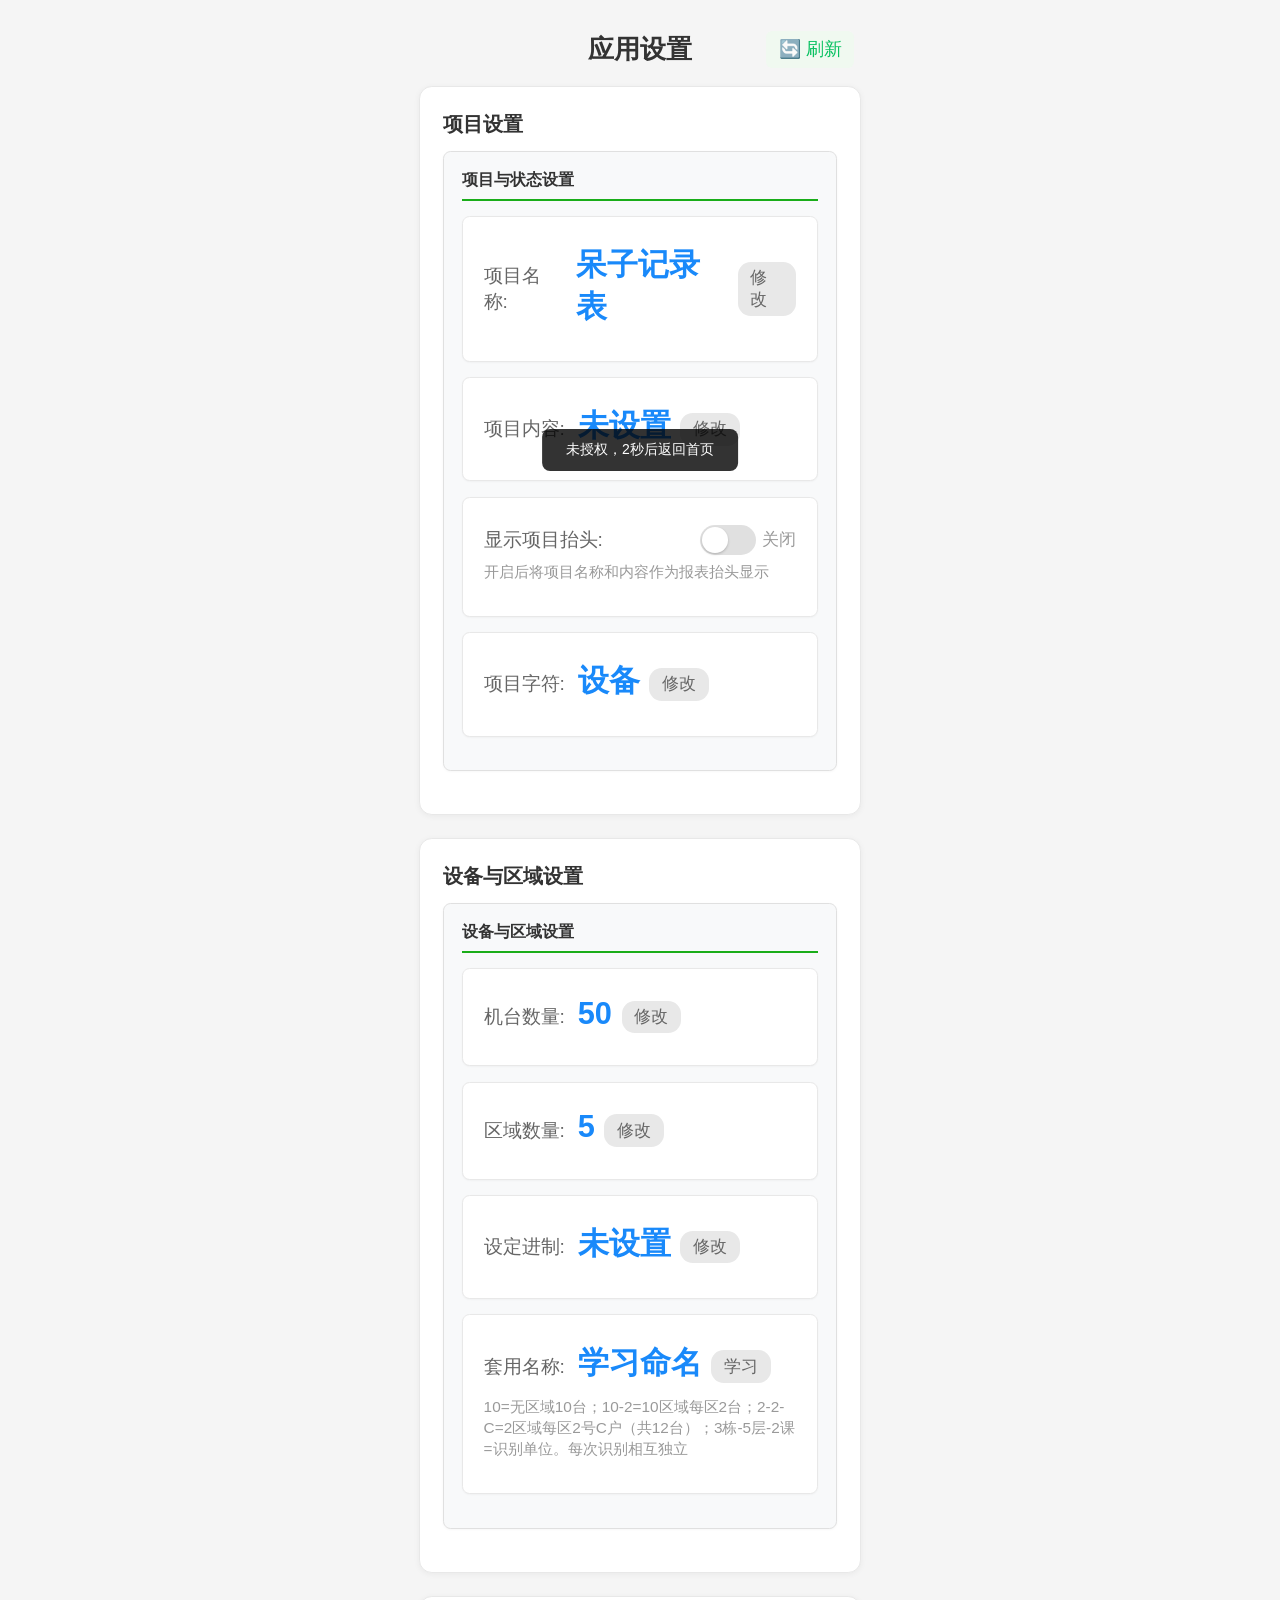
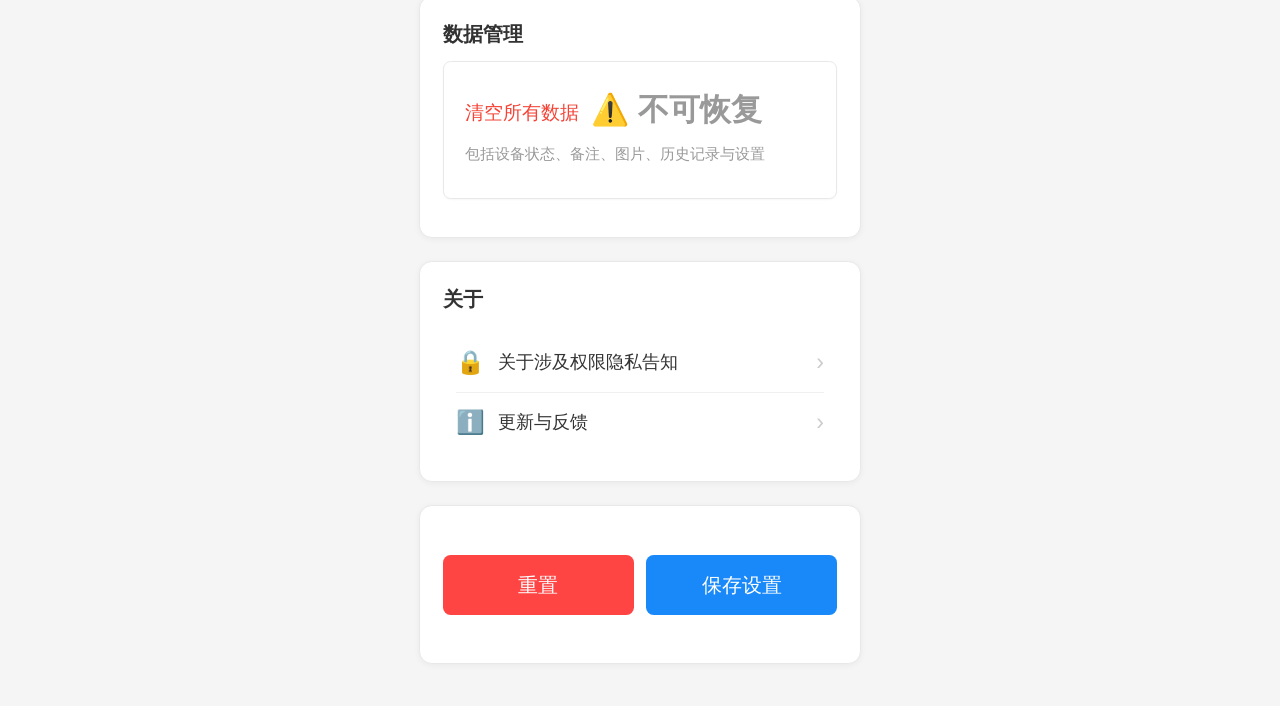
<file: settings.html>
<!DOCTYPE html>
<html lang="zh-CN">
<head>
  <meta charset="UTF-8">
  <meta name="viewport" content="width=device-width, initial-scale=1.0, maximum-scale=1.0, user-scalable=no, viewport-fit=cover">
  <meta name="theme-color" content="#07c160">
  <link rel="manifest" href="./manifest.json">
  <link rel="icon" type="image/png" href="./icons/icon-192.png">
  <link rel="stylesheet" href="./css/base.css">
  <link rel="stylesheet" href="./css/settings.css">
  <style>
    /* 小程序原生 switch 的 PWA 等价实现 */
    .pwa-switch {
      width: 0.88rem;
      height: 0.48rem;
      border-radius: 0.24rem;
      background: #e0e0e0;
      position: relative;
      margin-left: auto;
      flex-shrink: 0;
      transition: background 0.2s;
    }
    .pwa-switch.on { background: #07c160; }
    .pwa-switch::after {
      content: '';
      position: absolute;
      top: 0.04rem;
      left: 0.04rem;
      width: 0.4rem;
      height: 0.4rem;
      border-radius: 50%;
      background: #fff;
      transition: left 0.2s;
      box-shadow: 0 0.02rem 0.04rem rgba(0,0,0,0.2);
    }
    .pwa-switch.on::after { left: 0.44rem; }
  </style>
  <title>设置</title>
</head>
<body>

<div class="container">
  <div class="header-section">
    <span class="title">应用设置</span>
    <span class="refresh-button" onclick="location.reload()">🔄 刷新</span>
  </div>

  <div class="setting-group">
    <div class="section-title">项目设置</div>

    <div class="project-settings-group">
      <span class="group-label">项目与状态设置</span>

      <!-- 项目名称 -->
      <div class="project-name-setting">
        <div class="setting-row">
          <span class="setting-label">项目名称:</span>
          <span class="project-name-display" id="projectNameDisplay">呆子记录表</span>
          <span class="edit-btn" onclick="toggleProjectName()">修改</span>
        </div>
        <div class="project-name-edit-area" id="projectNameEdit" style="display:none">
          <div class="inline-input-row">
            <span class="inline-input-label">项目名称：</span>
            <input class="inline-input-field" id="projectNameInput" type="text" placeholder="请输入项目名称">
          </div>
          <div class="range-hint">输入项目名称，用于标识当前项目</div>
          <div class="edit-buttons">
            <button class="btn btn-secondary" type="button" onclick="toggleProjectName()">取消</button>
            <button class="btn btn-primary" type="button" onclick="confirmProjectName()">确定</button>
          </div>
        </div>
      </div>

      <!-- 项目内容 -->
      <div class="project-name-setting">
        <div class="setting-row">
          <span class="setting-label">项目内容:</span>
          <span class="project-name-display" id="projectContentDisplay">未设置</span>
          <span class="edit-btn" onclick="toggleProjectContent()">修改</span>
        </div>
        <div class="project-name-edit-area" id="projectContentEdit" style="display:none">
          <div class="inline-input-row">
            <span class="inline-input-label">项目内容：</span>
            <input class="inline-input-field" id="projectContentInput" type="text" placeholder="如：XX项目">
          </div>
          <div class="range-hint">显示在页面顶部与照片水印中</div>
          <div class="edit-buttons">
            <button class="btn btn-secondary" type="button" onclick="toggleProjectContent()">取消</button>
            <button class="btn btn-primary" type="button" onclick="confirmProjectContent()">确定</button>
          </div>
        </div>
      </div>

      <!-- 显示项目抬头 -->
      <div class="project-name-setting">
        <div class="setting-row">
          <span class="setting-label">显示项目抬头:</span>
          <span class="pwa-switch" id="switchHeader" onclick="toggleShowHeader()"></span>
          <span class="switch-label" id="headerSwitchLabel">关闭</span>
        </div>
        <div class="range-hint">开启后将项目名称和内容作为报表抬头显示</div>
      </div>

      <!-- 项目字符 -->
      <div class="project-name-setting">
        <div class="setting-row">
          <span class="setting-label">项目字符:</span>
          <span class="project-name-display" id="itemCharacterDisplay">设备</span>
          <span class="edit-btn" onclick="toggleSimpleEdit('itemCharacter')">修改</span>
        </div>
        <div class="project-name-edit-area" id="itemCharacterEdit" style="display:none">
          <div class="inline-input-row">
            <span class="inline-input-label">项目字符：</span>
            <input class="inline-input-field" id="itemCharacterInput" type="text">
          </div>
          <div class="range-hint">修改后将替换所有设备状态中的项目字符</div>
          <div class="edit-buttons">
            <button class="btn btn-secondary" type="button" onclick="toggleSimpleEdit('itemCharacter')">取消</button>
            <button class="btn btn-primary" type="button" onclick="confirmSimpleEdit('itemCharacter')">确定</button>
          </div>
        </div>
      </div>

      <!-- 高级选项：项目名称输入 888 显示、输入 999 隐藏（默认隐藏，离开设置页自动隐藏） -->
      <div id="advancedOptions" style="display:none"></div>
    </div>
  </div>

  <!-- 设备与区域设置 -->
  <div class="setting-group">
    <div class="section-title">设备与区域设置</div>
    <div class="project-settings-group">
      <span class="group-label">设备与区域设置</span>

      <!-- 机台数量 -->
      <div class="project-name-setting">
        <div class="setting-row">
          <span class="setting-label">机台数量:</span>
          <span class="project-name-display" id="totalCountDisplay">50</span>
          <span class="edit-btn" onclick="toggleSimpleEdit('totalCount')">修改</span>
        </div>
        <div class="project-name-edit-area" id="totalCountEdit" style="display:none">
          <div class="inline-input-row">
            <span class="inline-input-label">机台数量：</span>
            <input class="inline-input-field" id="totalCountInput" type="number">
          </div>
          <div class="range-hint">机台数量范围：0-1500（0为没有机台）</div>
          <div class="edit-buttons">
            <button class="btn btn-secondary" type="button" onclick="toggleSimpleEdit('totalCount')">取消</button>
            <button class="btn btn-primary" type="button" onclick="confirmSimpleEdit('totalCount')">确定</button>
          </div>
        </div>
      </div>

      <!-- 区域数量 -->
      <div class="project-name-setting">
        <div class="setting-row">
          <span class="setting-label">区域数量:</span>
          <span class="project-name-display" id="areaCountDisplay">5</span>
          <span class="edit-btn" onclick="toggleSimpleEdit('areaCount')">修改</span>
        </div>
        <div class="project-name-edit-area" id="areaCountEdit" style="display:none">
          <div class="inline-input-row">
            <span class="inline-input-label">区域数量：</span>
            <input class="inline-input-field" id="areaCountInput" type="text">
          </div>
          <div class="range-hint">格式说明：1. 仅数字(如20): 设置20个区域；2. 数字-数字(如5-8): 设置5个区域，每个区域8台设备</div>
          <div class="edit-buttons">
            <button class="btn btn-secondary" type="button" onclick="toggleSimpleEdit('areaCount')">取消</button>
            <button class="btn btn-primary" type="button" onclick="confirmSimpleEdit('areaCount')">确定</button>
          </div>
        </div>
      </div>

      <!-- 设定进制（长按修改） -->
      <div class="project-name-setting">
        <div class="setting-row">
          <span class="setting-label">设定进制:</span>
          <span class="project-name-display" id="householdSuffixDisplay">未设置</span>
          <span class="edit-btn" id="householdEditBtn">修改</span>
        </div>
        <div class="project-name-edit-area" id="householdSuffixEdit" style="display:none">
          <div class="inline-input-row">
            <span class="inline-input-label">设定进制：</span>
            <input class="inline-input-field" id="householdSuffixInput" type="text">
          </div>
          <div class="range-hint">C=ABC；2=1/2，02=01/02；前缀符号仅作隔断：-2→1-1、1-2；数字后可带单位：5课→1-1课、1-2课。不输入则保持当前设置</div>
          <div class="edit-buttons">
            <button class="btn btn-secondary" type="button" onclick="toggleSimpleEdit('householdSuffix')">取消</button>
            <button class="btn btn-primary" type="button" onclick="confirmSimpleEdit('householdSuffix')">确定</button>
          </div>
        </div>
      </div>

      <!-- 套用名称（长按学习） -->
      <div class="project-name-setting">
        <div class="setting-row">
          <span class="setting-label">套用名称:</span>
          <span class="project-name-display">学习命名</span>
          <span class="edit-btn" id="learnNamingBtn">学习</span>
        </div>
        <div class="range-hint">10=无区域10台；10-2=10区域每区2台；2-2-C=2区域每区2号C户（共12台）；3栋-5层-2课=识别单位。每次识别相互独立</div>
      </div>
    </div>
  </div>

  <!-- 当日报表设置（高级选项，输入 888 显示） -->
  <div class="setting-group" id="dailyReportGroup" style="display:none">
    <div class="section-title">当日报表设置</div>
    <div class="project-settings-group">
      <span class="group-label">当日报表设置</span>
      <div class="project-name-setting">
        <div class="setting-row">
          <span class="setting-label">自定义时段:</span>
          <span class="pwa-switch" id="switchDailyCutoff" onclick="toggleDailyCutoff()"></span>
          <span class="switch-label" id="dailyCutoffLabel">关闭</span>
        </div>
        <div class="range-hint">关闭=自然日（00:00~23:59）；启用后可自定义统计时段，最长24小时</div>
        <div class="project-name-edit-area" id="dailyCutoffArea" style="display:none">
          <div class="setting-row">
            <span class="setting-label">起始时间:</span>
            <input class="inline-input-field" id="dailyCutoffStart" type="time" value="00:00" onchange="onDailyCutoffTimeChange()">
          </div>
          <div class="setting-row">
            <span class="setting-label">截止时间:</span>
            <input class="inline-input-field" id="dailyCutoffEnd" type="time" value="23:59" onchange="onDailyCutoffTimeChange()">
          </div>
          <div class="range-hint" id="dailyCutoffRangeText"></div>
          <div class="edit-buttons">
            <button class="btn btn-primary" type="button" onclick="confirmDailyCutoff()">保存</button>
          </div>
        </div>
      </div>
    </div>
  </div>

  <!-- 自动导出设置（高级选项，输入 888 显示） -->
  <div class="setting-group" id="autoExportGroup" style="display:none">
    <div class="section-title">自动导出设置</div>
    <div class="project-settings-group">
      <span class="group-label">自动导出设置</span>
      <div class="project-name-setting">
        <div class="setting-row">
          <span class="setting-label">自动导出:</span>
          <span class="pwa-switch" id="switchAutoExport" onclick="toggleAutoExport()"></span>
          <span class="switch-label" id="autoExportLabel">关闭</span>
        </div>
        <div class="range-hint">开启后将自动备份数据到本地</div>
      </div>
      <div class="project-name-setting" id="exportIntervalSetting" style="display:none">
        <div class="setting-row">
          <span class="setting-label">导出间隔:</span>
          <span class="project-name-display" id="exportIntervalDisplay">1小时</span>
          <span class="edit-btn" onclick="toggleExportInterval()">修改</span>
        </div>
        <div class="project-name-edit-area" id="exportIntervalEdit" style="display:none">
          <div class="range-hint">选择自动导出的时间间隔</div>
          <div class="interval-list" id="intervalList"></div>
          <div class="edit-buttons">
            <button class="btn btn-secondary" type="button" onclick="toggleExportInterval()">取消</button>
            <button class="btn btn-primary" type="button" onclick="confirmExportInterval()">确定</button>
          </div>
        </div>
      </div>
    </div>
  </div>

  <div class="setting-group">
    <div class="section-title">数据管理</div>
    <div class="project-name-setting">
      <div class="setting-row" onclick="clearAll()">
        <span class="setting-label" style="color:#f44336">清空所有数据</span>
        <span class="project-name-display" style="color:#999">⚠️ 不可恢复</span>
      </div>
      <div class="range-hint">包括设备状态、备注、图片、历史记录与设置</div>
    </div>
  </div>

  <div class="setting-group">
    <div class="section-title">关于</div>
    <div class="privacy-section">
      <div class="privacy-item" onclick="location.href='./privacy.html'">
        <span class="privacy-icon">🔒</span>
        <span class="privacy-text">关于涉及权限隐私告知</span>
        <span class="privacy-arrow">›</span>
      </div>
      <div class="privacy-item" onclick="showAbout()">
        <span class="privacy-icon">ℹ️</span>
        <span class="privacy-text">更新与反馈</span>
        <span class="privacy-arrow">›</span>
      </div>
    </div>
  </div>

  <!-- 重置与保存 -->
  <div class="setting-group">
    <div class="bottom-buttons">
      <button class="btn btn-danger" type="button" onclick="resetSettings()">重置</button>
      <button class="btn btn-primary" type="button" onclick="saveSettingsBtn()">保存设置</button>
    </div>
  </div>
</div>

<!-- 更新与反馈 操作表 -->
<div class="action-sheet-mask" id="aboutMask" onclick="hideAbout()">
  <div class="action-sheet" id="aboutSheet" onclick="event.stopPropagation()">
    <div class="action-title">更新与反馈</div>
    <div class="action-item edit" onclick="checkUpdate()">版本更新</div>
    <div class="action-item remark" onclick="sendFeedback()">意见反馈</div>
    <div class="action-cancel" onclick="hideAbout()">取消</div>
  </div>
</div>

<!-- TabBar（与原小程序一致） -->
<div class="tab-bar">
  <div class="tab-item" onclick="location.href='./index.html'">首页</div>
  <div class="tab-item" onclick="location.href='./work.html'">工作页面</div>
  <div class="tab-item active">设置</div>
</div>

<script src="./js/wx-polyfill.js"></script>
<script>
if ('serviceWorker' in navigator) navigator.serviceWorker.register('./sw.js');

var settings = wx.getStorageSync('machineSettings') || {};

function saveSettings() {
  wx.setStorageSync('machineSettings', settings);
  // 统计对象/量词单独存一份，方便报表页直接读取（与原小程序一致）
  wx.setStorageSync('equipmentType', settings.equipmentType || '设备');
  wx.setStorageSync('itemUnit', Object.prototype.hasOwnProperty.call(settings, 'itemUnit') ? settings.itemUnit : '台');
}

function render() {
  document.getElementById('projectNameDisplay').textContent = settings.projectName || '呆子记录表';
  document.getElementById('projectContentDisplay').textContent = settings.projectContent || '未设置';
  var sw = document.getElementById('switchHeader');
  var label = document.getElementById('headerSwitchLabel');
  sw.classList.toggle('on', !!settings.showProjectHeader);
  label.textContent = settings.showProjectHeader ? '启用' : '关闭';
  renderSimpleValues();
  renderDailyCutoff();
  renderAutoExport();
  renderOptions();
}

function renderSimpleValues() {
  document.getElementById('itemCharacterDisplay').textContent = simpleValue('itemCharacter');
  document.getElementById('totalCountDisplay').textContent = simpleValue('totalCount');
  document.getElementById('areaCountDisplay').textContent = simpleValue('areaCount');
  document.getElementById('householdSuffixDisplay').textContent = settings.householdSuffix || '未设置';
}

/* ---------------- 高级选项（默认隐藏，项目名称输入 888 显示 / 999 隐藏） ---------------- */
// group 为 hiddenOptions 中对应的隐藏开关；正常/警告/错误状态共用 statusNames 开关
var OPTION_META = [
  { key: 'equipmentType', label: '统计对象', def: '设备', group: 'equipmentType', hint: '报表中统计的事物名称，默认“设备”' },
  { key: 'itemUnit', label: '统计量词', def: '台', group: 'equipmentType', hint: '报表中数量后的量词，默认“台”，留空则不显示' },
  { key: 'normal', label: '正常状态', def: '正常', group: 'statusNames', hint: '自定义状态的显示名称' },
  { key: 'warning', label: '警告状态', def: '警告', group: 'statusNames', hint: '自定义状态的显示名称' },
  { key: 'error', label: '错误状态', def: '错误', group: 'statusNames', hint: '自定义状态的显示名称' },
  { key: 'areaSuffix', label: '区域名称', def: '区域', group: 'areaSuffix', hint: '区域名称后缀（如“区域1”）' },
  { key: 'locationSuffix', label: '位置名称', def: '开心就好', group: 'locationSuffix', hint: '位置名称后缀（如“位置1”）' }
];

function isStatusKey(key) {
  return key === 'normal' || key === 'warning' || key === 'error';
}

function optionDefault(key) {
  var o = OPTION_META.find(function (x) { return x.key === key; });
  return o ? o.def : '';
}

function getOptionValue(key) {
  if (isStatusKey(key)) {
    return (settings.statusNames && settings.statusNames[key]) || optionDefault(key);
  }
  // 量词允许保存空字符串（表示不显示量词）
  if (key === 'itemUnit' && Object.prototype.hasOwnProperty.call(settings, 'itemUnit') && settings.itemUnit === '') return '';
  return settings[key] || optionDefault(key);
}

function setOptionValue(key, val) {
  if (isStatusKey(key)) {
    // 状态名称整体保存，避免其它两项丢失默认值
    settings.statusNames = {
      normal: getOptionValue('normal'),
      warning: getOptionValue('warning'),
      error: getOptionValue('error')
    };
    settings.statusNames[key] = val;
  } else {
    settings[key] = val;
  }
}

// 默认全部隐藏（与小程序一致），已保存的配置优先
function getHiddenOptions() {
  return Object.assign({
    areaSuffix: true,
    locationSuffix: true,
    autoExport: true,
    statusNames: true,
    equipmentType: true
  }, settings.hiddenOptions || {});
}

// 一次性设置所有高级选项的隐藏状态
function setAllOptionsHidden(hidden) {
  settings.hiddenOptions = Object.assign({}, settings.hiddenOptions, {
    areaSuffix: hidden,
    locationSuffix: hidden,
    autoExport: hidden,
    statusNames: hidden,
    equipmentType: hidden
  });
  saveSettings();
}

// 生成高级选项的界面（避免与其它区块重复书写）
function buildOptionsUI() {
  var box = document.getElementById('advancedOptions');
  box.innerHTML = OPTION_META.map(function (o) {
    return '<div class="project-name-setting" id="opt-' + o.key + '">' +
      '<div class="setting-row">' +
        '<span class="setting-label">' + o.label + ':</span>' +
        '<span class="project-name-display" id="opt-' + o.key + '-value"></span>' +
        '<span class="edit-btn" ' + (isStatusKey(o.key) && o.key !== 'normal'
          ? 'id="editbtn-' + o.key + '">长按修改'
          : 'onclick="toggleOptionEdit(\'' + o.key + '\')">修改') + '</span>' +
      '</div>' +
      '<div class="project-name-edit-area" id="opt-' + o.key + '-edit" style="display:none">' +
        '<div class="inline-input-row">' +
          '<span class="inline-input-label">' + o.label + '：</span>' +
          '<input class="inline-input-field" id="opt-' + o.key + '-input" type="text">' +
        '</div>' +
        '<div class="range-hint">' + o.hint + '</div>' +
        '<div class="edit-buttons">' +
          '<button class="btn btn-secondary" type="button" onclick="toggleOptionEdit(\'' + o.key + '\')">取消</button>' +
          '<button class="btn btn-primary" type="button" onclick="confirmOptionEdit(\'' + o.key + '\')">确定</button>' +
        '</div>' +
      '</div>' +
    '</div>';
  }).join('');
}

function renderOptions() {
  var hidden = getHiddenOptions();
  var visibleCount = 0;
  OPTION_META.forEach(function (o) {
    var el = document.getElementById('opt-' + o.key);
    if (!el) return;
    var visible = !hidden[o.group];
    el.style.display = visible ? '' : 'none';
    if (visible) visibleCount++;
    document.getElementById('opt-' + o.key + '-value').textContent = getOptionValue(o.key) || '（空）';
  });
  document.getElementById('advancedOptions').style.display = visibleCount > 0 ? '' : 'none';
  // 当日报表 / 自动导出 同属 autoExport 隐藏开关
  var autoVisible = !hidden.autoExport;
  document.getElementById('dailyReportGroup').style.display = autoVisible ? '' : 'none';
  document.getElementById('autoExportGroup').style.display = autoVisible ? '' : 'none';
}

function toggleOptionEdit(key) {
  var box = document.getElementById('opt-' + key + '-edit');
  var open = box.style.display === 'none';
  box.style.display = open ? '' : 'none';
  if (open) document.getElementById('opt-' + key + '-input').value = getOptionValue(key);
}

function confirmOptionEdit(key) {
  var val = document.getElementById('opt-' + key + '-input').value.trim();
  setOptionValue(key, val);
  saveSettings();
  document.getElementById('opt-' + key + '-edit').style.display = 'none';
  render();
  wx.showToast({ title: '已保存' });
}

function toggleProjectName() {
  var box = document.getElementById('projectNameEdit');
  var open = box.style.display === 'none';
  box.style.display = open ? '' : 'none';
  if (open) document.getElementById('projectNameInput').value = settings.projectName || '';
}

function confirmProjectName() {
  var val = document.getElementById('projectNameInput').value.trim();

  // 999：隐藏所有高级选项（项目名称保持原值，不把 999 存成项目名）
  if (val === '999') {
    setAllOptionsHidden(true);
    document.getElementById('projectNameEdit').style.display = 'none';
    render();
    wx.showToast({ title: '已隐藏指定选项', icon: 'success' });
    return;
  }

  // 888：临时显示所有高级选项（离开设置页自动隐藏）
  if (val === '888') {
    setAllOptionsHidden(false);
    document.getElementById('projectNameEdit').style.display = 'none';
    render();
    wx.showToast({ title: '已显示所有选项（离开设置页自动关闭）', icon: 'success', duration: 2000 });
    return;
  }

  settings.projectName = val;
  saveSettings();
  document.getElementById('projectNameEdit').style.display = 'none';
  render();
  wx.showToast({ title: '已保存' });
}

/* ---------------- 离开设置页自动恢复隐藏 ---------------- */
// 与小程序 onHide/onUnload -> globalAutoHideOptions 一致
function autoHideOptionsOnLeave() {
  var hidden = getHiddenOptions();
  // 只有高级选项处于显示状态时才需要恢复隐藏，避免无意义写入
  if (!hidden.areaSuffix || !hidden.locationSuffix || !hidden.statusNames || !hidden.equipmentType || !hidden.autoExport) {
    setAllOptionsHidden(true);
    renderOptions();
  }
}
// 关闭/刷新页面
window.addEventListener('pagehide', autoHideOptionsOnLeave);
window.addEventListener('beforeunload', autoHideOptionsOnLeave);
// 切换到其它标签页/其它应用；返回时按已保存的隐藏配置重新渲染
document.addEventListener('visibilitychange', function () {
  if (document.visibilityState === 'hidden') {
    autoHideOptionsOnLeave();
  } else {
    settings = wx.getStorageSync('machineSettings') || {};
    render();
  }
});

function toggleProjectContent() {
  var box = document.getElementById('projectContentEdit');
  var open = box.style.display === 'none';
  box.style.display = open ? '' : 'none';
  if (open) document.getElementById('projectContentInput').value = settings.projectContent || '';
}

function confirmProjectContent() {
  var val = document.getElementById('projectContentInput').value.trim();
  settings.projectContent = val;
  saveSettings();
  document.getElementById('projectContentEdit').style.display = 'none';
  render();
  wx.showToast({ title: '已保存' });
}

function toggleShowHeader() {
  settings.showProjectHeader = !settings.showProjectHeader;
  saveSettings();
  render();
}

function clearAll() {
  if (!confirm('确定清空所有本地数据吗？此操作不可恢复。')) return;
  localStorage.clear();
  location.reload();
}

/* ---------------- 更新与反馈 ---------------- */
function showAbout() {
  document.getElementById('aboutMask').classList.add('active');
  document.getElementById('aboutSheet').classList.add('active');
}

function hideAbout() {
  document.getElementById('aboutMask').classList.remove('active');
  document.getElementById('aboutSheet').classList.remove('active');
}

function checkUpdate() {
  hideAbout();
  // PWA 版本更新由 Service Worker 负责，这里手动检查一次
  if (navigator.serviceWorker) {
    navigator.serviceWorker.getRegistrations().then(function (regs) {
      regs.forEach(function (r) { r.update(); });
      wx.showToast({ title: '已检查更新，当前为最新版本', icon: 'none' });
    });
  } else {
    wx.showToast({ title: '当前为最新版本', icon: 'none' });
  }
}

function sendFeedback() {
  hideAbout();
  wx.showToast({ title: '请联系系统管理员反馈', icon: 'none' });
}

/* ---------------- 设备列表读写 ---------------- */
function getMachineList() {
  var ms = wx.getStorageSync('machineStatus') || {};
  return { data: ms, list: ms.checkStatus || [] };
}

function saveMachineList(list, extra) {
  var ms = wx.getStorageSync('machineStatus') || {};
  ms.checkStatus = list;
  Object.keys(extra || {}).forEach(function (k) { ms[k] = extra[k]; });
  wx.setStorageSync('machineStatus', ms);
}

/* 按区域设置重新分配设备的区域字段 */
function applyAreaToList(list) {
  var areaCount = parseInt(settings.areaCount, 10);
  if (isNaN(areaCount)) areaCount = 0;
  var suffix = settings.areaSuffix || '区域';
  var start = parseInt(settings.areaStartIndex, 10);
  if (isNaN(start)) start = 1;
  if (areaCount <= 0) {
    list.forEach(function (m) { m.area = ''; });
    return;
  }
  var per = parseInt(settings.devicesPerArea, 10);
  if (isNaN(per) || per < 1) per = Math.ceil(list.length / areaCount) || 1;
  list.forEach(function (m, i) {
    m.area = suffix + (Math.floor(i / per) + start);
  });
}

/* ---------------- 机台数量（0-1500） ---------------- */
function applyTotalCount(newCount) {
  var s = getMachineList();
  var list = s.list.slice();
  var diff = newCount - list.length;
  var removedMap = s.data.removedStatusMap || {};

  if (diff > 0) {
    for (var i = 0; i < diff; i++) {
      var newId = String(list.length + i + 1);
      var saved = removedMap[newId];
      list.push({
        id: newId,
        name: newId,
        displayName: newId,
        area: '',
        status: (saved && saved.status) || '',
        statusTime: (saved && saved.statusTime) || '',
        isChecked: !!(saved && saved.isChecked),
        lastCheck: (saved && saved.lastCheck) || '',
        checkTime: (saved && saved.checkTime) || '',
        remark: (saved && saved.remark) || '',
        inspector: (saved && saved.inspector) || '',
        images: [],
        inspectionItems: (saved && saved.inspectionItems) || []
      });
      if (saved) delete removedMap[newId];
    }
  } else if (diff < 0) {
    // 被移除的设备保留状态，后续调大机台数量时可自动恢复
    var dropped = list.splice(newCount);
    dropped.forEach(function (m) {
      removedMap[String(m.id)] = {
        status: m.status, statusTime: m.statusTime, isChecked: m.isChecked,
        lastCheck: m.lastCheck, checkTime: m.checkTime, remark: m.remark,
        inspector: m.inspector, inspectionItems: m.inspectionItems
      };
    });
  }

  applyAreaToList(list);
  saveMachineList(list, { removedStatusMap: removedMap });
}

/* ---------------- 区域数量解析（N / N-M / N名称 / N-M-起始名称） ---------------- */
function parseAreaCountInput(input) {
  var raw = String(input || '').trim();
  if (!raw) return null;
  var parts = raw.split(/[-－]/);
  var res = { areaCount: null, devicesPerArea: null, areaSuffix: null, areaStartIndex: null };

  if (parts.length === 3) {
    var c = parts[0].match(/\d+/), d = parts[1].match(/\d+/), st = parts[2].match(/\d+/);
    var zh = parts[2].match(/[^\d\s]+/g);
    if (c && d && st) {
      res.areaCount = parseInt(c[0]);
      res.devicesPerArea = parseInt(d[0]);
      res.areaStartIndex = parseInt(st[0]);
      res.areaSuffix = (zh && zh.length) ? zh[0] : '区域';
      return res;
    }
  }

  if (parts.length === 2) {
    var firstNum = parts[0].match(/\d+/);
    var firstZh = parts[0].match(/[^\d\s]+/g);
    var secondNum = parseInt(parts[1]);
    if (firstNum) {
      res.areaCount = parseInt(firstNum[0]);
      if (firstZh && firstZh.length) res.areaSuffix = firstZh[0];
    }
    if (!res.areaCount || isNaN(res.areaCount)) {
      if (isNaN(secondNum) || secondNum < 1) return 'second';
      res.areaCount = secondNum;
      res.devicesPerArea = secondNum;
    } else {
      res.devicesPerArea = secondNum;
      var total = res.areaCount * res.devicesPerArea;
      if (res.areaCount < 1 || res.areaCount > 500 ||
          isNaN(res.devicesPerArea) || res.devicesPerArea < 1 || res.devicesPerArea > 100 ||
          total > 1500) return 'range';
    }
    return res;
  }

  var num = raw.match(/\d+/);
  var zh2 = raw.match(/[^\d\s]+/g);
  if (!num) return 'range';
  res.areaCount = parseInt(num[0]);
  if (zh2 && zh2.length) res.areaSuffix = zh2[0];
  return res;
}

/* ---------------- 通用单值编辑（项目字符/机台数量/区域数量/设定进制） ---------------- */
var SIMPLE_META = {
  itemCharacter: { def: '设备' },
  totalCount: { def: 50 },
  areaCount: { def: 5 },
  householdSuffix: { def: '' }
};

function simpleValue(key) {
  var v = settings[key];
  if (v === undefined || v === null || v === '') return SIMPLE_META[key].def;
  return v;
}

function toggleSimpleEdit(key) {
  var box = document.getElementById(key + 'Edit');
  var open = box.style.display === 'none';
  box.style.display = open ? '' : 'none';
  if (open) document.getElementById(key + 'Input').value = (key === 'householdSuffix') ? (settings[key] || '') : simpleValue(key);
}

function confirmSimpleEdit(key) {
  var val = (document.getElementById(key + 'Input').value || '').trim();
  document.getElementById(key + 'Edit').style.display = 'none';

  if (key === 'totalCount') {
    if (!val) return;
    var n = parseInt(val, 10);
    if (isNaN(n) || n < 0 || n > 1500) {
      wx.showToast({ title: '请输入有效范围的机台数量(0-1500)', icon: 'none' });
      return;
    }
    settings.totalCount = n;
    applyTotalCount(n);
    saveSettings();
    render();
    wx.showToast({ title: '机台数量已更新为 ' + n, icon: 'success' });
    return;
  }

  if (key === 'areaCount') {
    if (!val) return;
    var parsed = parseAreaCountInput(val);
    if (parsed === 'second') { wx.showToast({ title: '第二个数字必须是正整数', icon: 'none' }); return; }
    if (parsed === 'range') { wx.showToast({ title: '格式错误，总数不超过1500', icon: 'none' }); return; }
    if (!parsed) return;
    settings.areaCount = parsed.areaCount;
    if (parsed.devicesPerArea) settings.devicesPerArea = parsed.devicesPerArea;
    if (parsed.areaSuffix) settings.areaSuffix = parsed.areaSuffix;
    if (parsed.areaStartIndex) settings.areaStartIndex = parsed.areaStartIndex;
    var list = getMachineList().list;
    applyAreaToList(list);
    saveMachineList(list, {});
    saveSettings();
    render();
    wx.showToast({ title: '区域数量已更新', icon: 'success' });
    return;
  }

  // 项目字符 / 设定进制：不输入则保持当前设置
  if (!val && key === 'householdSuffix') return;
  settings[key] = val;
  saveSettings();
  render();
  wx.showToast({ title: '已保存' });
}

/* ---------------- 学习命名（长按「学习」） ---------------- */
function learnNaming() {
  var list = getMachineList().list;
  if (!list.length) {
    wx.showToast({ title: '暂无设备可学习', icon: 'none' });
    return;
  }
  var areas = [];
  list.forEach(function (m) {
    var a = (m.area || '').trim();
    if (a && areas.indexOf(a) === -1) areas.push(a);
  });

  if (areas.length === 0) {
    settings.areaCount = 0;
    settings.devicesPerArea = list.length;
  } else {
    settings.areaCount = areas.length;
    settings.devicesPerArea = Math.ceil(list.length / areas.length);
    settings.areaSuffix = areas[0].replace(/\d+$/, '') || '区域';
    var m2 = areas[0].match(/(\d+)$/);
    settings.areaStartIndex = m2 ? parseInt(m2[1], 10) : 1;
  }
  settings.totalCount = list.length;
  applyAreaToList(list);
  saveMachineList(list, {});
  saveSettings();
  render();
  wx.showToast({ title: '已学习当前命名', icon: 'success' });
}

/* ---------------- 长按（与小程序一致） ---------------- */
function bindLongPress(el, onLong) {
  if (!el) return;
  var timer = null;
  el.addEventListener('pointerdown', function () {
    timer = setTimeout(function () { timer = null; onLong(); }, 500);
  });
  var clear = function () { if (timer) { clearTimeout(timer); timer = null; } };
  el.addEventListener('pointerup', clear);
  el.addEventListener('pointerleave', clear);
  el.addEventListener('pointercancel', clear);
  el.addEventListener('contextmenu', function (e) { e.preventDefault(); });
}

/* ---------------- 当日报表：自定义时段 ---------------- */
var dailyCutoff = { enabled: false, start: '00:00', end: '23:59' };

function loadDailyCutoff() {
  var e = wx.getStorageSync('dailyCutoffEnabled');
  dailyCutoff.enabled = e === true || e === 'true';
  dailyCutoff.start = wx.getStorageSync('dailyCutoffStart') || '00:00';
  dailyCutoff.end = wx.getStorageSync('dailyCutoffEnd') || '23:59';
}

function toMinutes(t) {
  var p = String(t || '00:00').split(':');
  return (parseInt(p[0], 10) || 0) * 60 + (parseInt(p[1], 10) || 0);
}

function computeCutoffText() {
  var s = toMinutes(dailyCutoff.start);
  var e = toMinutes(dailyCutoff.end);
  var span, rangeText;
  if (s === e) {
    span = 1440;
    rangeText = '今日 ' + dailyCutoff.start + ' ~ 次日 ' + dailyCutoff.end;
  } else if (s < e) {
    span = e - s;
    rangeText = '今日 ' + dailyCutoff.start + ' ~ 今日 ' + dailyCutoff.end;
  } else {
    span = (1440 - s) + e;
    rangeText = '今日 ' + dailyCutoff.start + ' ~ 次日 ' + dailyCutoff.end;
  }
  var h = Math.floor(span / 60);
  var m = span % 60;
  return { spanMin: span, rangeText: rangeText, spanText: h + '小时' + (m > 0 ? m + '分' : '') };
}

function toggleDailyCutoff() {
  dailyCutoff.enabled = !dailyCutoff.enabled;
  wx.setStorageSync('dailyCutoffEnabled', dailyCutoff.enabled);
  if (dailyCutoff.enabled) {
    wx.setStorageSync('dailyCutoffStart', dailyCutoff.start);
    wx.setStorageSync('dailyCutoffEnd', dailyCutoff.end);
  } else {
    wx.showToast({ title: '已恢复自然日', icon: 'none' });
  }
  renderDailyCutoff();
}

function onDailyCutoffTimeChange() {
  var start = document.getElementById('dailyCutoffStart').value || '00:00';
  var end = document.getElementById('dailyCutoffEnd').value || '23:59';
  if (computeCutoffTextOf(start, end).spanMin > 1440) {
    wx.showToast({ title: '时段不能超过24小时', icon: 'none' });
    return;
  }
  dailyCutoff.start = start;
  dailyCutoff.end = end;
  renderDailyCutoff();
}

function computeCutoffTextOf(start, end) {
  var s = toMinutes(start), e = toMinutes(end);
  var span = s === e ? 1440 : (s < e ? e - s : (1440 - s) + e);
  return { spanMin: span };
}

function confirmDailyCutoff() {
  wx.setStorageSync('dailyCutoffEnabled', true);
  wx.setStorageSync('dailyCutoffStart', dailyCutoff.start);
  wx.setStorageSync('dailyCutoffEnd', dailyCutoff.end);
  wx.showToast({ title: '时段设置已保存', icon: 'success' });
}

function renderDailyCutoff() {
  var sw = document.getElementById('switchDailyCutoff');
  if (!sw) return;
  sw.classList.toggle('on', dailyCutoff.enabled);
  document.getElementById('dailyCutoffLabel').textContent = dailyCutoff.enabled ? '启用' : '关闭';
  document.getElementById('dailyCutoffArea').style.display = dailyCutoff.enabled ? '' : 'none';
  document.getElementById('dailyCutoffStart').value = dailyCutoff.start;
  document.getElementById('dailyCutoffEnd').value = dailyCutoff.end;
  var info = computeCutoffText();
  document.getElementById('dailyCutoffRangeText').textContent =
    '当前时段：' + info.rangeText + '（' + info.spanText + '）';
}

/* ---------------- 自动导出 ---------------- */
var EXPORT_INTERVALS = [
  { name: '5分钟', value: 5 * 60 * 1000 },
  { name: '30分钟', value: 30 * 60 * 1000 },
  { name: '1小时', value: 60 * 60 * 1000 },
  { name: '2小时', value: 2 * 60 * 60 * 1000 },
  { name: '6小时', value: 6 * 60 * 60 * 1000 },
  { name: '12小时', value: 12 * 60 * 60 * 1000 },
  { name: '24小时', value: 24 * 60 * 60 * 1000 }
];
var tempIntervalIndex = 0;

function currentIntervalIndex() {
  var v = Number(settings.autoExportInterval) || EXPORT_INTERVALS[2].value;
  for (var i = 0; i < EXPORT_INTERVALS.length; i++) {
    if (EXPORT_INTERVALS[i].value === v) return i;
  }
  return 2;
}

function buildIntervalList() {
  var box = document.getElementById('intervalList');
  box.innerHTML = EXPORT_INTERVALS.map(function (it, i) {
    return '<div class="interval-item" data-index="' + i + '">' + it.name + '</div>';
  }).join('');
  box.querySelectorAll('.interval-item').forEach(function (el) {
    el.onclick = function () {
      tempIntervalIndex = parseInt(el.getAttribute('data-index'), 10);
      renderIntervalActive();
    };
  });
}

function renderIntervalActive() {
  var items = document.querySelectorAll('#intervalList .interval-item');
  for (var i = 0; i < items.length; i++) {
    items[i].classList.toggle('interval-item-active', i === tempIntervalIndex);
  }
}

function toggleAutoExport() {
  settings.autoExportEnabled = !settings.autoExportEnabled;
  saveSettings();
  renderAutoExport();
}

function toggleExportInterval() {
  var box = document.getElementById('exportIntervalEdit');
  var open = box.style.display === 'none';
  box.style.display = open ? '' : 'none';
  if (open) {
    tempIntervalIndex = currentIntervalIndex();
    renderIntervalActive();
  }
}

function confirmExportInterval() {
  settings.autoExportInterval = EXPORT_INTERVALS[tempIntervalIndex].value;
  saveSettings();
  document.getElementById('exportIntervalEdit').style.display = 'none';
  renderAutoExport();
  wx.showToast({ title: '导出间隔已更新', icon: 'success' });
}

function renderAutoExport() {
  var enabled = !!settings.autoExportEnabled;
  document.getElementById('switchAutoExport').classList.toggle('on', enabled);
  document.getElementById('autoExportLabel').textContent = enabled ? '开启' : '关闭';
  document.getElementById('exportIntervalSetting').style.display = enabled ? '' : 'none';
  document.getElementById('exportIntervalDisplay').textContent = EXPORT_INTERVALS[currentIntervalIndex()].name;
}

/* ---------------- 重置 / 保存设置 ---------------- */
function saveSettingsBtn() {
  // 机台数量至少为 1，区域数量可以为 0（与小程序一致）
  if (!(settings.totalCount > 0)) settings.totalCount = 50;
  if (!(settings.areaCount >= 0)) settings.areaCount = 5;
  saveSettings();
  render();
  wx.showToast({ title: '设置已保存', icon: 'success' });
}

function resetSettings() {
  if (!confirm('确定重置所有设置为默认值吗？')) return;
  var keepHidden = settings.hiddenOptions;
  settings = {
    projectName: '呆子记录表',
    projectContent: '',
    itemCharacter: '设备',
    showProjectHeader: false,
    equipmentType: '设备',
    itemUnit: '台',
    totalCount: 50,
    areaCount: 5,
    devicesPerArea: 10,
    areaSuffix: '区域',
    locationSuffix: '开心就好',
    householdSuffix: '',
    areaStartIndex: 1,
    statusNames: { normal: '正常', warning: '警告', error: '错误' },
    hiddenOptions: keepHidden
  };
  saveSettings();
  render();
  wx.showToast({ title: '已重置为默认设置', icon: 'success' });
}

buildOptionsUI();
buildIntervalList();
loadDailyCutoff();

// 与小程序一致：警告/错误状态、设定进制、套用名称 需长按才允许修改
bindLongPress(document.getElementById('editbtn-warning'), function () { toggleOptionEdit('warning'); });
bindLongPress(document.getElementById('editbtn-error'), function () { toggleOptionEdit('error'); });
bindLongPress(document.getElementById('householdEditBtn'), function () { toggleSimpleEdit('householdSuffix'); });
bindLongPress(document.getElementById('learnNamingBtn'), learnNaming);

render();
</script>
</body>
</html>
</file>
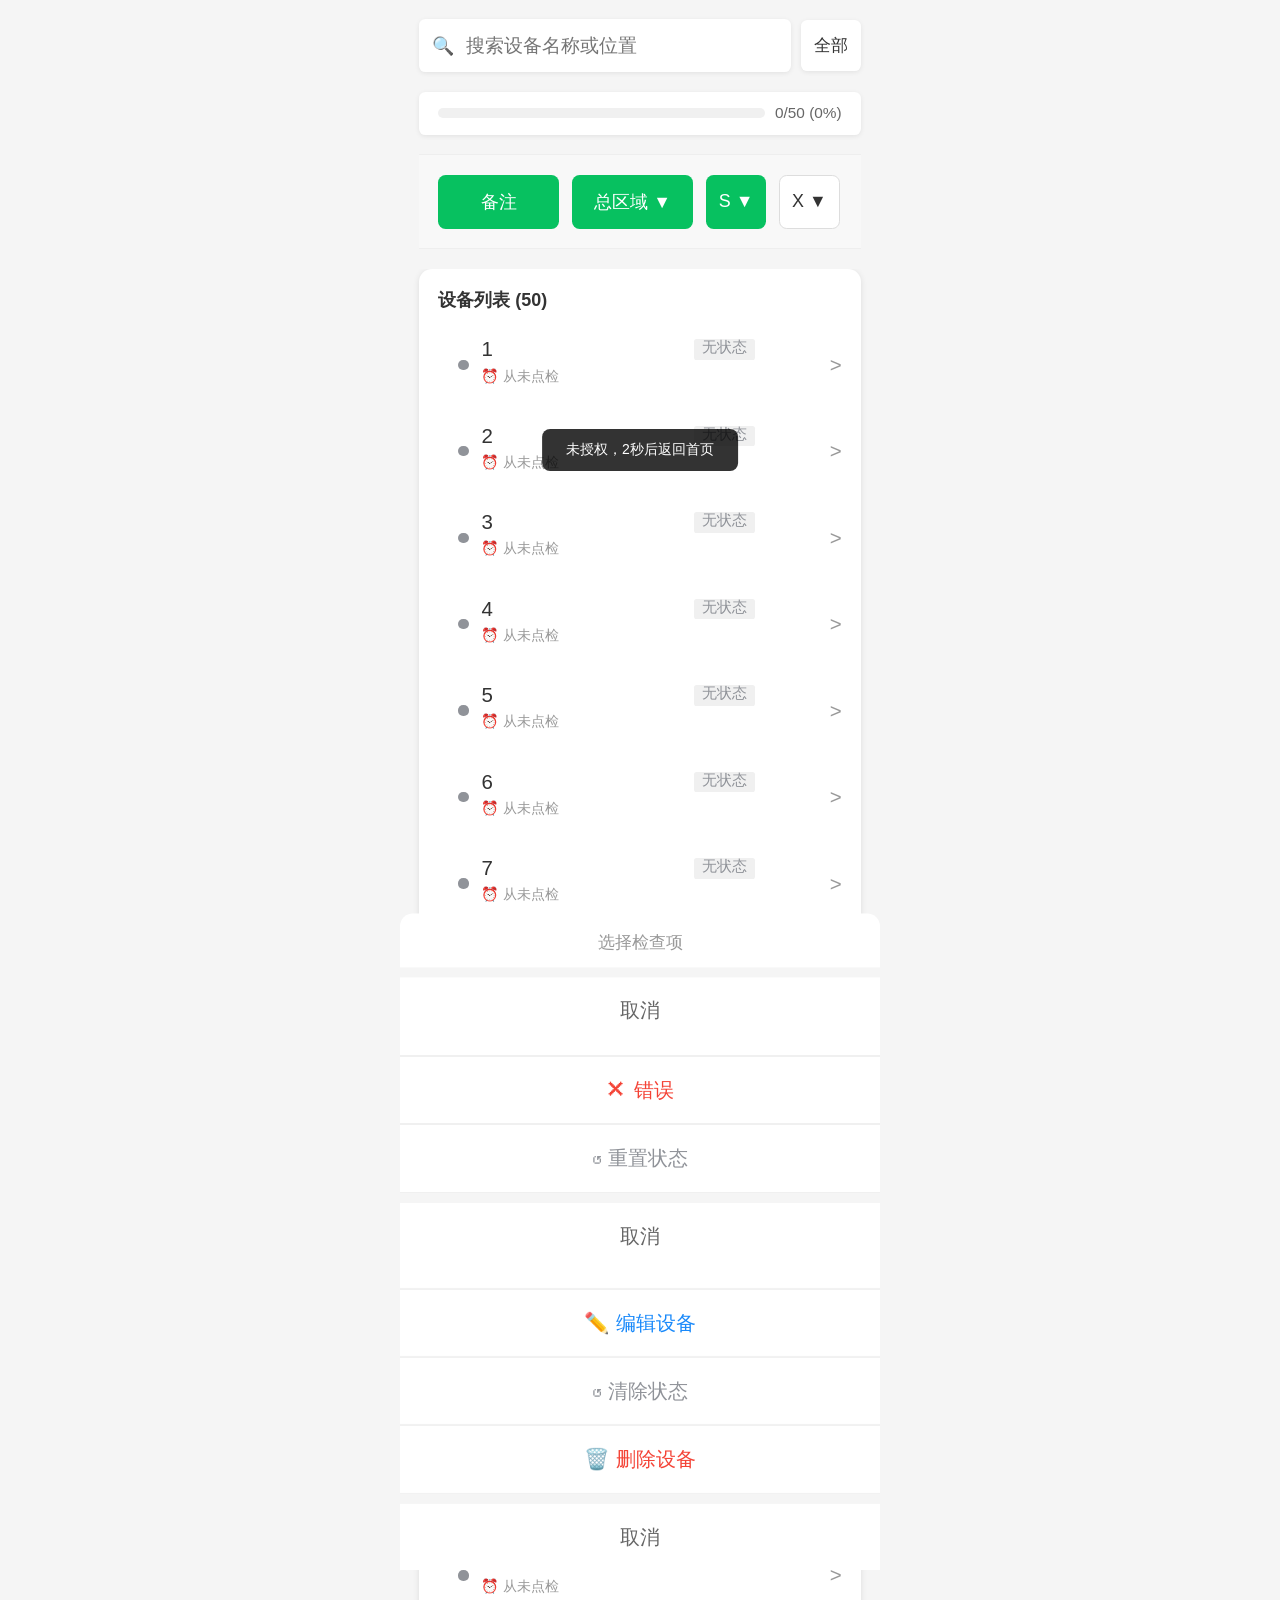
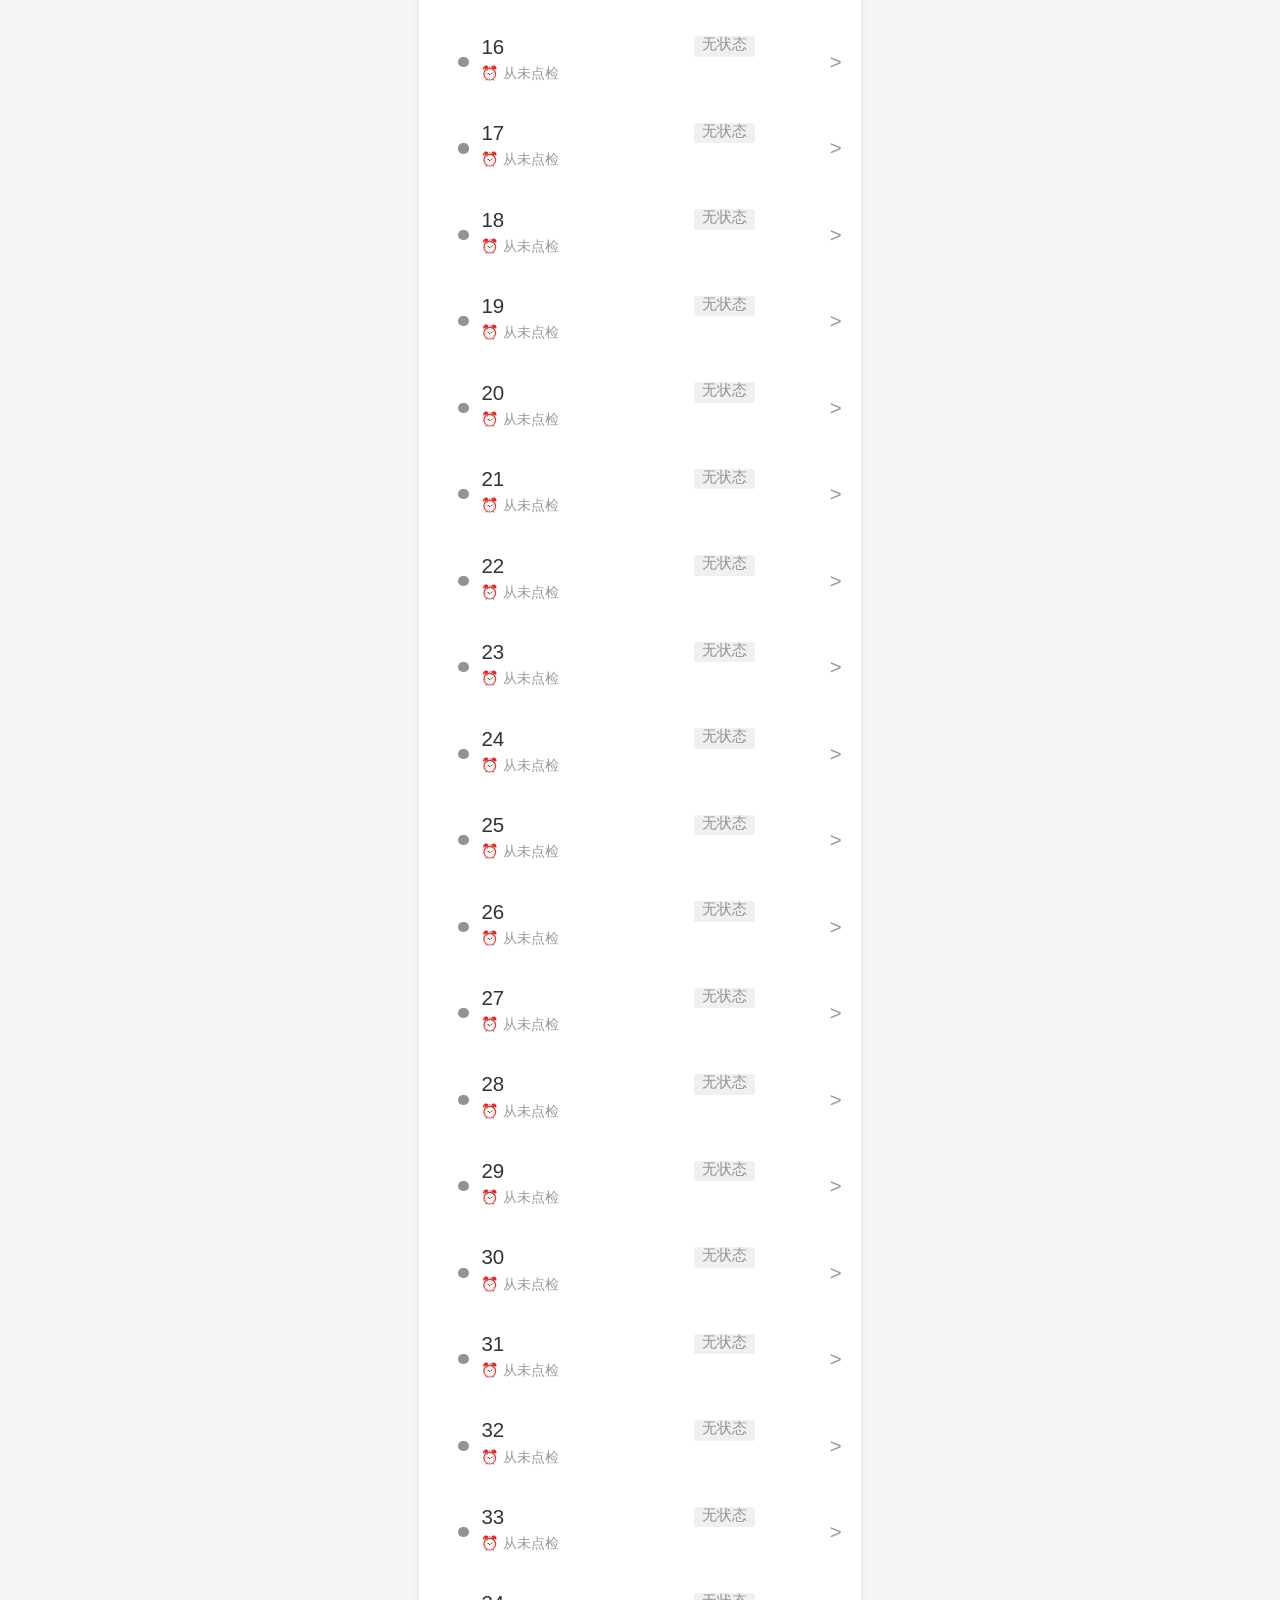
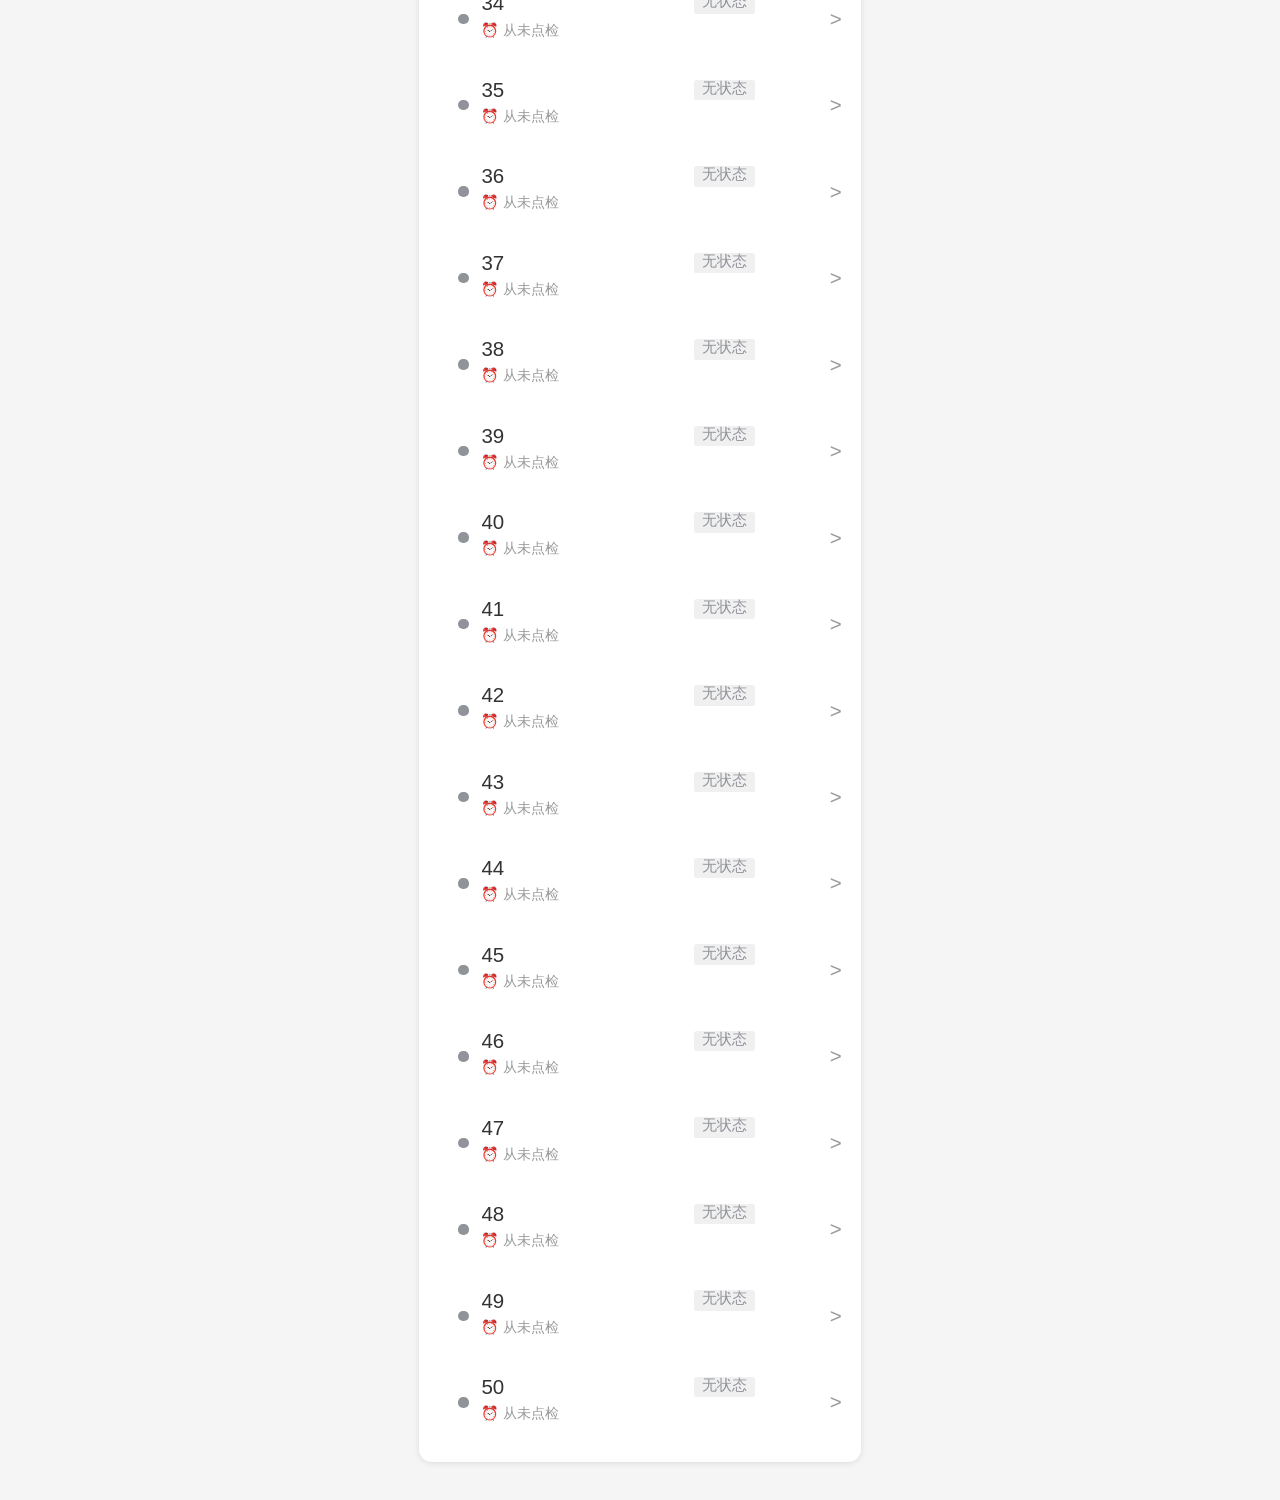
<file: work.html>
<!DOCTYPE html>
<html lang="zh-CN">
<head>
  <meta charset="UTF-8">
  <meta name="viewport" content="width=device-width, initial-scale=1.0, maximum-scale=1.0, user-scalable=no, viewport-fit=cover">
  <meta name="theme-color" content="#07c160">
  <meta name="apple-mobile-web-app-capable" content="yes">
  <meta name="apple-mobile-web-app-status-bar-style" content="black-translucent">
  <link rel="manifest" href="./manifest.json">
  <link rel="icon" type="image/png" href="./icons/icon-192.png">
  <link rel="stylesheet" href="./css/base.css">
  <link rel="stylesheet" href="./css/work.css">
  <style>
    /* 设备列表交给整页滚动，避免移动端出现双层滚动条 */
    .device-list { max-height: none; overflow: visible; }
  </style>
  <title>呆子记录表</title>
</head>
<body>

<div class="work-container">
  <div class="fixed-header">
    <!-- 搜索框 -->
    <div class="search-bar">
      <div class="search-input-wrapper">
        <span class="search-icon">🔍</span>
        <input class="search-input" id="searchInput" placeholder="搜索设备名称或位置" oninput="onSearch(this.value)">
        <span class="clear-search" id="clearSearch" style="display:none" onclick="clearSearch()">×</span>
      </div>
      <!-- 状态筛选（与小程序一致：全部/正常/警告/错误/未检查） -->
      <div class="status-filter-btn" id="filterBtn" onclick="showStatusFilter()"><span id="filterBtnText">全部</span></div>
    </div>
    <div class="status-filter-menu" id="statusFilterMenu" style="display:none">
      <div class="s-menu-item" onclick="setStatusFilter('all')"><span class="s-menu-text">全部</span></div>
      <div class="s-menu-item" onclick="setStatusFilter('normal')"><span class="s-menu-text" id="filterTextNormal">正常</span></div>
      <div class="s-menu-item" onclick="setStatusFilter('warning')"><span class="s-menu-text" id="filterTextWarning">警告</span></div>
      <div class="s-menu-item" onclick="setStatusFilter('error')"><span class="s-menu-text" id="filterTextError">错误</span></div>
      <div class="s-menu-item" onclick="setStatusFilter('pending')"><span class="s-menu-text">未检查</span></div>
    </div>

    <!-- 点检进度条 -->
    <div class="inspection-progress">
      <div class="progress-bar-with-stats">
        <div class="progress-bar"><div class="progress-fill" id="progressFill" style="width:0%"></div></div>
        <span class="progress-stats-small"><span id="checkedCount">0</span>/<span id="totalCount">0</span> (<span id="progressPct">0</span>%)</span>
      </div>
    </div>

    <!-- 横排并列按钮组 -->
    <div class="batch-actions">
      <button class="batch-btn" type="button" id="remarkBtn" onclick="showAllRemarkSheet()">备注</button>
      <button class="batch-btn area-toggle-btn" type="button" id="areaToggleBtn" onclick="toggleAreaList()">总区域 ▼</button>
      <button class="batch-btn dropdown-btn" type="button" id="sBtn" onclick="toggleSButtonMenu()">S ▼</button>
      <button class="batch-btn x-btn" type="button" id="xBtn" onclick="toggleMachineInfoExpand()">X ▼</button>
    </div>

    <!-- S 按钮下拉菜单（与小程序一致：仅这 5 项，按检查项目开关互斥显示） -->
    <div class="s-dropdown-menu" id="sMenu" style="display:none">
      <div class="s-menu-item" onclick="goPage('./history.html')">
        <span class="s-menu-icon">📋</span><span class="s-menu-text">历史记录</span>
      </div>
      <div class="s-menu-item" onclick="goPage('./report.html')">
        <span class="s-menu-icon">📊</span><span class="s-menu-text">生成报表</span>
      </div>
      <div class="s-menu-item" id="sMenuItemManager" onclick="openInspectionManager()">
        <span class="s-menu-icon">⚙️</span><span class="s-menu-text">检查项目管理</span>
      </div>
      <div class="s-menu-item" id="sMenuItemEnableInsp" onclick="enableInspectionFromMenu()">
        <span class="s-menu-icon">⭕</span><span class="s-menu-text">开启检查项目</span>
      </div>
      <div class="s-menu-item" id="sMenuItemDisableInsp" onclick="disableInspectionFromMenu()">
        <span class="s-menu-icon">❌</span><span class="s-menu-text">关闭检查项目</span>
      </div>
      <div class="s-menu-item" onclick="goPage('./import_export.html')">
        <span class="s-menu-icon">📥</span><span class="s-menu-text">数据导入导出</span>
      </div>
    </div>
  </div>

  <!-- 区域分组 -->
  <div class="area-groups" id="areaGroups" style="display:none">
    <div class="empty-state" id="emptyState" style="display:none">
      <span class="empty-icon" id="emptyIcon">👆</span>
      <span class="empty-text" id="emptyText">点击总区域▲选择分区，或搜索设备</span>
    </div>

    <!-- 区域列表（JS 渲染） -->
    <div class="area-list" id="areaList" style="display:none"></div>

    <!-- 已选设备信息面板 -->
    <div class="selected-machine-info-panel" id="selectedInfoPanel" style="display:none">
      <div class="selected-machine-info-header">
        <span class="selected-machine-info-title">设备信息</span>
        <span class="selected-machine-info-close" onclick="clearSelectedMachine()">✕</span>
      </div>
      <div class="selected-machine-info-content">
        <div id="selectedInfoContent"></div>

        <!-- 检查项目 -->
        <div class="inspection-section" id="inspectionSection" style="display:none">
          <span class="inspection-title">检查项目</span>
          <div class="inspection-items" id="inspectionList"></div>
          <span class="inspection-hint" id="inspectionHint"></span>
        </div>

        <!-- 设备图片 -->
        <div class="machine-images-entry" onclick="toggleImagesSection()">
          <span class="images-entry-text">设备图片</span>
          <span class="images-entry-count" id="imgCountHint"></span>
          <span class="images-entry-arrow" id="imagesEntryArrow">▶</span>
        </div>
        <div class="machine-images-section" id="imagesSection" style="display:none">
          <div class="img-grid" id="imgGrid"></div>
          <div class="photo-actions">
            <button class="photo-btn" type="button" id="cameraBtn" onclick="takePhoto()">📷 拍照</button>
            <button class="photo-btn album" type="button" id="albumBtn" onclick="pickFromAlbum()">🖼️ 相册</button>
          </div>
          <div class="no-images-hint" id="photoHint">请先选择设备，再拍照记录</div>
        </div>
      </div>
    </div>
  </div>

  <!-- 设备列表 -->
  <div class="device-list">
    <div class="list-header">
      <span class="list-title">设备列表 (<span id="listCount">0</span>)</span>
    </div>
    <div id="deviceItems"></div>
  </div>

  <!-- 存储状态（无图片时隐藏） -->
  <div class="area-groups" id="storageStatBlock" style="display:none">
    <div class="list-header"><span class="list-title">存储状态</span></div>
    <div class="stats-bar">
      <span>图片 <strong id="imgCount">0</strong> 张</span>
      <span>占用 <strong id="imgSize">0</strong> KB</span>
      <span>上限 <strong>200</strong> MB</span>
    </div>
  </div>
</div>

<!-- 隐藏 Canvas（水印绘制） -->
<canvas id="watermarkCanvas" style="position:fixed;left:-9999px;top:-9999px;opacity:0;pointer-events:none" width="1280" height="720"></canvas>

<!-- 设备操作操作表 -->
<div class="action-sheet-mask" id="actionMask" onclick="hideActionSheet()"></div>
<div class="action-sheet" id="actionSheet">
  <div class="action-title" id="actionTitle">设备操作</div>
  <div class="action-item normal" onclick="setStatus('normal')">✓ <span id="labelNormal">正常</span></div>
  <div class="action-item warning" onclick="setStatus('warning')">⚠ <span id="labelWarning">警告</span></div>
  <div class="action-item error" onclick="setStatus('error')">✕ <span id="labelError">错误</span></div>
  <div class="action-item remark" onclick="openRemark()">📝 添加/修改备注</div>
  <div class="action-item edit" onclick="openEdit()">✏️ 编辑设备</div>
  <div class="action-item clear" onclick="setStatus('')">↺ 清除状态</div>
  <div class="action-item delete" onclick="deleteMachine()">🗑️ 删除设备</div>
  <div class="action-cancel" onclick="hideActionSheet()">取消</div>
</div>

<!-- 长按设备后的快速操作（与小程序长按菜单一致） -->
<div class="action-sheet-mask" id="quickMask" onclick="hideQuickAction()"></div>
<div class="action-sheet" id="quickActionSheet">
  <div class="action-title" id="quickTitle">快速操作</div>
  <div class="action-item warning" onclick="quickSetStatus('warning')">⚠ <span id="quickLabelWarning">警告</span></div>
  <div class="action-item error" onclick="quickSetStatus('error')">✕ <span id="quickLabelError">错误</span></div>
  <div class="action-item clear" onclick="quickSetStatus('')">↺ 重置状态</div>
  <div class="action-item remark" id="quickUploadItem" onclick="quickUpload()" style="display:none">🖼️ 上传图片</div>
  <div class="action-cancel" onclick="hideQuickAction()">取消</div>
</div>

<!-- 备注弹窗 -->
<div class="modal-mask" id="remarkMask">
  <div class="modal-box">
    <div class="modal-title" id="remarkTitle">添加备注</div>
    <!-- 快捷符号栏（与小程序一致：+ / − / 显） -->
    <div class="remark-quick-bar">
      <span class="remark-quick-btn" onclick="insertRemarkSymbol('+')">+</span>
      <span class="remark-quick-btn" onclick="insertRemarkSymbol('-')">−</span>
      <span class="remark-quick-btn remark-quick-yuan" onclick="fillExistingRemark()">显</span>
    </div>
    <div class="modal-body">
      <textarea class="modal-textarea" id="remarkInput" placeholder="输入备注内容..."></textarea>
    </div>
    <div class="modal-footer">
      <button class="modal-btn cancel" type="button" onclick="hideRemark()">取消</button>
      <button class="modal-btn confirm" type="button" onclick="confirmRemark()">确定</button>
    </div>
  </div>
</div>

<!-- 批量备注弹窗（对齐小程序：标题「批量备注 (N台设备)」、输入框在上、追加模式开关在下） -->
<div class="modal-mask" id="batchRemarkMask">
  <div class="modal-box">
    <div class="modal-header">
      <div class="modal-title" id="batchRemarkTitle">批量备注</div>
      <span class="modal-close" onclick="hideBatchRemark()">×</span>
    </div>
    <div class="modal-body">
      <div class="remark-input-container">
        <textarea class="modal-textarea" id="batchRemarkInput" placeholder="请输入批量备注内容" maxlength="500"></textarea>
      </div>
      <div class="remark-options">
        <div class="remark-option-row">
          <span class="remark-option-label">追加模式</span>
          <div class="pwa-switch" id="batchRemarkAppendSwitch" onclick="toggleBatchRemarkAppend()"></div>
        </div>
        <span class="remark-option-hint" id="batchRemarkHint">开启追加模式后，备注将添加到现有备注后面</span>
      </div>
    </div>
    <div class="modal-footer">
      <button class="modal-btn cancel" type="button" onclick="hideBatchRemark()">取消</button>
      <button class="modal-btn confirm" type="button" onclick="confirmBatchRemark()">确认备注</button>
    </div>
  </div>
</div>

<!-- 编辑设备弹窗 -->
<div class="modal-mask" id="editMask">
  <div class="modal-box">
    <div class="modal-title">编辑设备</div>
    <div class="modal-body">
      <div class="form-label">区域</div>
      <input type="text" class="modal-input" id="editArea" placeholder="如：1区域">
      <div class="form-label">编号</div>
      <input type="text" class="modal-input" id="editName" placeholder="如：5">
    </div>
    <div class="modal-footer">
      <button class="modal-btn cancel" type="button" onclick="hideEdit()">取消</button>
      <button class="modal-btn confirm" type="button" onclick="confirmEdit()">确定</button>
    </div>
  </div>
</div>

<!-- 新增设备弹窗 -->
<div class="modal-mask" id="addMask">
  <div class="modal-box">
    <div class="modal-title">新增设备</div>
    <div class="modal-body">
      <div class="form-label">区域（可留空）</div>
      <input type="text" class="modal-input" id="addArea" placeholder="如：1区域">
      <div class="form-label">编号</div>
      <input type="text" class="modal-input" id="addName" placeholder="如：5">
    </div>
    <div class="modal-footer">
      <button class="modal-btn cancel" type="button" onclick="hideAddDevice()">取消</button>
      <button class="modal-btn confirm" type="button" onclick="confirmAddDevice()">确定</button>
    </div>
  </div>
</div>

<!-- 回收站弹窗 -->
<div class="modal-mask" id="recycleMask">
  <div class="modal-box">
    <div class="modal-title">回收站（<span id="recycleTotal">0</span>台）</div>
    <div class="recycle-select-all" id="recycleSelectAll" onclick="toggleRecycleSelectAll()">全选</div>
    <div class="recycle-list" id="recycleList"></div>
    <div class="recycle-actions">
      <button class="modal-btn cancel" type="button" onclick="hideRecycleBin()">关闭</button>
      <button class="modal-btn danger" type="button" onclick="emptyRecycleBin()">清空</button>
      <button class="modal-btn confirm" type="button" onclick="restoreSelected()">恢复选中</button>
    </div>
  </div>
</div>

<!-- 检查项目设置弹窗 -->
<div class="modal-mask" id="inspMask">
  <div class="modal-box">
    <div class="modal-title">检查项目设置</div>
    <div class="modal-body">
      <label class="insp-switch-row">
        <input type="checkbox" id="inspEnabled" onchange="toggleInspectionFlag('enabled')"> 开启检查项目功能
      </label>
      <label class="insp-switch-row">
        <input type="checkbox" id="inspShowInList" onchange="toggleInspectionFlag('showInList')"> 设备列表显示检查项
      </label>
      <label class="insp-switch-row">
        <input type="checkbox" id="inspAutoMark" onchange="toggleInspectionFlag('autoMark')"> 点检为正常时自动标记全部项目
      </label>

      <div class="form-label">显示模式</div>
      <div class="insp-mode-row">
        <span class="insp-mode-btn" id="inspModeAll" onclick="setInspectionDisplayMode('all')">全部显示</span>
        <span class="insp-mode-btn" id="inspModeExpand" onclick="setInspectionDisplayMode('expand')">选配模式</span>
      </div>
      <div class="insp-max-row">
        <span class="insp-max-label">选配最多可选</span>
        <input class="insp-max-input" id="inspMaxSelectInput" type="number" min="1" max="10" onchange="onInspectionMaxSelectChange()">
      </div>

      <div class="form-label">备注联动（选配后写入备注）</div>
      <div class="insp-mode-row">
        <span class="insp-mode-btn" data-link="0" onclick="setInspectionRemarkLink(0)">不联动</span>
        <span class="insp-mode-btn" data-link="1" onclick="setInspectionRemarkLink(1)">仅数值</span>
        <span class="insp-mode-btn" data-link="2" onclick="setInspectionRemarkLink(2)">所有值</span>
      </div>

      <label class="insp-switch-row">
        <input type="checkbox" id="inspHideRemarkValue" onchange="toggleInspectionFlag('hideRemarkValue')"> 隐藏进备注的数值（80装备+63W → 80装备）
      </label>

      <div class="form-label">项目列表（可增删改，应用后下发到所有设备）</div>
      <div id="inspItemList"></div>
      <div class="insp-add-row" onclick="addInspectionItemRow()">＋ 新增一项</div>
    </div>
    <div class="modal-footer">
      <button class="modal-btn cancel" type="button" onclick="hideInspectionManager()">取消</button>
      <button class="modal-btn" type="button" onclick="saveDefaultInspectionItems()">仅存默认</button>
      <button class="modal-btn confirm" type="button" onclick="applyInspectionItems()">应用</button>
    </div>
  </div>
</div>

<!-- 检查项结果选择弹窗 -->
<div class="modal-mask" id="inspResultMask">
  <div class="modal-box">
    <div class="modal-title" id="inspResultTitle">选择结果</div>
    <div class="modal-body">
      <div class="insp-result-row" data-result="正常" onclick="pickInspectionResult('正常')">✓ 正常</div>
      <div class="insp-result-row" data-result="异常" onclick="pickInspectionResult('异常')">✕ 异常</div>
      <div class="insp-result-row" data-result="待检查" onclick="pickInspectionResult('待检查')">○ 待检查（清除）</div>
    </div>
    <div class="modal-footer">
      <button class="modal-btn cancel" type="button" onclick="hideInspectionResultModal()">取消</button>
      <button class="modal-btn confirm" type="button" onclick="confirmInspectionResult()">确定</button>
    </div>
  </div>
</div>

<!-- 全部备注操作表（长按「备注」按钮，对齐小程序 custom-action-sheet 样式） -->
<div class="remark-sheet" id="allRemarkSheet" style="display:none">
  <div class="remark-sheet-mask" onclick="hideAllRemarkSheet()"></div>
  <div class="remark-sheet-content">
    <div class="remark-sheet-title">全部备注</div>
    <div class="remark-sheet-list">
      <div class="remark-sheet-item" onclick="onAllRemarkSelect(0)">全部备注</div>
      <div class="remark-sheet-item" onclick="onAllRemarkSelect(1)">
        <span class="remark-dot" style="color:#07c160">●</span><span id="allRemarkNormal">正常</span>备注
      </div>
      <div class="remark-sheet-item" onclick="onAllRemarkSelect(2)">
        <span class="remark-dot" style="color:#faad14">●</span><span id="allRemarkWarning">警告</span>备注
      </div>
      <div class="remark-sheet-item" onclick="onAllRemarkSelect(3)">
        <span class="remark-dot" style="color:#fa5151">●</span><span id="allRemarkError">错误</span>备注
      </div>
      <div class="remark-sheet-item" onclick="hideAllRemarkSheet()">取消</div>
    </div>
  </div>
</div>

<!-- 选配模式：选择要操作的检查项 -->
<div class="action-sheet-mask" id="inspPickMask" onclick="hideInspectionPicker()"></div>
<div class="action-sheet" id="inspPickSheet">
  <div class="action-title" id="inspPickTitle">选择检查项</div>
  <div id="inspPickList"></div>
  <div class="action-cancel" onclick="hideInspectionPicker()">取消</div>
</div>

<!-- 进度遮罩 -->
<div class="progress-overlay" id="progressOverlay">
  <div class="progress-box"><div class="progress-text" id="progressText">处理中...</div></div>
</div>

<!-- TabBar（与原小程序一致：首页 / 工作页面 / 设置） -->
<div class="tab-bar">
  <div class="tab-item" onclick="goPage('./index.html')">首页</div>
  <div class="tab-item active">工作页面</div>
  <div class="tab-item" onclick="goPage('./settings.html')">设置</div>
</div>

<script src="./js/wx-polyfill.js"></script>
<script src="./js/pages/work.js"></script>
<script>
if ('serviceWorker' in navigator) {
  window.addEventListener('load', () => {
    navigator.serviceWorker.register('./sw.js').catch(console.warn);
  });
}
</script>
</body>
</html>
</file>
<file: css/base.css>
/**app.wxss**/
.container {
  height: 100%;
  display: flex;
  flex-direction: column;
  box-sizing: border-box;
  font-family: -apple-system, BlinkMacSystemFont, 'Helvetica Neue', sans-serif;
}

/* 全局输入框样式，确保文字显示 */
input,
textarea {
  color: #333 !important;
  background-color: transparent;
  outline: none;
}body {
  background-color: #f8f8f8;
  font-size: 0.28rem;
  color: #333;
}

button {
  font-size: 0.28rem;
}
/* 临时查看模式提示条 */
.temp-import-bar {
  position: fixed;
  left: 0;
  right: 0;
  bottom: 0;
  z-index: 9999;
  background-color: #576b95;
  padding: 0.16rem 0.24rem;
  text-align: center;
}

.temp-import-bar-text {
  color: #ffffff;
  font-size: 0.26rem;
}


/* ---- PWA 适配基础 ---- */
html {
  /* 750rpx = 视口宽（最大 480px），故 1rem = 100rpx */
  font-size: calc(100vw / 7.5);
}
@media (min-width: 480px) {
  html { font-size: 64px; }
}
html, body { height: 100%; }
body {
  background-color: #f5f5f5;
  color: #333;
  font-size: 0.28rem;
  font-family: -apple-system, BlinkMacSystemFont, "Helvetica Neue", "PingFang SC", "Microsoft YaHei", sans-serif;
  max-width: 480px;
  margin: 0 auto;
  position: relative;
  overflow-x: hidden;
}
* { -webkit-tap-highlight-color: transparent; }
input, textarea, button, select { font-family: inherit; }
button { border: none; background: none; padding: 0; color: inherit; font-size: 0.28rem; }
img { display: block; }

/* 小程序 view/text 的等价元素 */
view, text, scroll-view { display: block; }

/* ============================================================
   PWA 通用组件（统一按小程序视觉还原，供各页面复用）
   ============================================================ */

/* 底部 tabBar 占位，避免内容被遮挡 */
body { padding-bottom: calc(1.1rem + env(safe-area-inset-bottom)); }

/* 列表头 */
.list-header {
  display: flex;
  align-items: center;
  justify-content: space-between;
  padding: 0.1rem 0.1rem 0.2rem;
}
.list-title {
  font-size: 0.28rem;
  font-weight: bold;
  color: #333;
}

/* ---- 底部 tabBar（与原小程序一致：白底、绿选中、纯文字） ---- */
.tab-bar {
  position: fixed;
  bottom: 0;
  left: 0;
  right: 0;
  max-width: 480px;
  margin: 0 auto;
  background: #fff;
  display: flex;
  padding: 0.12rem 0 calc(0.12rem + env(safe-area-inset-bottom));
  border-top: 0.01rem solid #e5e5e5;
  box-shadow: 0 -0.01rem 0.04rem rgba(0, 0, 0, 0.06);
  z-index: 100;
}
.tab-item {
  flex: 1;
  text-align: center;
  font-size: 0.26rem;
  color: #666;
  padding: 0.08rem 0;
}
.tab-item.active { color: #07c160; }
.tab-item .tab-icon { font-size: 0.36rem; display: block; margin-bottom: 0.04rem; }

/* ---- 居中弹窗 ---- */
.modal-mask {
  position: fixed;
  inset: 0;
  background: rgba(0, 0, 0, 0.5);
  z-index: 1000;
  display: none;
  align-items: center;
  justify-content: center;
  padding: 0.4rem;
  box-sizing: border-box;
}
.modal-mask.active { display: flex; }
.modal-box {
  background: #fff;
  border-radius: 0.2rem;
  width: 100%;
  max-width: 6rem;
  max-height: 80vh;
  display: flex;
  flex-direction: column;
  overflow: hidden;
}
.modal-title {
  font-size: 0.32rem;
  font-weight: bold;
  color: #333;
  text-align: center;
  padding: 0.32rem 0.3rem 0.2rem;
}
.modal-body {
  padding: 0 0.3rem 0.3rem;
  overflow-y: auto;
}
.modal-textarea {
  width: 100%;
  min-height: 2rem;
  border: 0.02rem solid #ddd;
  border-radius: 0.12rem;
  padding: 0.2rem;
  font-size: 0.3rem;
  line-height: 1.5;
  box-sizing: border-box;
  resize: none;
  outline: none;
}
.form-label {
  font-size: 0.24rem;
  color: #999;
  margin-bottom: 0.1rem;
}
.modal-footer {
  display: flex;
  border-top: 0.01rem solid #f0f0f0;
}
.modal-btn {
  flex: 1;
  padding: 0.28rem 0;
  font-size: 0.32rem;
  text-align: center;
  color: #333;
  background: none;
  border: none;
}
.modal-btn.cancel { color: #666; border-right: 0.01rem solid #f0f0f0; }
.modal-btn.confirm { color: #07c160; font-weight: bold; }
.modal-btn.danger { color: #f44336; }

/* ---- 底部操作表 ---- */
.action-sheet-mask {
  position: fixed;
  inset: 0;
  background: rgba(0, 0, 0, 0.5);
  z-index: 1000;
  display: none;
}
.action-sheet-mask.active { display: block; }
.action-sheet {
  position: fixed;
  left: 0;
  right: 0;
  bottom: 0;
  max-width: 480px;
  margin: 0 auto;
  background: #fff;
  border-radius: 0.2rem 0.2rem 0 0;
  padding-bottom: env(safe-area-inset-bottom);
  z-index: 1001;
  transform: translateY(110%);
  transition: transform 0.22s ease;
}
.action-sheet.active { transform: translateY(0); }
.action-title {
  font-size: 0.26rem;
  color: #999;
  text-align: center;
  padding: 0.3rem 0.3rem 0.2rem;
}
.action-item {
  display: flex;
  align-items: center;
  justify-content: center;
  gap: 0.14rem;
  padding: 0.3rem;
  font-size: 0.32rem;
  color: #333;
  border-top: 0.01rem solid #f0f0f0;
}
.action-item:active { background: #f7f7f7; }
.action-item.normal { color: #4caf50; }
.action-item.warning { color: #ff9800; }
.action-item.error { color: #f44336; }
.action-item.remark { color: #1989fa; }
.action-item.edit { color: #1989fa; }
.action-item.clear { color: #909399; }
.action-item.delete { color: #f44336; }
.action-cancel {
  padding: 0.3rem;
  text-align: center;
  font-size: 0.32rem;
  color: #666;
  border-top: 0.16rem solid #f5f5f5;
}
.action-cancel:active { background: #f7f7f7; }

/* ---- 设备图片网格 ---- */
.img-grid {
  display: grid;
  grid-template-columns: repeat(3, 1fr);
  gap: 0.16rem;
  margin: 0.2rem 0;
}
.img-item {
  position: relative;
  aspect-ratio: 1;
  border-radius: 0.12rem;
  overflow: hidden;
  background: #eee;
}
.img-item img { width: 100%; height: 100%; object-fit: cover; }
.img-delete {
  position: absolute;
  top: 0.06rem;
  right: 0.06rem;
  width: 0.4rem;
  height: 0.4rem;
  border-radius: 50%;
  background: rgba(0, 0, 0, 0.55);
  color: #fff;
  font-size: 0.26rem;
  line-height: 1;
  display: flex;
  align-items: center;
  justify-content: center;
}
.photo-actions { display: flex; gap: 0.2rem; margin-top: 0.2rem; }
.photo-btn {
  flex: 1;
  padding: 0.22rem 0;
  border-radius: 0.12rem;
  background: #07c160;
  color: #fff;
  font-size: 0.3rem;
  text-align: center;
}
.photo-btn.album { background: #1989fa; }
.photo-btn:disabled { background: #ccc; }

/* ---- 回收站列表 ---- */
.recycle-list { max-height: 50vh; overflow-y: auto; }
.recycle-item {
  display: flex;
  align-items: center;
  padding: 0.24rem 0.2rem;
  border-bottom: 0.01rem solid #f5f5f5;
}
.recycle-item:active { background: #f9f9f9; }
.recycle-item .checkbox {
  width: 0.36rem;
  height: 0.36rem;
  border: 0.02rem solid #ddd;
  border-radius: 0.08rem;
  margin-right: 0.2rem;
  display: flex;
  align-items: center;
  justify-content: center;
  font-size: 0.24rem;
  color: #fff;
  flex-shrink: 0;
  box-sizing: border-box;
}
.recycle-item.checked .checkbox { background: #07c160; border-color: #07c160; }
.recycle-info { flex: 1; }
.recycle-name { font-size: 0.3rem; color: #333; }
.recycle-meta { font-size: 0.24rem; color: #999; margin-top: 0.06rem; }
.recycle-empty { text-align: center; padding: 0.6rem; color: #999; font-size: 0.28rem; }
.recycle-select-all {
  padding: 0.2rem 0.3rem;
  font-size: 0.26rem;
  color: #1989fa;
  border-bottom: 0.01rem solid #f5f5f5;
  border-top: 0.01rem solid #f0f0f0;
}
.recycle-actions { display: flex; border-top: 0.01rem solid #f0f0f0; }

/* ---- 进度遮罩 ---- */
.progress-overlay {
  position: fixed;
  inset: 0;
  background: rgba(0, 0, 0, 0.4);
  z-index: 1500;
  display: none;
  align-items: center;
  justify-content: center;
}
.progress-overlay.active { display: flex; }
.progress-box {
  background: #fff;
  padding: 0.4rem 0.6rem;
  border-radius: 0.16rem;
  text-align: center;
  min-width: 3rem;
}
.progress-box .progress-text { font-size: 0.28rem; color: #333; }

/* ---- 简易统计条 ---- */
.stats-bar {
  display: flex;
  justify-content: space-around;
  font-size: 0.26rem;
  color: #666;
  padding: 0.1rem 0 0.2rem;
}
.stats-bar strong { color: #07c160; font-size: 0.3rem; }

/* 检查项说明文字 */
.inspection-hint {
  display: block;
  font-size: 0.22rem;
  color: #999;
  margin-top: 0.12rem;
}

/* app.wxss 的 .container 是 flex 全屏容器；PWA 各页面用它作整页包裹，
   这里改为普通块级，避免子卡片被压缩裁剪 */
.container { display: block; height: auto; }
</file>
<file: css/index.css>
.index-container {
  padding: 1.5rem 0.3rem 0.3rem;
  background-color: #f5f5f5;
  min-height: 100vh;
  box-sizing: border-box;
  display: flex;
  flex-direction: column;
  align-items: center;
}

.header {
  text-align: center;
  margin-bottom: 0.3rem;
  padding-top: 0;
  width: 100%;
  max-width: 8.0rem;
  height: 1.2rem;
  display: flex;
  flex-direction: column;
  justify-content: center;
  align-items: center;
  overflow: hidden;
}

.title {
  font-size: 0.48rem;
  font-weight: bold;
  color: #333;
  white-space: nowrap;
  overflow: hidden;
  text-overflow: ellipsis;
}

.subtitle {
  font-size: 0.32rem;
  color: #666;
  margin-top: 0.08rem;
  white-space: nowrap;
  overflow: hidden;
  text-overflow: ellipsis;
}

.header-buttons {
  display: flex;
  justify-content: center;
  margin-top: 0.1rem;
  gap: 0.1rem;
  flex-wrap: wrap;
}

.header-btn {
  background-color: rgba(255, 255, 255, 0.2);
  color: white;
  border: 0.01rem solid rgba(255, 255, 255, 0.3);
  padding: 0.05rem 0.15rem;
  font-size: 0.24rem;
  border-radius: 0.15rem;
  min-width: 1.2rem;
}

/* 协作者模态框样式 */
.collaborators-modal {
  position: fixed;
  top: 0;
  left: 0;
  right: 0;
  bottom: 0;
  background-color: rgba(0, 0, 0, 0.5);
  display: flex;
  justify-content: center;
  align-items: center;
  z-index: 999;
}

.collaborators-content {
  background-color: white;
  border-radius: 0.2rem;
  width: 80%;
  max-width: 5.0rem;
  max-height: 70vh;
  display: flex;
  flex-direction: column;
}

.collaborators-header {
  display: flex;
  justify-content: space-between;
  align-items: center;
  padding: 0.2rem;
  border-bottom: 0.01rem solid #eee;
}

.collaborators-title {
  font-size: 0.32rem;
  font-weight: bold;
  color: #333;
}

.collaborators-close {
  font-size: 0.4rem;
  color: #999;
  padding: 0.1rem;
}

.collaborators-list {
  padding: 0.2rem;
  overflow-y: auto;
}

.collaborator-item {
  display: flex;
  align-items: center;
  padding: 0.2rem;
  border-radius: 0.1rem;
  margin-bottom: 0.1rem;
  background-color: #f9f9f9;
}

.collaborator-avatar {
  width: 0.8rem;
  height: 0.8rem;
  border-radius: 50%;
  background-color: #1677FF;
  display: flex;
  justify-content: center;
  align-items: center;
  margin-right: 0.2rem;
}

.avatar-text {
  color: white;
  font-size: 0.36rem;
  font-weight: bold;
}

.collaborator-info {
  flex: 1;
}

.collaborator-name {
  font-size: 0.32rem;
  color: #333;
  display: block;
  margin-bottom: 0.05rem;
}

.collaborator-status {
  font-size: 0.24rem;
  color: #666;
}

.status-online {
  color: #52c41a;
}

.status-away {
  color: #faad14;
}

.no-collaborators {
  text-align: center;
  color: #999;
  padding: 0.4rem;
  font-size: 0.28rem;
}

.title {
  font-size: 0.56rem;
  font-weight: bold;
  color: #07c160;
  display: block;
  margin-bottom: 0.2rem;
}

.project-name {
  font-size: 0.32rem;
  font-weight: 500;
  color: #1989fa;
  display: inline-block;
  margin-bottom: 0.1rem;
  padding: 0.12rem 0.3rem;
  background-color: #e3f2fd;
  border-radius: 0.2rem;
}

.project-info {
  font-size: 0.28rem;
  color: #666;
  margin: 0.1rem 0;
  display: block;
}

.subtitle {
  font-size: 0.36rem;
  color: #666;
  display: block;
}

/* 按钮组样式 - 使用弹性布局适配不同屏幕 */
.button-group {
  display: flex;
  flex-wrap: wrap;
  justify-content: center;
  gap: 0.2rem;
  width: 100%;
  max-width: 8.0rem;
  margin-bottom: 0.4rem;
}

.button-group button {
  flex: 1;
  min-width: 2.8rem; /* 确保按钮有最小宽度 */
  margin: 0;
  box-sizing: border-box;
}

/* 适配小屏幕设备 */
@media screen and (max-width: 3.75rem) {
  .button-group {
    flex-direction: column;
    align-items: center;
  }
  
  .button-group button {
    width: 90%;
    max-width: 4.0rem;
  }
}

/* 项目操作按钮样式 */
.project-actions {
  display: flex;
  flex-direction: column;
  align-items: center;
  gap: 0.2rem;
  margin: 0.3rem 0;
  width: 100%;
  max-width: 8.0rem;
}

.action-btn.scheme-btn {
  background-color: #3498db;
  color: white;
}

.action-btn.manage-btn {
  background-color: #9b59b6;
  color: white;
}

.action-btn.report-btn {
  background-color: #fff;
  color: #673ab7;
  border: 0.01rem solid #673ab7;
}

.action-btn {
  width: 100%;
  max-width: 5.0rem;
  padding: 0.28rem 0;
  font-size: 0.28rem;
  font-weight: 500;
  border-radius: 0.2rem;
  display: flex;
  justify-content: center;
  align-items: center;
  transition: all 0.3s ease;
  box-shadow: 0 0.02rem 0.08rem rgba(0, 0, 0, 0.1);
}

.history-btn {
  background-color: #fff5f5;
  border-color: #ffccc7;
  color: #ff4d4f;
}

.action-btn:active {
  transform: scale(0.98);
  box-shadow: 0 0.01rem 0.04rem rgba(0, 0, 0, 0.15);
}

.save-btn {
  background-color: #1989fa;
  color: white;
}

.save-btn:active {
  background-color: #1677d2;
}

.import-btn {
  background-color: #07c160;
  color: white;
}

.import-btn:active {
  background-color: #06b056;
}

/* 用户名输入区域样式 */
.user-info-container {
  width: 100%;
  max-width: 8.0rem;
  margin-bottom: 0.2rem;
  margin-left: auto;
  margin-right: auto;
  padding: 0 0.14rem;
  box-sizing: border-box;
}

.user-input-wrapper {
  display: flex;
  align-items: center;
  justify-content: center;
  background-color: #fff;
  padding: 0.25rem 0;
  border-radius: 0.1rem;
  box-shadow: 0 0.02rem 0.08rem rgba(0, 0, 0, 0.15);
  min-width: 2.8rem;
  border: 0.02rem solid #e0e0e0;
}

.user-label {
  display: none;
}

.user-input {
  flex: 1;
  height: 0.6rem;
  font-size: 0.32rem;
  color: #333;
  text-align: center;
  border: none;
}

.user-input:focus {
  outline: none;
}

.user-input::placeholder {
  color: #999;
  font-size: 0.3rem;
}

.current-user {
  display: block;
  font-size: 0.26rem;
  color: #999;
  margin-top: 0.15rem;
  text-align: center;
}

/* 授权/试用倒计时样式 */

/* 进度条样式 */
.progress-container {
  background-color: #fff;
  padding: 0.3rem;
  border-radius: 0.2rem;
  box-shadow: 0 0.02rem 0.1rem rgba(0, 0, 0, 0.1);
  margin: 0 auto 0.4rem auto;
  max-width: 8.0rem;
  /* width:100% + padding 时避免超出视口 */
  box-sizing: border-box;
}

.progress-header {
  display: flex;
  justify-content: space-between;
  align-items: center;
  margin-bottom: 0.16rem;
}

.progress-header-right {
  display: flex;
  align-items: center;
  gap: 0.08rem;
}

.expand-icon {
  font-size: 0.2rem;
  color: #999;
  transition: transform 0.3s ease;
}

.total-progress-section {
  margin-top: 0.24rem;
  padding-top: 0.24rem;
  border-top: 0.01rem solid #eee;
}

.progress-title {
  font-size: 0.32rem;
  font-weight: 500;
  color: #333;
}

.progress-percent {
  font-size: 0.36rem;
  font-weight: bold;
  color: #07c160;
}

.progress-info {
  margin-bottom: 0.2rem;
}

.progress-detail {
  font-size: 0.26rem;
  color: #666;
}

.plan-label {
  font-size: 0.22rem;
  color: #2196F3;
  margin-left: 0.08rem;
}

.countdown-tip {
  font-size: 0.22rem;
  color: #ff6b6b;
  margin-left: 0.16rem;
}

.progress-bar {
  width: 100%;
  height: 0.24rem;
  background-color: #f0f0f0;
  border-radius: 0.12rem;
  overflow: hidden;
  position: relative;
  transition: background-color 0.3s ease;
}

.progress-bar:active {
  background-color: #e0e0e0;
}

.progress-tip {
  position: absolute;
  top: 100%;
  right: 0;
  font-size: 0.2rem;
  color: #999;
  margin-top: 0.06rem;
  opacity: 0.8;
}

.progress-fill {
  height: 100%;
  border-radius: 0.12rem;
  transition: width 0.5s ease;
}

.today-fill {
  background-color: #2196F3;
}

.total-fill {
  background-color: #07c160;
}

/* 100%进度时的特殊高亮效果 */
.progress-fill[style*="100%"] {
  background-color: #07c160;
  box-shadow: 0 0 0.12rem rgba(7, 193, 96, 0.6);
  animation: pulse 1.5s ease-in-out infinite alternate;
}

@keyframes pulse {
  from {
    opacity: 1;
    transform: scaleX(1);
  }
  to {
    opacity: 0.9;
    transform: scaleX(0.98);
  }
}

/* 模态框样式 */
.modal {
  position: fixed;
  top: 0;
  left: 0;
  width: 100%;
  height: 100%;
  background-color: rgba(0, 0, 0, 0.5);
  display: flex;
  justify-content: center;
  align-items: center;
  z-index: 1000;
}

.modal-content {
  background-color: white;
  border-radius: 0.2rem;
  width: 80%;
  max-width: 5.0rem;
  box-shadow: 0 0.04rem 0.2rem rgba(0, 0, 0, 0.15);
  position: relative;
  z-index: 1001;
  /* 防止点击内容区域时关闭模态框 */
  touch-action: manipulation;
}

.modal-large {
  width: 90%;
  max-width: 7.0rem;
  max-height: 80vh;
}

.text-link {
  color: #07c160;
  font-size: 0.28rem;
  cursor: pointer;
}

.text-link:active {
  color: #06a854;
}

.text-center {
  text-align: center;
}

.rooms-list {
  margin-top: 0.2rem;
  max-height: 50vh;
  overflow-y: auto;
}

.room-item {
  display: flex;
  justify-content: space-between;
  align-items: center;
  padding: 0.2rem;
  border-bottom: 0.01rem solid #f0f0f0;
}

.room-item:active {
  background-color: #f5f5f5;
}

.room-info {
  flex: 1;
}

.room-name {
  font-size: 0.32rem;
  font-weight: 500;
  color: #333;
  display: block;
  margin-bottom: 0.08rem;
}

.room-location {
  font-size: 0.26rem;
  color: #666;
}

.room-stats {
  display: flex;
  align-items: center;
}

.collaborators-count {
  font-size: 0.24rem;
  color: #999;
  margin-right: 0.1rem;
}

.room-arrow {
  font-size: 0.32rem;
  color: #ccc;
}

.loading,
.empty {
  text-align: center;
  padding: 0.6rem 0;
  color: #999;
  font-size: 0.28rem;
}

/* 模态框遮罩层 */
.modal-overlay {
  position: fixed;
  top: 0;
  left: 0;
  right: 0;
  bottom: 0;
  background-color: rgba(0, 0, 0, 0.4);
  display: flex;
  justify-content: center;
  align-items: center;
  z-index: 1000;
}

/* 模态框内容区域 */
.modal-content {
  width: 6.8rem;
  background-color: #fff;
  border-radius: 0.16rem;
  overflow: hidden;
}

.modal-header {
  display: flex;
  justify-content: center;
  align-items: center;
  padding: 0.36rem 0.3rem;
}

.modal-title {
  font-size: 0.32rem;
  font-weight: 500;
  color: #333;
}

.modal-close {
  font-size: 0.6rem;
  color: #999;
  padding: 0 0.1rem;
  line-height: 1;
}

.modal-close:active {
  color: #666;
}

.modal-body {
  padding: 0.4rem 0.3rem;
}

.modal-label {
  display: block;
  font-size: 0.28rem;
  color: #666;
  margin-bottom: 0.2rem;
}

/* 密码输入框样式 */
.password-input {
  width: 100%;
  padding: 0.28rem;
  border: none;
  border-radius: 0;
  font-size: 0.28rem;
  text-align: left;
  color: #333;
  background-color: #f5f5f5;
  box-sizing: border-box;
}

.password-input-wrapper {
  position: relative;
  margin-bottom: 0.2rem;
  display: flex;
  align-items: center;
}

.code-input {
  flex: 1;
  padding: 0.2rem;
  border: 0.02rem solid #ddd;
  border-radius: 0.1rem;
  font-size: 0.32rem;
  text-align: center;
  letter-spacing: 0.1rem;
  color: #333;
  padding-right: 0.8rem;
}

.password-toggle {
  position: absolute;
  right: 0.2rem;
  top: 50%;
  transform: translateY(-50%);
  font-size: 0.4rem;
  padding: 0.1rem;
  color: #999;
  cursor: pointer;
}

.password-toggle:active {
  color: #666;
}

.code-input:focus {
  border-color: #2196F3;
}

/* 输入框通用样式 */
.input {
  width: 100%;
  box-sizing: border-box;
  padding: 0.2rem;
  font-size: 0.28rem;
}

/* 文本域通用样式 */
.textarea {
  width: 100%;
  box-sizing: border-box;
  padding: 0.2rem;
  font-size: 0.28rem;
  resize: none;
  overflow-y: auto;
}

.modal-hint {
  display: block;
  font-size: 0.24rem;
  color: #999;
  text-align: center;
}

/* 模态框内容区 */
.modal-body {
  padding: 0;
}

.modal-footer {
  display: flex;
  border-top: 0.01rem solid #e0e0e0;
}

.cancel-btn,
.confirm-btn {
  flex: 1;
  border: none;
  padding: 0.32rem;
  font-size: 0.32rem;
  margin: 0;
  border-radius: 0;
  background-color: transparent;
}

.cancel-btn {
  color: #666;
  border-right: 0.01rem solid #e0e0e0;
}

.confirm-btn {
  color: #576B95;
}

/* 方案相关样式 */
.scheme-name-input {
  border: 0.01rem solid #ddd;
  border-radius: 0.1rem;
  padding: 0.2rem;
  margin: 0.2rem 0;
  width: 100%;
  box-sizing: border-box;
  color: #333;
}

.scheme-description-input {
  border: 0.01rem solid #ddd;
  border-radius: 0.1rem;
  padding: 0.2rem;
  margin: 0.2rem 0;
  width: 100%;
  height: 1.6rem;
  box-sizing: border-box;
  resize: none;
  font-size: 0.28rem;
  color: #333;
}

.scheme-tags-input {
  border: 0.01rem solid #ddd;
  border-radius: 0.1rem;
  padding: 0.2rem;
  margin: 0.2rem 0;
  width: 100%;
  box-sizing: border-box;
  color: #333;
}

.scheme-list-modal {
  max-height: 80vh;
  display: flex;
  flex-direction: column;
  width: 95%;
  max-width: 6.0rem;
}

.scheme-list-body {
  max-height: 60vh;
  overflow-y: auto;
}

/* 搜索和排序栏 */
.search-sort-bar {
  margin-bottom: 0.2rem;
  padding: 0 0.1rem;
}

.search-input {
  display: flex;
  align-items: center;
  border: 0.01rem solid #ddd;
  border-radius: 0.1rem;
  padding: 0.1rem 0.2rem;
  margin-bottom: 0.2rem;
}

.search-icon {
  font-size: 0.32rem;
  margin-right: 0.15rem;
  color: #999;
}

.search-input input {
  flex: 1;
  height: 0.6rem;
  border: none;
  outline: none;
  font-size: 0.28rem;
  color: #333;
}

.sort-options {
  display: flex;
  justify-content: space-around;
  background-color: #f5f5f5;
  border-radius: 0.1rem;
  padding: 0.1rem;
}

.sort-option {
  padding: 0.1rem 0.2rem;
  font-size: 0.28rem;
  color: #666;
  border-radius: 0.1rem;
  transition: all 0.3s;
}

.sort-option.active {
  background-color: #07c160;
  color: white;
}

/* 方案项样式 */
.scheme-item {
  display: flex;
  flex-direction: column;
  padding: 0.2rem;
  border-bottom: 0.01rem solid #eee;
}

.scheme-info {
  margin-bottom: 0.2rem;
}

.scheme-name {
  font-size: 0.32rem;
  font-weight: bold;
  color: #333;
  display: block;
  margin-bottom: 0.1rem;
}

.scheme-date {
  font-size: 0.26rem;
  color: #999;
  margin-right: 0.2rem;
}

.scheme-machine-count {
  font-size: 0.26rem;
  color: #07c160;
}

.scheme-last-used {
  font-size: 0.24rem;
  color: #666;
  display: block;
  margin-top: 0.05rem;
}

.scheme-description {
  font-size: 0.26rem;
  color: #666;
  margin-top: 0.1rem;
  line-height: 1.4;
  display: -webkit-box;
  -webkit-line-clamp: 2;
  -webkit-box-orient: vertical;
  overflow: hidden;
}

.scheme-tags {
  display: flex;
  flex-wrap: wrap;
  gap: 0.1rem;
  margin-top: 0.1rem;
}

.tag {
  font-size: 0.24rem;
  background-color: #e6f7ff;
  color: #1890ff;
  padding: 0.05rem 0.15rem;
  border-radius: 0.2rem;
}

.scheme-actions {
  display: flex;
  gap: 0.2rem;
  justify-content: flex-end;
  margin-top: 0.1rem;
}

.preview-btn, .use-btn, .delete-btn {
  padding: 0.1rem 0.2rem;
  font-size: 0.28rem;
  border-radius: 0.05rem;
}

.preview-btn {
  background-color: #1890ff;
  color: white;
}

.use-btn {
  background-color: #07c160;
  color: white;
}

.delete-btn {
  background-color: #e74c3c;
  color: white;
}

.delete-all-btn {
  background-color: #fff2f0;
  border: 1px solid #ffccc7;
  color: #ff4d4f;
  font-size: 0.26rem;
  padding: 0.1rem 0.2rem;
  height: 0.6rem;
  line-height: 0.6rem;
}

/* 报表生成按钮样式 */
.report-btn {
  background-color: #f0f9ff;
  border: 1px solid #91d5ff;
  color: #1890ff;
}

/* ========== 密码验证相关样式 ========== */

/* 权限信息容器（始终占据位置） */
.permission-info-wrapper {
  height: 1.0rem;
  margin-top: 0.2rem;
  display: flex;
  align-items: center;
  justify-content: center;
}

/* 权限信息 */
.permission-info {
  text-align: center;
  padding: 0.1rem 0.2rem;
  color: #07c160;
  font-size: 0.28rem;
  font-weight: bold;
}

/* 密码弹窗 */
.password-modal {
  position: fixed;
  top: 0;
  left: 0;
  right: 0;
  bottom: 0;
  background: rgba(0, 0, 0, 0.5);
  display: flex;
  align-items: center;
  justify-content: center;
  z-index: 1000;
}

.password-content {
  background: white;
  width: 80%;
  border-radius: 0.16rem;
  padding: 0.4rem;
}

.generator-content {
  max-height: 80vh;
  overflow-y: auto;
}

.password-title {
  font-size: 0.36rem;
  font-weight: bold;
  text-align: center;
  margin-bottom: 0.4rem;
}

.password-input {
  width: 100%;
  height: 0.8rem;
  border: 0.02rem solid #ddd;
  border-radius: 0.08rem;
  padding: 0 0.2rem;
  font-size: 0.28rem;
  box-sizing: border-box;
  margin-bottom: 0.2rem;
}

.password-tip {
  font-size: 0.24rem;
  color: #999;
  text-align: center;
  margin-bottom: 0.3rem;
}

.password-buttons {
  display: flex;
  gap: 0.2rem;
}

.password-btn {
  flex: 1;
  height: 0.8rem;
  line-height: 0.8rem;
  border-radius: 0.08rem;
  font-size: 0.28rem;
  border: none;
  padding: 0;
  margin: 0;
  text-align: center;
  display: flex;
  align-items: center;
  justify-content: center;
  box-sizing: border-box;
}

.password-btn::after {
  border: none;
}

.cancel-btn {
  background: #f5f5f5;
  color: #666;
}

.confirm-btn {
  background: #07c160;
  color: white;
}

/* 密码列表 */
.password-list {
  margin-bottom: 0.3rem;
}

.password-item {
  background: #f9f9f9;
  border-radius: 0.08rem;
  padding: 0.2rem;
  margin-bottom: 0.2rem;
  position: relative;
}

.password-item-label {
  font-size: 0.28rem;
  font-weight: bold;
  color: #333;
  margin-bottom: 0.1rem;
}

.password-item-value {
  font-size: 0.32rem;
  color: #07c160;
  font-weight: bold;
  margin-bottom: 0.1rem;
  word-break: break-all;
}

.password-item-expire {
  font-size: 0.24rem;
  color: #666;
}

.password-item-tip {
  position: absolute;
  right: 0.2rem;
  top: 0.2rem;
  font-size: 0.24rem;
  color: #07c160;
}

/* 数据管理按钮样式 */
.data-manage-btn {
  background-color: #f6ffed;
  border: 1px solid #b7eb8f;
  color: #52c41a;
}

/* 报表生成状态样式 */
.generating-overlay {
  position: fixed;
  top: 0;
  left: 0;
  width: 100%;
  height: 100%;
  background-color: rgba(0, 0, 0, 0.5);
  display: flex;
  justify-content: center;
  align-items: center;
  z-index: 9999;
}

.generating-content {
  background-color: #fff;
  padding: 0.4rem;
  border-radius: 0.12rem;
  text-align: center;
}

.generating-content .wx-loading {
  margin-bottom: 0.2rem;
}

.generating-content text {
  font-size: 0.28rem;
  color: #333;
}

.no-schemes {
  text-align: center;
  color: #999;
  padding: 0.6rem 0;
  font-size: 0.28rem;
}

/* 信息卡片样式 */
.info-card {
  background-color: #fff;
  padding: 0.3rem;
  border-radius: 0.2rem;
  box-shadow: 0 0.02rem 0.1rem rgba(0, 0, 0, 0.1);
  margin: 0 auto 0.4rem auto;
  max-width: 8.0rem;
}

.card-header {
  display: flex;
  justify-content: space-between;
  align-items: center;
  margin-bottom: 0.25rem;
  padding-bottom: 0.2rem;
  border-bottom: 0.02rem solid #f0f0f0;
}

.card-title {
  font-size: 0.34rem;
  font-weight: bold;
  color: #333;
}

.refresh-btn {
  font-size: 0.32rem;
  color: #666;
  padding: 0.12rem;
  border-radius: 50%;
  background-color: #f5f5f5;
  transition: all 0.3s ease;
}

.refresh-btn:active {
  background-color: #e8e8e8;
}

/* 按钮组样式 */
.button-group {
  display: flex;
  flex-direction: column;
  align-items: center;
  margin: 0.3rem 0 0.5rem 0;
  gap: 0.25rem;
  width: 100%;
  max-width: 5.0rem;
}



.join-btn,
.start-btn {
  color: white;
  border: none;
  padding: 0.25rem 0.5rem;
  border-radius: 0.15rem;
  font-size: 0.32rem;
  font-weight: 500;
  min-width: 2.8rem;
  text-align: center;
  box-shadow: 0 0.04rem 0.12rem rgba(0, 0, 0, 0.1);
}

.join-btn {
  background-color: #FF9800;
}

.join-btn.collaborate-mode {
  background-color: #2196F3;
  color: white;
  border: 0.02rem solid #0D47A1;
  position: relative;
}

.create-btn {
  background-color: #FF9800;
  color: white;
  border: none;
  padding: 0.25rem 0.5rem;
  border-radius: 0.15rem;
  font-size: 0.32rem;
  font-weight: 500;
  min-width: 2.8rem;
  text-align: center;
  box-shadow: 0 0.04rem 0.12rem rgba(0, 0, 0, 0.1);
  margin-top: 0.2rem;
}

.join-btn.collaborate-mode::before {
  content: '协作';
  position: absolute;
  top: -0.1rem;
  right: 0.2rem;
  background-color: #FF9800;
  color: white;
  font-size: 0.2rem;
  padding: 0.02rem 0.1rem;
  border-radius: 0.15rem;
}

.start-btn {
  background-color: #2196F3;
}

.feature-buttons {
  display: flex;
  flex-direction: column;
  gap: 0.2rem;
  margin: 0.4rem auto;
  max-width: 8.0rem;
}

.feature-btn {
  background-color: white;
  color: #333;
  border: 0.01rem solid #e0e0e0;
  font-size: 0.3rem;
  padding: 0.3rem;
  border-radius: 0.15rem;
  text-align: center;
  box-shadow: 0 0.02rem 0.08rem rgba(0, 0, 0, 0.05);
  transition: all 0.3s ease;
}

.feature-btn:active {
  background-color: #f8f8f8;
  box-shadow: 0 0.01rem 0.04rem rgba(0, 0, 0, 0.1);
}

.create-btn:active {
  background-color: #1677d2;
}

.refresh-btn:active {
  background-color: #e0e0e0;
}

/* 表单项目样式 */
.form-item {
  display: flex;
  justify-content: space-between;
  align-items: center;
  margin-bottom: 0.25rem;
  padding: 0.15rem 0;
  border-bottom: 0.01rem solid #e0e0e0;
}

.form-item-last {
  border-bottom: none;
}

.label {
  font-size: 0.3rem;
  color: #666;
  min-width: 1.4rem;
}

.value {
  font-size: 0.3rem;
  color: #333;
  text-align: right;
  flex: 1;
  padding-left: 0.3rem;
  word-break: break-word;
}

/* 状态样式 */
.status-normal {
  color: #07c160 !important;
  font-weight: 500;
}

.status-warning {
  color: #ff9800 !important;
  font-weight: 500;
}

.status-error {
  color: #f44336 !important;
  font-weight: 500;
}

.status-pending {
  color: #999 !important;
  font-weight: 500;
}

.inspection-status {
  font-size: 0.3rem;
  padding: 0.08rem 0.2rem;
  border-radius: 0.15rem;
  background-color: #f5f5f5;
}

/* 检查项目列表 */
.inspection-list {
  margin: 0 auto 0.4rem auto;
  padding: 0.3rem;
  max-width: 8.0rem;
  background-color: #fff;
  border-radius: 0.2rem;
  box-shadow: 0 0.02rem 0.1rem rgba(0, 0, 0, 0.1);
  width: 100%;
}

.section-title {
  font-size: 0.34rem;
  font-weight: bold;
  color: #333;
  margin-bottom: 0.25rem;
  display: block;
  padding-left: 0.1rem;
}

.inspection-item {
  display: flex;
  justify-content: space-between;
  align-items: center;
  padding: 0.25rem 0.3rem;
  background-color: #fff;
  border-radius: 0.15rem;
  margin-bottom: 0.2rem;
  box-shadow: 0 0.02rem 0.08rem rgba(0, 0, 0, 0.05);
  border-bottom: none;
}

.inspection-item-last {
  margin-bottom: 0;
}

.inspection-left {
  display: flex;
  align-items: center;
  flex: 1;
}

.inspection-icon {
  font-size: 0.4rem;
  margin-right: 0.2rem;
  width: 0.48rem;
  text-align: center;
}

.inspection-name {
  font-size: 0.3rem;
  color: #333;
  flex: 1;
}

.inspection-status {
  font-size: 0.28rem;
}

/* 开始工作按钮样式 */
.start-btn {
  background-color: #07c160;
  color: white;
  font-size: 0.32rem;
  font-weight: 500;
  padding: 0.25rem 0;
  border-radius: 0.1rem;
  box-shadow: 0 0.02rem 0.08rem rgba(0, 0, 0, 0.15);
}

.start-btn:active {
  background-color: #06a850;
}

/* 响应式设计 */
@media (max-width: 320px) {
  .index-container {
    padding: 0.2rem;
  }
  
  .title {
    font-size: 0.4rem;
  }
  
  .subtitle {
    font-size: 0.24rem;
  }
}

/* 隐私政策弹窗样式 */
.privacy-modal-overlay {
  position: fixed;
  top: 0;
  left: 0;
  right: 0;
  bottom: 0;
  background-color: rgba(0, 0, 0, 0.6);
  display: flex;
  justify-content: center;
  align-items: center;
  z-index: 1000;
  padding: 0.4rem;
}

.privacy-modal-content {
  background-color: #fff;
  border-radius: 0.24rem;
  width: 100%;
  max-width: 7.0rem;
  max-height: 80vh;
  display: flex;
  flex-direction: column;
  overflow: hidden;
  box-shadow: 0 0.08rem 0.32rem rgba(0, 0, 0, 0.2);
}

.privacy-modal-header {
  padding: 0.4rem;
  background: linear-gradient(135deg, #07c160 0%, #10b981 100%);
  text-align: center;
}

.privacy-modal-title {
  font-size: 0.36rem;
  font-weight: bold;
  color: #fff;
}

.privacy-modal-body {
  height: 5.0rem;
  padding: 0.25rem 0.3rem;
  box-sizing: border-box;
  /* 内容超出时可滚动，否则会盖住底部按钮 */
  overflow-y: auto;
  -webkit-overflow-scrolling: touch;
  flex: 1 1 auto;
  min-height: 0;
}

.privacy-section {
  margin-bottom: 0.3rem;
}

.privacy-section:last-child {
  margin-bottom: 0;
}

.privacy-section-title {
  font-size: 0.28rem;
  font-weight: bold;
  color: #333;
  margin-bottom: 0.2rem;
  display: block;
}

.privacy-item-list {
  display: flex;
  flex-direction: column;
  gap: 0.15rem;
}

.privacy-item {
  display: flex;
  align-items: flex-start;
  padding: 0.2rem;
  background-color: #f9f9f9;
  border-radius: 0.12rem;
}

.privacy-item-icon {
  font-size: 0.36rem;
  margin-right: 0.15rem;
  flex-shrink: 0;
}

.privacy-item-info {
  flex: 1;
}

.privacy-item-name {
  font-size: 0.28rem;
  font-weight: 500;
  color: #333;
  display: block;
  margin-bottom: 0.08rem;
}

.privacy-item-desc {
  font-size: 0.24rem;
  color: #666;
  line-height: 1.5;
}

.privacy-disclaimer {
  padding: 0.2rem;
  background-color: #fffef5;
  border: 0.02rem solid #fff3cd;
  border-radius: 0.12rem;
}

.privacy-disclaimer text {
  display: block;
  font-size: 0.24rem;
  color: #856404;
  line-height: 1.8;
  margin-bottom: 0.08rem;
}

.privacy-disclaimer-last {
  margin-bottom: 0;
}

.privacy-modal-footer {
  display: flex;
  padding: 0.2rem 0.3rem 0.3rem;
  gap: 0.2rem;
}

.privacy-btn {
  flex: 1;
  padding: 0.24rem;
  border-radius: 0.12rem;
  font-size: 0.28rem;
  font-weight: 500;
  border: none;
  transition: all 0.3s;
}

.privacy-btn-secondary {
  background-color: #f5f5f5;
  color: #666;
}

.privacy-btn-primary {
  background: linear-gradient(135deg, #07c160 0%, #10b981 100%);
  color: #fff;
}

.privacy-btn-primary.disabled {
  background: #ccc;
  color: #fff;
  opacity: 0.6;
}

.privacy-btn:active {
  opacity: 0.8;
  transform: scale(0.98);
}

/* 滚动提示样式 */
.privacy-scroll-hint {
  padding: 0.3rem;
  text-align: center;
  background-color: #f0f9ff;
  border-radius: 0.12rem;
  margin: 0.2rem 0;
}

.privacy-scroll-hint-text {
  font-size: 0.26rem;
  color: #1890ff;
  animation: bounce 1s infinite;
  display: block;
  margin-bottom: 0.2rem;
}

.privacy-read-btn {
  padding: 0.16rem 0.32rem;
  background: linear-gradient(135deg, #1890ff 0%, #096dd9 100%);
  color: #fff;
  border-radius: 0.3rem;
  font-size: 0.26rem;
  border: none;
}

.privacy-scroll-complete {
  padding: 0.3rem;
  text-align: center;
  background-color: #f6ffed;
  border-radius: 0.12rem;
  margin: 0.2rem 0;
  border: 0.02rem solid #b7eb8f;
}

.privacy-scroll-complete-text {
  font-size: 0.26rem;
  color: #52c41a;
  font-weight: 500;
}

@keyframes bounce {
  0%, 100% {
    transform: translateY(0);
  }
  50% {
    transform: translateY(0.05rem);
  }
}

/* 倒计时样式 */
.privacy-countdown-area {
  margin-top: 0.15rem;
}

.privacy-countdown {
  padding: 0.16rem;
  background-color: #fffbe6;
  border-radius: 0.1rem;
  text-align: center;
}

.privacy-countdown-text {
  font-size: 0.24rem;
  color: #faad14;
}

.countdown-number {
  font-size: 0.28rem;
  font-weight: bold;
  color: #fa8c16;
  animation: pulse 1s infinite;
}

.privacy-countdown-complete {
  padding: 0.16rem;
  background-color: #f6ffed;
  border-radius: 0.1rem;
  text-align: center;
  border: 0.02rem solid #b7eb8f;
}

.privacy-countdown-complete-text {
  font-size: 0.24rem;
  color: #52c41a;
  font-weight: 500;
}

@keyframes pulse {
  0%, 100% {
    transform: scale(1);
  }
  50% {
    transform: scale(1.1);
  }
}

/* ===== 首页所有弹窗：统一为微信 showModal 视觉 ===== */
.modal-overlay .modal-content {
  width: 6.0rem;
  border-radius: 0.24rem;
}

.modal-overlay .modal-header {
  padding: 0.52rem 0.4rem 0.32rem;
  justify-content: center;
}

.modal-overlay .modal-title {
  font-size: 0.36rem;
  font-weight: 500;
  color: #000;
}

.modal-overlay .modal-body {
  padding: 0 0.4rem 0.4rem;
}

/* 输入框：浅灰底、圆角，高约 44px */
.modal-overlay .password-input {
  height: 0.88rem;
  padding: 0 0.24rem;
  border-radius: 0.1rem;
  font-size: 0.32rem;
}

/* 微信弹窗没有输入框下方提示行 */
.modal-overlay .modal-hint {
  display: none;
}

/* 底部按钮：并排、灰底取消 + 绿底确定，带间距与圆角 */
.modal-overlay .modal-footer {
  border-top: none;
  padding: 0 0.4rem 0.4rem;
  gap: 0.24rem;
}

.modal-overlay .cancel-btn,
.modal-overlay .confirm-btn {
  flex: 1;
  padding: 0.24rem 0;
  border: none;
  border-radius: 0.1rem;
  font-size: 0.34rem;
}

.modal-overlay .cancel-btn {
  background: #f2f2f2;
  color: #000;
}

.modal-overlay .confirm-btn {
  background: #07c160;
  color: #fff;
}

/* 临时密码列表弹窗：内容区可滚动，不被撑破 */
#pwdMask .modal-body {
  padding: 0 0.4rem 0.4rem;
  overflow-y: auto;
  flex: 1;
}
</file>
<file: css/history.css>
/* pages/history/history.wxss */
.container {
  padding: 0.2rem;
  /* 预留底部固定 tabBar 空间，避免最后一条记录被遮挡 */
  padding-bottom: 1.4rem;
  font-family: -apple-system, BlinkMacSystemFont, 'Segoe UI', Roboto, Oxygen, Ubuntu, Cantarell, 'Open Sans', 'Helvetica Neue', sans-serif;
}

/* 页面头部样式 */
.header {
  display: flex;
  align-items: center;
  justify-content: space-between;
  padding: 0.2rem 0;
  border-bottom: 0.01rem solid #eaeaea;
}

/* 标签页样式 */
.tab-bar {
  display: flex;
  background-color: #f5f5f5;
  border-radius: 0.2rem;
  padding: 0.06rem;
  margin: 0.2rem 0;
}

.tab-item {
  flex: 1;
  text-align: center;
  padding: 0.16rem 0;
  border-radius: 0.16rem;
  font-size: 0.3rem;
  color: #666;
  transition: all 0.3s;
}

.tab-item.active {
  background-color: #fff;
  color: #1976d2;
  font-weight: bold;
  box-shadow: 0 0.02rem 0.08rem rgba(0, 0, 0, 0.08);
}

/* 页内标签切换：避免与底部 tab-bar（base.css 固定定位）冲突 */
.history-tabbar {
  display: flex;
  background-color: #f5f5f5;
  border-radius: 0.2rem;
  padding: 0.06rem;
  margin: 0.2rem 0;
}

.history-tabbar .tab-item {
  flex: 1;
  text-align: center;
  padding: 0.16rem 0;
  border-radius: 0.16rem;
  font-size: 0.3rem;
  color: #666;
  transition: all 0.3s;
}

.history-tabbar .tab-item.active {
  background-color: #fff;
  color: #1976d2;
  font-weight: bold;
  box-shadow: 0 0.02rem 0.08rem rgba(0, 0, 0, 0.08);
}

.header-left {
  display: flex;
  align-items: center;
  cursor: pointer;
}

.back-icon {
  font-size: 0.4rem;
  margin-right: 0.1rem;
  color: #333;
}

.header-title {
  font-size: 0.36rem;
  font-weight: bold;
  color: #333;
}

/* 加载状态样式 */
.loading-container {
  display: flex;
  flex-direction: column;
  align-items: center;
  justify-content: center;
  padding: 1.0rem 0;
}

.loading-spinner {
  width: 0.6rem;
  height: 0.6rem;
  border: 0.06rem solid #f3f3f3;
  border-top: 0.06rem solid #07c160;
  border-radius: 50%;
  animation: spin 1s linear infinite;
  margin-bottom: 0.2rem;
}

@keyframes spin {
  0% { transform: rotate(0deg); }
  100% { transform: rotate(360deg); }
}

.loading-text {
  font-size: 0.32rem;
  color: #999;
}

/* 空状态样式 */
.empty-state {
  display: flex;
  flex-direction: column;
  align-items: center;
  justify-content: center;
  padding: 1.0rem 0;
}

.empty-icon {
  font-size: 1.2rem;
  margin-bottom: 0.2rem;
}

.empty-text {
  font-size: 0.32rem;
  color: #999;
}

/* 日期分组标题样式 */
.date-group-title {
  background-color: #f5f5f5;
  padding: 0.15rem 0.2rem;
  margin-top: 0.2rem;
  border-radius: 0.1rem;
  font-size: 0.28rem;
  color: #666;
}

/* 历史记录项样式 */
.history-item {
  background-color: #fff;
  border-radius: 0.15rem;
  margin-top: 0.2rem;
  padding: 0.25rem;
  box-shadow: 0 0.02rem 0.1rem rgba(0, 0, 0, 0.05);
  cursor: pointer;
  transition: transform 0.2s, box-shadow 0.2s;
}

.history-item:active {
  transform: translateY(0.02rem);
  box-shadow: 0 0.01rem 0.05rem rgba(0, 0, 0, 0.05);
}

.history-item-header {
  display: flex;
  justify-content: space-between;
  align-items: center;
  margin-bottom: 0.15rem;
}

.history-item-left {
  display: flex;
  align-items: center;
  flex: 1;
}

.history-machine-name {
  font-size: 0.32rem;
  font-weight: bold;
  color: #333;
  margin-right: 0.15rem;
}

.history-action-badge {
  font-size: 0.24rem;
  color: #1976d2;
  background-color: #e3f2fd;
  padding: 0.04rem 0.16rem;
  border-radius: 0.15rem;
  margin-right: 0.1rem;
}

.history-status {
  font-size: 0.24rem;
  color: #fff;
  padding: 0.04rem 0.16rem;
  border-radius: 0.15rem;
}

.history-item-right {
  display: flex;
  align-items: center;
}

.history-time {
  font-size: 0.26rem;
  color: #999;
  margin-right: 0.2rem;
}

.delete-btn {
  background-color: #fff0f0;
  color: #ff4757;
  font-size: 0.22rem;
  padding: 0.04rem 0.12rem;
  line-height: 1.2;
  border-radius: 0.06rem;
  margin: 0;
}

.history-actions {
  display: flex;
  justify-content: flex-end;
  padding-top: 0.15rem;
}

.share-btn {
  background-color: #e3f2fd;
  color: #1976d2;
  font-size: 0.24rem;
  padding: 0.08rem 0.2rem;
  border-radius: 0.08rem;
  font-weight: 500;
}

.delete-btn:active {
  background-color: #f0f0f0;
}

.history-item-content {
  margin-top: 0.1rem;
}

.history-detail-section {
  background-color: #f9f9f9;
  border-radius: 0.1rem;
  padding: 0.2rem;
  margin-top: 0.1rem;
}

.history-detail-row {
  display: flex;
  margin-top: 0.1rem;
  font-size: 0.28rem;
}

.history-label {
  color: #666;
  margin-right: 0.1rem;
  min-width: 0.8rem;
}

.history-value {
  color: #333;
  flex: 1;
  word-break: break-all;
}

.history-value.action-detail {
  color: #1976d2;
  font-weight: 500;
}

/* 设备变更历史记录项样式 */
.device-history-item {
  background-color: #fff;
  border-radius: 0.15rem;
  margin-top: 0.2rem;
  padding: 0.25rem;
  box-shadow: 0 0.02rem 0.1rem rgba(0, 0, 0, 0.05);
  border-left: 0.08rem solid #2196F3;
}

.device-history-item.deleted {
  border-left-color: #ff4757;
  background-color: #fff5f5;
}

.device-history-item.restored {
  border-left-color: #07c160;
  background-color: #f0fff4;
}

.device-history-header {
  display: flex;
  justify-content: space-between;
  align-items: center;
  margin-bottom: 0.15rem;
}

.device-history-left {
  display: flex;
  align-items: center;
  flex: 1;
}

.device-history-machine-name {
  font-size: 0.32rem;
  font-weight: bold;
  color: #333;
  margin-right: 0.15rem;
}

.device-history-action {
  font-size: 0.26rem;
  color: #2196F3;
  background-color: #e3f2fd;
  padding: 0.04rem 0.16rem;
  border-radius: 0.1rem;
}

.device-history-right {
  display: flex;
  align-items: center;
}

.device-history-time {
  font-size: 0.26rem;
  color: #999;
}

.device-history-content {
  background-color: #f9f9f9;
  border-radius: 0.1rem;
  padding: 0.2rem;
}

.device-history-detail {
  display: flex;
  margin-bottom: 0.12rem;
  font-size: 0.28rem;
}

.device-history-detail:last-child {
  margin-bottom: 0;
}

.device-history-label {
  color: #666;
  margin-right: 0.1rem;
  min-width: 1.0rem;
}

.device-history-value {
  color: #333;
  flex: 1;
  word-break: break-all;
}

.device-history-value.change-detail {
  color: #2196F3;
  font-weight: 500;
}

/* 历史记录详情弹窗样式 */
.history-detail-modal {
  position: fixed;
  top: 0;
  left: 0;
  right: 0;
  bottom: 0;
  background-color: rgba(0, 0, 0, 0.5);
  display: flex;
  align-items: center;
  justify-content: center;
  z-index: 1000;
}

.modal-content {
  background-color: #fff;
  border-radius: 0.2rem;
  width: 90%;
  max-width: 8.0rem;
  max-height: 80vh;
  overflow-y: auto;
}

.modal-header {
  display: flex;
  justify-content: space-between;
  align-items: center;
  padding: 0.3rem;
  border-bottom: 0.01rem solid #eaeaea;
}

.modal-title {
  font-size: 0.36rem;
  font-weight: bold;
  color: #333;
}

.close-btn {
  font-size: 0.48rem;
  color: #999;
  cursor: pointer;
  padding: 0 0.2rem;
}

.modal-body {
  padding: 0.3rem;
}

.detail-section {
  margin-bottom: 0.4rem;
}

.section-title {
  font-size: 0.32rem;
  font-weight: bold;
  color: #333;
  margin-bottom: 0.2rem;
  padding-bottom: 0.1rem;
  border-bottom: 0.01rem solid #f0f0f0;
}

.detail-row {
  display: flex;
  margin-bottom: 0.2rem;
  align-items: center;
}

.detail-label {
  font-size: 0.28rem;
  color: #666;
  min-width: 1.5rem;
}

.detail-value {
  font-size: 0.28rem;
  color: #333;
  flex: 1;
  word-break: break-all;
}

.detail-status {
  font-size: 0.28rem;
  color: #fff;
  padding: 0.05rem 0.2rem;
  border-radius: 0.2rem;
}

.detail-remark {
  background-color: #f5f5f5;
  padding: 0.2rem;
  border-radius: 0.1rem;
  font-size: 0.28rem;
  color: #333;
  line-height: 1.5;
}

/* 重置操作简化样式 */
.reset-content {
  padding: 0.1rem 0;
}

.reset-hint {
  font-size: 0.28rem;
  color: #999;
  font-style: italic;
}

/* 分享删除按钮容器 */
.action-btns {
  display: flex;
  gap: 0.08rem;
  align-items: center;
}

.share-btn-inline {
  background-color: #e3f2fd;
  color: #1976d2;
  font-size: 0.22rem;
  padding: 0.04rem 0.12rem;
  line-height: 1.2;
  border-radius: 0.06rem;
  margin: 0;
}

/* 适配不同屏幕尺寸 */
@media screen and (min-width: 768px) {
  .modal-content {
    width: 70%;
    max-width: 9.0rem;
  }
}
</file>
<file: css/import_export.css>
.container {
  min-height: 100vh;
  background-color: #f5f5f5;
  padding: 0.3rem;
}

.title-section {
  text-align: center;
  padding: 0.6rem 0 0.4rem;
}

.main-title {
  font-size: 0.4rem;
  font-weight: bold;
  color: #333;
  display: block;
  margin-bottom: 0.15rem;
}

.sub-title {
  font-size: 0.28rem;
  color: #999;
}

.content-section {
  padding: 0 0.1rem;
}

.import-card {
  display: flex;
  align-items: center;
  background-color: #fff;
  border-radius: 0.16rem;
  padding: 0.3rem;
  margin-bottom: 0.2rem;
  box-shadow: 0 0.04rem 0.12rem rgba(0, 0, 0, 0.05);
}

.import-icon {
  font-size: 0.5rem;
  margin-right: 0.25rem;
}

.import-info {
  flex: 1;
}

.import-title {
  font-size: 0.32rem;
  font-weight: 500;
  color: #333;
  display: block;
  margin-bottom: 0.08rem;
}

.import-desc {
  font-size: 0.26rem;
  color: #999;
}

.import-arrow {
  font-size: 0.4rem;
  color: #ccc;
}

.test-data-card {
  background: linear-gradient(135deg, #667eea 0%, #764ba2 100%);
}

.test-data-card .import-title,
.test-data-card .import-desc {
  color: #fff;
}

.test-data-card .import-arrow {
  color: rgba(255, 255, 255, 0.7);
}

.info-section {
  background-color: #fff;
  border-radius: 0.16rem;
  padding: 0.25rem;
  margin-bottom: 0.2rem;
  box-shadow: 0 0.04rem 0.12rem rgba(0, 0, 0, 0.05);
}

.info-title {
  font-size: 0.28rem;
  font-weight: 500;
  color: #333;
  display: block;
  margin-bottom: 0.15rem;
}

.info-content {
  padding-left: 0.1rem;
}

.info-item {
  font-size: 0.26rem;
  color: #666;
  line-height: 1.8;
  display: block;
}

.code-block {
  background-color: #f8f9fa;
  border-radius: 0.1rem;
  padding: 0.2rem;
  font-family: 'Courier New', monospace;
}

.code-line {
  font-size: 0.24rem;
  color: #555;
  line-height: 1.6;
  display: block;
}

.section-header {
  display: flex;
  align-items: center;
  margin: 0.3rem 0 0.2rem;
}

.section-icon {
  font-size: 0.36rem;
  margin-right: 0.1rem;
}

.section-title {
  font-size: 0.32rem;
  font-weight: bold;
  color: #333;
}

.export-card {
  background: linear-gradient(135deg, #4CAF50 0%, #66BB6A 100%);
}

.export-card .import-title,
.export-card .import-desc {
  color: #fff;
}

.export-card .import-arrow {
  color: rgba(255, 255, 255, 0.7);
}

.history-card {
  background: linear-gradient(135deg, #2196F3 0%, #42A5F5 100%);
}

.history-card .import-title,
.history-card .import-desc {
  color: #fff;
}

.history-card .import-arrow {
  color: rgba(255, 255, 255, 0.7);
}

/* 历史导出弹窗样式 */
.history-modal {
  position: fixed;
  top: 0;
  left: 0;
  right: 0;
  bottom: 0;
  z-index: 1000;
  display: flex;
  align-items: center;
  justify-content: center;
}

.history-modal-content {
  width: 90%;
  max-height: 80vh;
  background-color: #fff;
  border-radius: 0.2rem;
  display: flex;
  flex-direction: column;
  overflow: hidden;
  box-shadow: 0 0.1rem 0.4rem rgba(0, 0, 0, 0.2);
}

.history-header {
  display: flex;
  justify-content: space-between;
  align-items: center;
  padding: 0.3rem;
  border-bottom: 0.02rem solid #f0f0f0;
  background: linear-gradient(135deg, #1976d2 0%, #42a5f5 100%);
}

.history-title {
  font-size: 0.34rem;
  font-weight: bold;
  color: #fff;
}

.history-close {
  font-size: 0.56rem;
  color: #fff;
  line-height: 1;
  padding: 0 0.2rem;
}

.history-search {
  display: flex;
  gap: 0.15rem;
  padding: 0.2rem 0.3rem;
  background-color: #f8f9fa;
}

.search-input {
  flex: 1;
  height: 0.8rem;
  padding: 0 0.2rem;
  border: 0.02rem solid #e0e0e0;
  border-radius: 0.1rem;
  font-size: 0.28rem;
}

.search-btn {
  height: 0.8rem;
  padding: 0 0.3rem;
  background-color: #1976d2;
  color: #fff;
  border: none;
  border-radius: 0.1rem;
  font-size: 0.28rem;
}

/* 日期筛选样式 */
.history-date-filter {
  display: flex;
  gap: 0.15rem;
  padding: 0.15rem 0.3rem;
  background-color: #fff;
  border-top: 0.02rem solid #f0f0f0;
}

.date-picker {
  flex: 1;
  height: 0.7rem;
  padding: 0 0.2rem;
  border: 0.02rem solid #e0e0e0;
  border-radius: 0.1rem;
  font-size: 0.28rem;
  color: #666;
  display: flex;
  align-items: center;
  background-color: #fff;
}

.date-reset-btn {
  height: 0.7rem;
  padding: 0 0.25rem;
  background-color: #f5f5f5;
  color: #666;
  border: none;
  border-radius: 0.1rem;
  font-size: 0.26rem;
}

.history-list {
  flex: 1;
  padding: 0.2rem;
  overflow-y: auto;
}

.history-empty {
  text-align: center;
  padding: 1.0rem 0;
  color: #999;
  font-size: 0.28rem;
}

.history-item {
  padding: 0.25rem;
  background-color: #f8f9fa;
  border-radius: 0.12rem;
  margin-bottom: 0.15rem;
}

.history-item-header {
  display: flex;
  justify-content: space-between;
  align-items: center;
  margin-bottom: 0.1rem;
}

.history-number {
  font-size: 0.32rem;
  font-weight: bold;
  color: #333;
}

.history-time {
  font-size: 0.24rem;
  color: #999;
}

.history-filename {
  font-size: 0.26rem;
  color: #666;
  display: block;
  margin-bottom: 0.08rem;
}

.history-footer {
  padding: 0.2rem 0.3rem;
  border-top: 0.02rem solid #f0f0f0;
}

.history-close-btn {
  width: 100%;
  height: 0.8rem;
  background-color: #1976d2;
  color: #fff;
  border: none;
  border-radius: 0.1rem;
  font-size: 0.32rem;
}

/* 预览弹窗样式 */
.preview-modal {
  position: fixed;
  top: 0;
  left: 0;
  right: 0;
  bottom: 0;
  z-index: 1001;
  display: flex;
  align-items: center;
  justify-content: center;
}

.modal-overlay {
  position: absolute;
  top: 0;
  left: 0;
  right: 0;
  bottom: 0;
  background-color: rgba(0, 0, 0, 0.5);
}

.preview-modal-content {
  position: relative;
  width: 90%;
  max-height: 80vh;
  background-color: #fff;
  border-radius: 0.2rem;
  display: flex;
  flex-direction: column;
  overflow: hidden;
  box-shadow: 0 0.1rem 0.4rem rgba(0, 0, 0, 0.2);
}

.preview-header {
  display: flex;
  justify-content: space-between;
  align-items: center;
  padding: 0.3rem;
  border-bottom: 0.02rem solid #f0f0f0;
  background: linear-gradient(135deg, #1976d2 0%, #42a5f5 100%);
}

.preview-title {
  font-size: 0.34rem;
  font-weight: bold;
  color: #fff;
}

.preview-close {
  font-size: 0.56rem;
  color: #fff;
  line-height: 1;
  padding: 0 0.2rem;
}

/* 备注区域 */
.remark-section {
  display: flex;
  align-items: center;
  padding: 0.2rem 0.3rem;
  background-color: #f8f9fa;
  border-bottom: 0.02rem solid #f0f0f0;
}

.remark-label {
  font-size: 0.28rem;
  color: #666;
  font-weight: bold;
  margin-right: 0.2rem;
}

.remark-display {
  flex: 1;
  display: flex;
  align-items: center;
  justify-content: space-between;
  padding: 0.15rem 0.2rem;
  background-color: #fff;
  border-radius: 0.1rem;
  border: 0.02rem dashed #ddd;
}

.remark-text {
  flex: 1;
  font-size: 0.28rem;
  color: #333;
  overflow: hidden;
  text-overflow: ellipsis;
  white-space: nowrap;
}

.remark-edit-icon {
  font-size: 0.32rem;
  margin-left: 0.1rem;
}

.preview-body {
  flex: 1;
  padding: 0.2rem;
  overflow-y: auto;
}

.preview-text-container {
  background-color: #f8f9fa;
  border-radius: 0.1rem;
  padding: 0.2rem;
}

.preview-text {
  font-size: 0.26rem;
  color: #333;
  line-height: 1.6;
  font-family: 'Courier New', monospace;
  white-space: pre-wrap;
  word-break: break-all;
}

.preview-footer {
  padding: 0.2rem 0.3rem;
  border-top: 0.02rem solid #f0f0f0;
  display: flex;
  gap: 0.15rem;
}

.preview-copy-btn {
  flex: 1;
  height: 0.8rem;
  background-color: #1976d2;
  color: #fff;
  border: none;
  border-radius: 0.1rem;
  font-size: 0.28rem;
}

.preview-import-btn {
  flex: 1;
  height: 0.8rem;
  background-color: #4CAF50;
  color: #fff;
  border: none;
  border-radius: 0.1rem;
  font-size: 0.28rem;
}

.preview-close-btn {
  flex: 1;
  height: 0.8rem;
  background-color: #f5f5f5;
  color: #666;
  border: none;
  border-radius: 0.1rem;
  font-size: 0.28rem;
}

.favorite-modal {
  position: fixed;
  top: 0;
  left: 0;
  right: 0;
  bottom: 0;
  z-index: 1000;
  display: flex;
  align-items: center;
  justify-content: center;
}

.favorite-modal .modal-overlay {
  position: absolute;
  top: 0;
  left: 0;
  right: 0;
  bottom: 0;
  background-color: rgba(0, 0, 0, 0.5);
}

.favorite-modal-content {
  position: relative;
  width: 6.0rem;
  background-color: #fff;
  border-radius: 0.2rem;
  overflow: hidden;
}

.favorite-header {
  display: flex;
  justify-content: space-between;
  align-items: center;
  padding: 0.3rem;
  border-bottom: 0.02rem solid #f0f0f0;
}

.favorite-title {
  font-size: 0.34rem;
  font-weight: bold;
  color: #333;
}

.favorite-close {
  font-size: 0.5rem;
  color: #999;
  line-height: 1;
}

.favorite-body {
  padding: 0.4rem 0.3rem;
  text-align: center;
}

.favorite-info {
  font-size: 0.32rem;
  color: #333;
  margin-bottom: 0.2rem;
  display: block;
}

.favorite-path {
  font-size: 0.24rem;
  color: #666;
  background-color: #f5f5f5;
  padding: 0.1rem 0.2rem;
  border-radius: 0.08rem;
  margin-bottom: 0.2rem;
  display: block;
  word-break: break-all;
}

.favorite-tip {
  font-size: 0.28rem;
  color: #999;
  display: block;
}

.favorite-footer {
  padding: 0.2rem 0.3rem 0.3rem;
  display: flex;
  flex-direction: column;
  gap: 0.15rem;
}

.favorite-btn {
  height: 0.9rem;
  background-color: #07c160;
  color: #fff;
  border: none;
  border-radius: 0.1rem;
  font-size: 0.32rem;
  font-weight: 500;
}

.favorite-cancel-btn {
  height: 0.8rem;
  background-color: #f5f5f5;
  color: #666;
  border: none;
  border-radius: 0.1rem;
  font-size: 0.28rem;
}

.favorite-btn-secondary {
  background-color: #f5f5f5;
  color: #666;
}

.favorite-btn-danger {
  background-color: #f44336;
  color: #fff;
}

/* 清理照片弹窗样式 */
.clean-select-all {
  display: flex;
  align-items: center;
  padding: 0.24rem 0;
  border-top: 0.01rem solid #f0f0f0;
  border-bottom: 0.01rem solid #f0f0f0;
}

.clean-area-list {
  max-height: 4.8rem;
  margin-top: 0.1rem;
}

.clean-area-item {
  display: flex;
  align-items: center;
  padding: 0.24rem 0;
  border-bottom: 0.01rem solid #f5f5f5;
}

.clean-checkbox {
  width: 0.36rem;
  height: 0.36rem;
  border: 0.02rem solid #ccc;
  border-radius: 50%;
  margin-right: 0.2rem;
  font-size: 0.24rem;
  color: #fff;
  text-align: center;
  line-height: 0.36rem;
  flex-shrink: 0;
}

.clean-checkbox-checked {
  background-color: #f44336;
  border-color: #f44336;
}

.clean-area-name {
  flex: 1;
  font-size: 0.3rem;
  color: #333;
}

.clean-area-count {
  font-size: 0.24rem;
  color: #999;
}

/* 导出区域选择弹窗 */
.area-select-toolbar {
  display: flex;
  justify-content: flex-end;
  gap: 0.3rem;
  padding: 0.2rem 0.3rem 0;
}

.area-select-tool {
  font-size: 0.26rem;
  color: #07c160;
  padding: 0.06rem 0.1rem;
}

.area-select-list {
  max-height: 5.6rem;
  padding: 0.1rem 0.3rem;
}

.area-select-item {
  display: flex;
  align-items: center;
  padding: 0.22rem 0;
  border-bottom: 0.02rem solid #f5f5f5;
}

.area-checkbox {
  font-size: 0.38rem;
  color: #07c160;
  margin-right: 0.2rem;
}

.area-name {
  flex: 1;
  font-size: 0.3rem;
  color: #333;
  overflow: hidden;
  text-overflow: ellipsis;
  white-space: nowrap;
}

.area-count {
  font-size: 0.26rem;
  color: #999;
  margin-left: 0.2rem;
}

/* 导入方式选择弹窗 */
.import-mode-body {
  padding: 0.24rem 0.3rem 0.1rem;
}

.import-mode-file {
  display: block;
  font-size: 0.28rem;
  color: #333;
  margin-bottom: 0.14rem;
  word-break: break-all;
}

.import-mode-tip {
  display: block;
  font-size: 0.24rem;
  color: #999;
  line-height: 1.7;
}

.import-mode-temp-btn {
  height: 0.8rem;
  background-color: #576b95;
  color: #ffffff;
  border: none;
  border-radius: 0.1rem;
  font-size: 0.28rem;
}

.import-mode-reset-btn {
  height: 0.8rem;
  background-color: #fa5151;
  color: #ffffff;
  border: none;
  border-radius: 0.1rem;
  font-size: 0.28rem;
}

/* 导入历史详情样式 */
.import-history-details {
  margin-top: 0.15rem;
  padding-top: 0.15rem;
  border-top: 0.02rem dashed #e0e0e0;
}

.import-detail-row {
  display: flex;
  margin-bottom: 0.1rem;
}

.import-detail-label {
  font-size: 0.26rem;
  color: #999;
  width: 1.4rem;
  flex-shrink: 0;
}

.import-detail-value {
  font-size: 0.26rem;
  color: #333;
}

.import-detail-value.checked {
  color: #4CAF50;
}

.import-detail-value.unchecked {
  color: #ff9800;
}

.status-normal-text {
  color: #4CAF50;
}

.status-warning-text {
  color: #ff9800;
}

.status-error-text {
  color: #f44336;
}

.status-separator {
  color: #999;
}

/* 导入历史：回到导入前 */
.import-restore-row {
  margin-top: 0.16rem;
  display: flex;
  justify-content: flex-end;
}

.import-restore-btn {
  margin: 0;
  padding: 0 0.28rem;
  height: 0.6rem;
  line-height: 0.6rem;
  font-size: 0.24rem;
  color: #07c160;
  background: #f0fff6;
  border: 0.01rem solid #07c160;
  border-radius: 0.3rem;
}

.import-restore-btn::after {
  border: none;
}
</file>
<file: css/privacy.css>
/* pages/privacy/privacy.wxss */
.container {
  min-height: 100vh;
  background-color: #f5f5f5;
  padding-bottom: 0.3rem;
}

.header {
  background: linear-gradient(135deg, #07c160 0%, #10b981 100%);
  padding: 0.6rem 0.4rem 0.4rem;
  color: #fff;
}

.header-title {
  font-size: 0.4rem;
  font-weight: bold;
  margin-bottom: 0.1rem;
}

.header-subtitle {
  font-size: 0.26rem;
  opacity: 0.9;
}

.tab-bar {
  display: flex;
  background: #fff;
  padding: 0 0.2rem;
  border-bottom: 0.02rem solid #eee;
}

.tab-item {
  flex: 1;
  padding: 0.3rem 0;
  text-align: center;
  font-size: 0.28rem;
  color: #666;
  position: relative;
  transition: color 0.3s;
}

.tab-item.active {
  color: #07c160;
  font-weight: bold;
}

.tab-item.active::after {
  content: '';
  position: absolute;
  bottom: 0;
  left: 50%;
  transform: translateX(-50%);
  width: 0.6rem;
  height: 0.04rem;
  background-color: #07c160;
  border-radius: 0.02rem;
}

.content {
  padding: 0.2rem;
}

.section {
  background: #fff;
  border-radius: 0.16rem;
  padding: 0.3rem;
  margin-bottom: 0.2rem;
  box-shadow: 0 0.02rem 0.12rem rgba(0, 0, 0, 0.05);
}

.section-title {
  display: flex;
  align-items: center;
  font-size: 0.3rem;
  font-weight: bold;
  color: #333;
  margin-bottom: 0.2rem;
}

.section-title .icon {
  margin-right: 0.12rem;
  font-size: 0.32rem;
}

.permission-list {
  display: flex;
  flex-direction: column;
  gap: 0.2rem;
}

.permission-item {
  padding: 0.2rem;
  background: #f9f9f9;
  border-radius: 0.12rem;
}

.permission-header {
  display: flex;
  justify-content: space-between;
  align-items: center;
  margin-bottom: 0.12rem;
}

.permission-name {
  display: flex;
  align-items: center;
  gap: 0.1rem;
  font-size: 0.28rem;
  font-weight: bold;
  color: #333;
}

.required-tag {
  font-size: 0.2rem;
  padding: 0.04rem 0.12rem;
  background: #ff6b6b;
  color: #fff;
  border-radius: 0.2rem;
}

.permission-status {
  display: flex;
  align-items: center;
  gap: 0.08rem;
  font-size: 0.24rem;
}

.status-dot {
  width: 0.16rem;
  height: 0.16rem;
  border-radius: 50%;
}

.status-dot.granted {
  background: #07c160;
}

.status-dot.denied {
  background: #ff6b6b;
}

.permission-description {
  font-size: 0.24rem;
  color: #666;
  line-height: 1.6;
  margin-bottom: 0.1rem;
}

.permission-usage {
  font-size: 0.22rem;
  color: #999;
}

.permission-usage .label {
  color: #bbb;
}

.button-group {
  display: flex;
  flex-direction: column;
  gap: 0.16rem;
}

.btn {
  padding: 0.24rem;
  border-radius: 0.12rem;
  font-size: 0.28rem;
  border: none;
  transition: all 0.3s;
}

.btn-primary {
  background: linear-gradient(135deg, #07c160 0%, #10b981 100%);
  color: #fff;
}

.btn-secondary {
  background: #f5f5f5;
  color: #666;
}

.btn:active {
  opacity: 0.8;
  transform: scale(0.98);
}

.tips, .important {
  background: #fffef5;
  border: 0.02rem solid #fff3cd;
}

.tips-content, .important-content {
  font-size: 0.24rem;
  color: #856404;
  line-height: 2;
}

.tips-content text, .important-content text {
  display: block;
  margin-bottom: 0.08rem;
}

.disclaimer-list {
  display: flex;
  flex-direction: column;
  gap: 0.24rem;
}

.disclaimer-item {
  padding: 0.2rem;
  background: #f9f9f9;
  border-radius: 0.12rem;
}

.disclaimer-title {
  font-size: 0.28rem;
  font-weight: bold;
  color: #333;
  margin-bottom: 0.12rem;
}

.disclaimer-content {
  font-size: 0.24rem;
  color: #666;
  line-height: 1.6;
}

.copyright-content {
  font-size: 0.24rem;
  color: #999;
  line-height: 1.8;
}

.copyright-content text {
  display: block;
  margin-bottom: 0.08rem;
}
</file>
<file: css/report.css>
.report-container {
  width: 100%;
  min-height: 100vh;
  padding: 0.2rem;
  box-sizing: border-box;
  font-size: 0.28rem;
  color: #333;
  background-color: #f8f8f8;
  /* 临时基础样式 - 确保容器可见 */
  border: 0.01rem solid #ddd;
}



/* 整合样式 - 确保所有主要区域都可见 */
.report-container .device-list-section,
.report-container .device-list,
.report-container .report-content-section {
  /* 临时边框，帮助可视化布局 */
  border: 0.01rem solid rgba(0,0,0,0.1);
}

/* 确保配置区域可见 - 竖排布局 */
.config-section {
  background-color: white;
  padding: 0.2rem;
  margin-bottom: 0.2rem;
  border-radius: 0.1rem;
  min-height: 1.0rem;
  display: block;
  /* 竖排布局优化 */
  width: 95%;
  margin-left: auto;
  margin-right: auto;
}

/* 确保报表内容区域可见 */
.report-content-section {
  background-color: white;
  padding: 0.2rem;
  margin-bottom: 0.2rem;
  border-radius: 0.1rem;
  /* 临时样式 */
  min-height: 3.0rem;
  display: block;
}

/* 确保设备列表可见 */
.device-list {
  /* 临时样式 */
  display: block;
}

/* 确保列表项可见 */
.device-item {
  padding: 0.2rem;
  margin-bottom: 0.1rem;
  background-color: #f9f9f9;
  border-radius: 0.1rem;
  /* 临时样式 */
  min-height: 1.5rem;
  display: block;
}

/* 确保加载状态明显 */
.loading {
  /* 已有样式保持，只增强可见性 */
  background-color: rgba(255, 255, 255, 0.9);
  border: 0.02rem solid #07c160;
}

/* 确保导出弹窗强制显示（临时） */
/* .export-modal { */
/*   display: flex !important; */
/* } */

/* 确保数据为空时的提示可见 */
.empty-state {
  color: #666;
  font-size: 0.32rem;
  background-color: #f0f0f0;
  padding: 0.4rem;
  border-radius: 0.1rem;
  /* 临时样式 */
  min-height: 2.0rem;
  display: flex;
  justify-content: center;
  align-items: center;
}

/* 导出选项弹窗样式 */
.export-modal {
  position: fixed;
  top: 0;
  left: 0;
  width: 100%;
  height: 100%;
  background-color: rgba(0, 0, 0, 0.5);
  display: flex;
  justify-content: center;
  align-items: center;
  z-index: 1000;
}

.export-modal .modal-content {
  background-color: white;
  width: 80%;
  max-width: 5.0rem;
  border-radius: 0.16rem;
  padding: 0.3rem;
}

.export-modal .modal-title {
  font-size: 0.32rem;
  font-weight: bold;
  text-align: center;
  margin-bottom: 0.3rem;
}

.export-modal .option {
  padding: 0.2rem 0;
  border-bottom: 0.01rem solid #eee;
  font-size: 0.28rem;
}

.export-modal .option:last-child {
  border-bottom: none;
}

.export-modal .cancel-btn {
  margin-top: 0.3rem;
  padding: 0.2rem;
  text-align: center;
  color: #07c160;
  font-size: 0.32rem;
}

/* 无数据提示样式 */
.empty-state {
  margin-top: 0.5rem;
  text-align: center;
  padding: 0.5rem;
  color: #999;
  font-size: 0.28rem;
}

/* 加载状态样式 */
.loading {
  position: fixed;
  top: 0;
  left: 0;
  width: 100%;
  height: 100%;
  display: flex;
  flex-direction: column;
  justify-content: center;
  align-items: center;
  background-color: rgba(255, 255, 255, 0.8);
  z-index: 999;
}

.header {
  display: flex;
  align-items: center;
  justify-content: space-between;
  padding: 0.2rem;
  border-radius: 0.12rem;
  margin-bottom: 0.3rem;
  background-color: #fff;
}

.back-btn {
  font-size: 0.36rem;
  color: #1976d2;
}

.page-title {
  font-size: 0.32rem;
  font-weight: 600;
}

.export-btn {
  font-size: 0.28rem;
  color: #07c160;
  padding: 0.1rem 0.2rem;
  background-color: #f0f9ff;
  border-radius: 0.08rem;
}

/* 导航键说明样式 */
.navigation-guide {
  background-color: #fff;
  padding: 0.2rem;
  border-radius: 0.12rem;
  margin-bottom: 0.3rem;
  border-left: 0.06rem solid #1976d2;
}

.guide-text {
  display: block;
}

/* 设备状态样式 */
.status-normal {
  color: #07c160;
  font-weight: bold;
}

.status-warning {
  color: #ff9800;
  font-weight: bold;
}

.status-error {
  color: #f44336;
  font-weight: bold;
}

.status-unknown {
  color: #999;
}

.guide-text {
  font-size: 0.28rem;
  color: #666;
  line-height: 1.6;
  margin-bottom: 0.12rem;
}

.guide-text:last-child {
  margin-bottom: 0;
}

.config-section {
  background-color: #fff;
  padding: 0.25rem;
  border-radius: 0.12rem;
  margin-bottom: 0.3rem;
}

.config-row {
  display: flex;
  flex-direction: column;
  align-items: flex-start;
  margin-bottom: 0.25rem;
}

.config-label {
  width: 100%;
  margin-bottom: 0.1rem;
}

.config-row:last-child {
  margin-bottom: 0;
}

.config-label {
  width: 1.5rem;
  font-size: 0.28rem;
  color: #666;
}

.radio-group {
  display: flex;
  flex-direction: column;
  width: 100%;
}

.radio-label {
  display: flex;
  align-items: center;
  margin-bottom: 0.15rem;
  font-size: 0.28rem;
}

.date-picker {
  flex: 1;
  background-color: #f9f9f9;
  padding: 0.15rem 0.2rem;
  border-radius: 0.08rem;
  font-size: 0.28rem;
}

.refresh-btn {
  margin-top: 0.2rem;
  background-color: #1976d2;
  color: #fff;
  font-size: 0.28rem;
}

/* 状态统计区域样式 */
.status-section {
  background-color: #fff;
  padding: 0.25rem;
  border-radius: 0.12rem;
  margin-bottom: 0.3rem;
}

.status-title {
  font-size: 0.3rem;
  font-weight: 600;
  color: #333;
  margin-bottom: 0.2rem;
}

.status-cards {
  display: flex;
  justify-content: space-between;
}

.status-card {
  flex: 1;
  text-align: center;
  padding: 0.2rem;
  border-radius: 0.1rem;
  margin-right: 0.15rem;
}

.status-card:last-child {
  margin-right: 0;
}

.status-card.normal {
  background-color: #e8f5e9;
}

.status-card.warning {
  background-color: #fff8e1;
}

.status-card.error {
  background-color: #ffebee;
}

.status-num {
  display: block;
  font-size: 0.48rem;
  font-weight: 700;
  color: #333;
}

.status-card.normal .status-num {
  color: #2e7d32;
}

.status-card.warning .status-num {
  color: #f57c00;
}

.status-card.error .status-num {
  color: #c62828;
}

.status-name {
  display: block;
  font-size: 0.24rem;
  color: #666;
  margin-top: 0.05rem;
}

.export-modal {
  position: fixed;
  top: 0;
  left: 0;
  right: 0;
  bottom: 0;
  background-color: rgba(0, 0, 0, 0.5);
  display: flex;
  align-items: center;
  justify-content: center;
  z-index: 999;
}

.modal-content {
  background-color: #fff;
  border-radius: 0.12rem;
  padding: 0.3rem;
  width: 80%;
  max-width: 5.0rem;
}

.modal-title {
  font-size: 0.32rem;
  font-weight: 600;
  text-align: center;
  margin-bottom: 0.3rem;
}

.export-option {
  margin: 0.1rem 0;
  font-size: 0.32rem;
  color: #333;
  background-color: #f5f5f5;
  border-radius: 0.06rem;
}

/* 简略报表预览样式 */
.simple-report-preview {
  position: fixed;
  top: 0;
  left: 0;
  right: 0;
  bottom: 0;
  z-index: 999;
  display: flex;
  justify-content: center;
  align-items: center;
}

.preview-overlay {
  position: absolute;
  top: 0;
  left: 0;
  right: 0;
  bottom: 0;
  background-color: rgba(0, 0, 0, 0.5);
}

.preview-content {
  position: relative;
  width: 85%;
  max-height: 80vh;
  background-color: #fff;
  border-radius: 0.12rem;
  box-shadow: 0 0.04rem 0.2rem rgba(0, 0, 0, 0.2);
  display: flex;
  flex-direction: column;
}

.preview-header {
  padding: 0.3rem;
  border-bottom: 0.02rem solid #e0e0e0;
  display: flex;
  justify-content: space-between;
  align-items: center;
}

.preview-header-left {
  display: flex;
  align-items: center;
  flex: 1;
  overflow: hidden;
}

.preview-header-right {
  display: flex;
  align-items: center;
  margin-left: 0.2rem;
}

.area-toggle-btn {
  display: flex;
  align-items: center;
  font-size: 0.24rem;
  padding: 0.1rem 0.2rem;
  background-color: #07c160;
  color: white;
  border-radius: 0.08rem;
  margin-right: 0.15rem;
}

.area-toggle-btn:active {
  background-color: #06ad56;
}

.area-toggle-text {
  font-weight: bold;
}

.area-toggle-arrow {
  font-size: 0.2rem;
  margin-left: 0.08rem;
}

.area-select-list {
  display: flex;
  flex-wrap: wrap;
  padding: 0.2rem;
}

.area-select-item {
  width: 30%;
  background-color: #f5f5f5;
  border-radius: 0.08rem;
  padding: 0.2rem 0.1rem;
  margin: 0 1.5% 0.15rem 1.5%;
  text-align: center;
  border: 0.02rem solid transparent;
}

.area-select-item:active {
  background-color: #e8e8e8;
}

.area-select-item.active {
  background-color: #07c160;
  color: white;
}

.area-select-name {
  font-size: 0.28rem;
  font-weight: bold;
  color: #333;
  display: block;
  margin-bottom: 0.08rem;
}

.area-select-item.active .area-select-name {
  color: white;
}

.area-select-count {
  font-size: 0.24rem;
  color: #666;
}

.area-select-item.active .area-select-count {
  color: white;
}

.area-select-empty {
  text-align: center;
  color: #999;
  padding: 0.4rem;
  width: 100%;
}

.remark-area {
  display: flex;
  align-items: center;
}

.preview-title {
  font-size: 0.36rem;
  font-weight: bold;
  color: #333;
}

.preview-close {
  font-size: 0.5rem;
  color: #999;
  line-height: 1;
  padding: 0 0.1rem;
}

.preview-close:active {
  color: #666;
}

/* 旧版预览弹窗样式 - 已废弃 */
.preview-body-old {
  flex: 1;
  padding: 0.3rem;
  overflow-y: auto;
  background-color: #f9f9f9;
}

.preview-text {
  font-size: 0.28rem;
  color: #333;
  line-height: 1.6;
  white-space: pre-wrap;
  word-break: break-all;
  font-family: monospace, 'Courier New', 'Lucida Console', 'Consolas', sans-serif;
}

.preview-footer {
  padding: 0.3rem;
  border-top: 0.02rem solid #e0e0e0;
  display: flex;
  justify-content: space-between;
  gap: 0.2rem;
  flex-wrap: wrap;
}

.preview-button {
  flex: 1;
  margin: 0;
  font-size: 0.32rem;
  min-width: 1.5rem;
}

.preview-button.primary {
  color: #07c160;
  border-color: #07c160;
}

.preview-copy-btn,
.preview-share-btn,
.preview-close-btn {
  flex: 1;
  margin: 0;
  font-size: 0.28rem;
  padding: 0.15rem 0.2rem;
}

.preview-share-btn {
  color: #07c160;
}

.hidden-canvas {
  position: fixed;
  left: -9999px;
  top: -9999px;
}

.preview-button.primary:active {
  background-color: rgba(7, 193, 96, 0.1);
}

.export-option.share-option {
  background-color: #e3f2fd;
  color: #1976d2;
  font-weight: 500;
}

.cancel-btn {
  background-color: #e0e0e0;
  color: #666;
  font-size: 0.28rem;
}

.loading, .empty-state {
  text-align: center;
  padding: 1.0rem 0;
  color: #999;
}

.empty-icon {
  font-size: 0.8rem;
  display: block;
  margin-bottom: 0.2rem;
}

.empty-text {
  font-size: 0.28rem;
}

.report-summary {
  background-color: #fff;
  padding: 0.25rem;
  border-radius: 0.12rem;
  margin-bottom: 0.3rem;
}

/* 设备状态统计样式 */
.status-summary-section {
  margin-bottom: 20px;
}

.section-title {
  font-size: 16px;
  font-weight: bold;
  margin-bottom: 10px;
  color: #333;
}

.status-summary-grid {
  display: flex;
  justify-content: space-between;
  gap: 10px;
}

.status-summary-item {
  flex: 1;
  padding: 15px;
  border-radius: 8px;
  text-align: center;
}

.status-summary-item.normal {
  background-color: #e6f7e9;
  border: 1px solid #95de64;
}

.status-summary-item.warning {
  background-color: #fffbe6;
  border: 1px solid #ffd591;
}

.status-summary-item.error {
  background-color: #fff1f0;
  border: 1px solid #ff7875;
}

.status-label {
  display: block;
  font-size: 14px;
  color: #666;
  margin-bottom: 5px;
}

.status-value {
  display: block;
  font-size: 20px;
  font-weight: bold;
}

.status-summary-item.normal .status-value {
  color: #52c41a;
}

.status-summary-item.warning .status-value {
  color: #faad14;
}

.status-summary-item.error .status-value {
  color: #f5222d;
}

/* 状态箭头指示 */
.status-arrow {
  float: right;
  font-size: 0.24rem;
  color: #999;
  margin-top: 0.04rem;
}

/* 状态筛选列表样式 */
.status-filter-section {
  background-color: #fff;
  margin: 0.2rem;
  padding: 0.2rem;
  border-radius: 0.12rem;
  box-shadow: 0 0.02rem 0.1rem rgba(0, 0, 0, 0.1);
}

.filter-header {
  display: flex;
  justify-content: space-between;
  align-items: center;
  padding-bottom: 0.2rem;
  border-bottom: 0.02rem solid #e0e0e0;
  margin-bottom: 0.2rem;
}

.filter-title {
  font-size: 0.32rem;
  font-weight: bold;
  color: #333;
}

.filter-close {
  font-size: 0.48rem;
  color: #999;
  line-height: 1;
  padding: 0 0.1rem;
}

.filter-list {
  max-height: 6.0rem;
  overflow-y: auto;
}

.filter-item {
  padding: 0.15rem;
  background-color: #f5f5f5;
  border-radius: 0.08rem;
  margin-bottom: 0.15rem;
}

.filter-item:last-child {
  margin-bottom: 0;
}

.filter-machine {
  display: block;
  font-size: 0.3rem;
  font-weight: 500;
  color: #333;
  margin-bottom: 0.08rem;
}

.filter-location {
  display: block;
  font-size: 0.26rem;
  color: #666;
  margin-bottom: 0.04rem;
}

.filter-time {
  display: block;
  font-size: 0.26rem;
  color: #4CAF50;
}

.empty-filter {
  text-align: center;
  padding: 0.4rem;
  color: #999;
  font-size: 0.28rem;
}

.summary-title {
  font-size: 0.32rem;
  font-weight: 600;
  margin-bottom: 0.2rem;
  text-align: center;
  color: #1976d2;
}

.summary-row {
  display: flex;
  flex-direction: column;
  padding: 0.15rem 0;
  border-bottom: 0.01rem solid #f0f0f0;
}

.summary-label {
  margin-bottom: 0.05rem;
}

.summary-row:last-child {
  border-bottom: none;
}

.summary-label {
  color: #666;
}

.summary-value {
  font-weight: 500;
}

.summary-value.success {
  color: #07c160;
}

.summary-value.warning {
  color: #ff9800;
}

.completion-section {
  margin: 0.2rem;
  padding: 0.2rem;
  background-color: #f9f9f9;
  border-radius: 0.1rem;
}

.completion-group {
  margin-bottom: 0.3rem;
  padding: 0.2rem;
  background-color: #fff;
  border-radius: 0.08rem;
  box-shadow: 0 0.02rem 0.1rem rgba(0, 0, 0, 0.1);
}

.completion-group:last-child {
  margin-bottom: 0;
}

.completion-title {
  font-size: 0.36rem;
  font-weight: bold;
  color: #333;
  margin-bottom: 0.2rem;
  padding-bottom: 0.15rem;
  border-bottom: 0.02rem solid #e0e0e0;
}

.completion-list {
  display: flex;
  flex-direction: column;
  gap: 0.15rem;
}

.completion-item {
  padding: 0.15rem;
  background-color: #f5f5f5;
  border-radius: 0.06rem;
}

.completion-machine {
  display: block;
  font-size: 0.32rem;
  font-weight: 500;
  color: #333;
  margin-bottom: 0.08rem;
}

.completion-location {
  display: block;
  font-size: 0.28rem;
  color: #666;
  margin-bottom: 0.04rem;
}

.completion-time {
  display: block;
  font-size: 0.28rem;
  color: #4CAF50;
}

.statistics-section {
  margin: 0.2rem;
  padding: 0.2rem;
  background-color: #f9f9f9;
  border-radius: 0.1rem;
}

.location-stats {
  margin: 0.2rem 0;
  padding: 0.2rem;
  background: #f8f8f8;
  border-radius: 0.08rem;
}

.location-header {
  font-size: 0.36rem;
  font-weight: bold;
  margin-bottom: 0.16rem;
  color: #333;
}

.location-details {
  display: flex;
  flex-wrap: wrap;
  gap: 0.2rem;
}

.stat-item {
  padding: 0.08rem 0.16rem;
  background: #fff;
  border-radius: 0.06rem;
  font-size: 0.28rem;
  color: #666;
}

.device-list-section {
  margin-top: 0.2rem;
  padding: 0 0.3rem 0.3rem;
}

/* 已点检机台列表样式 */
.checked-machines-section {
  margin-bottom: 0.4rem;
  padding: 0.2rem;
  background-color: #f8f8f8;
  border-radius: 0.1rem;
  box-shadow: 0 0.02rem 0.1rem rgba(0, 0, 0, 0.1);
}

.checked-machines-section .section-title {
  font-size: 0.36rem;
  font-weight: bold;
  color: #333;
  margin-bottom: 0.2rem;
  padding-bottom: 0.1rem;
  border-bottom: 0.02rem solid #ddd;
}

.checked-machines-section .device-item {
  margin-bottom: 0.2rem;
  padding: 0.2rem;
  background-color: #fff;
  border-radius: 0.08rem;
  border-left: 0.08rem solid #07c160;
}

.checked-machines-section .device-item.has-error {
  border-left-color: #e64340;
}

.device-header {
  display: flex;
  align-items: center;
  margin-bottom: 0.1rem;
}

.device-check-mark {
  font-size: 0.4rem;
  margin-right: 0.1rem;
}

.device-name-main {
  font-size: 0.34rem;
  font-weight: bold;
  color: #333;
  flex: 1;
}

.error-remark {
  color: #e64340;
  font-weight: bold;
  font-size: 0.3rem;
  margin-top: 0.1rem;
  padding: 0.1rem;
  background-color: #fff2f0;
  border-radius: 0.06rem;
}

.info-item {
  display: block;
  font-size: 0.28rem;
  color: #666;
  margin-bottom: 0.08rem;
}

.section-title {
  font-size: 0.3rem;
  font-weight: 600;
  margin-bottom: 0.2rem;
  padding-left: 0.1rem;
  border-left: 0.05rem solid #1976d2;
}

.device-list {
  background-color: #fff;
  border-radius: 0.12rem;
  overflow: hidden;
}

.device-item {
  padding: 0.25rem;
  border-bottom: 0.01rem solid #f0f0f0;
}

.device-item:last-child {
  border-bottom: none;
}

.device-header {
  display: flex;
  flex-direction: column;
  align-items: flex-start;
  margin-bottom: 0.15rem;
}

.device-number {
  font-weight: 600;
  margin-bottom: 0.05rem;
  color: #1976d2;
}

.device-name {
  color: #666;
  font-size: 0.26rem;
}

.device-info {
  display: flex;
  flex-direction: column;
  margin-bottom: 0.15rem;
}

.info-item {
  margin-bottom: 0.1rem;
  font-size: 0.26rem;
  color: #666;
  display: block;
}

.device-remark {
  background-color: #f9f9f9;
  padding: 0.15rem;
  border-radius: 0.08rem;
  display: flex;
  flex-direction: column;
}

.remark-label {
  margin-bottom: 0.05rem;
  display: block;
}

.remark-label {
  font-weight: 500;
  margin-right: 0.1rem;
}

.remark-content {
  color: #666;
  font-size: 0.26rem;
}

.report-content-section {
  margin-bottom: 0.3rem;
}

.content-box {
  background-color: #fff;
  padding: 0.25rem;
  border-radius: 0.12rem;
  max-height: 6.0rem;
  overflow-y: auto;
}

.content-text {
  font-size: 0.26rem;
  line-height: 1.6;
  white-space: pre-wrap;
  font-family: monospace;
}

/* 垂直布局样式 */
.device-header-vertical {
  display: flex;
  flex-direction: column;
  align-items: flex-start;
  margin-bottom: 0.15rem;
  padding-bottom: 0.1rem;
  border-bottom: 0.01rem solid #e0e0e0;
}

.device-name-vertical {
  color: #333;
  font-size: 0.28rem;
  font-weight: 500;
  margin-top: 0.08rem;
}

.device-info-vertical {
  display: flex;
  flex-direction: column;
  margin-bottom: 0.15rem;
}

.info-item-vertical {
  margin-bottom: 0.12rem;
  font-size: 0.28rem;
  color: #666;
  display: block;
  padding: 0.05rem 0;
  border-bottom: 0.01rem solid #f5f5f5;
}

.info-item-vertical:last-child {
  border-bottom: none;
}

.device-remark-vertical {
  background-color: #f9f9f9;
  padding: 0.15rem;
  border-radius: 0.08rem;
  display: flex;
  flex-direction: column;
  margin-top: 0.1rem;
}

.remark-label-vertical {
  margin-bottom: 0.08rem;
  display: block;
  font-weight: 500;
  color: #333;
}

.remark-content-vertical {
  color: #666;
  font-size: 0.26rem;
  line-height: 1.5;
  padding: 0.05rem 0;
}

/* 简略报表预览弹窗样式 */
.preview-modal {
  position: fixed;
  top: 0;
  left: 0;
  right: 0;
  bottom: 0;
  z-index: 1000;
  display: flex;
  align-items: center;
  justify-content: center;
}

.preview-modal-content {
  position: relative;
  width: 90%;
  max-height: 80vh;
  background-color: #fff !important;
  border-radius: 0.16rem;
  overflow: hidden;
  display: flex;
  flex-direction: column;
  z-index: 1001;
}

.preview-header {
  padding: 0.3rem;
  background-color: #fff;
  border-bottom: 0.02rem solid #eee;
  display: flex;
  justify-content: space-between;
  align-items: center;
}

.preview-title {
  font-size: 0.34rem;
  font-weight: bold;
  color: #333;
}

.preview-close {
  font-size: 0.56rem;
  color: #999;
  line-height: 1;
  padding: 0 0.2rem;
}

.preview-body {
  flex: 1;
  padding: 0.3rem;
  overflow-y: auto;
  background-color: #fff;
}

.preview-text-container {
  padding: 0.1rem;
  background-color: #fff;
}

.preview-text {
  font-family: 'Courier New', Courier, monospace;
  font-size: 0.26rem;
  color: #333;
  line-height: 1.8;
  white-space: pre-wrap;
  word-break: break-word;
  word-wrap: break-word;
  -webkit-user-select: text;
  user-select: text;
}

.preview-modal-content .preview-footer {
  padding: 0.2rem 0.3rem;
  border-top: 0.02rem solid #f0f0f0;
  display: flex;
  flex-wrap: wrap;
  gap: 0.2rem;
  flex-shrink: 0;
}

.preview-modal-content .preview-footer > button {
  flex: 1 1 1.4rem;
  white-space: nowrap;
}

.preview-modal-content .preview-copy-btn,
.preview-modal-content .preview-save-btn,
.preview-modal-content .preview-close-btn {
  flex: 1;
  height: 0.8rem;
  border: none;
  border-radius: 0.1rem;
  font-size: 0.28rem;
  display: flex;
  align-items: center;
  justify-content: center;
}

.preview-modal-content .preview-copy-btn {
  background: linear-gradient(135deg, #4CAF50 0%, #66BB6A 100%);
  color: #fff;
}

.preview-modal-content .preview-save-btn {
  background: linear-gradient(135deg, #2196F3 0%, #64B5F6 100%);
  color: #fff;
}

.preview-modal-content .preview-close-btn {
  background-color: #f0f0f0;
  color: #666;
}

/* 状态筛选弹窗样式 */
.status-filter-modal {
  position: fixed;
  top: 0;
  left: 0;
  right: 0;
  bottom: 0;
  z-index: 1000;
  display: flex;
  align-items: flex-end;
  justify-content: center;
}

.modal-overlay {
  position: absolute;
  top: 0;
  left: 0;
  right: 0;
  bottom: 0;
  background-color: rgba(0, 0, 0, 0.5);
}

.filter-modal-content {
  position: relative;
  width: 100%;
  max-height: 70vh;
  background-color: #fff;
  border-radius: 0.2rem 0.2rem 0 0;
  overflow: hidden;
  display: flex;
  flex-direction: column;
}

.filter-header {
  padding: 0.3rem;
  border-bottom: 0.02rem solid #f0f0f0;
  display: flex;
  justify-content: space-between;
  align-items: center;
}

.filter-title {
  font-size: 0.34rem;
  font-weight: bold;
  color: #333;
}

.filter-close {
  font-size: 0.56rem;
  color: #999;
  line-height: 1;
  padding: 0 0.2rem;
}

.filter-body {
  flex: 1;
  padding: 0.2rem;
  overflow-y: auto;
}

.filter-device-list {
  display: flex;
  flex-direction: column;
  gap: 0.15rem;
}

.filter-device-item {
  padding: 0.25rem;
  background-color: #f9f9f9;
  border-radius: 0.12rem;
  border-left: 0.06rem solid #1976d2;
}

.filter-device-info {
  margin-bottom: 0.1rem;
}

.filter-device-name {
  display: block;
  font-size: 0.32rem;
  font-weight: bold;
  color: #333;
  margin-bottom: 0.08rem;
}

.filter-device-location {
  display: block;
  font-size: 0.26rem;
  color: #666;
  margin-bottom: 0.04rem;
}

.filter-device-time {
  display: block;
  font-size: 0.26rem;
  color: #4CAF50;
}

.filter-device-remark {
  display: block;
  font-size: 0.26rem;
  color: #1976d2;
  background-color: #e3f2fd;
  padding: 0.1rem 0.15rem;
  border-radius: 0.08rem;
  margin-top: 0.1rem;
}

.filter-tip {
  display: block;
  font-size: 0.22rem;
  color: #999;
  text-align: right;
  margin-top: 0.1rem;
}

.filter-empty {
  text-align: center;
  padding: 1.0rem 0;
  color: #999;
  font-size: 0.28rem;
}

/* 状态统计弹窗样式 */
.status-summary-modal {
  position: fixed;
  top: 0;
  left: 0;
  right: 0;
  bottom: 0;
  z-index: 1000;
  display: flex;
  align-items: center;
  justify-content: center;
  background-color: rgba(0, 0, 0, 0.5);
}

.summary-modal-content {
  width: 90%;
  max-height: 80vh;
  background-color: #fff !important;
  border-radius: 0.16rem;
  overflow: hidden;
  display: flex;
  flex-direction: column;
  box-shadow: 0 0.1rem 0.4rem rgba(0, 0, 0, 0.2);
  z-index: 1001;
}

.summary-modal-header {
  padding: 0.3rem;
  display: flex;
  justify-content: space-between;
  align-items: center;
  background-color: #fff !important;
  border-bottom: 0.02rem solid #eee;
}

.summary-modal-title {
  font-size: 0.34rem;
  font-weight: bold;
  color: #333;
}

.summary-modal-close {
  font-size: 0.56rem;
  color: #999;
  line-height: 1;
  padding: 0 0.2rem;
}

.summary-modal-body {
  flex: 1;
  padding: 0.3rem;
  overflow-y: auto;
  background-color: #fff !important;
}

.summary-text-container {
  padding: 0.1rem;
  background-color: #fff !important;
}

.summary-text {
  font-family: 'Courier New', Courier, monospace;
  font-size: 0.26rem;
  color: #333;
  line-height: 1.8;
  white-space: pre-wrap;
  word-break: break-word;
  word-wrap: break-word;
  -webkit-user-select: text;
  user-select: text;
}

.summary-stats {
  display: grid;
  grid-template-columns: repeat(2, 1fr);
  gap: 0.2rem;
  margin-bottom: 0.3rem;
}

.summary-stat-item {
  background-color: #f8f9fa;
  border-radius: 0.12rem;
  padding: 0.25rem;
  text-align: center;
}

.summary-stat-value {
  display: block;
  font-size: 0.4rem;
  font-weight: bold;
  color: #333;
  margin-bottom: 0.08rem;
}

.summary-stat-value.success {
  color: #4CAF50;
}

.summary-stat-value.warning {
  color: #FF9800;
}

.summary-stat-label {
  display: block;
  font-size: 0.24rem;
  color: #666;
}

.summary-device-section {
  background-color: #f8f9fa;
  border-radius: 0.12rem;
  padding: 0.2rem;
}

.summary-device-section .section-title {
  font-size: 0.3rem;
  font-weight: bold;
  color: #333;
  margin-bottom: 0.2rem;
  padding-bottom: 0.15rem;
  border-bottom: 0.02rem solid #e0e0e0;
  border-left: none;
  padding-left: 0;
}

.summary-device-section .device-list {
  display: flex;
  flex-direction: column;
  gap: 0.12rem;
}

.summary-device-section .device-item {
  display: flex;
  align-items: center;
  padding: 0.15rem;
  background-color: #fff;
  border-radius: 0.08rem;
}

.summary-device-section .device-num {
  font-size: 0.26rem;
  color: #999;
  margin-right: 0.1rem;
  flex-shrink: 0;
}

.summary-device-section .device-name {
  flex: 1;
  font-size: 0.28rem;
  color: #333;
}

.summary-device-section .device-check {
  font-size: 0.28rem;
  color: #4CAF50;
  font-weight: bold;
}

.summary-device-section .device-more {
  padding: 0.15rem;
  text-align: center;
  font-size: 0.26rem;
  color: #999;
}

.summary-device-section .empty-tip {
  padding: 0.4rem;
  text-align: center;
  font-size: 0.28rem;
  color: #999;
}

.summary-modal-footer {
  padding: 0.2rem 0.3rem;
  border-top: 0.02rem solid #f0f0f0;
  display: flex;
  gap: 0.2rem;
  background-color: #fff !important;
}

.summary-copy-btn {
  flex: 1;
  height: 0.8rem;
  background: linear-gradient(135deg, #4CAF50 0%, #66BB6A 100%);
  color: #fff;
  border: none;
  border-radius: 0.1rem;
  font-size: 0.28rem;
  display: flex;
  align-items: center;
  justify-content: center;
}

.summary-close-btn {
  flex: 1;
  height: 0.8rem;
  background-color: #f0f0f0;
  color: #666;
  border: none;
  border-radius: 0.12rem;
  font-size: 0.32rem;
}

.area-filter-section {
  margin-top: 0.2rem;
  padding-top: 0.2rem;
  border-top: 0.02rem solid #eee;
}

.area-tabs {
  display: flex;
  flex-wrap: wrap;
  gap: 0.15rem;
  margin-top: 0.15rem;
}

.area-tab {
  padding: 0.15rem 0.25rem;
  background-color: #f5f5f5;
  border-radius: 0.25rem;
  font-size: 0.26rem;
  color: #666;
  border: 0.02rem solid transparent;
  transition: all 0.3s;
}

.area-tab.active {
  background-color: #fff;
  color: #07c160;
  border-color: #07c160;
  font-weight: bold;
}

.selected-area-stats {
  margin-top: 0.2rem;
  background-color: #f8f9fa;
  border-radius: 0.12rem;
  padding: 0.2rem;
}

.selected-area-row {
  display: flex;
  justify-content: space-between;
  padding: 0.1rem 0;
}

.selected-area-label {
  font-size: 0.26rem;
  color: #666;
}

.selected-area-value {
  font-size: 0.26rem;
  color: #333;
  font-weight: bold;
}

.selected-area-value.success {
  color: #07c160;
}

.selected-area-value.warning {
  color: #ff9800;
}

/* 状态卡片点击提示 */
.status-tip {
  display: block;
  font-size: 0.2rem;
  color: #999;
  margin-top: 0.05rem;
}

/* 不正经统计表样式 */
.funny-section {
  margin: 0.2rem;
  padding: 0.2rem;
  background: linear-gradient(135deg, #fff5f5 0%, #f0f0ff 100%);
  border-radius: 0.16rem;
  border: 0.02rem solid #ffd700;
}

.funny-stats {
  display: flex;
  flex-wrap: wrap;
  gap: 0.16rem;
  margin-bottom: 0.24rem;
}

.funny-stat-item {
  flex: 1;
  min-width: calc(50% - 0.08rem);
  padding: 0.16rem;
  background: rgba(255, 255, 255, 0.8);
  border-radius: 0.12rem;
  text-align: center;
  box-shadow: 0 0.02rem 0.08rem rgba(0, 0, 0, 0.05);
}

.funny-icon {
  font-size: 0.4rem;
  display: block;
  margin-bottom: 0.08rem;
}

.funny-label {
  font-size: 0.24rem;
  color: #888;
  display: block;
  margin-bottom: 0.08rem;
}

.funny-value {
  font-size: 0.32rem;
  font-weight: bold;
  color: #ff6b6b;
}

.funny-device-moods {
  margin-top: 0.16rem;
}

.funny-subtitle {
  font-size: 0.32rem;
  font-weight: bold;
  color: #333;
  margin-bottom: 0.16rem;
  display: block;
}

.mood-list {
  max-height: 6.0rem;
  overflow-y: auto;
}

.mood-item {
  display: flex;
  align-items: flex-start;
  padding: 0.16rem;
  background: rgba(255, 255, 255, 0.6);
  border-radius: 0.1rem;
  margin-bottom: 0.12rem;
  border-left: 0.06rem solid #ffa500;
}

.mood-emoji {
  font-size: 0.36rem;
  margin-right: 0.16rem;
  flex-shrink: 0;
}

.mood-content {
  flex: 1;
  min-width: 0;
}

.mood-header {
  display: flex;
  align-items: center;
  gap: 0.12rem;
  flex-wrap: wrap;
  margin-bottom: 0.04rem;
}

.mood-device-name {
  font-size: 0.28rem;
  font-weight: bold;
  color: #333;
}

.mood-location {
  font-size: 0.24rem;
  color: #1565c0;
}

.mood-text {
  font-size: 0.26rem;
  color: #666;
  display: block;
  margin-bottom: 0.08rem;
}

.mood-meta {
  display: flex;
  gap: 0.12rem;
  flex-wrap: wrap;
  margin-bottom: 0.08rem;
}

.mood-info {
  display: flex;
  gap: 0.16rem;
  flex-wrap: wrap;
  margin-bottom: 0.08rem;
}

.mood-time {
  font-size: 0.22rem;
  color: #66bb6a;
}

.mood-inspector {
  font-size: 0.22rem;
  color: #9c27b0;
}

.mood-status {
  font-size: 0.22rem;
  padding: 0.04rem 0.12rem;
  background: #e8f5e9;
  border-radius: 0.2rem;
  color: #2e7d32;
}

.mood-status-detail {
  font-size: 0.22rem;
  padding: 0.04rem 0.12rem;
  background: #fff3e0;
  border-radius: 0.2rem;
  color: #e65100;
}

.mood-remark {
  font-size: 0.24rem;
  color: #1565c0;
  background: #e3f2fd;
  padding: 0.08rem 0.12rem;
  border-radius: 0.06rem;
  display: block;
  margin-top: 0.08rem;
  word-break: break-all;
}

/* 历史报表查询弹窗样式 */
.history-modal {
  position: fixed;
  top: 0;
  left: 0;
  right: 0;
  bottom: 0;
  z-index: 1000;
  display: flex;
  align-items: center;
  justify-content: center;
}

.history-modal-content {
  width: 90%;
  max-height: 80vh;
  background-color: #fff;
  border-radius: 0.2rem;
  display: flex;
  flex-direction: column;
  overflow: hidden;
  box-shadow: 0 0.1rem 0.4rem rgba(0, 0, 0, 0.2);
}

.history-header {
  display: flex;
  justify-content: space-between;
  align-items: center;
  padding: 0.3rem;
  border-bottom: 0.02rem solid #f0f0f0;
  background: linear-gradient(135deg, #1976d2 0%, #42a5f5 100%);
}

.history-title {
  font-size: 0.34rem;
  font-weight: bold;
  color: #fff;
}

.history-close {
  font-size: 0.56rem;
  color: #fff;
  line-height: 1;
  padding: 0 0.2rem;
}

.history-search {
  display: flex;
  gap: 0.15rem;
  padding: 0.2rem 0.3rem;
  background-color: #f8f9fa;
}

.search-input {
  flex: 1;
  height: 0.8rem;
  padding: 0 0.2rem;
  border: 0.02rem solid #e0e0e0;
  border-radius: 0.1rem;
  font-size: 0.28rem;
}

.search-btn {
  height: 0.8rem;
  padding: 0 0.3rem;
  background-color: #1976d2;
  color: #fff;
  border: none;
  border-radius: 0.1rem;
  font-size: 0.28rem;
}

/* 日期筛选样式 */
.history-date-filter {
  display: flex;
  gap: 0.15rem;
  padding: 0.15rem 0.3rem;
  background-color: #fff;
  border-top: 0.02rem solid #f0f0f0;
}

.date-picker {
  flex: 1;
  height: 0.7rem;
  padding: 0 0.2rem;
  border: 0.02rem solid #e0e0e0;
  border-radius: 0.1rem;
  font-size: 0.28rem;
  color: #666;
  display: flex;
  align-items: center;
  background-color: #fff;
}

.date-reset-btn {
  height: 0.7rem;
  padding: 0 0.25rem;
  background-color: #f5f5f5;
  color: #666;
  border: none;
  border-radius: 0.1rem;
  font-size: 0.26rem;
}

.history-list {
  flex: 1;
  padding: 0.2rem;
  overflow-y: auto;
}

.history-empty {
  text-align: center;
  padding: 1.0rem 0;
  color: #999;
  font-size: 0.28rem;
}

.history-item {
  padding: 0.25rem;
  background-color: #f8f9fa;
  border-radius: 0.12rem;
  margin-bottom: 0.15rem;
  border-left: 0.06rem solid #1976d2;
}

.history-item-header {
  display: flex;
  justify-content: space-between;
  align-items: center;
  margin-bottom: 0.1rem;
}

.history-number {
  font-size: 0.32rem;
  font-weight: bold;
  color: #1976d2;
}

.history-time {
  font-size: 0.24rem;
  color: #999;
}

.history-filename {
  display: block;
  font-size: 0.26rem;
  color: #333;
  margin-bottom: 0.08rem;
}

.history-type {
  display: block;
  font-size: 0.24rem;
  color: #666;
}

.history-footer {
  padding: 0.2rem 0.3rem;
  border-top: 0.02rem solid #f0f0f0;
}

.history-close-btn {
  width: 100%;
  height: 0.8rem;
  background-color: #f0f0f0;
  color: #666;
  border: none;
  border-radius: 0.1rem;
  font-size: 0.3rem;
}

/* 配置区域按钮布局 */
.config-row {
  display: flex;
  gap: 0.2rem;
  margin-bottom: 0.2rem;
  align-items: center;
}

.config-row:last-child {
  margin-bottom: 0;
}

.refresh-btn {
  flex: 1;
  height: 0.8rem;
  background: linear-gradient(135deg, #4CAF50 0%, #66BB6A 100%);
  color: #fff;
  border: none;
  border-radius: 0.1rem;
  font-size: 0.28rem;
}

.history-btn {
  flex: 1;
  height: 0.8rem;
  background: linear-gradient(135deg, #1976d2 0%, #42a5f5 100%);
  color: #fff;
  border: none;
  border-radius: 0.1rem;
  font-size: 0.28rem;
}

/* 状态占比饼图 */
.pie-section {
  background: #fff;
  border-radius: 0.2rem;
  padding: 0.3rem;
  margin-bottom: 0.3rem;
  box-shadow: 0 0.02rem 0.1rem rgba(0, 0, 0, 0.06);
}

.pie-box {
  display: flex;
  align-items: center;
  gap: 0.3rem;
  flex-wrap: wrap;
}

.pie-legend {
  flex: 1;
  min-width: 3.2rem;
  display: flex;
  flex-direction: column;
  gap: 0.12rem;
}

.pie-legend-item {
  display: flex;
  align-items: center;
  gap: 0.12rem;
  font-size: 0.26rem;
  color: #444;
}

.pie-dot {
  width: 0.2rem;
  height: 0.2rem;
  border-radius: 0.04rem;
  flex-shrink: 0;
}

.pie-label {
  flex: 1;
}

.pie-value {
  color: #666;
}

.pie-empty {
  color: #999;
  font-size: 0.26rem;
  padding: 0.2rem 0;
}
</file>
<file: css/settings.css>
/* settings.wxss */
/* 容器样式 */
.container {
  padding: 0.3rem;
  background-color: #f5f5f5;
  min-height: 100vh;
  box-sizing: border-box;
  font-family: -apple-system, BlinkMacSystemFont, 'Segoe UI', Roboto, sans-serif;
}

/* 标题区域样式 */
.header-section {
  display: flex;
  align-items: center;
  justify-content: center;
  margin-bottom: 0.3rem;
  padding: 0.2rem 0.1rem 0 0.1rem;
  position: relative;
}

/* 标题样式 */
.title {
  font-size: 0.4rem;
  font-weight: 600;
  color: #333;
  text-align: center;
  flex: 1;
}

/* 刷新按钮样式 */
.refresh-button {
  font-size: 0.28rem;
  color: #07c160;
  padding: 0.1rem 0.2rem;
  background-color: #f0f9f0;
  border-radius: 0.1rem;
  transition: all 0.2s ease;
  position: absolute;
  right: 0.1rem;
}

/* 刷新按钮样式 */
.refresh-button {
  font-size: 0.28rem;
  color: #07c160;
  padding: 0.1rem 0.2rem;
  background-color: #f0f9f0;
  border-radius: 0.1rem;
  transition: all 0.2s ease;
}

.refresh-button:active {
  background-color: #e0f0e0;
  transform: scale(0.98);
}

/* 设置区块样式 */
.setting-section {
  background-color: #ffffff;
  border-radius: 0.2rem;
  padding: 0.36rem;
  margin-bottom: 0.36rem;
  box-shadow: 0 0.02rem 0.1rem rgba(0,0,0,0.05);
  position: relative;
  overflow: hidden;
  border: 0.01rem solid #e8e8e8;
}

/* 设置分组样式（wxml中使用的类） */
.setting-group {
  background-color: #ffffff;
  border-radius: 0.2rem;
  padding: 0.36rem;
  margin-bottom: 0.36rem;
  box-shadow: 0 0.02rem 0.1rem rgba(0,0,0,0.05);
  position: relative;
  overflow: hidden;
  border: 0.01rem solid #e8e8e8;
}

/* 区块标题样式 */
.section-title {
  font-size: 0.32rem;
  font-weight: 600;
  color: #333;
  margin-bottom: 0.2rem;
  display: block;
}

/* 项目设置分组样式 */
.share-code-container {
  background: #f8f8f8;
  padding: 0.2rem;
  margin: 0.2rem 0;
  border-radius: 0.1rem;
  border-left: 0.04rem solid #1989FA;
}

.share-code-label {
  font-size: 0.28rem;
  color: #666;
  display: block;
  margin-bottom: 0.1rem;
}

.share-code-display {
  display: flex;
  align-items: center;
  justify-content: space-between;
  background: #fff;
  padding: 0.2rem;
  border-radius: 0.08rem;
  border: 0.01rem solid #eee;
}

.share-code-text {
  font-size: 0.36rem;
  font-weight: bold;
  color: #1989FA;
  letter-spacing: 0.04rem;
}

.btn-small {
  font-size: 0.24rem;
  padding: 0 0.2rem;
  margin: 0;
  height: 0.6rem;
  line-height: 0.6rem;
}

.share-code-tip {
  font-size: 0.24rem;
  color: #999;
  display: block;
  margin-top: 0.1rem;
}
.project-settings-group {
  margin-bottom: 0.32rem;
  padding: 0.28rem;
  border: 0.01rem solid #e0e0e0;
  border-radius: 0.12rem;
  background-color: #f8f9fa;
  position: relative;
  overflow: hidden;
  box-shadow: 0 0.01rem 0.04rem rgba(0,0,0,0.04);
}

/* 分组标签样式 */
.group-label {
  display: block;
  font-size: 16px;
  font-weight: bold;
  color: #333;
  margin-bottom: 15px;
  padding-bottom: 8px;
  border-bottom: 2px solid #1aad19;
}

/* 项目名称设置样式 */
.project-name-setting {
  background-color: #ffffff;
  border-radius: 0.12rem;
  padding: 0.32rem;
  position: relative;
  margin-bottom: 0.24rem;
  border: 0.01rem solid #e8e8e8;
  transition: all 0.2s ease;
  box-shadow: 0 0.01rem 0.03rem rgba(0,0,0,0.04);
}

.setting-row {
  display: flex;
  align-items: center;
  padding: 0.1rem 0;
}

.edit-btn {
  color: #1aad19;
  font-size: 0.28rem;
  margin-left: auto;
  padding: 0.06rem 0.2rem;
  border-radius: 0.16rem;
  background-color: #f0f9ff;
}

.project-name-setting:active {
  background-color: #f5f5f5;
  transform: scale(0.995);
}

.project-name-display {
  font-size: 0.48rem;
  font-weight: 700;
  color: #1989fa;
  display: inline-block;
  margin-bottom: 0.1rem;
}

.project-name-edit-area {
  margin-top: 0.24rem;
  padding-top: 0.24rem;
  padding-bottom: 0.08rem;
  border-top: 0.01rem solid #e8e8e8;
  background-color: #fff;
  border-radius: 0.08rem;
  margin-left: -0.16rem;
  margin-right: -0.16rem;
  padding-left: 0.16rem;
  padding-right: 0.16rem;
  position: relative;
  z-index: 5;
}

/* 行内布局设置 */
.inline-input-row {
  display: flex;
  align-items: center;
  margin-bottom: 0.15rem;
}

.inline-input-label {
  flex-shrink: 0;
  margin-right: 0.16rem;
  font-size: 0.28rem;
  color: #666;
  min-width: 1.2rem;
}

.inline-input-field {
  flex: 1;
  padding: 0.2rem 0.24rem;
  border: 0.02rem solid #d9d9d9;
  border-radius: 0.08rem;
  font-size: 0.32rem;
  box-sizing: border-box;
  background-color: #fff;
  transition: all 0.3s ease;
  color: #333;
  position: relative;
  z-index: 10;
  height: 0.8rem;
}

.inline-input-field:focus {
  border-color: #07C160;
  background-color: #fff;
  color: #333;
  outline: none;
  box-shadow: 0 0 0.08rem rgba(7, 193, 96, 0.2);
  position: relative;
  z-index: 20;
}

.project-name-input {
  width: 100%;
  padding: 0.32rem 0.36rem;
  border: 0.02rem solid #d9d9d9;
  border-radius: 0.12rem;
  font-size: 0.32rem;
  margin-bottom: 0.15rem;
  margin-top: 0.1rem;
  box-sizing: border-box;
  background-color: #fff;
  transition: all 0.3s ease;
  box-shadow: inset 0 0.01rem 0.03rem rgba(0, 0, 0, 0.05);
  color: #333;
  /* 添加重要样式以确保输入框在真机上正常显示 */
  position: relative;
  z-index: 10;
  display: block;
  overflow: visible;
}

.project-name-input:focus {
  border-color: #07C160;
  background-color: #fff;
  color: #333;
  outline: none;
  box-shadow: 0 0 0.08rem rgba(7, 193, 96, 0.2);
  position: relative;
  z-index: 20;
}

.project-name-input::placeholder {
  color: #bfbfbf;
  font-size: 0.3rem;
}

.edit-buttons {
  display: flex;
  justify-content: flex-end;
  margin-top: 0.2rem;
  gap: 0.2rem;
  position: relative;
  z-index: 15;
}

.confirm-project-name-btn {
  font-size: 0.28rem;
  padding: 0.1rem 0.3rem;
  margin: 0;
  background-color: #1aad19;
  color: white;
  border-radius: 0.12rem;
  font-weight: 500;
  transition: all 0.3s ease;
}

.btn-secondary {
  font-size: 0.28rem;
  padding: 0.1rem 0.3rem;
  margin: 0;
  background-color: #f0f0f0;
  color: #333;
  border-radius: 0.12rem;
  transition: all 0.3s ease;
}

.confirm-project-name-btn:active {
  background-color: #096dd9;
}

.confirm-project-name-btn:hover {
  opacity: 0.9;
}

/* 机台数量设置样式 */
.count-setting {
  background-color: #ffffff;
  border-radius: 0.12rem;
  padding: 0.32rem;
  position: relative;
  border: 0.01rem solid #e8e8e8;
  transition: all 0.2s ease;
  box-shadow: 0 0.01rem 0.03rem rgba(0,0,0,0.04);
}

.count-setting:active {
  background-color: #f5f5f5;
  transform: scale(0.995);
}

.setting-label {
  font-size: 0.3rem;
  color: #666;
  margin-right: 0.2rem;
}

.count-display {
  font-size: 0.48rem;
  font-weight: 700;
  color: #1989fa;
  display: inline-block;
  margin-bottom: 0.1rem;
}

.edit-hint {
  font-size: 0.24rem;
  color: #999;
  display: block;
  margin-top: 0.05rem;
}

/* 机台数量编辑区域样式 */
.count-edit-area {
  margin-top: 0.24rem;
  padding-top: 0.24rem;
  padding-bottom: 0.08rem;
  border-top: 0.01rem solid #e8e8e8;
  background-color: #fcfcfc;
  border-radius: 0.08rem;
  margin-left: -0.16rem;
  margin-right: -0.16rem;
  padding-left: 0.16rem;
  padding-right: 0.16rem;
}

.count-input {
  background-color: #fff;
  border: 0.02rem solid #d9d9d9;
  border-radius: 0.12rem;
  padding: 0.32rem 0.36rem;
  font-size: 0.32rem;
  margin-bottom: 0.15rem;
  box-sizing: border-box;
  width: 100%;
  transition: all 0.3s ease;
  box-shadow: inset 0 0.01rem 0.03rem rgba(0, 0, 0, 0.05);
  color: #333;
}

.count-input:focus {
  border-color: #1989fa;
  box-shadow: 0 0 0 0.08rem rgba(25, 137, 250, 0.1), inset 0 0.01rem 0.03rem rgba(0, 0, 0, 0.05);
  outline: none;
  background-color: #f8fbff;
}

.count-input::placeholder {
  color: #bfbfbf;
  font-size: 0.3rem;
}

.range-hint {
  font-size: 0.24rem;
  color: #999;
  display: block;
  margin-bottom: 0.2rem;
}

.confirm-count-btn {
  background-color: #1989fa;
  color: #fff;
  font-size: 0.32rem;
  padding: 0.24rem;
  border-radius: 0.12rem;
  border: none;
  width: 100%;
  font-weight: 500;
  transition: all 0.3s ease;
}

.confirm-count-btn:active {
  background-color: #096dd9;
}

.confirm-count-btn:hover {
  opacity: 0.9;
}

/* 自定义区域功能已移除 */

/* 用户与协作相关样式 */
.user-info {
  display: flex;
  align-items: center;
  margin-bottom: 0.2rem;
  padding: 0.2rem;
  background-color: #f8f8f8;
  border-radius: 0.1rem;
}

.user-info-section {
  margin-bottom: 0.32rem;
  padding: 0.24rem;
  background-color: #f0f8ff;
  border-radius: 0.12rem;
  border: 0.01rem solid #d4e6f1;
  box-shadow: 0 0.01rem 0.04rem rgba(0,120,255,0.08);
}

.user-name-container {
  display: flex;
  align-items: center;
  flex-wrap: wrap;
  margin-top: 0.16rem;
  gap: 0.16rem;
}

.user-name {
  font-size: 0.32rem;
  color: #333;
  margin-right: 0.2rem;
  flex: 1;
}

.user-name-input {
  flex: 1;
  height: auto;
  padding: 0.32rem 0.36rem;
  border: 0.02rem solid #1989FA;
  border-radius: 0.12rem;
  margin-right: 0.2rem;
  font-size: 0.32rem;
  box-shadow: inset 0 0.01rem 0.03rem rgba(0, 0, 0, 0.05);
  color: #333;
}

.edit-user-name-btn {
  padding: 0 0.3rem;
  height: 0.7rem;
  line-height: 0.7rem;
  font-size: 0.28rem;
  background-color: #f2f2f2;
  color: #333;
  border-radius: 0.1rem;
  margin-right: 0.15rem;
}

.confirm-user-name-btn {
  padding: 0 0.3rem;
  height: 0.7rem;
  line-height: 0.7rem;
  font-size: 0.28rem;
  background-color: #1989FA;
  color: white;
  border-radius: 0.1rem;
}

.collaborators-section {
  margin-top: 0.32rem;
  padding: 0.24rem;
  background-color: #f5f9f0;
  border-radius: 0.12rem;
  border: 0.01rem solid #d4e6c4;
  box-shadow: 0 0.01rem 0.04rem rgba(76,175,80,0.08);
}

.collaborators-list {
  background-color: #f8f8f8;
  border-radius: 0.1rem;
  padding: 0.1rem;
  margin-top: 0.1rem;
}

.collaborator-item {
  display: flex;
  align-items: center;
  justify-content: space-between;
  padding: 0.15rem;
  background-color: white;
  border-radius: 0.08rem;
  margin-bottom: 0.1rem;
}

.collaborator-name {
  font-weight: bold;
  flex: 1;
}

.collaborator-email {
  flex: 2;
  color: #666;
  font-size: 0.26rem;
  margin-left: 0.1rem;
}

.remove-btn {
  color: #ff4444;
  font-size: 0.26rem;
  padding: 0.06rem 0.15rem;
  border: 1px solid #ff4444;
  border-radius: 0.2rem;
}

.no-collaborators {
  text-align: center;
  color: #999;
  padding: 0.2rem;
  background-color: #f8f8f8;
  border-radius: 0.1rem;
  margin-top: 0.1rem;
}

.add-collaborator-btn {
  margin-top: 0.2rem;
  font-size: 0.28rem;
  background-color: #1a73e8;
  color: white;
  border: none;
}

.share-code-section {
  margin-top: 0.32rem;
  padding: 0.24rem;
  background-color: #fff9f0;
  border-radius: 0.12rem;
  border: 0.01rem solid #ffecd6;
  box-shadow: 0 0.01rem 0.04rem rgba(255,152,0,0.08);
}

.share-code {
  display: flex;
  align-items: center;
  justify-content: space-between;
  background-color: #fff;
  border-radius: 0.12rem;
  padding: 0.24rem;
  margin-top: 0.16rem;
  border: 0.02rem solid #e8e8e8;
  box-shadow: 0 0.02rem 0.06rem rgba(0,0,0,0.04);
}

.code-text {
  font-weight: bold;
  font-size: 0.32rem;
  letter-spacing: 0.05rem;
  color: #1a73e8;
  flex: 1;
  text-align: center;
}

.copy-btn {
  color: white;
  background-color: #1a73e8;
  padding: 0.08rem 0.2rem;
  border-radius: 0.2rem;
  font-size: 0.26rem;
  margin-left: 0.15rem;
}

.edit-btn {
  color: #666;
  background-color: #e8e8e8;
  padding: 0.08rem 0.2rem;
  border-radius: 0.2rem;
  font-size: 0.26rem;
  margin-left: 0.15rem;
}

.edit-btn:active {
  background-color: #d0d0d0;
}

.share-hint {
  font-size: 0.24rem;
  color: #666;
  margin-top: 0.1rem;
  padding-left: 0.1rem;
}

/* 共享码编辑区域样式 */
.share-code-edit-area {
  background-color: #fffef8;
  border-radius: 0.12rem;
  padding: 0.28rem;
  margin-top: 0.16rem;
  border: 0.02rem solid #ffecd6;
  box-shadow: 0 0.02rem 0.06rem rgba(255,152,0,0.06);
}

.share-code-input {
  background-color: white;
  border: 0.02rem solid #d9d9d9;
  border-radius: 0.12rem;
  padding: 0.32rem 0.36rem;
  font-size: 0.3rem;
  text-transform: uppercase;
  letter-spacing: 0.08rem;
  text-align: center;
  font-weight: 500;
  box-shadow: inset 0 0.01rem 0.03rem rgba(0, 0, 0, 0.05);
  transition: all 0.3s ease;
}

.share-code-input:focus {
  border-color: #1989fa;
  box-shadow: 0 0 0 0.08rem rgba(25, 137, 250, 0.1), inset 0 0.01rem 0.03rem rgba(0, 0, 0, 0.05);
  outline: none;
  background-color: #f8fbff;
}

.share-code-hint {
  font-size: 0.22rem;
  color: #999;
  margin-top: 0.1rem;
  text-align: center;
  line-height: 1.5;
}

.share-code-edit-buttons {
  display: flex;
  justify-content: space-between;
  margin-top: 0.2rem;
}

.share-code-edit-buttons .btn {
  flex: 1;
  margin: 0 0.1rem;
  font-size: 0.26rem;
  padding: 0.15rem;
  border-radius: 0.08rem;
  border: none;
}

.btn-primary {
  background-color: #1a73e8;
  color: white;
}

.btn-secondary {
  background-color: #666;
  color: white;
}

/* 模态框样式 */
.modal-overlay {
  position: fixed;
  top: 0;
  left: 0;
  right: 0;
  bottom: 0;
  background-color: rgba(0, 0, 0, 0.5);
  display: flex;
  align-items: center;
  justify-content: center;
  z-index: 999;
}

.modal-content {
  background-color: white;
  border-radius: 0.2rem;
  padding: 0.3rem;
  width: 80%;
  max-width: 6.0rem;
}

.modal-title {
  font-size: 0.36rem;
  font-weight: bold;
  text-align: center;
  margin-bottom: 0.3rem;
  color: #333;
}

.modal-textarea {
  width: 100%;
  min-height: 2.0rem;
  padding: 0.2rem;
  border: 0.02rem solid #d9d9d9;
  border-radius: 0.12rem;
  font-size: 0.28rem;
  box-sizing: border-box;
}

.form-item {
  margin-bottom: 0.25rem;
}

.form-label {
  display: block;
  font-size: 0.28rem;
  color: #666;
  margin-bottom: 0.1rem;
}

.form-input {
  width: 100%;
  padding: 0.32rem 0.36rem;
  border: 0.02rem solid #d9d9d9;
  border-radius: 0.12rem;
  font-size: 0.32rem;
  box-shadow: inset 0 0.01rem 0.03rem rgba(0, 0, 0, 0.05);
  transition: all 0.3s ease;
}

.form-input:focus {
  border-color: #1989fa;
  box-shadow: 0 0 0 0.08rem rgba(25, 137, 250, 0.1), inset 0 0.01rem 0.03rem rgba(0, 0, 0, 0.05);
  outline: none;
  background-color: #f8fbff;
}

.modal-buttons {
  display: flex;
  justify-content: space-between;
  margin-top: 0.4rem;
}

.modal-btn {
  flex: 1;
  font-size: 0.28rem;
  padding: 0.15rem;
  border: none;
  border-radius: 0.08rem;
}

.modal-btn.cancel {
  background-color: #f0f0f0;
  color: #333;
  margin-right: 0.2rem;
}

.modal-btn.confirm {
  background-color: #1a73e8;
  color: white;
}

/* 底部按钮区域样式 */
.bottom-buttons {
  display: flex;
  gap: 0.2rem;
  margin-top: 0.4rem;
  padding-bottom: 0.4rem;
}

.btn {
  flex: 1;
  padding: 0.25rem 0;
  font-size: 0.32rem;
  border-radius: 0.12rem;
  transition: all 0.2s ease;
}

.btn-default {
  background-color: #f5f5f5;
  color: #666;
  border: 0.01rem solid #ddd;
}

.btn-primary {
  background-color: #1989fa;
  color: #fff;
  border: none;
}

.btn-danger {
  background-color: #ff4444;
  color: #fff;
  border: none;
}

.btn:active {
  transform: scale(0.98);
}

/* 区块头部 */
.section-header {
  display: flex;
  align-items: center;
  justify-content: space-between;
  margin-bottom: 0.2rem;
}

.add-btn {
  font-size: 0.28rem;
  color: #07c160;
  padding: 0.08rem 0.2rem;
  background-color: #f0f9f0;
  border-radius: 0.1rem;
}

/* 自定义按钮 */
.customize-btn {
  font-size: 0.28rem;
  color: #1989fa;
  padding: 0.08rem 0.2rem;
  background-color: #f0f8ff;
  border-radius: 0.1rem;
}

/* 区域名称列表 */
.area-names-list {
  margin-top: 0.1rem;
}

.area-name-item {
  display: flex;
  align-items: center;
  padding: 0.2rem;
  background-color: #f8f9fa;
  border-radius: 0.1rem;
  margin-bottom: 0.1rem;
}

.area-index {
  font-size: 0.28rem;
  color: #999;
  margin-right: 0.15rem;
  width: 0.4rem;
}

.area-name-input {
  flex: 1;
  padding: 0.15rem 0.2rem;
  border: 0.01rem solid #ddd;
  border-radius: 0.08rem;
  font-size: 0.3rem;
}

.area-name {
  flex: 1;
  font-size: 0.3rem;
  color: #333;
}

/* 底部安全距离 */
.bottom-safe {
  height: 1.2rem;
}

/* 模态框输入框 */
.modal-input {
  width: 100%;
  padding: 0.25rem;
  border: 0.01rem solid #ddd;
  border-radius: 0.1rem;
  font-size: 0.3rem;
  margin-bottom: 0.2rem;
  box-sizing: border-box;
}

/* 隐私政策区域样式 */
.privacy-section {
  background: #fff;
  border-radius: 0.12rem;
  padding: 0.1rem 0.2rem;
}

.privacy-item {
  display: flex;
  align-items: center;
  padding: 0.25rem 0;
  border-bottom: 0.01rem solid #f0f0f0;
}

.privacy-item:last-child {
  border-bottom: none;
}

.privacy-icon {
  font-size: 0.36rem;
  margin-right: 0.2rem;
}

.privacy-text {
  flex: 1;
  font-size: 0.28rem;
  color: #333;
}

.privacy-arrow {
  font-size: 0.36rem;
  color: #ccc;
}

/* 开关控件样式 */
.switch-control {
  transform: scale(0.85);
}

/* 开关标签 */
.switch-label {
  font-size: 0.26rem;
  color: #999;
  margin-left: 0.1rem;
}

/* 导出间隔列表样式 */
.interval-list {
  display: flex;
  flex-wrap: wrap;
  gap: 0.15rem;
  margin: 0.2rem 0;
}

.interval-item {
  flex: 1;
  min-width: 1.4rem;
  padding: 0.2rem;
  background-color: #f5f5f5;
  border: 0.02rem solid #e0e0e0;
  border-radius: 0.1rem;
  text-align: center;
  font-size: 0.28rem;
  color: #333;
  transition: all 0.2s ease;
}

.interval-item-active {
  background-color: #e8f8e8;
  border-color: #07c160;
  color: #07c160;
  font-weight: 600;
}

.interval-item:active {
  opacity: 0.8;
  transform: scale(0.98);
}

/* 自动隐藏倒计时提示样式 */
.auto-hide-tip {
  display: flex;
  align-items: center;
  justify-content: center;
  margin-top: 0.16rem;
  padding: 0.16rem 0.24rem;
  background-color: #fff9e6;
  border-radius: 0.08rem;
  border: 0.01rem solid #ffe082;
}

.tip-icon {
  font-size: 0.28rem;
  margin-right: 0.1rem;
}

.tip-text {
  font-size: 0.26rem;
  color: #ff9800;
}

/* 临时查看模式：设置页锁定遮罩 */
.temp-lock-mask {
  position: fixed;
  top: 0;
  left: 0;
  right: 0;
  bottom: 0;
  background: #f5f5f5;
  z-index: 999;
  display: flex;
  align-items: center;
  justify-content: center;
}

.temp-lock-box {
  display: flex;
  flex-direction: column;
  align-items: center;
  padding: 0.6rem 0.48rem;
  text-align: center;
}

.temp-lock-icon {
  font-size: 0.8rem;
  margin-bottom: 0.24rem;
}

.temp-lock-title {
  font-size: 0.36rem;
  font-weight: bold;
  color: #333;
  margin-bottom: 0.16rem;
}

.temp-lock-desc {
  font-size: 0.26rem;
  color: #888;
  line-height: 1.6;
  margin-bottom: 0.4rem;
}

.temp-lock-btn {
  padding: 0.18rem 0.56rem;
  background: #07c160;
  color: #fff;
  font-size: 0.28rem;
  border-radius: 0.4rem;
}
</file>
<file: css/work.css>
.work-container {
  padding: 0.3rem;
  background-color: #f5f5f5;
  min-height: 100vh;
}

/* 固定头部区域 */
.fixed-header {
  position: sticky;
  top: 0;
  z-index: 100;
  background-color: #f5f5f5;
  padding-bottom: 0.1rem;
}

.header {
  display: flex;
  align-items: center;
  margin-bottom: 0.3rem;
  padding-top: 0.2rem;
}

.header-right {
  display: flex;
  align-items: center;
}

.history-btn {
  padding: 0.1rem 0.2rem;
  background-color: #f0f9ff;
  border-radius: 0.08rem;
  margin-left: 0.2rem;
}

.history-icon {
  font-size: 0.32rem;
}

.back-btn {
  padding: 0.1rem 0.2rem;
  background-color: #f0f0f0;
  border-radius: 0.1rem;
  margin-right: 0.2rem;
  font-size: 0.28rem;
  color: #666;
}

.back-btn:active {
  background-color: #e0e0e0;
}

/* 选中设备项样式 */
.device-item-selected {
  background-color: #e8f5e9;
  border: 0.02rem solid #4caf50;
}

.device-item-locked {
  background-color: #fff8e1;
  border: 0.02rem solid #ffc107;
}

.locked-indicator {
  position: absolute;
  top: 0.1rem;
  right: 0.1rem;
  font-size: 0.24rem;
  color: #ff9800;
}

.upload-indicator {
  position: absolute;
  top: 0.1rem;
  right: 0.5rem;
  font-size: 0.28rem;
}

/* 页面标题样式 */
.page-title {
  font-size: 0.4rem;
  font-weight: bold;
  color: #333;
  flex: 1;
}

/* 项目信息样式 - 已取消显示 */
.project-info {
  display: none;
}

/* 区域分组样式 */
.area-groups {
  background-color: #fff;
  border-radius: 0.12rem;
  padding: 0.2rem;
  margin-bottom: 0.2rem;
  box-shadow: 0 0.02rem 0.08rem rgba(0, 0, 0, 0.08);
}

/* 空状态样式 */
.empty-state {
  display: flex;
  flex-direction: column;
  align-items: center;
  justify-content: center;
  padding: 0.6rem 0.2rem;
  text-align: center;
}

.empty-icon {
  font-size: 0.8rem;
  margin-bottom: 0.2rem;
  opacity: 0.6;
}

.empty-text {
  font-size: 0.32rem;
  color: #666;
  line-height: 1.5;
}

/* N按钮样式 */


.area-list {
  display: flex;
  flex-wrap: wrap;
  gap: 0.12rem;
  margin-top: 0.15rem;
  justify-content: flex-start;
}

.area-list-title {
  width: 100%;
  font-size: 0.24rem;
  color: #666;
  margin-bottom: 0.1rem;
  padding-left: 0.1rem;
}

.area-item {
  display: flex;
  flex-direction: column;
  align-items: center;
  padding: 0.2rem 0.1rem;
  background-color: #f5f5f5;
  border-radius: 0.08rem;
  margin-bottom: 0.12rem;
  width: calc(20% - 0.1rem); /* 一排显示5个，减去间距 */
  box-sizing: border-box;
  border: 0.02rem solid transparent;
  transition: all 0.3s ease;
}

.area-item:active {
  background-color: #e8e8e8;
}

.area-item-active {
  background-color: #07c160;
  color: white;
  border-color: #07c160;
}

.area-item-locked {
  background-color: #fdd835 !important;
  color: #333 !important;
  border-color: #f9a825 !important;
}

.area-item-locked .area-number {
  color: #333 !important;
}

.area-item-locked .area-count {
  color: #333 !important;
}

.area-item-more {
  background-color: #e8f5e9;
  border-color: #4caf50;
  border-style: dashed;
}

.area-name {
  font-size: 0.28rem;
  font-weight: 500;
  margin-bottom: 0.05rem;
}

.area-count {
  font-size: 0.26rem;
  font-weight: 600;
  color: #666;
  margin-top: 0.05rem;
}



/* 当前选中区域显示文本 */
.selected-area-text {
  position: absolute;
  right: 0.8rem;
  top: 50%;
  transform: translateY(-50%);
  font-size: 0.26rem;
  color: #07c160;
  background-color: #f0f9ff;
  padding: 0.05rem 0.15rem;
  border-radius: 0.2rem;
}

/* 搜索框样式 */
.search-bar {
  display: flex;
  align-items: center;
  gap: 0.16rem;
  margin-bottom: 0.3rem;
}

.status-filter-btn {
  display: flex;
  align-items: center;
  gap: 0.06rem;
  white-space: nowrap;
  background: #fff;
  border-radius: 0.1rem;
  padding: 0 0.2rem;
  height: 0.8rem;
  line-height: 0.8rem;
  font-size: 0.26rem;
  color: #333;
  box-shadow: 0 0.02rem 0.08rem rgba(0, 0, 0, 0.08);
}

.status-filter-arrow {
  font-size: 0.2rem;
  color: #999;
}

.search-input-wrapper {
  flex: 1;
  display: flex;
  align-items: center;
  background-color: #fff;
  border-radius: 0.1rem;
  padding: 0 0.2rem;
  box-shadow: 0 0.02rem 0.08rem rgba(0, 0, 0, 0.08);
}

.search-icon {
  font-size: 0.28rem;
  color: #999;
  margin-right: 0.15rem;
}

.search-input {
  flex: 1;
  height: 0.8rem;
  font-size: 0.3rem;
  color: #333 !important;
  background-color: transparent;
  border: none;
  outline: none;
}

.clear-search {
  font-size: 0.32rem;
  color: #999;
  padding: 0 0.1rem;
}

.clear-search:active {
  color: #666;
}

/* 点检进度条样式 */
.inspection-progress {
  padding: 0.2rem 0.3rem;
  background-color: #fff;
  margin-bottom: 0.3rem;
  border-radius: 0.1rem;
  box-shadow: 0 0.02rem 0.08rem rgba(0, 0, 0, 0.08);
}

/* 批量操作按钮样式 */
.batch-actions {
  position: relative;
  display: flex;
  justify-content: flex-start;
  padding: 0.3rem;
  gap: 0.2rem;
  background-color: #f8f8f8;
  border-top: 0.02rem solid #eee;
  border-bottom: 0.02rem solid #eee;
  box-sizing: border-box;
  margin-bottom: 0.2rem;
  flex-wrap: nowrap;
}

/* 已选设备信息样式 */
.selected-machine-info {
  background-color: #fff;
  border-radius: 0.12rem;
  margin-bottom: 0.2rem;
  box-shadow: 0 0.02rem 0.08rem rgba(0, 0, 0, 0.08);
  overflow: hidden;
}

/* 头部作为按钮样式 */
.selected-machine-header {
  display: flex;
  justify-content: space-between;
  align-items: center;
  padding: 0.3rem;
  background-color: #f5f5f5;
  border-radius: 0.12rem;
  transition: background-color 0.2s;
  border: 0.02rem solid #f0f0f0;
}

.selected-machine-header:active {
  background-color: #e8e8e8;
}

.selected-machine-title {
  font-size: 0.32rem;
  font-weight: bold;
  color: #333;
  flex: 1;
  overflow: hidden;
  text-overflow: ellipsis;
  white-space: nowrap;
}

.selected-machine-header-actions {
  display: flex;
  align-items: center;
  gap: 0.2rem;
}

.selected-machine-toggle {
  font-size: 0.24rem;
  color: #666;
  transition: transform 0.2s;
  min-width: 0.32rem;
  text-align: center;
}

.selected-machine-close {
  font-size: 0.36rem;
  color: #999;
  padding: 0 0.1rem;
  display: inline-block;
}

.selected-machine-close:active {
  color: #666;
}

/* 已选设备信息面板样式 */
  .selected-machine-info-panel {
    position: relative;
    z-index: 1;
    background-color: #fff;
    border-radius: 0.12rem;
    margin: 0.2rem;
    box-shadow: 0 0.02rem 0.08rem rgba(0, 0, 0, 0.1);
    overflow: hidden;
  }
  
  .selected-machine-info-header {
    display: flex;
    justify-content: space-between;
    align-items: center;
    padding: 0.3rem;
    background-color: #f5f5f5;
    border-bottom: 0.02rem solid #eee;
  }
  
  .selected-machine-info-title {
    font-size: 0.34rem;
    font-weight: bold;
    color: #333;
  }
  
  .selected-machine-info-close {
    font-size: 0.36rem;
    color: #999;
    padding: 0 0.1rem;
  }
  
  .selected-machine-info-content {
    padding: 0.3rem;
  }

.selected-machine-content {
  display: flex;
  flex-direction: column;
  gap: 0.2rem;
}

.selected-machine-detail {
  display: flex;
  align-items: center;
  flex-wrap: wrap;
}

.selected-machine-detail.machine-name-row {
  background-color: #e8f5e9;
  padding: 0.15rem;
  border-radius: 0.1rem;
  margin: -0.1rem -0.15rem 0.15rem -0.15rem;
  border-bottom: 0.02rem solid #4caf50;
}

.selected-machine-value.machine-name {
  font-size: 0.42rem;
  font-weight: bold;
  color: #2e7d32;
  letter-spacing: 0.02rem;
}

.selected-machine-detail.remark-section {
  background-color: #f5f5f5;
  padding: 0.1rem 0.15rem;
  border-radius: 0.08rem;
  margin: 0.05rem 0;
}

.remark-edit-hint {
  font-size: 0.22rem;
  color: #999;
  margin-left: 0.15rem;
  padding: 0.04rem 0.1rem;
  background-color: #fff;
  border-radius: 0.04rem;
  border: 0.01rem dashed #ddd;
}

.selected-machine-label {
  font-size: 0.3rem;
  color: #666;
  width: 1.8rem;
  flex-shrink: 0;
}

.selected-machine-value {
  font-size: 0.3rem;
  color: #333;
  flex: 1;
  word-break: break-word;
}

.no-images-hint {
  font-size: 0.28rem;
  color: #999;
  text-align: center;
  padding: 0.3rem;
}

/* 设备图片入口样式 */
.machine-images-entry {
  display: flex;
  align-items: center;
  padding: 0.15rem 0.2rem;
  background-color: #e3f2fd;
  border-radius: 0.08rem;
  margin-top: 0.15rem;
  border: 0.01rem solid #90caf9;
}

.images-entry-text {
  font-size: 0.3rem;
  color: #1976d2;
  font-weight: bold;
}

.images-entry-count {
  font-size: 0.28rem;
  color: #1976d2;
  margin-left: 0.1rem;
}

.images-entry-arrow {
  font-size: 0.24rem;
  color: #1976d2;
  margin-left: auto;
}

/* 设备图片样式 */
.machine-images-section {
  margin-top: 0.1rem;
}

.images-title {
  font-size: 0.3rem;
  color: #333;
  font-weight: bold;
  margin-bottom: 0.15rem;
  display: block;
}

.images-scroll {
  width: 100%;
  white-space: nowrap;
}

.images-list {
  display: flex;
  gap: 0.15rem;
  padding: 0.1rem 0;
}

.image-item {
  position: relative;
  width: 1.8rem;
  height: 1.8rem;
  flex-shrink: 0;
  border-radius: 0.1rem;
  overflow: hidden;
  border: 0.02rem solid #eee;
}

.machine-image {
  width: 100%;
  height: 100%;
}

.image-delete {
  position: absolute;
  top: 0;
  right: 0;
  background-color: rgba(0, 0, 0, 0.6);
  color: #fff;
  font-size: 0.32rem;
  width: 0.44rem;
  height: 0.44rem;
  display: flex;
  align-items: center;
  justify-content: center;
  border-radius: 0 0 0 0.1rem;
}

/* 状态颜色样式 */
.selected-machine-value.status-normal,
.selected-machine-value.status-NORMAL {
  color: #52c41a;
}

.selected-machine-value.status-warning,
.selected-machine-value.status-WARNING {
  color: #faad14;
}

.selected-machine-value.status-error,
.selected-machine-value.status-ERROR {
  color: #f5222d;
}

/* 重置按钮样式 */
.selected-machine-actions {
  margin-top: 0.2rem;
  padding-top: 0.2rem;
  border-top: 0.02rem solid #f0f0f0;
  display: flex;
  justify-content: center;
  gap: 0.2rem;
}

.edit-machine-btn {
  width: 45%;
  margin: 0;
}

.reset-machine-btn {
  width: 45%;
  margin: 0;
}

.selected-machine-value.status-pending,
.selected-machine-value.status-PENDING {
  color: #1890ff;
}

.selected-machine-value.status-checked,
.selected-machine-value.status-CHECKED {
  color: #722ed1;
}

.batch-btn {
  padding: 0.24rem 0;
  margin: 0;
  font-size: 0.28rem;
  text-align: center;
  min-width: 0; /* 允许按钮内容适应空间 */
  white-space: nowrap;
  overflow: hidden;
  text-overflow: ellipsis;
  border-radius: 0.12rem;
  color: white;
  border: none;
  background-color: #07c160; /* 统一绿色背景 */
  flex-shrink: 0;
}

/* X按钮样式 */
.x-btn {
  position: relative;
  background-color: #fff;
  color: #333;
  border: 0.02rem solid #ddd;
}

.x-btn:active {
  background-color: #f0f0f0;
}

.x-btn-active {
  background-color: #f0f9ff;
  border-color: #07c160;
  color: #07c160;
}

.x-btn-auto {
  background-color: #fffbe6;
  border-color: #faad14;
  color: #faad14;
}

.x-btn-auto.x-btn-active {
  background-color: #fffbe6;
  border-color: #faad14;
  color: #faad14;
}

.x-btn-active::after {
  content: '';
  position: absolute;
  top: 0.02rem;
  right: 0.02rem;
  width: 0.06rem;
  height: 0.06rem;
  border-radius: 50%;
  background-color: #07c160;
}

/* 备注按钮样式 */
.batch-btn:first-child {
  width: 30%;
}

/* 区域按钮样式 */
.batch-btn.area-toggle-btn {
  width: 30%;
  background-color: #07c160; /* 绿色背景 */
  color: white;
  font-size: 0.28rem;
}

.batch-btn.area-toggle-btn-locked {
  width: 30%;
  background-color: #fdd835; /* 黄色背景 */
  color: #333;
  font-size: 0.28rem;
}

/* S按钮样式 */
.batch-btn.dropdown-btn {
  width: 15%;
}

/* X按钮样式 */
.batch-btn.x-btn {
  width: 15%;
}

/* 模态框样式 */
.modal-overlay {
  position: fixed;
  top: 0;
  left: 0;
  width: 100%;
  height: 100%;
  background-color: rgba(0, 0, 0, 0.5);
  display: flex;
  justify-content: center;
  align-items: center;
  z-index: 1000;
}

.modal-content {
  background-color: #fff;
  border-radius: 0.1rem;
  padding: 0.4rem;
  width: 80%;
  max-width: 6.0rem;
  box-shadow: 0 0.04rem 0.2rem rgba(0, 0, 0, 0.15);
}

.modal-title {
  font-size: 0.36rem;
  font-weight: bold;
  color: #333;
  margin-bottom: 0.3rem;
  text-align: center;
}

.modal-input {
  border: 0.02rem solid #ddd;
  border-radius: 0.12rem;
  padding: 0.3rem 0.36rem;
  font-size: 0.36rem;
  margin-bottom: 0.3rem;
  width: 100%;
  box-sizing: border-box;
  height: 1.0rem;
  line-height: 0.4rem;
}

.modal-input:focus {
  border-color: #1989FA;
  outline: none;
}

.number-input-container {
  margin: 0.4rem 0;
  padding: 0 0.2rem;
}

.number-btn {
  width: 0.8rem;
  height: 0.8rem;
  font-size: 0.36rem;
  display: flex;
  align-items: center;
  justify-content: center;
  border: 0.02rem solid #ddd;
  background-color: #f5f5f5;
}

.number-input {
  width: 100%;
  border: 0.02rem solid #ddd;
  border-radius: 0.08rem;
  padding: 0.3rem;
  font-size: 0.4rem;
  height: 1.0rem;
  color: #333;
  background-color: #fff;
  box-sizing: border-box;
  text-align: center;
}

.number-input:focus {
  border-color: #1989FA;
  outline: none;
}

.number-btn:first-child {
  border-radius: 0.08rem 0 0 0.08rem;
}

.number-btn:last-child {
  border-radius: 0 0.08rem 0.08rem 0;
}

.number-btn:active {
  background-color: #e0e0e0;
}

/* 离线拍照浮层 */
.offline-camera {
  position: fixed;
  top: 0;
  left: 0;
  width: 100%;
  height: 100%;
  z-index: 3000;
  background: #000;
  display: flex;
  flex-direction: column;
}

.offline-camera-hidden {
  left: -200%;
  pointer-events: none;
}

.offline-camera-view {
  flex: 1;
  width: 100%;
}

.offline-camera-loading {
  position: absolute;
  top: 0;
  left: 0;
  width: 100%;
  bottom: 2.0rem;
  display: flex;
  align-items: center;
  justify-content: center;
  background: #000;
}

.offline-camera-loading-text {
  color: #fff;
  font-size: 0.3rem;
}

.offline-camera-bar {
  height: 2.0rem;
  display: flex;
  align-items: center;
  justify-content: space-around;
  background: #000;
}

.offline-camera-btn {
  color: #fff;
  font-size: 0.32rem;
  padding: 0.2rem 0.4rem;
}

.offline-camera-shutter {
  width: 1.2rem;
  height: 1.2rem;
  border-radius: 50%;
  border: 0.06rem solid #fff;
  display: flex;
  align-items: center;
  justify-content: center;
}

.offline-camera-shutter-inner {
  width: 0.92rem;
  height: 0.92rem;
  border-radius: 50%;
  background: #fff;
}

/* 自定义长按菜单弹窗样式 */
.custom-action-sheet {
  position: fixed;
  top: 0;
  left: 0;
  width: 100%;
  height: 100%;
  z-index: 1000;
  display: flex;
  justify-content: center;
  align-items: flex-end;
}

.custom-action-sheet-mask {
  position: absolute;
  top: 0;
  left: 0;
  width: 100%;
  height: 100%;
  background-color: rgba(0, 0, 0, 0.5);
}

.custom-action-sheet-content {
  position: relative;
  width: 100%;
  background-color: #fff;
  border-radius: 0.2rem 0.2rem 0 0;
  padding: 0.3rem 0;
  animation: slideUp 0.2s ease-out;
}

@keyframes slideUp {
  from {
    transform: translateY(100%);
  }
  to {
    transform: translateY(0);
  }
}

/* 清理照片弹窗 */
.clean-tip {
  font-size: 0.24rem;
  color: #999;
  text-align: center;
  padding: 0 0.4rem 0.2rem;
}

.clean-select-all {
  display: flex;
  align-items: center;
  padding: 0.24rem 0.4rem;
  border-top: 0.01rem solid #f0f0f0;
  border-bottom: 0.01rem solid #f0f0f0;
}

.clean-area-list {
  max-height: 6.0rem;
}

.clean-area-item {
  display: flex;
  align-items: center;
  padding: 0.24rem 0.4rem;
  border-bottom: 0.01rem solid #f5f5f5;
}

.clean-checkbox {
  width: 0.36rem;
  height: 0.36rem;
  border: 0.02rem solid #ccc;
  border-radius: 50%;
  margin-right: 0.2rem;
  font-size: 0.24rem;
  color: #fff;
  text-align: center;
  line-height: 0.36rem;
  flex-shrink: 0;
}

.clean-checkbox-checked {
  background-color: #f44336;
  border-color: #f44336;
}

.clean-area-name {
  flex: 1;
  font-size: 0.3rem;
  color: #333;
}

.clean-area-count {
  font-size: 0.24rem;
  color: #999;
}

.clean-actions {
  display: flex;
  padding: 0.3rem 0.4rem 0.1rem;
  gap: 0.24rem;
}

.clean-btn {
  flex: 1;
  text-align: center;
  padding: 0.2rem 0;
  border-radius: 0.12rem;
  font-size: 0.3rem;
}

.clean-btn-cancel {
  background-color: #f5f5f5;
  color: #666;
}

.clean-btn-danger {
  background-color: #f44336;
  color: #fff;
}

.custom-action-title {
  font-size: 0.32rem;
  color: #999;
  text-align: center;
  padding: 0.2rem 0 0.3rem 0;
}

.custom-action-list {
  padding: 0 0.3rem;
}

.custom-action-item {
  display: flex;
  align-items: center;
  justify-content: center;
  padding: 0.16rem 0.4rem;
  border-radius: 0.12rem;
  margin-bottom: 0.12rem;
  background-color: #f8f8f8;
}

.custom-action-item:active {
  opacity: 0.8;
}

.custom-action-item.warning-action .action-text {
  color: #faad14;
  font-weight: bold;
}

.custom-action-item.error-action .action-text {
  color: #f5222d;
  font-weight: bold;
}

.custom-action-item.reset-action {
  background-color: #f6f6f6;
}

.action-indicator {
  width: 0.24rem;
  height: 0.24rem;
  border-radius: 50%;
  margin-right: 0.3rem;
}

.action-indicator.warning {
  background-color: #faad14;
}

.action-indicator.error {
  background-color: #f5222d;
}

.action-indicator.reset {
  background-color: #999;
}

.action-text {
  font-size: 0.36rem;
  color: #333;
  font-weight: bold;
}

.custom-action-cancel {
  margin-top: 0.2rem;
  padding: 0.3rem;
  text-align: center;
  font-size: 0.36rem;
  color: #999;
  border-top: 0.02rem solid #f0f0f0;
}

.custom-action-cancel:active {
  background-color: #f5f5f5;
}

.modal-buttons {
  display: flex;
  justify-content: space-between;
}

.modal-btn {
  flex: 1;
  margin: 0 0.1rem;
  font-size: 0.32rem;
  height: 0.8rem;
  line-height: 0.8rem;
  border-radius: 0.06rem;
}

.modal-btn-cancel {
  background-color: #f8f8f8;
  color: #666;
  border: 1px solid #ddd;
}

.modal-btn-confirm {
  background-color: #1989FA;
  color: #fff;
  border: none;
}

/* 下拉菜单容器 */
.dropdown-container {
  position: relative;
  width: 40%;
  display: flex;
  flex-shrink: 0;
}

.dropdown-btn {
  width: 100%;
  flex: none;
  background-color: #07c160; /* 绿色背景 */
  color: white;
  border: none;
  border-radius: 0.12rem;
  padding: 0.24rem 0;
  font-size: 0.28rem;
  text-align: center;
  white-space: nowrap;
  overflow: hidden;
  text-overflow: ellipsis;
}

/* 收缩式菜单样式 */
/* 检查项目设置弹窗 */
.insp-switch-row {
  display: flex;
  align-items: center;
  gap: 0.16rem;
  font-size: 0.28rem;
  color: #333;
  padding: 0.12rem 0;
}

.insp-mode-row {
  display: flex;
  gap: 0.14rem;
  flex-wrap: wrap;
  padding: 0.08rem 0 0.16rem;
}

.insp-mode-btn {
  padding: 0.12rem 0.24rem;
  font-size: 0.26rem;
  color: #666;
  background: #f2f3f5;
  border-radius: 0.1rem;
  cursor: pointer;
}

.insp-mode-btn.active {
  background: #07c160;
  color: #fff;
}

.insp-max-row {
  display: flex;
  align-items: center;
  gap: 0.16rem;
  padding: 0 0 0.16rem;
}

.insp-max-label {
  font-size: 0.26rem;
  color: #666;
}

.insp-max-input {
  width: 1.4rem;
  padding: 0.1rem;
  border: 1px solid #e0e0e0;
  border-radius: 0.08rem;
  font-size: 0.26rem;
}

.insp-item-row {
  display: flex;
  align-items: center;
  gap: 0.16rem;
  margin-bottom: 0.14rem;
}

.insp-item-input {
  flex: 1;
  padding: 0.16rem;
  border: 1px solid #e0e0e0;
  border-radius: 0.08rem;
  font-size: 0.28rem;
}

.insp-item-del {
  color: #f44336;
  font-size: 0.3rem;
  padding: 0.06rem 0.12rem;
  cursor: pointer;
}

.insp-add-row {
  color: #1976d2;
  font-size: 0.28rem;
  padding: 0.16rem 0 0.24rem;
  text-align: center;
  cursor: pointer;
}

/* 检查项结果选择 */
.insp-result-row {
  padding: 0.24rem;
  text-align: center;
  font-size: 0.3rem;
  color: #333;
  background: #f7f8fa;
  border-radius: 0.12rem;
  margin-bottom: 0.16rem;
  cursor: pointer;
}

.insp-result-row.active {
  background: #07c160;
  color: #fff;
}

/* 区域项文字不换行（加锁图标后避免竖排） */
.area-item .area-number {
  white-space: nowrap;
  max-width: 100%;
  overflow: hidden;
  text-overflow: ellipsis;
  font-size: 0.24rem;
}

/* 备注弹窗快捷符号栏（+ / − / 显） */
.remark-quick-bar {
  display: flex;
  gap: 0.16rem;
  justify-content: flex-end;
  padding: 0 0.3rem 0.08rem;
}

.remark-quick-btn {
  min-width: 0.56rem;
  height: 0.5rem;
  line-height: 0.5rem;
  text-align: center;
  background: #f2f3f5;
  border-radius: 0.1rem;
  font-size: 0.3rem;
  color: #333;
  user-select: none;
  cursor: pointer;
}

.remark-quick-yuan {
  color: #07c160;
  font-weight: bold;
}

/* 状态筛选下拉菜单（工作页搜索栏下方，与小程序筛选一致） */
.status-filter-menu {
  background: #fff;
  border-radius: 0.12rem;
  box-shadow: 0 0.04rem 0.16rem rgba(0, 0, 0, 0.12);
  margin: -0.2rem 0 0.2rem;
  overflow: hidden;
}
.status-filter-menu .s-menu-item.active {
  color: #07c160;
  font-weight: bold;
}

.s-dropdown-menu {
  position: absolute;
  top: 100%;
  left: 0;
  right: auto;
  background-color: #fff;
  border-radius: 0.16rem;
  box-shadow: 0 0.08rem 0.24rem rgba(0, 0, 0, 0.15);
  width: 4.0rem;
  z-index: 1000;
  /* 顶部按钮组 + 底部 tabBar 之外的可用高度，超出时菜单内部滚动，不再被 tabBar 切掉 */
  max-height: calc(100vh - 8.6rem);
  max-height: calc(100dvh - 8.6rem);
  overflow-y: auto;
  overscroll-behavior: contain;
  -webkit-overflow-scrolling: touch;
  margin-top: 0.1rem;
}

.s-menu-item {
  display: flex;
  align-items: center;
  padding: 0.24rem 0.32rem;
  border-bottom: 0.02rem solid #f0f0f0;
  transition: background-color 0.2s;
}

.s-menu-item:active {
  background-color: #f5f5f5;
}

.s-menu-item:last-child {
  border-bottom: none;
}

.s-menu-icon {
  font-size: 0.36rem;
  margin-right: 0.24rem;
  width: 0.48rem;
  text-align: center;
}

.s-menu-text {
  font-size: 0.3rem;
  color: #333;
  flex: 1;
}

/* 设备详情底部：编辑 / 删除 */
.selected-machine-actions {
  display: flex;
  gap: 0.2rem;
  margin-top: 0.24rem;
  padding-top: 0.2rem;
  border-top: 0.02rem solid #f0f0f0;
}

.sm-action-btn {
  flex: 1;
  padding: 0.18rem 0;
  border: 0.02rem solid #e0e0e0;
  border-radius: 0.12rem;
  background: #fff;
  color: #1976d2;
  font-size: 0.26rem;
}

.sm-action-btn.danger {
  color: #f44336;
  border-color: #f7c6c4;
}

.sm-action-btn:active {
  background: #f5f5f5;
}

/* 全部备注操作表（对齐小程序 custom-action-sheet） */
.remark-sheet {
  position: fixed;
  top: 0;
  left: 0;
  width: 100%;
  height: 100%;
  z-index: 1200;
  display: flex;
  justify-content: center;
  align-items: flex-end;
}

.remark-sheet-mask {
  position: absolute;
  top: 0;
  left: 0;
  width: 100%;
  height: 100%;
  background-color: rgba(0, 0, 0, 0.5);
}

.remark-sheet-content {
  position: relative;
  width: 100%;
  background-color: #fff;
  border-radius: 0.2rem 0.2rem 0 0;
  padding: 0.3rem 0 calc(0.3rem + env(safe-area-inset-bottom, 0px));
  animation: remarkSlideUp 0.2s ease-out;
}

@keyframes remarkSlideUp {
  from { transform: translateY(100%); }
  to { transform: translateY(0); }
}

.remark-sheet-title {
  font-size: 0.32rem;
  color: #999;
  text-align: center;
  padding: 0.2rem 0 0.3rem;
}

.remark-sheet-list {
  padding: 0 0.3rem;
}

.remark-sheet-item {
  display: flex;
  align-items: center;
  justify-content: center;
  padding: 0.16rem 0.4rem;
  border-radius: 0.12rem;
  margin-bottom: 0.12rem;
  background-color: #f8f8f8;
  font-size: 0.3rem;
  color: #333;
}

.remark-sheet-item:active {
  opacity: 0.8;
}

.remark-dot {
  margin-right: 0.14rem;
  font-size: 0.28rem;
  line-height: 1;
}

/* 批量备注：追加模式开关 + 提示（对齐小程序 switch 样式） */
.remark-input-container {
  margin-bottom: 0.2rem;
}

.remark-options {
  padding-top: 0.1rem;
}

.remark-option-row {
  display: flex;
  align-items: center;
  justify-content: space-between;
  padding: 0.1rem 0;
}

.remark-option-label {
  font-size: 0.3rem;
  color: #333;
}

.remark-option-hint {
  display: block;
  font-size: 0.22rem;
  color: #999;
  margin-top: 0.08rem;
  line-height: 1.5;
}

.pwa-switch {
  width: 0.9rem;
  height: 0.5rem;
  border-radius: 0.25rem;
  background-color: #e5e5e5;
  position: relative;
  transition: background-color 0.2s;
  flex-shrink: 0;
}

.pwa-switch::after {
  content: '';
  position: absolute;
  top: 0.05rem;
  left: 0.05rem;
  width: 0.4rem;
  height: 0.4rem;
  border-radius: 50%;
  background-color: #fff;
  box-shadow: 0 0.02rem 0.04rem rgba(0, 0, 0, 0.2);
  transition: transform 0.2s;
}

.pwa-switch.on {
  background-color: #07c160;
}

.pwa-switch.on::after {
  transform: translateX(0.4rem);
}

/* 多选模式提示 */
.multi-select-tip {
  background-color: #e6f7ff;
  padding: 10px 15px;
  display: flex;
  justify-content: space-between;
  align-items: center;
  border-bottom: 2px solid #1890ff;
}

.tip-text {
  color: #1890ff;
  font-size: 14px;
  font-weight: bold;
}

.exit-btn {
  font-size: 12px;
  padding: 4px 12px;
}

/* 选择复选框 */
.select-checkbox {
  position: absolute;
  left: 10px;
  top: 50%;
  transform: translateY(-50%);
  width: 24px;
  height: 24px;
  border-radius: 50%;
  border: 2px solid;
  display: flex;
  align-items: center;
  justify-content: center;
  z-index: 10;
}

.checkmark {
  color: white;
  font-size: 16px;
  font-weight: bold;
}

/* 设备项在多选模式下的样式调整 */
.device-item {
  position: relative;
}

.device-item .device-status-indicator {
  margin-left: 20px;
}

.progress-bar-with-stats {
  display: flex;
  align-items: center;
  gap: 0.15rem;
}

.progress-bar {
  flex: 1;
  height: 0.16rem;
  background-color: #f0f0f0;
  border-radius: 0.08rem;
  overflow: hidden;
  position: relative;
}

.progress-stats-small {
  font-size: 0.24rem;
  color: #666;
  white-space: nowrap;
  flex-shrink: 0;
}

.progress-fill {
  height: 100%;
  background-color: #07c160;
  border-radius: 0.08rem;
  transition: width 0.3s ease;
}

/* 设备列表样式 */
.device-list {
  background-color: #fff;
  border-radius: 0.2rem;
  padding: 0.2rem;
  box-shadow: 0 0.02rem 0.1rem rgba(0, 0, 0, 0.1);
  margin-bottom: 0.3rem;
  max-height: 60vh;
  overflow-y: auto;
  flex: 1;
}

/* 样式已整合到前面的定义中 */

/* 无搜索结果 */
.no-results {
  text-align: center;
  padding: 0.8rem 0.2rem;
}

.no-results-icon {
  font-size: 0.8rem;
  display: block;
  margin-bottom: 0.2rem;
}

.no-results-text {
  font-size: 0.3rem;
  color: #999;
}

/* 设备项样式 */
.device-item {
  display: flex;
  align-items: center;
  padding: 0.2rem 0.1rem;
  position: relative;
  transition: transform 0.2s ease;
  border-radius: 0.1rem;
  width: 100%;
  box-sizing: border-box;
  background-color: #fff;
  z-index: 2;
}

.device-item-hover {
  background-color: #f5f5f5;
  transform: scale(0.98);
  box-shadow: 0 0.04rem 0.15rem rgba(0, 0, 0, 0.1);
}

/* 错误状态设备样式 - 只保留位置设置以支持感叹号 */
.device-item-error {
  position: relative;
}

/* 选中设备样式 */
.selected-device-item {
  background-color: #e8f5e9;
  border: 0.02rem solid #4caf50;
  box-shadow: 0 0.04rem 0.15rem rgba(76, 175, 80, 0.2);
}

/* 选中标识图标 */
.selected-indicator {
  font-size: 0.32rem;
  color: #4caf50;
  margin-right: 0.1rem;
  animation: pulse 1s infinite;
}

@keyframes pulse {
  0%, 100% {
    opacity: 1;
    transform: scale(1);
  }
  50% {
    opacity: 0.7;
    transform: scale(1.1);
  }
}

/* 错误指示器 */
.error-indicator {
  position: absolute;
  top: -0.08rem;
  right: -0.08rem;
  width: 0.32rem;
  height: 0.32rem;
  background-color: #f44336;
  color: white;
  border-radius: 50%;
  display: flex;
  align-items: center;
  justify-content: center;
  font-size: 0.24rem;
  font-weight: bold;
  z-index: 10;
}

.device-item:last-child {
  border-bottom: none;
}

.device-item:active {
  background-color: #f8f8f8;
  transform: translateX(0.05rem);
}

/* 检查项目未完成提示 */
.inspection-warning {
  margin-right: 0.1rem;
}

.warning-icon {
  font-size: 0.32rem;
  color: #faad14;
  animation: pulse 1.5s infinite;
}

@keyframes pulse {
  0%, 100% {
    opacity: 1;
  }
  50% {
    opacity: 0.5;
  }
}

/* 设备列表检查项目样式 */
.device-inspection-items {
  margin-top: 0.15rem;
  padding-top: 0.15rem;
  border-top: 0.01rem dashed #e0e0e0;
}

.device-inspection-item {
  display: flex;
  align-items: center;
  justify-content: space-between;
  padding: 0.1rem 0;
}

.device-inspection-status {
  font-size: 0.26rem;
  font-weight: bold;
}

.device-inspection-name {
  font-size: 0.26rem;
  color: #666;
  flex: 1;
}

.device-inspection-result {
  font-size: 0.24rem;
  padding: 0.04rem 0.16rem;
  border-radius: 0.2rem;
  font-weight: bold;
}

/* 选配模式：未展开时的收起样式 + 展开提示箭头 */
.device-inspection-item-collapsed,
.inspection-item-collapsed {
  position: relative;
}

.inspection-expand-hint {
  font-size: 0.22rem;
  color: #999;
  margin-left: 0.08rem;
  position: absolute;
  right: 0;
  top: 50%;
  transform: translateY(-50%);
}

/* 选配模式可选数量输入框 */
.max-select-input {
  width: 0.8rem;
  height: 0.48rem;
  border: 0.01rem solid #ccc;
  border-radius: 0.08rem;
  text-align: center;
  font-size: 0.28rem;
  color: #333;
}

.device-inspection-result.result-pass {
  background: #e8f5e9;
  color: #2e7d32;
}

.device-inspection-result.result-fail {
  background: #ffebee;
  color: #c62828;
}

.device-inspection-result.result-pending {
  background: #f0f0f0;
  color: #999;
}

.device-inspection-options {
  display: flex;
  gap: 0.1rem;
}

.device-inspection-option {
  padding: 0.08rem 0.2rem;
  border-radius: 0.06rem;
  font-size: 0.24rem;
  border: 0.01rem solid #e0e0e0;
}

.device-inspection-option:active {
  transform: scale(0.98);
}

/* 状态指示器 */
.device-status-indicator {
  width: 0.16rem;
  height: 0.16rem;
  border-radius: 50%;
  margin-right: 0.2rem;
  flex-shrink: 0;
}

.device-info {
  flex: 1;
  margin-right: 0.15rem;
}

.device-header {
  display: flex;
  align-items: center;
  margin-bottom: 0.08rem;
  flex-wrap: wrap;
}

.device-name {
  font-size: 0.32rem;
  font-weight: 500;
  color: #333;
  flex: 1;
  max-width: 60%;
  margin-right: 0.15rem;
  overflow: hidden;
  text-overflow: ellipsis;
  white-space: nowrap;
}

/* 设备状态标签基础样式 - 文字向下移动 */
.device-badge {
  font-size: 0.24rem !important;
  padding: 0.02rem 0.12rem 0.06rem 0.12rem !important;
  height: 0.32rem !important;
  border-radius: 0.04rem !important;
  font-weight: 400 !important;
  min-width: 0 !important;
  width: auto !important;
  text-align: center !important;
  flex-shrink: 0 !important;
  display: inline-flex !important;
  align-items: flex-end !important;
  justify-content: center !important;
  vertical-align: middle !important;
  box-sizing: border-box !important;
  line-height: 0.26rem !important;
  position: static !important;
  word-break: keep-all !important;
  overflow: hidden !important;
  white-space: nowrap !important;
}

/* 自动标记结果文字凸显 */
.auto-mark-result {
  font-weight: bold;
  padding: 0 0.06rem;
  border-radius: 0.06rem;
}

.auto-mark-result.result-normal {
  color: #2E7D32;
  background-color: #e8f5e9;
}

.auto-mark-result.result-abnormal {
  color: #c62828;
  background-color: #ffebee;
}

.badge-normal {
  background-color: #e8f5e9 !important;
  color: #07c160 !important;
}

.badge-warning {
  background-color: #fff3e0 !important;
  color: #ff9800 !important;
}

.badge-error {
  background-color: #ffebee !important;
  color: #f44336 !important;
}

.badge-pending {
  background-color: #f0f0f0 !important;
  color: #909399 !important;
}

/* 确保标签间距正确 - 已合并到主样式定义中 */

/* 已检查状态标签 */
.checked-badge {
  font-size: 0.28rem !important;
  padding: 0.1rem 0.2rem !important;
  border-radius: 0.16rem;
  background-color: #e3f2fd;
  color: #1976d2 !important;
  display: inline-block !important;
  min-width: 1.2rem !important;
  text-align: center !important;
  vertical-align: middle !important;
  font-weight: 500 !important;
  flex-shrink: 0;
  margin-left: 0.08rem;
}

/* 已确认正常状态标签 */
.confirmed-badge {
  font-size: 0.22rem;
  padding: 0.04rem 0.12rem;
  border-radius: 0.12rem;
  background-color: #e8f5e9;
  color: #2e7d32;
  font-weight: 500;
  margin-left: 0.08rem;
}

/* 状态提示信息 */
.status-message {
  display: block;
  text-align: center;
  color: #999;
  font-size: 0.24rem;
  margin-top: 0.15rem;
}

/* 禁用的按钮样式 */
.check-btn[disabled] {
  background-color: #e0e0e0;
  color: #999;
}

.device-description {
  font-size: 0.26rem;
  color: #666;
  margin-bottom: 0.1rem;
  overflow: hidden;
  text-overflow: ellipsis;
  white-space: nowrap;
}

.device-meta {
  display: flex;
  flex-wrap: wrap;
  gap: 0.2rem;
  font-size: 0.24rem;
  color: #999;
  margin-bottom: 0.1rem;
}

/* 备注信息样式 */
.device-remark {
  font-size: 0.26rem;
  color: #666;
  background-color: #f9f9f9;
  padding: 0.08rem 0.16rem;
  border-radius: 0.08rem;
  border-left: 0.04rem solid #ff9800;
  margin-top: 0.1rem;
  word-break: break-word;
  display: -webkit-box;
  -webkit-line-clamp: 2;
  -webkit-box-orient: vertical;
  overflow: hidden;
}

.meta-item {
  font-size: 0.22rem;
  color: #999;
}

.arrow-icon {
  color: #999;
  font-size: 0.32rem;
  flex-shrink: 0;
}

/* 已选设备样式 */
.selected-device {
  background-color: #fff;
  border-radius: 0.2rem;
  padding: 0.3rem;
  box-shadow: 0 0.02rem 0.1rem rgba(0, 0, 0, 0.1);
  margin-top: 0.3rem;
}

.selected-header {
  display: flex;
  justify-content: space-between;
  align-items: center;
  margin-bottom: 0.2rem;
  padding-bottom: 0.15rem;
  border-bottom: 0.01rem solid #f0f0f0;
  position: relative;
}

.header-actions {
  display: flex;
  gap: 0.2rem;
}

.reset-btn {
  padding: 0.08rem 0.2rem;
  background-color: #2196F3;
  color: white;
  border-radius: 0.08rem;
  font-size: 0.28rem;
  transition: background-color 0.3s;
}

.reset-btn:active {
  background-color: #1976D2;
}

.section-title {
  font-size: 0.32rem;
  font-weight: bold;
  color: #333;
  margin: 0;
}

.clear-btn {
  color: #666;
  font-size: 0.28rem;
  padding: 0.08rem 0.2rem;
  background-color: #f5f5f5;
  border-radius: 0.08rem;
  transition: background-color 0.3s;
}

.clear-btn:active {
  background-color: #e0e0e0;
}

.clear-btn:active {
  background-color: #e0e0e0;
}

.selected-content {
  margin-bottom: 0.3rem;
}

.info-item {
  display: flex;
  justify-content: space-between;
  padding: 0.15rem 0;
  border-bottom: 0.01rem solid #f0f0f0;
}

.info-item:last-child {
  border-bottom: none;
}

.info-label {
  font-size: 0.28rem;
  color: #666;
}

.info-value {
  font-size: 0.28rem;
  color: #333;
  font-weight: 500;
  text-align: right;
  max-width: 60%;
  overflow: hidden;
  text-overflow: ellipsis;
  white-space: nowrap;
}

/* 状态样式 */
.status-normal {
  color: #07c160 !important;
}

.status-warning {
  color: #ff9800 !important;
}

.status-error {
  color: #f44336 !important;
}

/* 删除按钮样式 */
.delete-btn {
  font-size: 0.28rem;
  color: #f44336;
  padding: 0.05rem 0.15rem;
  border-radius: 0.1rem;
  background-color: #fff1f0;
}

.delete-btn:active {
  background-color: #ffccc7;
}

/* 操作按钮 */
.action-buttons {
  display: flex;
  gap: 0.2rem;
}

.details-btn {
  flex: 1;
  background-color: #f5f5f5;
  color: #666;
  font-size: 0.3rem;
  padding: 0.2rem 0;
  border-radius: 0.1rem;
  border: none;
  margin: 0;
}

.details-btn:active {
  background-color: #e0e0e0;
}

.check-btn {
  flex: 2;
  background-color: #07c160;
  color: #fff;
  font-size: 0.3rem;
  padding: 0.2rem 0;
  border-radius: 0.1rem;
  border: none;
  margin: 0;
  box-shadow: 0 0.02rem 0.08rem rgba(7, 193, 96, 0.3);
}

.check-btn:active {
  background-color: #069e4f;
}

/* 测试按钮 */
.test-btn {
  background-color: #1989fa;
  color: #fff;
  font-size: 0.3rem;
  padding: 0.2rem 0;
  border-radius: 0.1rem;
  border: none;
  margin-top: 0.2rem;
  width: 100%;
}

.test-btn:active {
  background-color: #1677ff;
}

.diagnostic-btn {
  background-color: #722ed1;
  margin-top: 0.2rem;
}

.diagnostic-btn:active {
  background-color: #6221d8;
}

.project-item {
  display: flex;
  justify-content: space-between;
  align-items: center;
  padding: 0.15rem 0.2rem;
  border-bottom: 0.01rem solid #eee;
}

.project-delete {
  color: #f44336;
  font-size: 0.28rem;
  padding: 0.06rem 0.12rem;
  border-radius: 0.16rem;
  background-color: #ffebee;
  margin-left: 0.1rem;
}

.project-delete:active {
  background-color: #ffcdd2;
}

/* 未选择设备提示 */
.no-device-selected {
  background-color: #fff;
  border-radius: 0.2rem;
  padding: 0.6rem 0.3rem;
  text-align: center;
  box-shadow: 0 0.02rem 0.1rem rgba(0, 0, 0, 0.1);
  margin-top: 0.3rem;
}

.no-selection-icon {
  font-size: 0.6rem;
  display: block;
  margin-bottom: 0.2rem;
}

.no-selection-text {
  font-size: 0.3rem;
  color: #999;
}

/* 模态框样式 */
.modal-overlay {
  position: fixed;
  top: 0;
  left: 0;
  right: 0;
  bottom: 0;
  background: rgba(0, 0, 0, 0.5);
  display: flex;
  justify-content: center;
  align-items: center;
  z-index: 9999;
}

.modal-content {
  background: #fff;
  border-radius: 0.2rem;
  width: 90%;
  max-height: 80vh;
  overflow: hidden;
  display: flex;
  flex-direction: column;
}

.modal-large {
  width: 95%;
}

.modal-header {
  display: flex;
  justify-content: space-between;
  align-items: center;
  padding: 0.3rem;
  border-bottom: 0.02rem solid #eee;
}

.modal-title {
  font-size: 0.36rem;
  font-weight: 600;
  color: #333;
}

.modal-close {
  font-size: 0.48rem;
  color: #999;
  padding: 0 0.2rem;
}

.modal-close:active {
  color: #666;
}

.modal-body {
  padding: 0.3rem;
  overflow-y: auto;
  flex: 1;
}

.remark-quick-bar {
  display: flex;
  align-items: center;
  gap: 0.2rem;
  margin-left: 0.12rem;
}

.remark-quick-btn {
  width: 0.56rem;
  height: 0.56rem;
  line-height: 0.56rem;
  text-align: center;
  background: #f0f0f0;
  border-radius: 0.1rem;
  font-size: 0.32rem;
  font-weight: bold;
  color: #333;
}

.remark-quick-yuan {
  background: #fff0f0;
  color: #d32f2f;
}

.modal-section {
  margin-bottom: 0.4rem;
}

.section-title {
  font-size: 0.32rem;
  font-weight: 600;
  color: #333;
  margin-bottom: 0.2rem;
}

.picker-display {
  background: #f8f8f8;
  padding: 0.2rem;
  border-radius: 0.12rem;
  font-size: 0.3rem;
  color: #666;
}



/* 检查项目管理模态框样式 */
.modal-large {
  max-width: 6.8rem;
}

.modal-section {
  margin-bottom: 0.3rem;
}

.section-title {
  font-size: 0.32rem;
  font-weight: 600;
  color: #333;
  margin-bottom: 0.16rem;
  display: block;
}

.section-desc {
  font-size: 0.28rem;
  color: #666;
  line-height: 1.6;
}

/* 设备信息面板检查项目样式 */
.inspection-items-section {
  margin-top: 0.2rem;
  padding-top: 0.2rem;
  border-top: 0.02rem solid #eee;
}

.inspection-items-title {
  font-size: 0.28rem;
  font-weight: bold;
  color: #333;
  margin-bottom: 0.15rem;
  display: block;
}

.inspection-items-list {
  display: flex;
  flex-direction: column;
  gap: 0.12rem;
}

.inspection-item {
  display: flex;
  align-items: center;
  justify-content: space-between;
  padding: 0.15rem 0.2rem;
  background: #fafafa;
  border-radius: 0.1rem;
  margin-bottom: 0.12rem;
  position: relative;
  z-index: 10;
}

.debug-info {
  background: #fff3cd;
  border: 0.01rem solid #ffeeba;
  border-radius: 0.08rem;
  padding: 0.15rem;
  margin-bottom: 0.15rem;
  font-size: 0.24rem;
  color: #856404;
}

.debug-info text {
  display: block;
  margin-bottom: 0.05rem;
}

.test-btn {
  background: #1890ff;
  color: #fff;
  border: none;
  border-radius: 0.08rem;
  padding: 0.15rem 0.3rem;
  margin-bottom: 0.15rem;
  font-size: 0.28rem;
}

.inspection-options {
  display: flex;
  gap: 0.15rem;
}

.inspection-btn {
  padding: 0.15rem 0.25rem;
  border-radius: 0.06rem;
  background: #f5f5f5;
  border: 0.02rem solid #ccc;
  font-size: 0.24rem;
  color: #666;
  z-index: 100;
}

.inspection-panel {
  background-color: #fff;
  border-radius: 0.12rem;
  margin: 0.2rem;
  box-shadow: 0 0.02rem 0.08rem rgba(0, 0, 0, 0.1);
  padding: 0.3rem;
}

.inspection-btn-view {
  padding: 0.15rem 0.25rem;
  border-radius: 0.06rem;
  background: #f5f5f5;
  border: 0.02rem solid #ccc;
  font-size: 0.24rem;
  color: #666;
  z-index: 100;
  display: inline-flex;
  align-items: center;
  justify-content: center;
  min-width: 1.0rem;
  height: 0.6rem;
  cursor: pointer;
}

.inspection-btn-view.btn-normal {
  background: #e8f5e9 !important;
  border-color: #52c41a !important;
}

.inspection-btn-view.btn-normal text {
  color: #52c41a !important;
  font-weight: bold !important;
}

.inspection-btn-view.btn-abnormal {
  background: #ffebee !important;
  border-color: #f5222d !important;
}

.inspection-btn-view.btn-abnormal text {
  color: #f5222d !important;
  font-weight: bold !important;
}

/* 选择式选项样式 */
.inspection-option {
  display: flex;
  align-items: center;
  gap: 0.1rem;
  padding: 0.15rem 0.25rem;
  border-radius: 0.08rem;
  background: #f9f9f9;
  border: 0.02rem solid #e0e0e0;
  min-width: 1.2rem;
  justify-content: center;
}

.inspection-option:active {
  background: #f0f0f0;
}

.option-radio {
  width: 0.32rem;
  height: 0.32rem;
  border-radius: 50%;
  border: 0.02rem solid #ccc;
  display: flex;
  align-items: center;
  justify-content: center;
}

.option-radio.checked {
  border-color: #52c41a;
}

.option-radio.checked .radio-inner {
  width: 0.16rem;
  height: 0.16rem;
  border-radius: 50%;
  background: #52c41a;
}

.inspection-option:nth-child(2) .option-radio.checked {
  border-color: #f5222d;
}

.inspection-option:nth-child(2) .option-radio.checked .radio-inner {
  background: #f5222d;
}

.option-label {
  font-size: 0.26rem;
  color: #333;
}

/* 检查项目区域样式 */
.inspection-area {
  background: #fff;
  border-radius: 0.16rem;
  margin: 0.2rem;
  padding: 0.2rem;
  box-shadow: 0 0.02rem 0.12rem rgba(0, 0, 0, 0.06);
}

/* 设备信息面板中的检查项目区域 */
.inspection-section {
  margin-top: 0.2rem;
  padding-top: 0.2rem;
  border-top: 0.02rem solid #eee;
}

.inspection-title {
  font-size: 0.28rem;
  font-weight: bold;
  color: #333;
  margin-bottom: 0.15rem;
  display: block;
}

.inspection-items {
  display: flex;
  flex-direction: column;
  gap: 0.12rem;
}

.inspection-item {
  display: flex;
  align-items: center;
  justify-content: space-between;
  padding: 0.15rem 0.2rem;
  background: #fafafa;
  border-radius: 0.1rem;
}

.inspection-item-name {
  font-size: 0.26rem;
  color: #333;
  flex: 1;
}

.inspection-status {
  font-size: 0.26rem;
  font-weight: bold;
}

.no-inspection-items {
  text-align: center;
  color: #999;
  font-size: 0.26rem;
  padding: 0.2rem;
}

.inspection-header {
  padding-bottom: 0.16rem;
  border-bottom: 0.01rem solid #f0f0f0;
  margin-bottom: 0.16rem;
}

.inspection-title {
  font-size: 0.32rem;
  font-weight: bold;
  color: #333;
}

.inspection-content {
  min-height: 1.0rem;
}

.ins-row {
  display: flex;
  align-items: center;
  justify-content: space-between;
  padding: 0.16rem 0;
  border-bottom: 0.01rem solid #f5f5f5;
}

.ins-row:last-child {
  border-bottom: none;
}

/* 显示设置区域样式 */
.display-settings {
  margin-top: 0.15rem;
}

.setting-item {
  display: flex;
  align-items: center;
  justify-content: space-between;
  padding: 0.2rem;
  background: #fafafa;
  border-radius: 0.1rem;
}

.setting-label {
  font-size: 0.28rem;
  color: #333;
  flex: 1;
}

/* 开关样式 */
.toggle-switch {
  width: 0.8rem;
  height: 0.44rem;
  background: #ccc;
  border-radius: 0.22rem;
  position: relative;
  transition: background 0.3s;
}

.toggle-switch.toggle-on {
  background: #52c41a;
}

.toggle-thumb {
  width: 0.36rem;
  height: 0.36rem;
  background: #fff;
  border-radius: 50%;
  position: absolute;
  top: 0.04rem;
  left: 0.04rem;
  transition: transform 0.3s;
  box-shadow: 0 0.02rem 0.04rem rgba(0, 0, 0, 0.2);
}

.toggle-switch.toggle-on .toggle-thumb {
  transform: translateX(0.36rem);
}

.ins-name {
  font-size: 0.28rem;
  color: #333;
  flex: 1;
}

.ins-btns {
  display: flex;
  gap: 0.16rem;
}

.ins-btn {
  padding: 0.12rem 0.24rem;
  border-radius: 0.08rem;
  font-size: 0.26rem;
  border: 0.02rem solid #ddd;
}

.ins-btn-default {
  background: #fafafa;
  border-color: #ddd;
}

.ins-btn-default text {
  color: #666;
}

.ins-btn-success {
  background: #e8f5e9;
  border-color: #52c41a;
}

.ins-btn-success text {
  color: #52c41a;
  font-weight: bold;
}

.ins-btn-error {
  background: #ffebee;
  border-color: #f5222d;
}

.ins-btn-error text {
  color: #f5222d;
  font-weight: bold;
}

.ins-empty {
  text-align: center;
  padding: 0.4rem;
  color: #999;
  font-size: 0.26rem;
}

/* 调试信息样式 */
.ins-debug {
  background: #fff3cd;
  padding: 0.16rem;
  border-radius: 0.08rem;
  margin-bottom: 0.16rem;
  font-size: 0.22rem;
  color: #856404;
  word-break: break-all;
}

.ins-debug text {
  display: block;
  margin-bottom: 0.08rem;
}

.ins-debug text:last-child {
  margin-bottom: 0;
}

/* 调试信息样式 */
.ins-debug-item {
  font-size: 0.2rem;
  color: #666;
  margin-right: 0.16rem;
}

/* 测试按钮样式 */
.ins-test-btn {
  background: #1890ff;
  color: #fff;
  border-radius: 0.08rem;
  font-size: 0.28rem;
  margin-bottom: 0.16rem;
}

/* 旧样式 - 保留兼容 */
.ins-option {
  padding: 0.15rem 0.3rem;
  border-radius: 0.08rem;
  background: #f5f5f5;
  border: 0.02rem solid #ddd;
  font-size: 0.26rem;
  margin-left: 0.1rem;
  display: inline-flex;
  align-items: center;
  justify-content: center;
}

.ins-option:active {
  transform: scale(0.98);
}

.inspection-item-name {
  font-size: 0.26rem;
  color: #333;
  flex: 1;
}

.inspection-checkbox {
  width: 0.4rem;
  height: 0.4rem;
  border: 0.02rem solid #ddd;
  border-radius: 0.08rem;
  display: flex;
  align-items: center;
  justify-content: center;
  margin-left: 0.1rem;
  background: #fff;
}

.inspection-checkbox.checkbox-checked {
  background: #52c41a;
  border-color: #52c41a;
}

.inspection-checkbox.checkbox-error {
  background: #f5222d;
  border-color: #f5222d;
}

.checkbox-icon {
  color: #fff;
  font-size: 0.24rem;
  font-weight: bold;
}

.inspection-item-result {
  font-size: 0.24rem;
  padding: 0.06rem 0.16rem;
  border-radius: 0.2rem;
  margin-left: 0.1rem;
}

.inspection-item-result.result-pending {
  background: #f0f0f0;
  color: #999;
}

.inspection-item-result.result-pass {
  background: #e8f5e9;
  color: #2e7d32;
}

.inspection-item-result.result-fail {
  background: #ffebee;
  color: #c62828;
}

.inspection-item-arrow {
  font-size: 0.28rem;
  color: #ccc;
  margin-left: 0.1rem;
}



/* 检查项目结果选择模态框样式 */
.result-item {
  display: flex;
  justify-content: space-between;
  padding: 0.15rem 0;
  border-bottom: 0.02rem solid #eee;
  margin-bottom: 0.2rem;
}

.result-label {
  font-size: 0.28rem;
  color: #666;
}

.result-value {
  font-size: 0.28rem;
  color: #333;
  font-weight: bold;
}

.result-options {
  margin-top: 0.1rem;
}

.options-title {
  font-size: 0.28rem;
  color: #666;
  margin-bottom: 0.15rem;
  display: block;
}

.options-list {
  display: flex;
  flex-direction: column;
  gap: 0.15rem;
}

.option-item {
  display: flex;
  align-items: center;
  justify-content: center;
  padding: 0.2rem;
  background: #f8f8f8;
  border-radius: 0.12rem;
  border: 0.02rem solid transparent;
  transition: all 0.3s;
}

.option-item-active {
  border-color: #07c160;
  background: #f0fff4;
}

.option-item.option-pass.option-item-active {
  background: #e8f5e9;
}

.option-item.option-fail.option-item-active {
  background: #ffebee;
  border-color: #c62828;
}

.option-text {
  font-size: 0.3rem;
  color: #333;
}

/* 检查项目管理样式 */
.action-buttons {
  display: flex;
  gap: 0.2rem;
  flex-direction: column;
}

.action-btn {
  font-size: 0.3rem;
  padding: 0.2rem;
  border-radius: 0.12rem;
  border: none;
}

.action-btn-primary {
  background: #07c160;
  color: #fff;
}

.action-btn-secondary {
  background: #f0f0f0;
  color: #666;
}

.action-btn-danger {
  background: #fff;
  color: #f5222d;
  border: 0.02rem solid #f5222d;
}

.custom-items {
  display: flex;
  flex-direction: column;
  gap: 0.15rem;
}

.custom-item {
  display: flex;
  align-items: center;
  gap: 0.15rem;
}

.custom-item-dot {
  font-size: 0.28rem;
  flex-shrink: 0;
}

/* 检查项双列输入：名称 + 数值 */
.custom-input.name-input {
  flex: 1;
  min-width: 0;
}

.custom-input.value-input {
  flex: 0 0 1.6rem;
  width: 1.6rem;
}

/* 选配模式检查项选择弹窗（替代原生ActionSheet） */
.inspection-picker-mask {
  position: fixed;
  top: 0;
  left: 0;
  right: 0;
  bottom: 0;
  background: rgba(0, 0, 0, 0.5);
  z-index: 9998;
}

.inspection-picker {
  position: fixed;
  left: 0.4rem;
  right: 0.4rem;
  bottom: 0.6rem;
  background: #fff;
  border-radius: 0.2rem;
  z-index: 9999;
  overflow: hidden;
}

.inspection-picker-title {
  text-align: center;
  font-size: 0.26rem;
  color: #909399;
  padding: 0.24rem 0;
  border-bottom: 0.01rem solid #f0f0f0;
}

.inspection-picker-item {
  display: flex;
  align-items: center;
  justify-content: center;
  gap: 0.12rem;
  padding: 0.3rem 0;
  font-size: 0.32rem;
  color: #303133;
  border-bottom: 0.01rem solid #f0f0f0;
}

.inspection-picker-item:active {
  background: #f5f5f5;
}

.inspection-picker-cancel {
  text-align: center;
  padding: 0.3rem 0;
  font-size: 0.32rem;
  color: #606266;
  border-top: 0.1rem solid #f5f5f5;
}

.inspection-picker-cancel:active {
  background: #f5f5f5;
}

.checkbox-wrapper {
  width: 0.44rem;
  height: 0.44rem;
  display: flex;
  align-items: center;
  justify-content: center;
}

.checkbox {
  width: 0.4rem;
  height: 0.4rem;
  border: 0.02rem solid #ddd;
  border-radius: 0.08rem;
  display: flex;
  align-items: center;
  justify-content: center;
  background: #fff;
  font-size: 0.24rem;
  color: #fff;
  transition: all 0.2s ease;
}

.checkbox-checked {
  background: #52c41a;
  border-color: #52c41a;
  color: #fff;
}

.custom-input {
  flex: 1;
  background: #f8f8f8;
  border: 0.02rem solid #ddd;
  border-radius: 0.08rem;
  padding: 0.16rem;
  font-size: 0.28rem;
}

.remove-item-btn {
  width: 0.48rem;
  height: 0.48rem;
  display: flex;
  align-items: center;
  justify-content: center;
  background: #ff7875;
  color: #fff;
  border-radius: 50%;
  font-size: 0.36rem;
  font-weight: bold;
  line-height: 1;
}

.add-item-wrapper {
  margin-top: 0.15rem;
}

.add-item-btn {
  background: #e6f7ff;
  color: #1890ff;
  border: 0.02rem dashed #91d5ff;
  border-radius: 0.08rem;
  font-size: 0.28rem;
  padding: 0.16rem;
}

.required-badge {
  font-size: 0.22rem;
  color: #fff;
  background: #ff9800;
  padding: 0.04rem 0.12rem;
  border-radius: 0.1rem;
}

.custom-tips {
  margin-top: 0.15rem;
  padding: 0.15rem;
  background: #f0f9f0;
  border-radius: 0.08rem;
}

.tips-text {
  font-size: 0.26rem;
  color: #666;
}

.modal-footer {
  padding: 0.2rem 0.3rem;
  border-top: 0.02rem solid #eee;
  display: flex;
  justify-content: flex-end;
}

.modal-btn {
  font-size: 0.3rem;
  padding: 0.16rem 0.4rem;
  border-radius: 0.24rem;
  margin-left: 0.2rem;
}

.modal-btn-cancel {
  background: #f0f0f0;
  color: #666;
}

.cancel-btn,
.confirm-btn {
  flex: 1;
  border: none;
  padding: 0.3rem;
  font-size: 0.28rem;
  margin: 0;
  border-radius: 0;
}

.cancel-btn {
  color: #666;
  background-color: #f5f5f5;
}

.confirm-btn {
  color: white;
  background-color: #07c160;
}

/* 进度条提示文字样式 */
.progress-bar-with-stats {
  position: relative;
}

.progress-tip {
  position: absolute;
  top: 100%;
  right: 0;
  font-size: 0.2rem;
  color: #999;
  margin-top: 0.06rem;
  opacity: 0.8;
}

/* 功能列表样式 */
.action-menu {
  position: fixed;
  top: 0;
  left: 0;
  width: 100%;
  height: 100%;
  background-color: rgba(0, 0, 0, 0.5);
  display: flex;
  justify-content: center;
  align-items: center;
  z-index: 200;
}

.action-menu-content {
  background-color: #fff;
  border-radius: 0.16rem;
  width: 80%;
  max-width: 5.0rem;
  overflow: hidden;
  box-shadow: 0 0.1rem 0.3rem rgba(0, 0, 0, 0.2);
}

.action-item {
  display: flex;
  align-items: center;
  padding: 0.3rem 0.4rem;
  border-bottom: 0.02rem solid #f0f0f0;
  transition: background-color 0.2s ease;
}

.action-item:last-child {
  border-bottom: none;
}

.action-item:active {
  background-color: #f5f5f5;
}

.action-icon {
  font-size: 0.44rem;
  margin-right: 0.3rem;
}

.action-text {
  font-size: 0.34rem;
  color: #333;
}

/* 响应式设计 */
@media (max-width: 320px) {
  .work-container {
    padding: 0.2rem;
  }
  
  .batch-actions {
    flex-direction: column;
  }
  
  .batch-btn:first-child,
  .batch-btn.area-toggle-btn,
  .dropdown-container {
    width: 100%;
    margin-bottom: 0.1rem;
  }
  
  .dropdown-container {
    margin-bottom: 0;
  }
  
  .search-input {
    font-size: 0.28rem;
  }
  
  .device-name {
    font-size: 0.3rem;
  }
  
  .action-buttons {
    flex-direction: column;
  }
}

/* 滑动删除样式 */
.device-item-wrapper {
  position: relative;
  margin-bottom: 0.1rem;
  background-color: #fff;
  border-radius: 0.1rem;
}

.delete-btn-area {
  position: absolute;
  right: 0;
  top: 0;
  bottom: 0;
  width: 1.6rem;
  background-color: transparent;
  display: flex;
  align-items: center;
  justify-content: center;
}

.delete-btn-text {
  color: #f5222d;
  font-size: 0.32rem;
  font-weight: bold;
  border: 0.02rem solid #f5222d;
  padding: 0.1rem 0.2rem;
  border-radius: 0.08rem;
  background-color: #fff3cd;
}
</file>
